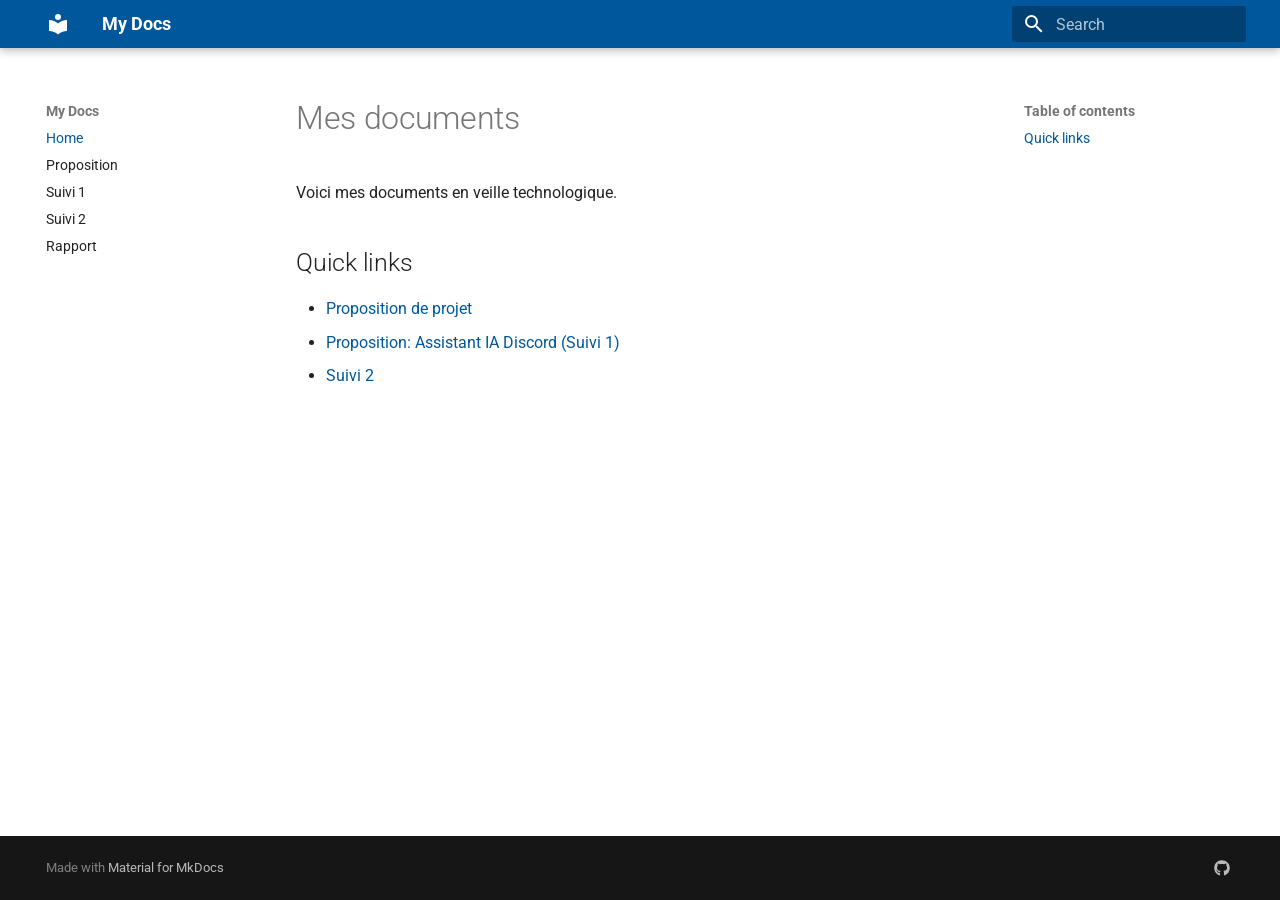
<file: index.html>
<!doctype html>
<html lang="en" class="no-js">
  <head>
    
      <meta charset="utf-8">
      <meta name="viewport" content="width=device-width,initial-scale=1">
      
      
      
      
      
        <link rel="next" href="proposition/">
      
      
        
      
      
      <link rel="icon" href="assets/images/favicon.png">
      <meta name="generator" content="mkdocs-1.6.1, mkdocs-material-9.7.6">
    
    
      
        <title>My Docs</title>
      
    
    
      <link rel="stylesheet" href="assets/stylesheets/main.484c7ddc.min.css">
      
      


    
    
      
    
    
      
        
        
        <link rel="preconnect" href="https://fonts.gstatic.com" crossorigin>
        <link rel="stylesheet" href="https://fonts.googleapis.com/css?family=Roboto:300,300i,400,400i,700,700i%7CRoboto+Mono:400,400i,700,700i&display=fallback">
        <style>:root{--md-text-font:"Roboto";--md-code-font:"Roboto Mono"}</style>
      
    
    
      <link rel="stylesheet" href="stylesheets/extra.css">
    
    <script>__md_scope=new URL(".",location),__md_hash=e=>[...e].reduce(((e,_)=>(e<<5)-e+_.charCodeAt(0)),0),__md_get=(e,_=localStorage,t=__md_scope)=>JSON.parse(_.getItem(t.pathname+"."+e)),__md_set=(e,_,t=localStorage,a=__md_scope)=>{try{t.setItem(a.pathname+"."+e,JSON.stringify(_))}catch(e){}}</script>
    
      

    
    
  </head>
  
  
    <body dir="ltr">
  
    
    <input class="md-toggle" data-md-toggle="drawer" type="checkbox" id="__drawer" autocomplete="off">
    <input class="md-toggle" data-md-toggle="search" type="checkbox" id="__search" autocomplete="off">
    <label class="md-overlay" for="__drawer"></label>
    <div data-md-component="skip">
      
        
        <a href="#mes-documents" class="md-skip">
          Skip to content
        </a>
      
    </div>
    <div data-md-component="announce">
      
    </div>
    
    
      

  

<header class="md-header md-header--shadow" data-md-component="header">
  <nav class="md-header__inner md-grid" aria-label="Header">
    <a href="." title="My Docs" class="md-header__button md-logo" aria-label="My Docs" data-md-component="logo">
      
  
  <svg xmlns="http://www.w3.org/2000/svg" viewBox="0 0 24 24"><path d="M12 8a3 3 0 0 0 3-3 3 3 0 0 0-3-3 3 3 0 0 0-3 3 3 3 0 0 0 3 3m0 3.54C9.64 9.35 6.5 8 3 8v11c3.5 0 6.64 1.35 9 3.54 2.36-2.19 5.5-3.54 9-3.54V8c-3.5 0-6.64 1.35-9 3.54"/></svg>

    </a>
    <label class="md-header__button md-icon" for="__drawer">
      
      <svg xmlns="http://www.w3.org/2000/svg" viewBox="0 0 24 24"><path d="M3 6h18v2H3zm0 5h18v2H3zm0 5h18v2H3z"/></svg>
    </label>
    <div class="md-header__title" data-md-component="header-title">
      <div class="md-header__ellipsis">
        <div class="md-header__topic">
          <span class="md-ellipsis">
            My Docs
          </span>
        </div>
        <div class="md-header__topic" data-md-component="header-topic">
          <span class="md-ellipsis">
            
              Home
            
          </span>
        </div>
      </div>
    </div>
    
    
      <script>var palette=__md_get("__palette");if(palette&&palette.color){if("(prefers-color-scheme)"===palette.color.media){var media=matchMedia("(prefers-color-scheme: light)"),input=document.querySelector(media.matches?"[data-md-color-media='(prefers-color-scheme: light)']":"[data-md-color-media='(prefers-color-scheme: dark)']");palette.color.media=input.getAttribute("data-md-color-media"),palette.color.scheme=input.getAttribute("data-md-color-scheme"),palette.color.primary=input.getAttribute("data-md-color-primary"),palette.color.accent=input.getAttribute("data-md-color-accent")}for(var[key,value]of Object.entries(palette.color))document.body.setAttribute("data-md-color-"+key,value)}</script>
    
    
    
      
      
        <label class="md-header__button md-icon" for="__search">
          
          <svg xmlns="http://www.w3.org/2000/svg" viewBox="0 0 24 24"><path d="M9.5 3A6.5 6.5 0 0 1 16 9.5c0 1.61-.59 3.09-1.56 4.23l.27.27h.79l5 5-1.5 1.5-5-5v-.79l-.27-.27A6.52 6.52 0 0 1 9.5 16 6.5 6.5 0 0 1 3 9.5 6.5 6.5 0 0 1 9.5 3m0 2C7 5 5 7 5 9.5S7 14 9.5 14 14 12 14 9.5 12 5 9.5 5"/></svg>
        </label>
        <div class="md-search" data-md-component="search" role="dialog">
  <label class="md-search__overlay" for="__search"></label>
  <div class="md-search__inner" role="search">
    <form class="md-search__form" name="search">
      <input type="text" class="md-search__input" name="query" aria-label="Search" placeholder="Search" autocapitalize="off" autocorrect="off" autocomplete="off" spellcheck="false" data-md-component="search-query" required>
      <label class="md-search__icon md-icon" for="__search">
        
        <svg xmlns="http://www.w3.org/2000/svg" viewBox="0 0 24 24"><path d="M9.5 3A6.5 6.5 0 0 1 16 9.5c0 1.61-.59 3.09-1.56 4.23l.27.27h.79l5 5-1.5 1.5-5-5v-.79l-.27-.27A6.52 6.52 0 0 1 9.5 16 6.5 6.5 0 0 1 3 9.5 6.5 6.5 0 0 1 9.5 3m0 2C7 5 5 7 5 9.5S7 14 9.5 14 14 12 14 9.5 12 5 9.5 5"/></svg>
        
        <svg xmlns="http://www.w3.org/2000/svg" viewBox="0 0 24 24"><path d="M20 11v2H8l5.5 5.5-1.42 1.42L4.16 12l7.92-7.92L13.5 5.5 8 11z"/></svg>
      </label>
      <nav class="md-search__options" aria-label="Search">
        
        <button type="reset" class="md-search__icon md-icon" title="Clear" aria-label="Clear" tabindex="-1">
          
          <svg xmlns="http://www.w3.org/2000/svg" viewBox="0 0 24 24"><path d="M19 6.41 17.59 5 12 10.59 6.41 5 5 6.41 10.59 12 5 17.59 6.41 19 12 13.41 17.59 19 19 17.59 13.41 12z"/></svg>
        </button>
      </nav>
      
    </form>
    <div class="md-search__output">
      <div class="md-search__scrollwrap" tabindex="0" data-md-scrollfix>
        <div class="md-search-result" data-md-component="search-result">
          <div class="md-search-result__meta">
            Initializing search
          </div>
          <ol class="md-search-result__list" role="presentation"></ol>
        </div>
      </div>
    </div>
  </div>
</div>
      
    
    
  </nav>
  
</header>
    
    <div class="md-container" data-md-component="container">
      
      
        
          
        
      
      <main class="md-main" data-md-component="main">
        <div class="md-main__inner md-grid">
          
            
              
              <div class="md-sidebar md-sidebar--primary" data-md-component="sidebar" data-md-type="navigation" >
                <div class="md-sidebar__scrollwrap">
                  <div class="md-sidebar__inner">
                    



<nav class="md-nav md-nav--primary" aria-label="Navigation" data-md-level="0">
  <label class="md-nav__title" for="__drawer">
    <a href="." title="My Docs" class="md-nav__button md-logo" aria-label="My Docs" data-md-component="logo">
      
  
  <svg xmlns="http://www.w3.org/2000/svg" viewBox="0 0 24 24"><path d="M12 8a3 3 0 0 0 3-3 3 3 0 0 0-3-3 3 3 0 0 0-3 3 3 3 0 0 0 3 3m0 3.54C9.64 9.35 6.5 8 3 8v11c3.5 0 6.64 1.35 9 3.54 2.36-2.19 5.5-3.54 9-3.54V8c-3.5 0-6.64 1.35-9 3.54"/></svg>

    </a>
    My Docs
  </label>
  
  <ul class="md-nav__list" data-md-scrollfix>
    
      
      
  
  
    
  
  
  
    <li class="md-nav__item md-nav__item--active">
      
      <input class="md-nav__toggle md-toggle" type="checkbox" id="__toc">
      
      
        
      
      
        <label class="md-nav__link md-nav__link--active" for="__toc">
          
  
  
  <span class="md-ellipsis">
    
  
    Home
  

    
  </span>
  
  

          <span class="md-nav__icon md-icon"></span>
        </label>
      
      <a href="." class="md-nav__link md-nav__link--active">
        
  
  
  <span class="md-ellipsis">
    
  
    Home
  

    
  </span>
  
  

      </a>
      
        

<nav class="md-nav md-nav--secondary" aria-label="Table of contents">
  
  
  
    
  
  
    <label class="md-nav__title" for="__toc">
      <span class="md-nav__icon md-icon"></span>
      Table of contents
    </label>
    <ul class="md-nav__list" data-md-component="toc" data-md-scrollfix>
      
        <li class="md-nav__item">
  <a href="#quick-links" class="md-nav__link">
    <span class="md-ellipsis">
      
        Quick links
      
    </span>
  </a>
  
</li>
      
    </ul>
  
</nav>
      
    </li>
  

    
      
      
  
  
  
  
    <li class="md-nav__item">
      <a href="proposition/" class="md-nav__link">
        
  
  
  <span class="md-ellipsis">
    
  
    Proposition
  

    
  </span>
  
  

      </a>
    </li>
  

    
      
      
  
  
  
  
    <li class="md-nav__item">
      <a href="suivi1/" class="md-nav__link">
        
  
  
  <span class="md-ellipsis">
    
  
    Suivi 1
  

    
  </span>
  
  

      </a>
    </li>
  

    
      
      
  
  
  
  
    <li class="md-nav__item">
      <a href="suivi2/" class="md-nav__link">
        
  
  
  <span class="md-ellipsis">
    
  
    Suivi 2
  

    
  </span>
  
  

      </a>
    </li>
  

    
      
      
  
  
  
  
    <li class="md-nav__item">
      <a href="rapport/" class="md-nav__link">
        
  
  
  <span class="md-ellipsis">
    
  
    Rapport
  

    
  </span>
  
  

      </a>
    </li>
  

    
  </ul>
</nav>
                  </div>
                </div>
              </div>
            
            
              
              <div class="md-sidebar md-sidebar--secondary" data-md-component="sidebar" data-md-type="toc" >
                <div class="md-sidebar__scrollwrap">
                  <div class="md-sidebar__inner">
                    

<nav class="md-nav md-nav--secondary" aria-label="Table of contents">
  
  
  
    
  
  
    <label class="md-nav__title" for="__toc">
      <span class="md-nav__icon md-icon"></span>
      Table of contents
    </label>
    <ul class="md-nav__list" data-md-component="toc" data-md-scrollfix>
      
        <li class="md-nav__item">
  <a href="#quick-links" class="md-nav__link">
    <span class="md-ellipsis">
      
        Quick links
      
    </span>
  </a>
  
</li>
      
    </ul>
  
</nav>
                  </div>
                </div>
              </div>
            
          
          
            <div class="md-content" data-md-component="content">
              
              <article class="md-content__inner md-typeset">
                
                  



<h1 id="mes-documents">Mes documents</h1>
<p>Voici mes documents en veille technologique.</p>
<h2 id="quick-links">Quick links</h2>
<ul>
<li><a href="proposition/">Proposition de projet</a></li>
<li><a href="suivi1/">Proposition: Assistant IA Discord (Suivi 1)</a></li>
<li><a href="suivi2/">Suivi 2</a></li>
</ul>












                
              </article>
            </div>
          
          
<script>var target=document.getElementById(location.hash.slice(1));target&&target.name&&(target.checked=target.name.startsWith("__tabbed_"))</script>
        </div>
        
      </main>
      
        <footer class="md-footer">
  
  <div class="md-footer-meta md-typeset">
    <div class="md-footer-meta__inner md-grid">
      <div class="md-copyright">
  
  
    Made with
    <a href="https://squidfunk.github.io/mkdocs-material/" target="_blank" rel="noopener">
      Material for MkDocs
    </a>
  
</div>
      
        
<div class="md-social">
  
    
    
    
    
    <a href="https://github.com/VEILLE-TECHNOLOGIQUE" target="_blank" rel="noopener" title="GitHub" class="md-social__link">
      <svg xmlns="http://www.w3.org/2000/svg" viewBox="0 0 512 512"><!--! Font Awesome Free 7.1.0 by @fontawesome - https://fontawesome.com License - https://fontawesome.com/license/free (Icons: CC BY 4.0, Fonts: SIL OFL 1.1, Code: MIT License) Copyright 2025 Fonticons, Inc.--><path d="M173.9 397.4c0 2-2.3 3.6-5.2 3.6-3.3.3-5.6-1.3-5.6-3.6 0-2 2.3-3.6 5.2-3.6 3-.3 5.6 1.3 5.6 3.6m-31.1-4.5c-.7 2 1.3 4.3 4.3 4.9 2.6 1 5.6 0 6.2-2s-1.3-4.3-4.3-5.2c-2.6-.7-5.5.3-6.2 2.3m44.2-1.7c-2.9.7-4.9 2.6-4.6 4.9.3 2 2.9 3.3 5.9 2.6 2.9-.7 4.9-2.6 4.6-4.6-.3-1.9-3-3.2-5.9-2.9M252.8 8C114.1 8 8 113.3 8 252c0 110.9 69.8 205.8 169.5 239.2 12.8 2.3 17.3-5.6 17.3-12.1 0-6.2-.3-40.4-.3-61.4 0 0-70 15-84.7-29.8 0 0-11.4-29.1-27.8-36.6 0 0-22.9-15.7 1.6-15.4 0 0 24.9 2 38.6 25.8 21.9 38.6 58.6 27.5 72.9 20.9 2.3-16 8.8-27.1 16-33.7-55.9-6.2-112.3-14.3-112.3-110.5 0-27.5 7.6-41.3 23.6-58.9-2.6-6.5-11.1-33.3 2.6-67.9 20.9-6.5 69 27 69 27 20-5.6 41.5-8.5 62.8-8.5s42.8 2.9 62.8 8.5c0 0 48.1-33.6 69-27 13.7 34.7 5.2 61.4 2.6 67.9 16 17.7 25.8 31.5 25.8 58.9 0 96.5-58.9 104.2-114.8 110.5 9.2 7.9 17 22.9 17 46.4 0 33.7-.3 75.4-.3 83.6 0 6.5 4.6 14.4 17.3 12.1C436.2 457.8 504 362.9 504 252 504 113.3 391.5 8 252.8 8M105.2 352.9c-1.3 1-1 3.3.7 5.2 1.6 1.6 3.9 2.3 5.2 1 1.3-1 1-3.3-.7-5.2-1.6-1.6-3.9-2.3-5.2-1m-10.8-8.1c-.7 1.3.3 2.9 2.3 3.9 1.6 1 3.6.7 4.3-.7.7-1.3-.3-2.9-2.3-3.9-2-.6-3.6-.3-4.3.7m32.4 35.6c-1.6 1.3-1 4.3 1.3 6.2 2.3 2.3 5.2 2.6 6.5 1 1.3-1.3.7-4.3-1.3-6.2-2.2-2.3-5.2-2.6-6.5-1m-11.4-14.7c-1.6 1-1.6 3.6 0 5.9s4.3 3.3 5.6 2.3c1.6-1.3 1.6-3.9 0-6.2-1.4-2.3-4-3.3-5.6-2"/></svg>
    </a>
  
</div>
      
    </div>
  </div>
</footer>
      
    </div>
    <div class="md-dialog" data-md-component="dialog">
      <div class="md-dialog__inner md-typeset"></div>
    </div>
    
    
    
      
      
      <script id="__config" type="application/json">{"annotate": null, "base": ".", "features": [], "search": "assets/javascripts/workers/search.2c215733.min.js", "tags": null, "translations": {"clipboard.copied": "Copied to clipboard", "clipboard.copy": "Copy to clipboard", "search.result.more.one": "1 more on this page", "search.result.more.other": "# more on this page", "search.result.none": "No matching documents", "search.result.one": "1 matching document", "search.result.other": "# matching documents", "search.result.placeholder": "Type to start searching", "search.result.term.missing": "Missing", "select.version": "Select version"}, "version": null}</script>
    
    
      <script src="assets/javascripts/bundle.79ae519e.min.js"></script>
      
    
  </body>
</html>
</file>
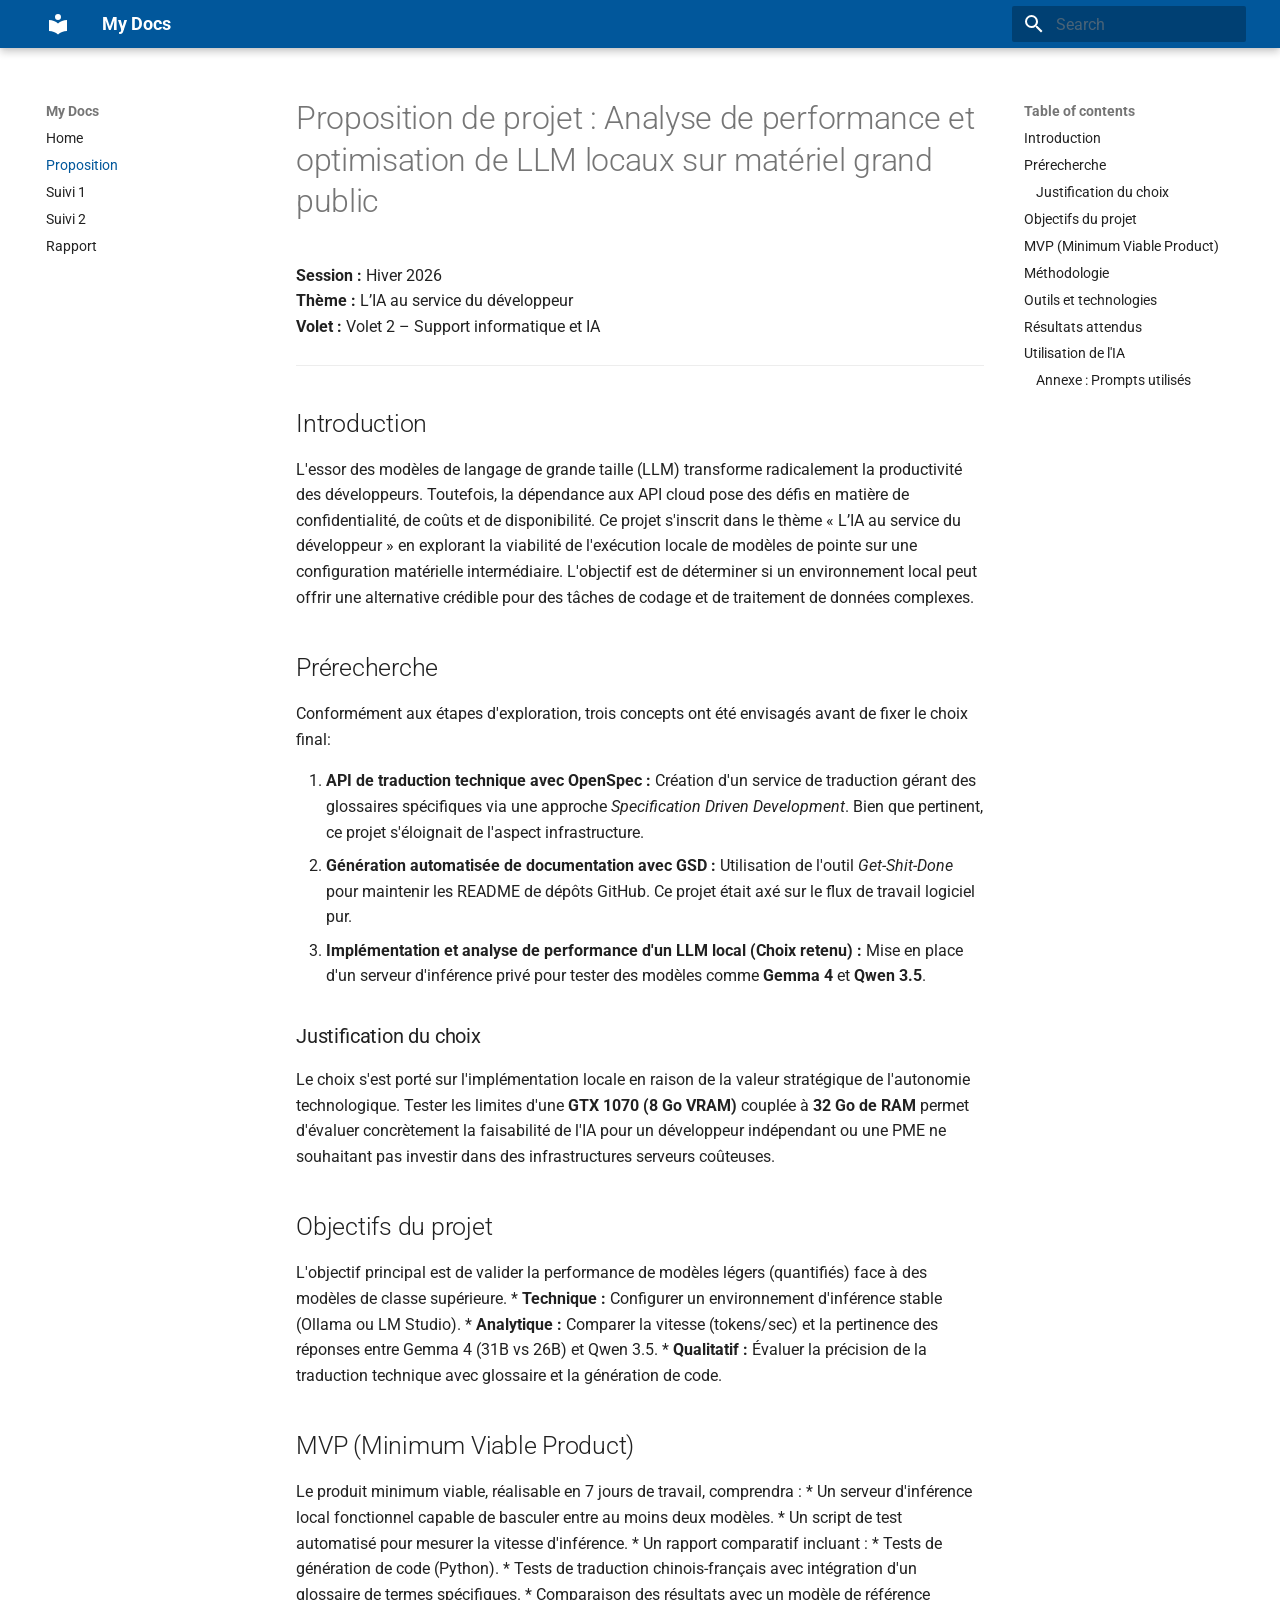
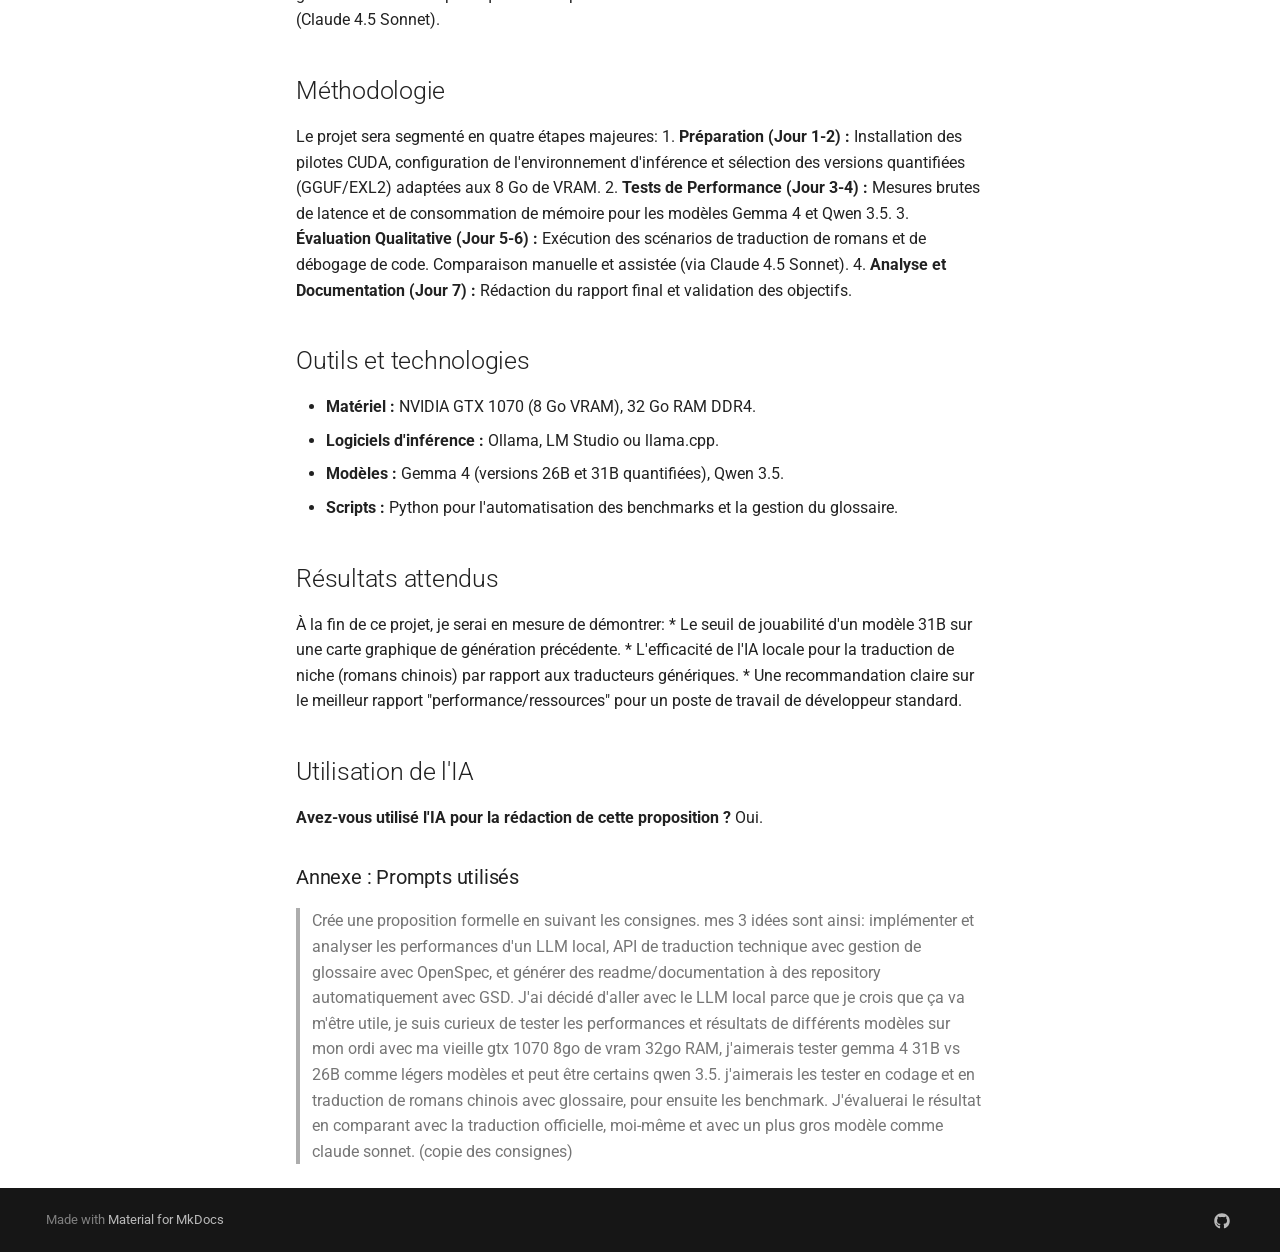
<file: proposition/index.html>
<!doctype html>
<html lang="en" class="no-js">
  <head>
    
      <meta charset="utf-8">
      <meta name="viewport" content="width=device-width,initial-scale=1">
      
      
      
      
        <link rel="prev" href="..">
      
      
        <link rel="next" href="../suivi1/">
      
      
        
      
      
      <link rel="icon" href="../assets/images/favicon.png">
      <meta name="generator" content="mkdocs-1.6.1, mkdocs-material-9.7.6">
    
    
      
        <title>Proposition - My Docs</title>
      
    
    
      <link rel="stylesheet" href="../assets/stylesheets/main.484c7ddc.min.css">
      
      


    
    
      
    
    
      
        
        
        <link rel="preconnect" href="https://fonts.gstatic.com" crossorigin>
        <link rel="stylesheet" href="https://fonts.googleapis.com/css?family=Roboto:300,300i,400,400i,700,700i%7CRoboto+Mono:400,400i,700,700i&display=fallback">
        <style>:root{--md-text-font:"Roboto";--md-code-font:"Roboto Mono"}</style>
      
    
    
      <link rel="stylesheet" href="../stylesheets/extra.css">
    
    <script>__md_scope=new URL("..",location),__md_hash=e=>[...e].reduce(((e,_)=>(e<<5)-e+_.charCodeAt(0)),0),__md_get=(e,_=localStorage,t=__md_scope)=>JSON.parse(_.getItem(t.pathname+"."+e)),__md_set=(e,_,t=localStorage,a=__md_scope)=>{try{t.setItem(a.pathname+"."+e,JSON.stringify(_))}catch(e){}}</script>
    
      

    
    
  </head>
  
  
    <body dir="ltr">
  
    
    <input class="md-toggle" data-md-toggle="drawer" type="checkbox" id="__drawer" autocomplete="off">
    <input class="md-toggle" data-md-toggle="search" type="checkbox" id="__search" autocomplete="off">
    <label class="md-overlay" for="__drawer"></label>
    <div data-md-component="skip">
      
        
        <a href="#proposition-de-projet-analyse-de-performance-et-optimisation-de-llm-locaux-sur-materiel-grand-public" class="md-skip">
          Skip to content
        </a>
      
    </div>
    <div data-md-component="announce">
      
    </div>
    
    
      

  

<header class="md-header md-header--shadow" data-md-component="header">
  <nav class="md-header__inner md-grid" aria-label="Header">
    <a href=".." title="My Docs" class="md-header__button md-logo" aria-label="My Docs" data-md-component="logo">
      
  
  <svg xmlns="http://www.w3.org/2000/svg" viewBox="0 0 24 24"><path d="M12 8a3 3 0 0 0 3-3 3 3 0 0 0-3-3 3 3 0 0 0-3 3 3 3 0 0 0 3 3m0 3.54C9.64 9.35 6.5 8 3 8v11c3.5 0 6.64 1.35 9 3.54 2.36-2.19 5.5-3.54 9-3.54V8c-3.5 0-6.64 1.35-9 3.54"/></svg>

    </a>
    <label class="md-header__button md-icon" for="__drawer">
      
      <svg xmlns="http://www.w3.org/2000/svg" viewBox="0 0 24 24"><path d="M3 6h18v2H3zm0 5h18v2H3zm0 5h18v2H3z"/></svg>
    </label>
    <div class="md-header__title" data-md-component="header-title">
      <div class="md-header__ellipsis">
        <div class="md-header__topic">
          <span class="md-ellipsis">
            My Docs
          </span>
        </div>
        <div class="md-header__topic" data-md-component="header-topic">
          <span class="md-ellipsis">
            
              Proposition
            
          </span>
        </div>
      </div>
    </div>
    
    
      <script>var palette=__md_get("__palette");if(palette&&palette.color){if("(prefers-color-scheme)"===palette.color.media){var media=matchMedia("(prefers-color-scheme: light)"),input=document.querySelector(media.matches?"[data-md-color-media='(prefers-color-scheme: light)']":"[data-md-color-media='(prefers-color-scheme: dark)']");palette.color.media=input.getAttribute("data-md-color-media"),palette.color.scheme=input.getAttribute("data-md-color-scheme"),palette.color.primary=input.getAttribute("data-md-color-primary"),palette.color.accent=input.getAttribute("data-md-color-accent")}for(var[key,value]of Object.entries(palette.color))document.body.setAttribute("data-md-color-"+key,value)}</script>
    
    
    
      
      
        <label class="md-header__button md-icon" for="__search">
          
          <svg xmlns="http://www.w3.org/2000/svg" viewBox="0 0 24 24"><path d="M9.5 3A6.5 6.5 0 0 1 16 9.5c0 1.61-.59 3.09-1.56 4.23l.27.27h.79l5 5-1.5 1.5-5-5v-.79l-.27-.27A6.52 6.52 0 0 1 9.5 16 6.5 6.5 0 0 1 3 9.5 6.5 6.5 0 0 1 9.5 3m0 2C7 5 5 7 5 9.5S7 14 9.5 14 14 12 14 9.5 12 5 9.5 5"/></svg>
        </label>
        <div class="md-search" data-md-component="search" role="dialog">
  <label class="md-search__overlay" for="__search"></label>
  <div class="md-search__inner" role="search">
    <form class="md-search__form" name="search">
      <input type="text" class="md-search__input" name="query" aria-label="Search" placeholder="Search" autocapitalize="off" autocorrect="off" autocomplete="off" spellcheck="false" data-md-component="search-query" required>
      <label class="md-search__icon md-icon" for="__search">
        
        <svg xmlns="http://www.w3.org/2000/svg" viewBox="0 0 24 24"><path d="M9.5 3A6.5 6.5 0 0 1 16 9.5c0 1.61-.59 3.09-1.56 4.23l.27.27h.79l5 5-1.5 1.5-5-5v-.79l-.27-.27A6.52 6.52 0 0 1 9.5 16 6.5 6.5 0 0 1 3 9.5 6.5 6.5 0 0 1 9.5 3m0 2C7 5 5 7 5 9.5S7 14 9.5 14 14 12 14 9.5 12 5 9.5 5"/></svg>
        
        <svg xmlns="http://www.w3.org/2000/svg" viewBox="0 0 24 24"><path d="M20 11v2H8l5.5 5.5-1.42 1.42L4.16 12l7.92-7.92L13.5 5.5 8 11z"/></svg>
      </label>
      <nav class="md-search__options" aria-label="Search">
        
        <button type="reset" class="md-search__icon md-icon" title="Clear" aria-label="Clear" tabindex="-1">
          
          <svg xmlns="http://www.w3.org/2000/svg" viewBox="0 0 24 24"><path d="M19 6.41 17.59 5 12 10.59 6.41 5 5 6.41 10.59 12 5 17.59 6.41 19 12 13.41 17.59 19 19 17.59 13.41 12z"/></svg>
        </button>
      </nav>
      
    </form>
    <div class="md-search__output">
      <div class="md-search__scrollwrap" tabindex="0" data-md-scrollfix>
        <div class="md-search-result" data-md-component="search-result">
          <div class="md-search-result__meta">
            Initializing search
          </div>
          <ol class="md-search-result__list" role="presentation"></ol>
        </div>
      </div>
    </div>
  </div>
</div>
      
    
    
  </nav>
  
</header>
    
    <div class="md-container" data-md-component="container">
      
      
        
          
        
      
      <main class="md-main" data-md-component="main">
        <div class="md-main__inner md-grid">
          
            
              
              <div class="md-sidebar md-sidebar--primary" data-md-component="sidebar" data-md-type="navigation" >
                <div class="md-sidebar__scrollwrap">
                  <div class="md-sidebar__inner">
                    



<nav class="md-nav md-nav--primary" aria-label="Navigation" data-md-level="0">
  <label class="md-nav__title" for="__drawer">
    <a href=".." title="My Docs" class="md-nav__button md-logo" aria-label="My Docs" data-md-component="logo">
      
  
  <svg xmlns="http://www.w3.org/2000/svg" viewBox="0 0 24 24"><path d="M12 8a3 3 0 0 0 3-3 3 3 0 0 0-3-3 3 3 0 0 0-3 3 3 3 0 0 0 3 3m0 3.54C9.64 9.35 6.5 8 3 8v11c3.5 0 6.64 1.35 9 3.54 2.36-2.19 5.5-3.54 9-3.54V8c-3.5 0-6.64 1.35-9 3.54"/></svg>

    </a>
    My Docs
  </label>
  
  <ul class="md-nav__list" data-md-scrollfix>
    
      
      
  
  
  
  
    <li class="md-nav__item">
      <a href=".." class="md-nav__link">
        
  
  
  <span class="md-ellipsis">
    
  
    Home
  

    
  </span>
  
  

      </a>
    </li>
  

    
      
      
  
  
    
  
  
  
    <li class="md-nav__item md-nav__item--active">
      
      <input class="md-nav__toggle md-toggle" type="checkbox" id="__toc">
      
      
        
      
      
        <label class="md-nav__link md-nav__link--active" for="__toc">
          
  
  
  <span class="md-ellipsis">
    
  
    Proposition
  

    
  </span>
  
  

          <span class="md-nav__icon md-icon"></span>
        </label>
      
      <a href="./" class="md-nav__link md-nav__link--active">
        
  
  
  <span class="md-ellipsis">
    
  
    Proposition
  

    
  </span>
  
  

      </a>
      
        

<nav class="md-nav md-nav--secondary" aria-label="Table of contents">
  
  
  
    
  
  
    <label class="md-nav__title" for="__toc">
      <span class="md-nav__icon md-icon"></span>
      Table of contents
    </label>
    <ul class="md-nav__list" data-md-component="toc" data-md-scrollfix>
      
        <li class="md-nav__item">
  <a href="#introduction" class="md-nav__link">
    <span class="md-ellipsis">
      
        Introduction
      
    </span>
  </a>
  
</li>
      
        <li class="md-nav__item">
  <a href="#prerecherche" class="md-nav__link">
    <span class="md-ellipsis">
      
        Prérecherche
      
    </span>
  </a>
  
    <nav class="md-nav" aria-label="Prérecherche">
      <ul class="md-nav__list">
        
          <li class="md-nav__item">
  <a href="#justification-du-choix" class="md-nav__link">
    <span class="md-ellipsis">
      
        Justification du choix
      
    </span>
  </a>
  
</li>
        
      </ul>
    </nav>
  
</li>
      
        <li class="md-nav__item">
  <a href="#objectifs-du-projet" class="md-nav__link">
    <span class="md-ellipsis">
      
        Objectifs du projet
      
    </span>
  </a>
  
</li>
      
        <li class="md-nav__item">
  <a href="#mvp-minimum-viable-product" class="md-nav__link">
    <span class="md-ellipsis">
      
        MVP (Minimum Viable Product)
      
    </span>
  </a>
  
</li>
      
        <li class="md-nav__item">
  <a href="#methodologie" class="md-nav__link">
    <span class="md-ellipsis">
      
        Méthodologie
      
    </span>
  </a>
  
</li>
      
        <li class="md-nav__item">
  <a href="#outils-et-technologies" class="md-nav__link">
    <span class="md-ellipsis">
      
        Outils et technologies
      
    </span>
  </a>
  
</li>
      
        <li class="md-nav__item">
  <a href="#resultats-attendus" class="md-nav__link">
    <span class="md-ellipsis">
      
        Résultats attendus
      
    </span>
  </a>
  
</li>
      
        <li class="md-nav__item">
  <a href="#utilisation-de-lia" class="md-nav__link">
    <span class="md-ellipsis">
      
        Utilisation de l'IA
      
    </span>
  </a>
  
    <nav class="md-nav" aria-label="Utilisation de l&#39;IA">
      <ul class="md-nav__list">
        
          <li class="md-nav__item">
  <a href="#annexe-prompts-utilises" class="md-nav__link">
    <span class="md-ellipsis">
      
        Annexe : Prompts utilisés
      
    </span>
  </a>
  
</li>
        
      </ul>
    </nav>
  
</li>
      
    </ul>
  
</nav>
      
    </li>
  

    
      
      
  
  
  
  
    <li class="md-nav__item">
      <a href="../suivi1/" class="md-nav__link">
        
  
  
  <span class="md-ellipsis">
    
  
    Suivi 1
  

    
  </span>
  
  

      </a>
    </li>
  

    
      
      
  
  
  
  
    <li class="md-nav__item">
      <a href="../suivi2/" class="md-nav__link">
        
  
  
  <span class="md-ellipsis">
    
  
    Suivi 2
  

    
  </span>
  
  

      </a>
    </li>
  

    
      
      
  
  
  
  
    <li class="md-nav__item">
      <a href="../rapport/" class="md-nav__link">
        
  
  
  <span class="md-ellipsis">
    
  
    Rapport
  

    
  </span>
  
  

      </a>
    </li>
  

    
  </ul>
</nav>
                  </div>
                </div>
              </div>
            
            
              
              <div class="md-sidebar md-sidebar--secondary" data-md-component="sidebar" data-md-type="toc" >
                <div class="md-sidebar__scrollwrap">
                  <div class="md-sidebar__inner">
                    

<nav class="md-nav md-nav--secondary" aria-label="Table of contents">
  
  
  
    
  
  
    <label class="md-nav__title" for="__toc">
      <span class="md-nav__icon md-icon"></span>
      Table of contents
    </label>
    <ul class="md-nav__list" data-md-component="toc" data-md-scrollfix>
      
        <li class="md-nav__item">
  <a href="#introduction" class="md-nav__link">
    <span class="md-ellipsis">
      
        Introduction
      
    </span>
  </a>
  
</li>
      
        <li class="md-nav__item">
  <a href="#prerecherche" class="md-nav__link">
    <span class="md-ellipsis">
      
        Prérecherche
      
    </span>
  </a>
  
    <nav class="md-nav" aria-label="Prérecherche">
      <ul class="md-nav__list">
        
          <li class="md-nav__item">
  <a href="#justification-du-choix" class="md-nav__link">
    <span class="md-ellipsis">
      
        Justification du choix
      
    </span>
  </a>
  
</li>
        
      </ul>
    </nav>
  
</li>
      
        <li class="md-nav__item">
  <a href="#objectifs-du-projet" class="md-nav__link">
    <span class="md-ellipsis">
      
        Objectifs du projet
      
    </span>
  </a>
  
</li>
      
        <li class="md-nav__item">
  <a href="#mvp-minimum-viable-product" class="md-nav__link">
    <span class="md-ellipsis">
      
        MVP (Minimum Viable Product)
      
    </span>
  </a>
  
</li>
      
        <li class="md-nav__item">
  <a href="#methodologie" class="md-nav__link">
    <span class="md-ellipsis">
      
        Méthodologie
      
    </span>
  </a>
  
</li>
      
        <li class="md-nav__item">
  <a href="#outils-et-technologies" class="md-nav__link">
    <span class="md-ellipsis">
      
        Outils et technologies
      
    </span>
  </a>
  
</li>
      
        <li class="md-nav__item">
  <a href="#resultats-attendus" class="md-nav__link">
    <span class="md-ellipsis">
      
        Résultats attendus
      
    </span>
  </a>
  
</li>
      
        <li class="md-nav__item">
  <a href="#utilisation-de-lia" class="md-nav__link">
    <span class="md-ellipsis">
      
        Utilisation de l'IA
      
    </span>
  </a>
  
    <nav class="md-nav" aria-label="Utilisation de l&#39;IA">
      <ul class="md-nav__list">
        
          <li class="md-nav__item">
  <a href="#annexe-prompts-utilises" class="md-nav__link">
    <span class="md-ellipsis">
      
        Annexe : Prompts utilisés
      
    </span>
  </a>
  
</li>
        
      </ul>
    </nav>
  
</li>
      
    </ul>
  
</nav>
                  </div>
                </div>
              </div>
            
          
          
            <div class="md-content" data-md-component="content">
              
              <article class="md-content__inner md-typeset">
                
                  



<h1 id="proposition-de-projet-analyse-de-performance-et-optimisation-de-llm-locaux-sur-materiel-grand-public">Proposition de projet : Analyse de performance et optimisation de LLM locaux sur matériel grand public</h1>
<p><strong>Session :</strong> Hiver 2026<br />
<strong>Thème :</strong> L’IA au service du développeur<br />
<strong>Volet :</strong> Volet 2 – Support informatique et IA</p>
<hr />
<h2 id="introduction">Introduction</h2>
<p>L'essor des modèles de langage de grande taille (LLM) transforme radicalement la productivité des développeurs. Toutefois, la dépendance aux API cloud pose des défis en matière de confidentialité, de coûts et de disponibilité. Ce projet s'inscrit dans le thème « L’IA au service du développeur » en explorant la viabilité de l'exécution locale de modèles de pointe sur une configuration matérielle intermédiaire. L'objectif est de déterminer si un environnement local peut offrir une alternative crédible pour des tâches de codage et de traitement de données complexes.</p>
<h2 id="prerecherche">Prérecherche</h2>
<p>Conformément aux étapes d'exploration, trois concepts ont été envisagés avant de fixer le choix final:</p>
<ol>
<li><strong>API de traduction technique avec OpenSpec :</strong> Création d'un service de traduction gérant des glossaires spécifiques via une approche <em>Specification Driven Development</em>. Bien que pertinent, ce projet s'éloignait de l'aspect infrastructure.</li>
<li><strong>Génération automatisée de documentation avec GSD :</strong> Utilisation de l'outil <em>Get-Shit-Done</em> pour maintenir les README de dépôts GitHub. Ce projet était axé sur le flux de travail logiciel pur.</li>
<li><strong>Implémentation et analyse de performance d'un LLM local (Choix retenu) :</strong> Mise en place d'un serveur d'inférence privé pour tester des modèles comme <strong>Gemma 4</strong> et <strong>Qwen 3.5</strong>.</li>
</ol>
<h3 id="justification-du-choix">Justification du choix</h3>
<p>Le choix s'est porté sur l'implémentation locale en raison de la valeur stratégique de l'autonomie technologique. Tester les limites d'une <strong>GTX 1070 (8 Go VRAM)</strong> couplée à <strong>32 Go de RAM</strong> permet d'évaluer concrètement la faisabilité de l'IA pour un développeur indépendant ou une PME ne souhaitant pas investir dans des infrastructures serveurs coûteuses.</p>
<h2 id="objectifs-du-projet">Objectifs du projet</h2>
<p>L'objectif principal est de valider la performance de modèles légers (quantifiés) face à des modèles de classe supérieure.
* <strong>Technique :</strong> Configurer un environnement d'inférence stable (Ollama ou LM Studio).
* <strong>Analytique :</strong> Comparer la vitesse (tokens/sec) et la pertinence des réponses entre Gemma 4 (31B vs 26B) et Qwen 3.5.
* <strong>Qualitatif :</strong> Évaluer la précision de la traduction technique avec glossaire et la génération de code.</p>
<h2 id="mvp-minimum-viable-product">MVP (Minimum Viable Product)</h2>
<p>Le produit minimum viable, réalisable en 7 jours de travail, comprendra :
* Un serveur d'inférence local fonctionnel capable de basculer entre au moins deux modèles.
* Un script de test automatisé pour mesurer la vitesse d'inférence.
* Un rapport comparatif incluant :
    * Tests de génération de code (Python).
    * Tests de traduction chinois-français avec intégration d'un glossaire de termes spécifiques.
    * Comparaison des résultats avec un modèle de référence (Claude 4.5 Sonnet).</p>
<h2 id="methodologie">Méthodologie</h2>
<p>Le projet sera segmenté en quatre étapes majeures:
1.  <strong>Préparation (Jour 1-2) :</strong> Installation des pilotes CUDA, configuration de l'environnement d'inférence et sélection des versions quantifiées (GGUF/EXL2) adaptées aux 8 Go de VRAM.
2.  <strong>Tests de Performance (Jour 3-4) :</strong> Mesures brutes de latence et de consommation de mémoire pour les modèles Gemma 4 et Qwen 3.5.
3.  <strong>Évaluation Qualitative (Jour 5-6) :</strong> Exécution des scénarios de traduction de romans et de débogage de code. Comparaison manuelle et assistée (via Claude 4.5 Sonnet).
4.  <strong>Analyse et Documentation (Jour 7) :</strong> Rédaction du rapport final et validation des objectifs.</p>
<h2 id="outils-et-technologies">Outils et technologies</h2>
<ul>
<li><strong>Matériel :</strong> NVIDIA GTX 1070 (8 Go VRAM), 32 Go RAM DDR4.</li>
<li><strong>Logiciels d'inférence :</strong> Ollama, LM Studio ou llama.cpp.</li>
<li><strong>Modèles :</strong> Gemma 4 (versions 26B et 31B quantifiées), Qwen 3.5.</li>
<li><strong>Scripts :</strong> Python pour l'automatisation des benchmarks et la gestion du glossaire.</li>
</ul>
<h2 id="resultats-attendus">Résultats attendus</h2>
<p>À la fin de ce projet, je serai en mesure de démontrer:
* Le seuil de jouabilité d'un modèle 31B sur une carte graphique de génération précédente.
* L'efficacité de l'IA locale pour la traduction de niche (romans chinois) par rapport aux traducteurs génériques.
* Une recommandation claire sur le meilleur rapport "performance/ressources" pour un poste de travail de développeur standard.</p>
<h2 id="utilisation-de-lia">Utilisation de l'IA</h2>
<p><strong>Avez-vous utilisé l'IA pour la rédaction de cette proposition ?</strong> Oui.</p>
<h3 id="annexe-prompts-utilises">Annexe : Prompts utilisés</h3>
<blockquote>
<p>Crée une proposition formelle en suivant les consignes. mes 3 idées sont ainsi: implémenter et analyser les performances d'un LLM local, API de traduction technique avec gestion de glossaire avec OpenSpec, et générer des readme/documentation à des repository automatiquement avec GSD. J'ai décidé d'aller avec le LLM local parce que je crois que ça va m'être utile, je suis curieux de tester les performances et résultats de différents modèles sur mon ordi avec ma vieille gtx 1070 8go de vram 32go RAM, j'aimerais tester gemma 4 31B vs 26B comme légers modèles et peut être certains qwen 3.5. j'aimerais les tester en codage et en traduction de romans chinois avec glossaire, pour ensuite les benchmark. J'évaluerai le résultat en comparant avec la traduction officielle, moi-même et avec un plus gros modèle comme claude sonnet. (copie des consignes)</p>
</blockquote>












                
              </article>
            </div>
          
          
<script>var target=document.getElementById(location.hash.slice(1));target&&target.name&&(target.checked=target.name.startsWith("__tabbed_"))</script>
        </div>
        
      </main>
      
        <footer class="md-footer">
  
  <div class="md-footer-meta md-typeset">
    <div class="md-footer-meta__inner md-grid">
      <div class="md-copyright">
  
  
    Made with
    <a href="https://squidfunk.github.io/mkdocs-material/" target="_blank" rel="noopener">
      Material for MkDocs
    </a>
  
</div>
      
        
<div class="md-social">
  
    
    
    
    
    <a href="https://github.com/VEILLE-TECHNOLOGIQUE" target="_blank" rel="noopener" title="GitHub" class="md-social__link">
      <svg xmlns="http://www.w3.org/2000/svg" viewBox="0 0 512 512"><!--! Font Awesome Free 7.1.0 by @fontawesome - https://fontawesome.com License - https://fontawesome.com/license/free (Icons: CC BY 4.0, Fonts: SIL OFL 1.1, Code: MIT License) Copyright 2025 Fonticons, Inc.--><path d="M173.9 397.4c0 2-2.3 3.6-5.2 3.6-3.3.3-5.6-1.3-5.6-3.6 0-2 2.3-3.6 5.2-3.6 3-.3 5.6 1.3 5.6 3.6m-31.1-4.5c-.7 2 1.3 4.3 4.3 4.9 2.6 1 5.6 0 6.2-2s-1.3-4.3-4.3-5.2c-2.6-.7-5.5.3-6.2 2.3m44.2-1.7c-2.9.7-4.9 2.6-4.6 4.9.3 2 2.9 3.3 5.9 2.6 2.9-.7 4.9-2.6 4.6-4.6-.3-1.9-3-3.2-5.9-2.9M252.8 8C114.1 8 8 113.3 8 252c0 110.9 69.8 205.8 169.5 239.2 12.8 2.3 17.3-5.6 17.3-12.1 0-6.2-.3-40.4-.3-61.4 0 0-70 15-84.7-29.8 0 0-11.4-29.1-27.8-36.6 0 0-22.9-15.7 1.6-15.4 0 0 24.9 2 38.6 25.8 21.9 38.6 58.6 27.5 72.9 20.9 2.3-16 8.8-27.1 16-33.7-55.9-6.2-112.3-14.3-112.3-110.5 0-27.5 7.6-41.3 23.6-58.9-2.6-6.5-11.1-33.3 2.6-67.9 20.9-6.5 69 27 69 27 20-5.6 41.5-8.5 62.8-8.5s42.8 2.9 62.8 8.5c0 0 48.1-33.6 69-27 13.7 34.7 5.2 61.4 2.6 67.9 16 17.7 25.8 31.5 25.8 58.9 0 96.5-58.9 104.2-114.8 110.5 9.2 7.9 17 22.9 17 46.4 0 33.7-.3 75.4-.3 83.6 0 6.5 4.6 14.4 17.3 12.1C436.2 457.8 504 362.9 504 252 504 113.3 391.5 8 252.8 8M105.2 352.9c-1.3 1-1 3.3.7 5.2 1.6 1.6 3.9 2.3 5.2 1 1.3-1 1-3.3-.7-5.2-1.6-1.6-3.9-2.3-5.2-1m-10.8-8.1c-.7 1.3.3 2.9 2.3 3.9 1.6 1 3.6.7 4.3-.7.7-1.3-.3-2.9-2.3-3.9-2-.6-3.6-.3-4.3.7m32.4 35.6c-1.6 1.3-1 4.3 1.3 6.2 2.3 2.3 5.2 2.6 6.5 1 1.3-1.3.7-4.3-1.3-6.2-2.2-2.3-5.2-2.6-6.5-1m-11.4-14.7c-1.6 1-1.6 3.6 0 5.9s4.3 3.3 5.6 2.3c1.6-1.3 1.6-3.9 0-6.2-1.4-2.3-4-3.3-5.6-2"/></svg>
    </a>
  
</div>
      
    </div>
  </div>
</footer>
      
    </div>
    <div class="md-dialog" data-md-component="dialog">
      <div class="md-dialog__inner md-typeset"></div>
    </div>
    
    
    
      
      
      <script id="__config" type="application/json">{"annotate": null, "base": "..", "features": [], "search": "../assets/javascripts/workers/search.2c215733.min.js", "tags": null, "translations": {"clipboard.copied": "Copied to clipboard", "clipboard.copy": "Copy to clipboard", "search.result.more.one": "1 more on this page", "search.result.more.other": "# more on this page", "search.result.none": "No matching documents", "search.result.one": "1 matching document", "search.result.other": "# matching documents", "search.result.placeholder": "Type to start searching", "search.result.term.missing": "Missing", "select.version": "Select version"}, "version": null}</script>
    
    
      <script src="../assets/javascripts/bundle.79ae519e.min.js"></script>
      
    
  </body>
</html>
</file>
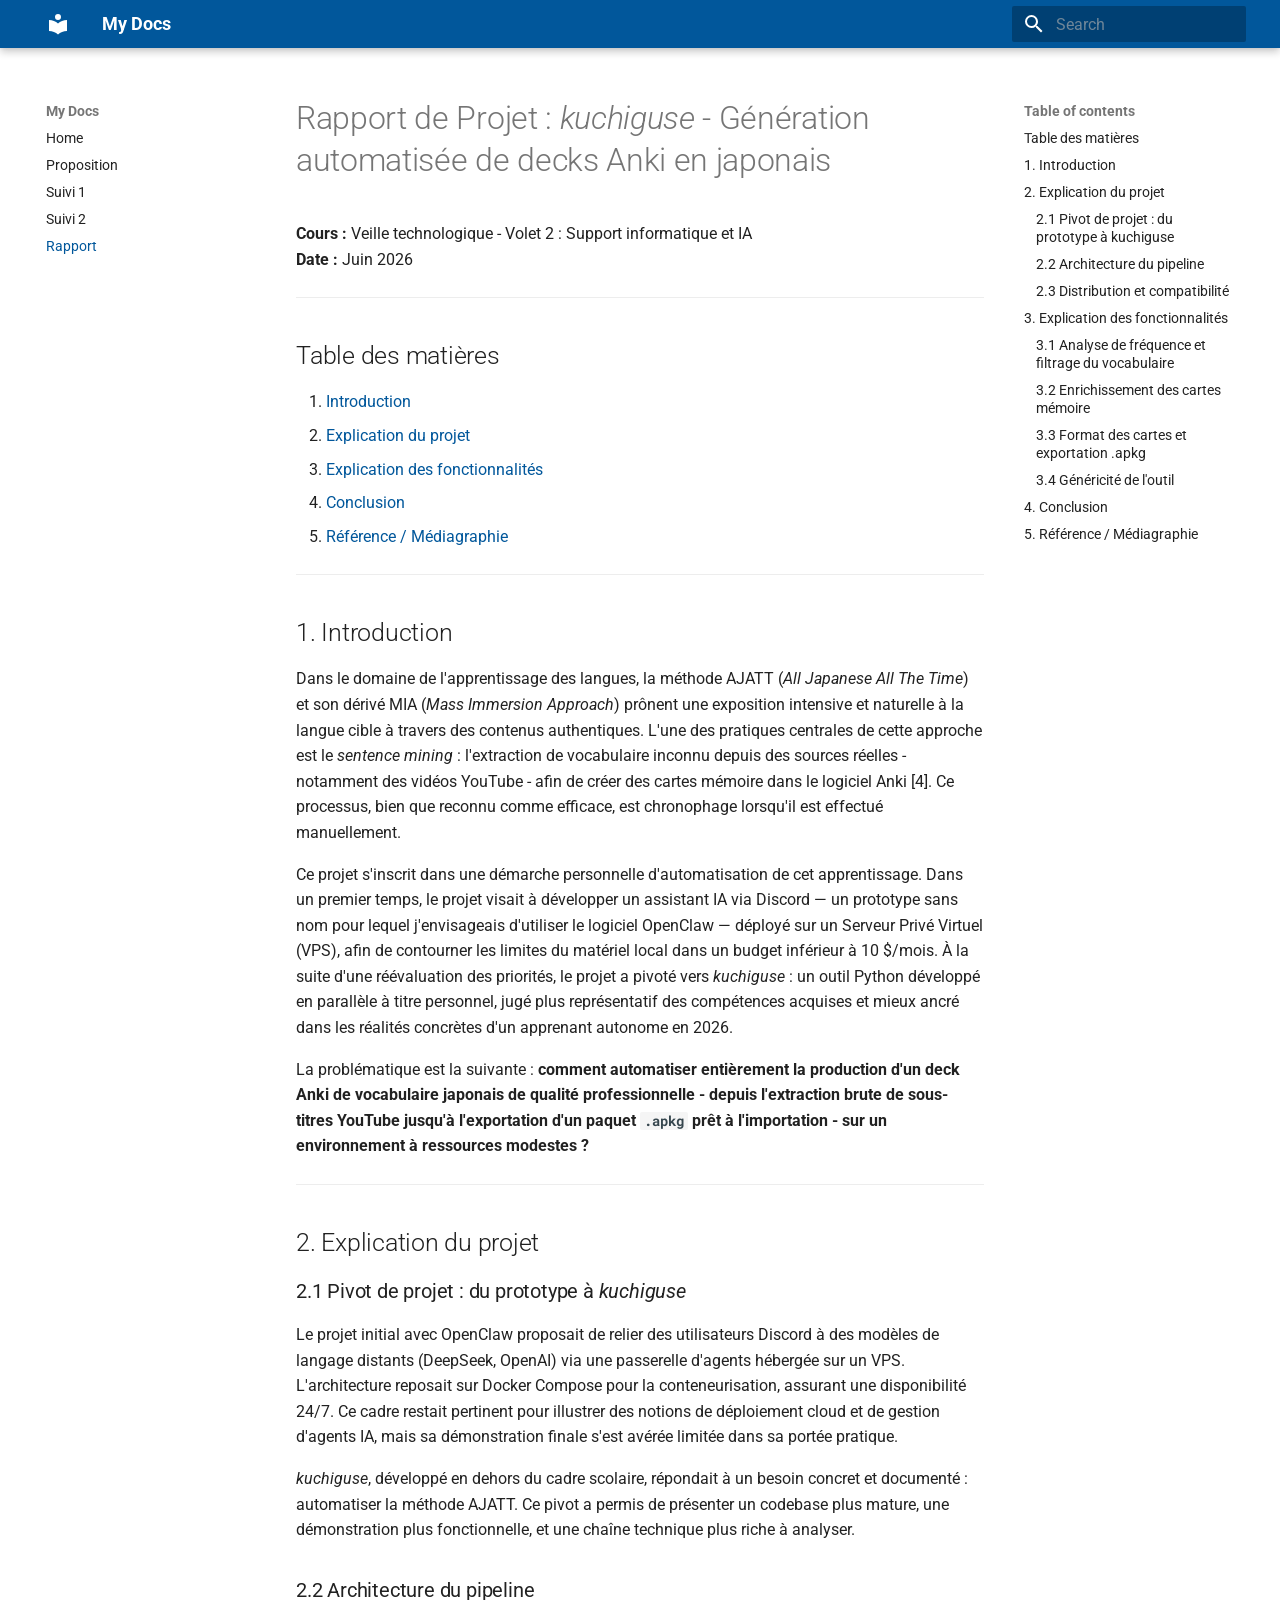
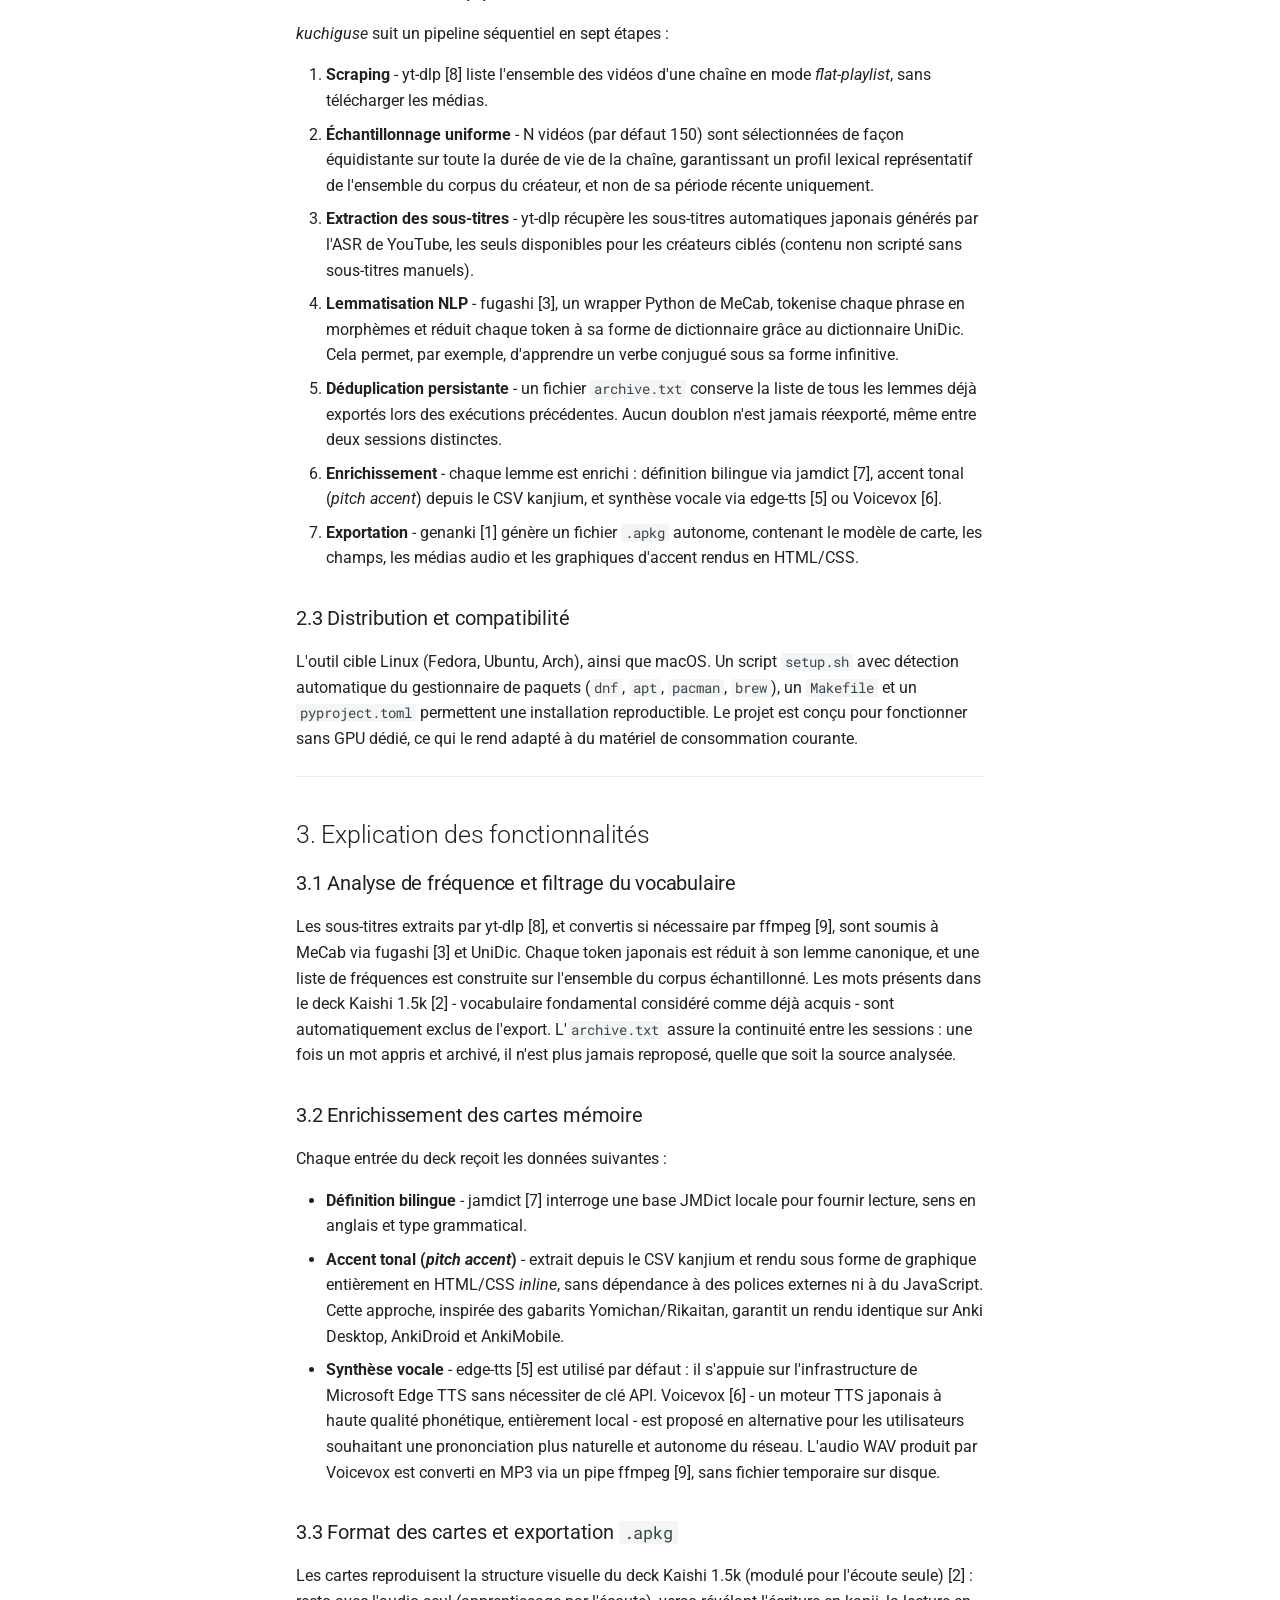
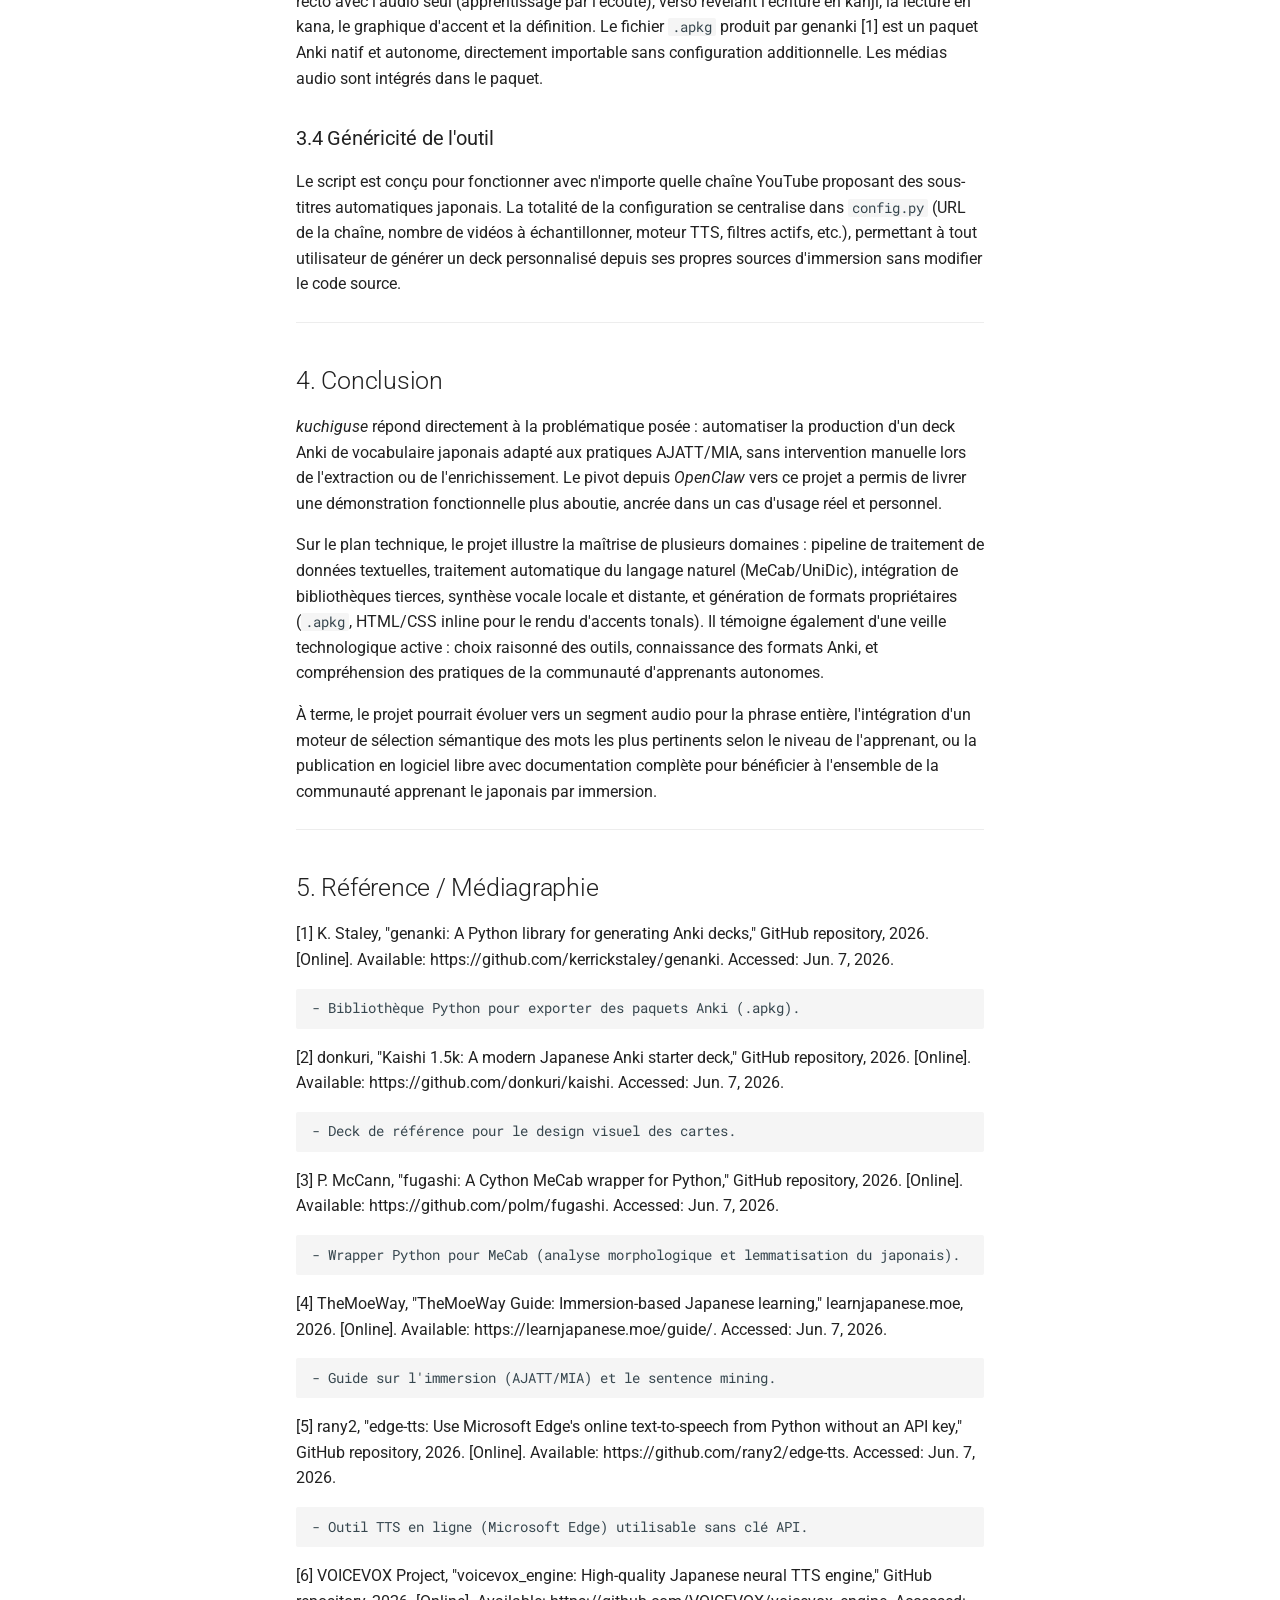
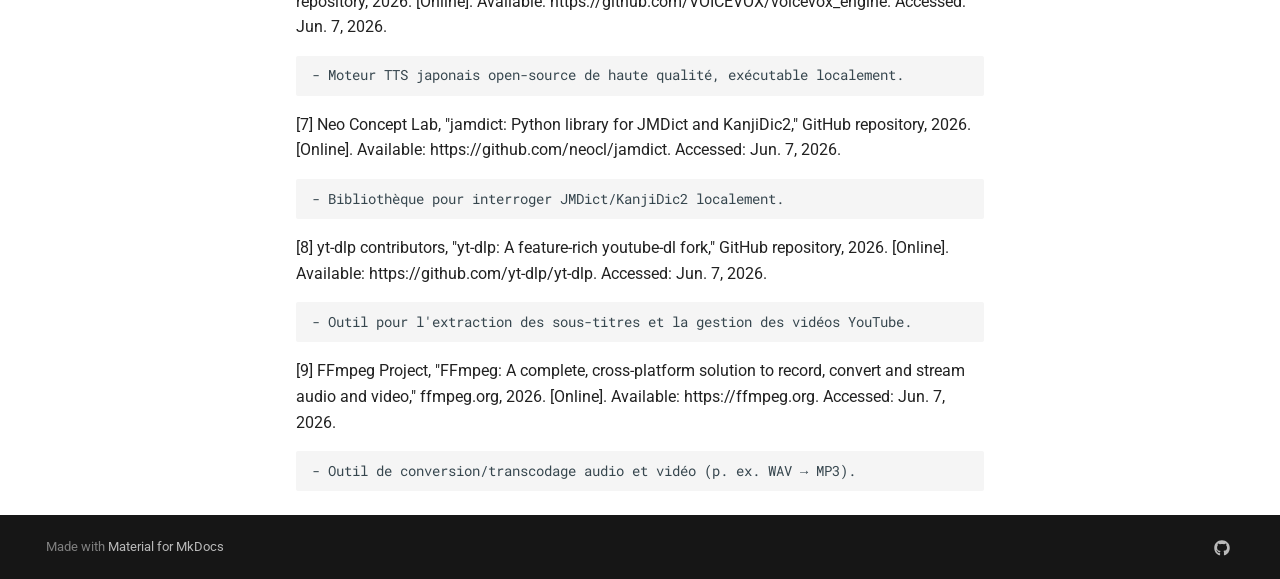
<file: rapport/index.html>
<!doctype html>
<html lang="en" class="no-js">
  <head>
    
      <meta charset="utf-8">
      <meta name="viewport" content="width=device-width,initial-scale=1">
      
      
      
      
        <link rel="prev" href="../suivi2/">
      
      
      
        
      
      
      <link rel="icon" href="../assets/images/favicon.png">
      <meta name="generator" content="mkdocs-1.6.1, mkdocs-material-9.7.6">
    
    
      
        <title>Rapport - My Docs</title>
      
    
    
      <link rel="stylesheet" href="../assets/stylesheets/main.484c7ddc.min.css">
      
      


    
    
      
    
    
      
        
        
        <link rel="preconnect" href="https://fonts.gstatic.com" crossorigin>
        <link rel="stylesheet" href="https://fonts.googleapis.com/css?family=Roboto:300,300i,400,400i,700,700i%7CRoboto+Mono:400,400i,700,700i&display=fallback">
        <style>:root{--md-text-font:"Roboto";--md-code-font:"Roboto Mono"}</style>
      
    
    
      <link rel="stylesheet" href="../stylesheets/extra.css">
    
    <script>__md_scope=new URL("..",location),__md_hash=e=>[...e].reduce(((e,_)=>(e<<5)-e+_.charCodeAt(0)),0),__md_get=(e,_=localStorage,t=__md_scope)=>JSON.parse(_.getItem(t.pathname+"."+e)),__md_set=(e,_,t=localStorage,a=__md_scope)=>{try{t.setItem(a.pathname+"."+e,JSON.stringify(_))}catch(e){}}</script>
    
      

    
    
  </head>
  
  
    <body dir="ltr">
  
    
    <input class="md-toggle" data-md-toggle="drawer" type="checkbox" id="__drawer" autocomplete="off">
    <input class="md-toggle" data-md-toggle="search" type="checkbox" id="__search" autocomplete="off">
    <label class="md-overlay" for="__drawer"></label>
    <div data-md-component="skip">
      
        
        <a href="#rapport-de-projet-kuchiguse-generation-automatisee-de-decks-anki-en-japonais" class="md-skip">
          Skip to content
        </a>
      
    </div>
    <div data-md-component="announce">
      
    </div>
    
    
      

  

<header class="md-header md-header--shadow" data-md-component="header">
  <nav class="md-header__inner md-grid" aria-label="Header">
    <a href=".." title="My Docs" class="md-header__button md-logo" aria-label="My Docs" data-md-component="logo">
      
  
  <svg xmlns="http://www.w3.org/2000/svg" viewBox="0 0 24 24"><path d="M12 8a3 3 0 0 0 3-3 3 3 0 0 0-3-3 3 3 0 0 0-3 3 3 3 0 0 0 3 3m0 3.54C9.64 9.35 6.5 8 3 8v11c3.5 0 6.64 1.35 9 3.54 2.36-2.19 5.5-3.54 9-3.54V8c-3.5 0-6.64 1.35-9 3.54"/></svg>

    </a>
    <label class="md-header__button md-icon" for="__drawer">
      
      <svg xmlns="http://www.w3.org/2000/svg" viewBox="0 0 24 24"><path d="M3 6h18v2H3zm0 5h18v2H3zm0 5h18v2H3z"/></svg>
    </label>
    <div class="md-header__title" data-md-component="header-title">
      <div class="md-header__ellipsis">
        <div class="md-header__topic">
          <span class="md-ellipsis">
            My Docs
          </span>
        </div>
        <div class="md-header__topic" data-md-component="header-topic">
          <span class="md-ellipsis">
            
              Rapport
            
          </span>
        </div>
      </div>
    </div>
    
    
      <script>var palette=__md_get("__palette");if(palette&&palette.color){if("(prefers-color-scheme)"===palette.color.media){var media=matchMedia("(prefers-color-scheme: light)"),input=document.querySelector(media.matches?"[data-md-color-media='(prefers-color-scheme: light)']":"[data-md-color-media='(prefers-color-scheme: dark)']");palette.color.media=input.getAttribute("data-md-color-media"),palette.color.scheme=input.getAttribute("data-md-color-scheme"),palette.color.primary=input.getAttribute("data-md-color-primary"),palette.color.accent=input.getAttribute("data-md-color-accent")}for(var[key,value]of Object.entries(palette.color))document.body.setAttribute("data-md-color-"+key,value)}</script>
    
    
    
      
      
        <label class="md-header__button md-icon" for="__search">
          
          <svg xmlns="http://www.w3.org/2000/svg" viewBox="0 0 24 24"><path d="M9.5 3A6.5 6.5 0 0 1 16 9.5c0 1.61-.59 3.09-1.56 4.23l.27.27h.79l5 5-1.5 1.5-5-5v-.79l-.27-.27A6.52 6.52 0 0 1 9.5 16 6.5 6.5 0 0 1 3 9.5 6.5 6.5 0 0 1 9.5 3m0 2C7 5 5 7 5 9.5S7 14 9.5 14 14 12 14 9.5 12 5 9.5 5"/></svg>
        </label>
        <div class="md-search" data-md-component="search" role="dialog">
  <label class="md-search__overlay" for="__search"></label>
  <div class="md-search__inner" role="search">
    <form class="md-search__form" name="search">
      <input type="text" class="md-search__input" name="query" aria-label="Search" placeholder="Search" autocapitalize="off" autocorrect="off" autocomplete="off" spellcheck="false" data-md-component="search-query" required>
      <label class="md-search__icon md-icon" for="__search">
        
        <svg xmlns="http://www.w3.org/2000/svg" viewBox="0 0 24 24"><path d="M9.5 3A6.5 6.5 0 0 1 16 9.5c0 1.61-.59 3.09-1.56 4.23l.27.27h.79l5 5-1.5 1.5-5-5v-.79l-.27-.27A6.52 6.52 0 0 1 9.5 16 6.5 6.5 0 0 1 3 9.5 6.5 6.5 0 0 1 9.5 3m0 2C7 5 5 7 5 9.5S7 14 9.5 14 14 12 14 9.5 12 5 9.5 5"/></svg>
        
        <svg xmlns="http://www.w3.org/2000/svg" viewBox="0 0 24 24"><path d="M20 11v2H8l5.5 5.5-1.42 1.42L4.16 12l7.92-7.92L13.5 5.5 8 11z"/></svg>
      </label>
      <nav class="md-search__options" aria-label="Search">
        
        <button type="reset" class="md-search__icon md-icon" title="Clear" aria-label="Clear" tabindex="-1">
          
          <svg xmlns="http://www.w3.org/2000/svg" viewBox="0 0 24 24"><path d="M19 6.41 17.59 5 12 10.59 6.41 5 5 6.41 10.59 12 5 17.59 6.41 19 12 13.41 17.59 19 19 17.59 13.41 12z"/></svg>
        </button>
      </nav>
      
    </form>
    <div class="md-search__output">
      <div class="md-search__scrollwrap" tabindex="0" data-md-scrollfix>
        <div class="md-search-result" data-md-component="search-result">
          <div class="md-search-result__meta">
            Initializing search
          </div>
          <ol class="md-search-result__list" role="presentation"></ol>
        </div>
      </div>
    </div>
  </div>
</div>
      
    
    
  </nav>
  
</header>
    
    <div class="md-container" data-md-component="container">
      
      
        
          
        
      
      <main class="md-main" data-md-component="main">
        <div class="md-main__inner md-grid">
          
            
              
              <div class="md-sidebar md-sidebar--primary" data-md-component="sidebar" data-md-type="navigation" >
                <div class="md-sidebar__scrollwrap">
                  <div class="md-sidebar__inner">
                    



<nav class="md-nav md-nav--primary" aria-label="Navigation" data-md-level="0">
  <label class="md-nav__title" for="__drawer">
    <a href=".." title="My Docs" class="md-nav__button md-logo" aria-label="My Docs" data-md-component="logo">
      
  
  <svg xmlns="http://www.w3.org/2000/svg" viewBox="0 0 24 24"><path d="M12 8a3 3 0 0 0 3-3 3 3 0 0 0-3-3 3 3 0 0 0-3 3 3 3 0 0 0 3 3m0 3.54C9.64 9.35 6.5 8 3 8v11c3.5 0 6.64 1.35 9 3.54 2.36-2.19 5.5-3.54 9-3.54V8c-3.5 0-6.64 1.35-9 3.54"/></svg>

    </a>
    My Docs
  </label>
  
  <ul class="md-nav__list" data-md-scrollfix>
    
      
      
  
  
  
  
    <li class="md-nav__item">
      <a href=".." class="md-nav__link">
        
  
  
  <span class="md-ellipsis">
    
  
    Home
  

    
  </span>
  
  

      </a>
    </li>
  

    
      
      
  
  
  
  
    <li class="md-nav__item">
      <a href="../proposition/" class="md-nav__link">
        
  
  
  <span class="md-ellipsis">
    
  
    Proposition
  

    
  </span>
  
  

      </a>
    </li>
  

    
      
      
  
  
  
  
    <li class="md-nav__item">
      <a href="../suivi1/" class="md-nav__link">
        
  
  
  <span class="md-ellipsis">
    
  
    Suivi 1
  

    
  </span>
  
  

      </a>
    </li>
  

    
      
      
  
  
  
  
    <li class="md-nav__item">
      <a href="../suivi2/" class="md-nav__link">
        
  
  
  <span class="md-ellipsis">
    
  
    Suivi 2
  

    
  </span>
  
  

      </a>
    </li>
  

    
      
      
  
  
    
  
  
  
    <li class="md-nav__item md-nav__item--active">
      
      <input class="md-nav__toggle md-toggle" type="checkbox" id="__toc">
      
      
        
      
      
        <label class="md-nav__link md-nav__link--active" for="__toc">
          
  
  
  <span class="md-ellipsis">
    
  
    Rapport
  

    
  </span>
  
  

          <span class="md-nav__icon md-icon"></span>
        </label>
      
      <a href="./" class="md-nav__link md-nav__link--active">
        
  
  
  <span class="md-ellipsis">
    
  
    Rapport
  

    
  </span>
  
  

      </a>
      
        

<nav class="md-nav md-nav--secondary" aria-label="Table of contents">
  
  
  
    
  
  
    <label class="md-nav__title" for="__toc">
      <span class="md-nav__icon md-icon"></span>
      Table of contents
    </label>
    <ul class="md-nav__list" data-md-component="toc" data-md-scrollfix>
      
        <li class="md-nav__item">
  <a href="#table-des-matieres" class="md-nav__link">
    <span class="md-ellipsis">
      
        Table des matières
      
    </span>
  </a>
  
</li>
      
        <li class="md-nav__item">
  <a href="#1-introduction" class="md-nav__link">
    <span class="md-ellipsis">
      
        1. Introduction
      
    </span>
  </a>
  
</li>
      
        <li class="md-nav__item">
  <a href="#2-explication-du-projet" class="md-nav__link">
    <span class="md-ellipsis">
      
        2. Explication du projet
      
    </span>
  </a>
  
    <nav class="md-nav" aria-label="2. Explication du projet">
      <ul class="md-nav__list">
        
          <li class="md-nav__item">
  <a href="#21-pivot-de-projet-du-prototype-a-kuchiguse" class="md-nav__link">
    <span class="md-ellipsis">
      
        2.1 Pivot de projet : du prototype à kuchiguse
      
    </span>
  </a>
  
</li>
        
          <li class="md-nav__item">
  <a href="#22-architecture-du-pipeline" class="md-nav__link">
    <span class="md-ellipsis">
      
        2.2 Architecture du pipeline
      
    </span>
  </a>
  
</li>
        
          <li class="md-nav__item">
  <a href="#23-distribution-et-compatibilite" class="md-nav__link">
    <span class="md-ellipsis">
      
        2.3 Distribution et compatibilité
      
    </span>
  </a>
  
</li>
        
      </ul>
    </nav>
  
</li>
      
        <li class="md-nav__item">
  <a href="#3-explication-des-fonctionnalites" class="md-nav__link">
    <span class="md-ellipsis">
      
        3. Explication des fonctionnalités
      
    </span>
  </a>
  
    <nav class="md-nav" aria-label="3. Explication des fonctionnalités">
      <ul class="md-nav__list">
        
          <li class="md-nav__item">
  <a href="#31-analyse-de-frequence-et-filtrage-du-vocabulaire" class="md-nav__link">
    <span class="md-ellipsis">
      
        3.1 Analyse de fréquence et filtrage du vocabulaire
      
    </span>
  </a>
  
</li>
        
          <li class="md-nav__item">
  <a href="#32-enrichissement-des-cartes-memoire" class="md-nav__link">
    <span class="md-ellipsis">
      
        3.2 Enrichissement des cartes mémoire
      
    </span>
  </a>
  
</li>
        
          <li class="md-nav__item">
  <a href="#33-format-des-cartes-et-exportation-apkg" class="md-nav__link">
    <span class="md-ellipsis">
      
        3.3 Format des cartes et exportation .apkg
      
    </span>
  </a>
  
</li>
        
          <li class="md-nav__item">
  <a href="#34-genericite-de-loutil" class="md-nav__link">
    <span class="md-ellipsis">
      
        3.4 Généricité de l'outil
      
    </span>
  </a>
  
</li>
        
      </ul>
    </nav>
  
</li>
      
        <li class="md-nav__item">
  <a href="#4-conclusion" class="md-nav__link">
    <span class="md-ellipsis">
      
        4. Conclusion
      
    </span>
  </a>
  
</li>
      
        <li class="md-nav__item">
  <a href="#5-reference-mediagraphie" class="md-nav__link">
    <span class="md-ellipsis">
      
        5. Référence / Médiagraphie
      
    </span>
  </a>
  
</li>
      
    </ul>
  
</nav>
      
    </li>
  

    
  </ul>
</nav>
                  </div>
                </div>
              </div>
            
            
              
              <div class="md-sidebar md-sidebar--secondary" data-md-component="sidebar" data-md-type="toc" >
                <div class="md-sidebar__scrollwrap">
                  <div class="md-sidebar__inner">
                    

<nav class="md-nav md-nav--secondary" aria-label="Table of contents">
  
  
  
    
  
  
    <label class="md-nav__title" for="__toc">
      <span class="md-nav__icon md-icon"></span>
      Table of contents
    </label>
    <ul class="md-nav__list" data-md-component="toc" data-md-scrollfix>
      
        <li class="md-nav__item">
  <a href="#table-des-matieres" class="md-nav__link">
    <span class="md-ellipsis">
      
        Table des matières
      
    </span>
  </a>
  
</li>
      
        <li class="md-nav__item">
  <a href="#1-introduction" class="md-nav__link">
    <span class="md-ellipsis">
      
        1. Introduction
      
    </span>
  </a>
  
</li>
      
        <li class="md-nav__item">
  <a href="#2-explication-du-projet" class="md-nav__link">
    <span class="md-ellipsis">
      
        2. Explication du projet
      
    </span>
  </a>
  
    <nav class="md-nav" aria-label="2. Explication du projet">
      <ul class="md-nav__list">
        
          <li class="md-nav__item">
  <a href="#21-pivot-de-projet-du-prototype-a-kuchiguse" class="md-nav__link">
    <span class="md-ellipsis">
      
        2.1 Pivot de projet : du prototype à kuchiguse
      
    </span>
  </a>
  
</li>
        
          <li class="md-nav__item">
  <a href="#22-architecture-du-pipeline" class="md-nav__link">
    <span class="md-ellipsis">
      
        2.2 Architecture du pipeline
      
    </span>
  </a>
  
</li>
        
          <li class="md-nav__item">
  <a href="#23-distribution-et-compatibilite" class="md-nav__link">
    <span class="md-ellipsis">
      
        2.3 Distribution et compatibilité
      
    </span>
  </a>
  
</li>
        
      </ul>
    </nav>
  
</li>
      
        <li class="md-nav__item">
  <a href="#3-explication-des-fonctionnalites" class="md-nav__link">
    <span class="md-ellipsis">
      
        3. Explication des fonctionnalités
      
    </span>
  </a>
  
    <nav class="md-nav" aria-label="3. Explication des fonctionnalités">
      <ul class="md-nav__list">
        
          <li class="md-nav__item">
  <a href="#31-analyse-de-frequence-et-filtrage-du-vocabulaire" class="md-nav__link">
    <span class="md-ellipsis">
      
        3.1 Analyse de fréquence et filtrage du vocabulaire
      
    </span>
  </a>
  
</li>
        
          <li class="md-nav__item">
  <a href="#32-enrichissement-des-cartes-memoire" class="md-nav__link">
    <span class="md-ellipsis">
      
        3.2 Enrichissement des cartes mémoire
      
    </span>
  </a>
  
</li>
        
          <li class="md-nav__item">
  <a href="#33-format-des-cartes-et-exportation-apkg" class="md-nav__link">
    <span class="md-ellipsis">
      
        3.3 Format des cartes et exportation .apkg
      
    </span>
  </a>
  
</li>
        
          <li class="md-nav__item">
  <a href="#34-genericite-de-loutil" class="md-nav__link">
    <span class="md-ellipsis">
      
        3.4 Généricité de l'outil
      
    </span>
  </a>
  
</li>
        
      </ul>
    </nav>
  
</li>
      
        <li class="md-nav__item">
  <a href="#4-conclusion" class="md-nav__link">
    <span class="md-ellipsis">
      
        4. Conclusion
      
    </span>
  </a>
  
</li>
      
        <li class="md-nav__item">
  <a href="#5-reference-mediagraphie" class="md-nav__link">
    <span class="md-ellipsis">
      
        5. Référence / Médiagraphie
      
    </span>
  </a>
  
</li>
      
    </ul>
  
</nav>
                  </div>
                </div>
              </div>
            
          
          
            <div class="md-content" data-md-component="content">
              
              <article class="md-content__inner md-typeset">
                
                  



<h1 id="rapport-de-projet-kuchiguse-generation-automatisee-de-decks-anki-en-japonais">Rapport de Projet : <em>kuchiguse</em> - Génération automatisée de decks Anki en japonais</h1>
<p><strong>Cours :</strong> Veille technologique - Volet 2 : Support informatique et IA<br />
<strong>Date :</strong> Juin 2026</p>
<hr />
<h2 id="table-des-matieres">Table des matières</h2>
<ol>
<li><a href="#1-introduction">Introduction</a></li>
<li><a href="#2-explication-du-projet">Explication du projet</a></li>
<li><a href="#3-explication-des-fonctionnalités">Explication des fonctionnalités</a></li>
<li><a href="#4-conclusion">Conclusion</a></li>
<li><a href="#5-référence--médiagraphie">Référence / Médiagraphie</a></li>
</ol>
<hr />
<h2 id="1-introduction">1. Introduction</h2>
<p>Dans le domaine de l'apprentissage des langues, la méthode AJATT (<em>All Japanese All The Time</em>) et son dérivé MIA (<em>Mass Immersion Approach</em>) prônent une exposition intensive et naturelle à la langue cible à travers des contenus authentiques. L'une des pratiques centrales de cette approche est le <em>sentence mining</em> : l'extraction de vocabulaire inconnu depuis des sources réelles - notamment des vidéos YouTube - afin de créer des cartes mémoire dans le logiciel Anki [4]. Ce processus, bien que reconnu comme efficace, est chronophage lorsqu'il est effectué manuellement.</p>
<p>Ce projet s'inscrit dans une démarche personnelle d'automatisation de cet apprentissage. Dans un premier temps, le projet visait à développer un assistant IA via Discord — un prototype sans nom pour lequel j'envisageais d'utiliser le logiciel OpenClaw — déployé sur un Serveur Privé Virtuel (VPS), afin de contourner les limites du matériel local dans un budget inférieur à 10 $/mois. À la suite d'une réévaluation des priorités, le projet a pivoté vers <em>kuchiguse</em> : un outil Python développé en parallèle à titre personnel, jugé plus représentatif des compétences acquises et mieux ancré dans les réalités concrètes d'un apprenant autonome en 2026.</p>
<p>La problématique est la suivante : <strong>comment automatiser entièrement la production d'un deck Anki de vocabulaire japonais de qualité professionnelle - depuis l'extraction brute de sous-titres YouTube jusqu'à l'exportation d'un paquet <code>.apkg</code> prêt à l'importation - sur un environnement à ressources modestes ?</strong></p>
<hr />
<h2 id="2-explication-du-projet">2. Explication du projet</h2>
<h3 id="21-pivot-de-projet-du-prototype-a-kuchiguse">2.1 Pivot de projet : du prototype à <em>kuchiguse</em></h3>
<p>Le projet initial avec OpenClaw proposait de relier des utilisateurs Discord à des modèles de langage distants (DeepSeek, OpenAI) via une passerelle d'agents hébergée sur un VPS. L'architecture reposait sur Docker Compose pour la conteneurisation, assurant une disponibilité 24/7. Ce cadre restait pertinent pour illustrer des notions de déploiement cloud et de gestion d'agents IA, mais sa démonstration finale s'est avérée limitée dans sa portée pratique.</p>
<p><em>kuchiguse</em>, développé en dehors du cadre scolaire, répondait à un besoin concret et documenté : automatiser la méthode AJATT. Ce pivot a permis de présenter un codebase plus mature, une démonstration plus fonctionnelle, et une chaîne technique plus riche à analyser.</p>
<h3 id="22-architecture-du-pipeline">2.2 Architecture du pipeline</h3>
<p><em>kuchiguse</em> suit un pipeline séquentiel en sept étapes :</p>
<ol>
<li><strong>Scraping</strong> - yt-dlp [8] liste l'ensemble des vidéos d'une chaîne en mode <em>flat-playlist</em>, sans télécharger les médias.</li>
<li><strong>Échantillonnage uniforme</strong> - N vidéos (par défaut 150) sont sélectionnées de façon équidistante sur toute la durée de vie de la chaîne, garantissant un profil lexical représentatif de l'ensemble du corpus du créateur, et non de sa période récente uniquement.</li>
<li><strong>Extraction des sous-titres</strong> - yt-dlp récupère les sous-titres automatiques japonais générés par l'ASR de YouTube, les seuls disponibles pour les créateurs ciblés (contenu non scripté sans sous-titres manuels).</li>
<li><strong>Lemmatisation NLP</strong> - fugashi [3], un wrapper Python de MeCab, tokenise chaque phrase en morphèmes et réduit chaque token à sa forme de dictionnaire grâce au dictionnaire UniDic. Cela permet, par exemple, d'apprendre un verbe conjugué sous sa forme infinitive.</li>
<li><strong>Déduplication persistante</strong> - un fichier <code>archive.txt</code> conserve la liste de tous les lemmes déjà exportés lors des exécutions précédentes. Aucun doublon n'est jamais réexporté, même entre deux sessions distinctes.</li>
<li><strong>Enrichissement</strong> - chaque lemme est enrichi : définition bilingue via jamdict [7], accent tonal (<em>pitch accent</em>) depuis le CSV kanjium, et synthèse vocale via edge-tts [5] ou Voicevox [6].</li>
<li><strong>Exportation</strong> - genanki [1] génère un fichier <code>.apkg</code> autonome, contenant le modèle de carte, les champs, les médias audio et les graphiques d'accent rendus en HTML/CSS.</li>
</ol>
<h3 id="23-distribution-et-compatibilite">2.3 Distribution et compatibilité</h3>
<p>L'outil cible Linux (Fedora, Ubuntu, Arch), ainsi que macOS. Un script <code>setup.sh</code> avec détection automatique du gestionnaire de paquets (<code>dnf</code>, <code>apt</code>, <code>pacman</code>, <code>brew</code>), un <code>Makefile</code> et un <code>pyproject.toml</code> permettent une installation reproductible. Le projet est conçu pour fonctionner sans GPU dédié, ce qui le rend adapté à du matériel de consommation courante.</p>
<hr />
<h2 id="3-explication-des-fonctionnalites">3. Explication des fonctionnalités</h2>
<h3 id="31-analyse-de-frequence-et-filtrage-du-vocabulaire">3.1 Analyse de fréquence et filtrage du vocabulaire</h3>
<p>Les sous-titres extraits par yt-dlp [8], et convertis si nécessaire par ffmpeg [9], sont soumis à MeCab via fugashi [3] et UniDic. Chaque token japonais est réduit à son lemme canonique, et une liste de fréquences est construite sur l'ensemble du corpus échantillonné. Les mots présents dans le deck Kaishi 1.5k [2] - vocabulaire fondamental considéré comme déjà acquis - sont automatiquement exclus de l'export. L'<code>archive.txt</code> assure la continuité entre les sessions : une fois un mot appris et archivé, il n'est plus jamais reproposé, quelle que soit la source analysée.</p>
<h3 id="32-enrichissement-des-cartes-memoire">3.2 Enrichissement des cartes mémoire</h3>
<p>Chaque entrée du deck reçoit les données suivantes :</p>
<ul>
<li><strong>Définition bilingue</strong> - jamdict [7] interroge une base JMDict locale pour fournir lecture, sens en anglais et type grammatical.</li>
<li><strong>Accent tonal (<em>pitch accent</em>)</strong> - extrait depuis le CSV kanjium et rendu sous forme de graphique entièrement en HTML/CSS <em>inline</em>, sans dépendance à des polices externes ni à du JavaScript. Cette approche, inspirée des gabarits Yomichan/Rikaitan, garantit un rendu identique sur Anki Desktop, AnkiDroid et AnkiMobile.</li>
<li><strong>Synthèse vocale</strong> - edge-tts [5] est utilisé par défaut : il s'appuie sur l'infrastructure de Microsoft Edge TTS sans nécessiter de clé API. Voicevox [6] - un moteur TTS japonais à haute qualité phonétique, entièrement local - est proposé en alternative pour les utilisateurs souhaitant une prononciation plus naturelle et autonome du réseau. L'audio WAV produit par Voicevox est converti en MP3 via un pipe ffmpeg [9], sans fichier temporaire sur disque.</li>
</ul>
<h3 id="33-format-des-cartes-et-exportation-apkg">3.3 Format des cartes et exportation <code>.apkg</code></h3>
<p>Les cartes reproduisent la structure visuelle du deck Kaishi 1.5k (modulé pour l'écoute seule) [2] : recto avec l'audio seul (apprentissage par l'écoute), verso révélant l'écriture en kanji, la lecture en kana, le graphique d'accent et la définition. Le fichier <code>.apkg</code> produit par genanki [1] est un paquet Anki natif et autonome, directement importable sans configuration additionnelle. Les médias audio sont intégrés dans le paquet.</p>
<h3 id="34-genericite-de-loutil">3.4 Généricité de l'outil</h3>
<p>Le script est conçu pour fonctionner avec n'importe quelle chaîne YouTube proposant des sous-titres automatiques japonais. La totalité de la configuration se centralise dans <code>config.py</code> (URL de la chaîne, nombre de vidéos à échantillonner, moteur TTS, filtres actifs, etc.), permettant à tout utilisateur de générer un deck personnalisé depuis ses propres sources d'immersion sans modifier le code source.</p>
<hr />
<h2 id="4-conclusion">4. Conclusion</h2>
<p><em>kuchiguse</em> répond directement à la problématique posée : automatiser la production d'un deck Anki de vocabulaire japonais adapté aux pratiques AJATT/MIA, sans intervention manuelle lors de l'extraction ou de l'enrichissement. Le pivot depuis <em>OpenClaw</em> vers ce projet a permis de livrer une démonstration fonctionnelle plus aboutie, ancrée dans un cas d'usage réel et personnel.</p>
<p>Sur le plan technique, le projet illustre la maîtrise de plusieurs domaines : pipeline de traitement de données textuelles, traitement automatique du langage naturel (MeCab/UniDic), intégration de bibliothèques tierces, synthèse vocale locale et distante, et génération de formats propriétaires (<code>.apkg</code>, HTML/CSS inline pour le rendu d'accents tonals). Il témoigne également d'une veille technologique active : choix raisonné des outils, connaissance des formats Anki, et compréhension des pratiques de la communauté d'apprenants autonomes.</p>
<p>À terme, le projet pourrait évoluer vers un segment audio pour la phrase entière, l'intégration d'un moteur de sélection sémantique des mots les plus pertinents selon le niveau de l'apprenant, ou la publication en logiciel libre avec documentation complète pour bénéficier à l'ensemble de la communauté apprenant le japonais par immersion.</p>
<hr />
<h2 id="5-reference-mediagraphie">5. Référence / Médiagraphie</h2>
<p>[1] K. Staley, "genanki: A Python library for generating Anki decks," GitHub repository, 2026. [Online]. Available: https://github.com/kerrickstaley/genanki. Accessed: Jun. 7, 2026.</p>
<pre><code>- Bibliothèque Python pour exporter des paquets Anki (.apkg).
</code></pre>
<p>[2] donkuri, "Kaishi 1.5k: A modern Japanese Anki starter deck," GitHub repository, 2026. [Online]. Available: https://github.com/donkuri/kaishi. Accessed: Jun. 7, 2026.</p>
<pre><code>- Deck de référence pour le design visuel des cartes.
</code></pre>
<p>[3] P. McCann, "fugashi: A Cython MeCab wrapper for Python," GitHub repository, 2026. [Online]. Available: https://github.com/polm/fugashi. Accessed: Jun. 7, 2026.</p>
<pre><code>- Wrapper Python pour MeCab (analyse morphologique et lemmatisation du japonais).
</code></pre>
<p>[4] TheMoeWay, "TheMoeWay Guide: Immersion-based Japanese learning," learnjapanese.moe, 2026. [Online]. Available: https://learnjapanese.moe/guide/. Accessed: Jun. 7, 2026.</p>
<pre><code>- Guide sur l'immersion (AJATT/MIA) et le sentence mining.
</code></pre>
<p>[5] rany2, "edge-tts: Use Microsoft Edge's online text-to-speech from Python without an API key," GitHub repository, 2026. [Online]. Available: https://github.com/rany2/edge-tts. Accessed: Jun. 7, 2026.</p>
<pre><code>- Outil TTS en ligne (Microsoft Edge) utilisable sans clé API.
</code></pre>
<p>[6] VOICEVOX Project, "voicevox_engine: High-quality Japanese neural TTS engine," GitHub repository, 2026. [Online]. Available: https://github.com/VOICEVOX/voicevox_engine. Accessed: Jun. 7, 2026.</p>
<pre><code>- Moteur TTS japonais open-source de haute qualité, exécutable localement.
</code></pre>
<p>[7] Neo Concept Lab, "jamdict: Python library for JMDict and KanjiDic2," GitHub repository, 2026. [Online]. Available: https://github.com/neocl/jamdict. Accessed: Jun. 7, 2026.</p>
<pre><code>- Bibliothèque pour interroger JMDict/KanjiDic2 localement.
</code></pre>
<p>[8] yt-dlp contributors, "yt-dlp: A feature-rich youtube-dl fork," GitHub repository, 2026. [Online]. Available: https://github.com/yt-dlp/yt-dlp. Accessed: Jun. 7, 2026.</p>
<pre><code>- Outil pour l'extraction des sous-titres et la gestion des vidéos YouTube.
</code></pre>
<p>[9] FFmpeg Project, "FFmpeg: A complete, cross-platform solution to record, convert and stream audio and video," ffmpeg.org, 2026. [Online]. Available: https://ffmpeg.org. Accessed: Jun. 7, 2026.</p>
<pre><code>- Outil de conversion/transcodage audio et vidéo (p. ex. WAV → MP3).
</code></pre>












                
              </article>
            </div>
          
          
<script>var target=document.getElementById(location.hash.slice(1));target&&target.name&&(target.checked=target.name.startsWith("__tabbed_"))</script>
        </div>
        
      </main>
      
        <footer class="md-footer">
  
  <div class="md-footer-meta md-typeset">
    <div class="md-footer-meta__inner md-grid">
      <div class="md-copyright">
  
  
    Made with
    <a href="https://squidfunk.github.io/mkdocs-material/" target="_blank" rel="noopener">
      Material for MkDocs
    </a>
  
</div>
      
        
<div class="md-social">
  
    
    
    
    
    <a href="https://github.com/VEILLE-TECHNOLOGIQUE" target="_blank" rel="noopener" title="GitHub" class="md-social__link">
      <svg xmlns="http://www.w3.org/2000/svg" viewBox="0 0 512 512"><!--! Font Awesome Free 7.1.0 by @fontawesome - https://fontawesome.com License - https://fontawesome.com/license/free (Icons: CC BY 4.0, Fonts: SIL OFL 1.1, Code: MIT License) Copyright 2025 Fonticons, Inc.--><path d="M173.9 397.4c0 2-2.3 3.6-5.2 3.6-3.3.3-5.6-1.3-5.6-3.6 0-2 2.3-3.6 5.2-3.6 3-.3 5.6 1.3 5.6 3.6m-31.1-4.5c-.7 2 1.3 4.3 4.3 4.9 2.6 1 5.6 0 6.2-2s-1.3-4.3-4.3-5.2c-2.6-.7-5.5.3-6.2 2.3m44.2-1.7c-2.9.7-4.9 2.6-4.6 4.9.3 2 2.9 3.3 5.9 2.6 2.9-.7 4.9-2.6 4.6-4.6-.3-1.9-3-3.2-5.9-2.9M252.8 8C114.1 8 8 113.3 8 252c0 110.9 69.8 205.8 169.5 239.2 12.8 2.3 17.3-5.6 17.3-12.1 0-6.2-.3-40.4-.3-61.4 0 0-70 15-84.7-29.8 0 0-11.4-29.1-27.8-36.6 0 0-22.9-15.7 1.6-15.4 0 0 24.9 2 38.6 25.8 21.9 38.6 58.6 27.5 72.9 20.9 2.3-16 8.8-27.1 16-33.7-55.9-6.2-112.3-14.3-112.3-110.5 0-27.5 7.6-41.3 23.6-58.9-2.6-6.5-11.1-33.3 2.6-67.9 20.9-6.5 69 27 69 27 20-5.6 41.5-8.5 62.8-8.5s42.8 2.9 62.8 8.5c0 0 48.1-33.6 69-27 13.7 34.7 5.2 61.4 2.6 67.9 16 17.7 25.8 31.5 25.8 58.9 0 96.5-58.9 104.2-114.8 110.5 9.2 7.9 17 22.9 17 46.4 0 33.7-.3 75.4-.3 83.6 0 6.5 4.6 14.4 17.3 12.1C436.2 457.8 504 362.9 504 252 504 113.3 391.5 8 252.8 8M105.2 352.9c-1.3 1-1 3.3.7 5.2 1.6 1.6 3.9 2.3 5.2 1 1.3-1 1-3.3-.7-5.2-1.6-1.6-3.9-2.3-5.2-1m-10.8-8.1c-.7 1.3.3 2.9 2.3 3.9 1.6 1 3.6.7 4.3-.7.7-1.3-.3-2.9-2.3-3.9-2-.6-3.6-.3-4.3.7m32.4 35.6c-1.6 1.3-1 4.3 1.3 6.2 2.3 2.3 5.2 2.6 6.5 1 1.3-1.3.7-4.3-1.3-6.2-2.2-2.3-5.2-2.6-6.5-1m-11.4-14.7c-1.6 1-1.6 3.6 0 5.9s4.3 3.3 5.6 2.3c1.6-1.3 1.6-3.9 0-6.2-1.4-2.3-4-3.3-5.6-2"/></svg>
    </a>
  
</div>
      
    </div>
  </div>
</footer>
      
    </div>
    <div class="md-dialog" data-md-component="dialog">
      <div class="md-dialog__inner md-typeset"></div>
    </div>
    
    
    
      
      
      <script id="__config" type="application/json">{"annotate": null, "base": "..", "features": [], "search": "../assets/javascripts/workers/search.2c215733.min.js", "tags": null, "translations": {"clipboard.copied": "Copied to clipboard", "clipboard.copy": "Copy to clipboard", "search.result.more.one": "1 more on this page", "search.result.more.other": "# more on this page", "search.result.none": "No matching documents", "search.result.one": "1 matching document", "search.result.other": "# matching documents", "search.result.placeholder": "Type to start searching", "search.result.term.missing": "Missing", "select.version": "Select version"}, "version": null}</script>
    
    
      <script src="../assets/javascripts/bundle.79ae519e.min.js"></script>
      
    
  </body>
</html>
</file>
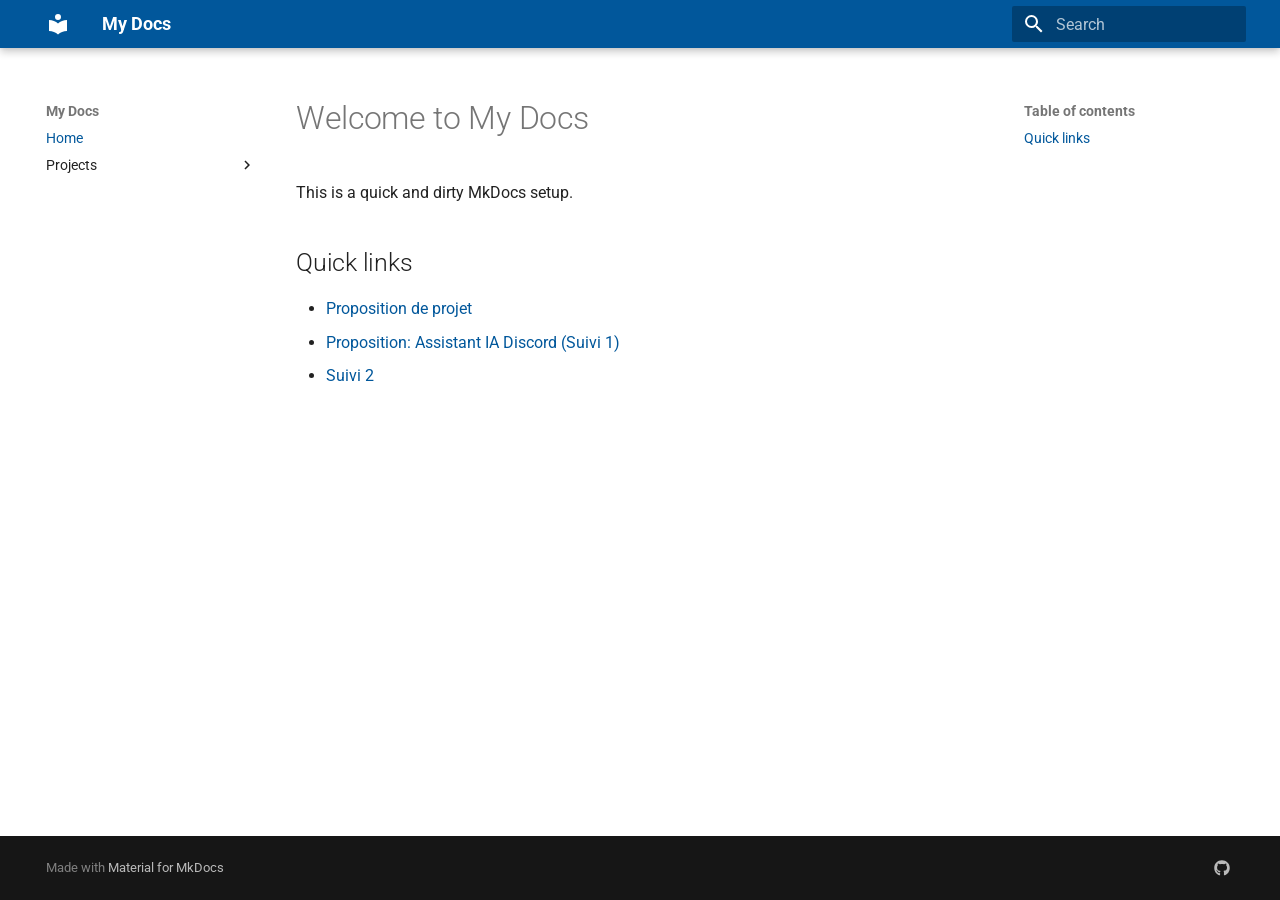
<file: site/index.html>
<!doctype html>
<html lang="en" class="no-js">
  <head>
    
      <meta charset="utf-8">
      <meta name="viewport" content="width=device-width,initial-scale=1">
      
      
      
      
      
        <link rel="next" href="proposition/">
      
      
        
      
      
      <link rel="icon" href="assets/images/favicon.png">
      <meta name="generator" content="mkdocs-1.6.1, mkdocs-material-9.7.6">
    
    
      
        <title>My Docs</title>
      
    
    
      <link rel="stylesheet" href="assets/stylesheets/main.484c7ddc.min.css">
      
      


    
    
      
    
    
      
        
        
        <link rel="preconnect" href="https://fonts.gstatic.com" crossorigin>
        <link rel="stylesheet" href="https://fonts.googleapis.com/css?family=Roboto:300,300i,400,400i,700,700i%7CRoboto+Mono:400,400i,700,700i&display=fallback">
        <style>:root{--md-text-font:"Roboto";--md-code-font:"Roboto Mono"}</style>
      
    
    
      <link rel="stylesheet" href="stylesheets/extra.css">
    
    <script>__md_scope=new URL(".",location),__md_hash=e=>[...e].reduce(((e,_)=>(e<<5)-e+_.charCodeAt(0)),0),__md_get=(e,_=localStorage,t=__md_scope)=>JSON.parse(_.getItem(t.pathname+"."+e)),__md_set=(e,_,t=localStorage,a=__md_scope)=>{try{t.setItem(a.pathname+"."+e,JSON.stringify(_))}catch(e){}}</script>
    
      

    
    
  </head>
  
  
    <body dir="ltr">
  
    
    <input class="md-toggle" data-md-toggle="drawer" type="checkbox" id="__drawer" autocomplete="off">
    <input class="md-toggle" data-md-toggle="search" type="checkbox" id="__search" autocomplete="off">
    <label class="md-overlay" for="__drawer"></label>
    <div data-md-component="skip">
      
        
        <a href="#welcome-to-my-docs" class="md-skip">
          Skip to content
        </a>
      
    </div>
    <div data-md-component="announce">
      
    </div>
    
    
      

  

<header class="md-header md-header--shadow" data-md-component="header">
  <nav class="md-header__inner md-grid" aria-label="Header">
    <a href="." title="My Docs" class="md-header__button md-logo" aria-label="My Docs" data-md-component="logo">
      
  
  <svg xmlns="http://www.w3.org/2000/svg" viewBox="0 0 24 24"><path d="M12 8a3 3 0 0 0 3-3 3 3 0 0 0-3-3 3 3 0 0 0-3 3 3 3 0 0 0 3 3m0 3.54C9.64 9.35 6.5 8 3 8v11c3.5 0 6.64 1.35 9 3.54 2.36-2.19 5.5-3.54 9-3.54V8c-3.5 0-6.64 1.35-9 3.54"/></svg>

    </a>
    <label class="md-header__button md-icon" for="__drawer">
      
      <svg xmlns="http://www.w3.org/2000/svg" viewBox="0 0 24 24"><path d="M3 6h18v2H3zm0 5h18v2H3zm0 5h18v2H3z"/></svg>
    </label>
    <div class="md-header__title" data-md-component="header-title">
      <div class="md-header__ellipsis">
        <div class="md-header__topic">
          <span class="md-ellipsis">
            My Docs
          </span>
        </div>
        <div class="md-header__topic" data-md-component="header-topic">
          <span class="md-ellipsis">
            
              Home
            
          </span>
        </div>
      </div>
    </div>
    
    
      <script>var palette=__md_get("__palette");if(palette&&palette.color){if("(prefers-color-scheme)"===palette.color.media){var media=matchMedia("(prefers-color-scheme: light)"),input=document.querySelector(media.matches?"[data-md-color-media='(prefers-color-scheme: light)']":"[data-md-color-media='(prefers-color-scheme: dark)']");palette.color.media=input.getAttribute("data-md-color-media"),palette.color.scheme=input.getAttribute("data-md-color-scheme"),palette.color.primary=input.getAttribute("data-md-color-primary"),palette.color.accent=input.getAttribute("data-md-color-accent")}for(var[key,value]of Object.entries(palette.color))document.body.setAttribute("data-md-color-"+key,value)}</script>
    
    
    
      
      
        <label class="md-header__button md-icon" for="__search">
          
          <svg xmlns="http://www.w3.org/2000/svg" viewBox="0 0 24 24"><path d="M9.5 3A6.5 6.5 0 0 1 16 9.5c0 1.61-.59 3.09-1.56 4.23l.27.27h.79l5 5-1.5 1.5-5-5v-.79l-.27-.27A6.52 6.52 0 0 1 9.5 16 6.5 6.5 0 0 1 3 9.5 6.5 6.5 0 0 1 9.5 3m0 2C7 5 5 7 5 9.5S7 14 9.5 14 14 12 14 9.5 12 5 9.5 5"/></svg>
        </label>
        <div class="md-search" data-md-component="search" role="dialog">
  <label class="md-search__overlay" for="__search"></label>
  <div class="md-search__inner" role="search">
    <form class="md-search__form" name="search">
      <input type="text" class="md-search__input" name="query" aria-label="Search" placeholder="Search" autocapitalize="off" autocorrect="off" autocomplete="off" spellcheck="false" data-md-component="search-query" required>
      <label class="md-search__icon md-icon" for="__search">
        
        <svg xmlns="http://www.w3.org/2000/svg" viewBox="0 0 24 24"><path d="M9.5 3A6.5 6.5 0 0 1 16 9.5c0 1.61-.59 3.09-1.56 4.23l.27.27h.79l5 5-1.5 1.5-5-5v-.79l-.27-.27A6.52 6.52 0 0 1 9.5 16 6.5 6.5 0 0 1 3 9.5 6.5 6.5 0 0 1 9.5 3m0 2C7 5 5 7 5 9.5S7 14 9.5 14 14 12 14 9.5 12 5 9.5 5"/></svg>
        
        <svg xmlns="http://www.w3.org/2000/svg" viewBox="0 0 24 24"><path d="M20 11v2H8l5.5 5.5-1.42 1.42L4.16 12l7.92-7.92L13.5 5.5 8 11z"/></svg>
      </label>
      <nav class="md-search__options" aria-label="Search">
        
        <button type="reset" class="md-search__icon md-icon" title="Clear" aria-label="Clear" tabindex="-1">
          
          <svg xmlns="http://www.w3.org/2000/svg" viewBox="0 0 24 24"><path d="M19 6.41 17.59 5 12 10.59 6.41 5 5 6.41 10.59 12 5 17.59 6.41 19 12 13.41 17.59 19 19 17.59 13.41 12z"/></svg>
        </button>
      </nav>
      
    </form>
    <div class="md-search__output">
      <div class="md-search__scrollwrap" tabindex="0" data-md-scrollfix>
        <div class="md-search-result" data-md-component="search-result">
          <div class="md-search-result__meta">
            Initializing search
          </div>
          <ol class="md-search-result__list" role="presentation"></ol>
        </div>
      </div>
    </div>
  </div>
</div>
      
    
    
  </nav>
  
</header>
    
    <div class="md-container" data-md-component="container">
      
      
        
          
        
      
      <main class="md-main" data-md-component="main">
        <div class="md-main__inner md-grid">
          
            
              
              <div class="md-sidebar md-sidebar--primary" data-md-component="sidebar" data-md-type="navigation" >
                <div class="md-sidebar__scrollwrap">
                  <div class="md-sidebar__inner">
                    



<nav class="md-nav md-nav--primary" aria-label="Navigation" data-md-level="0">
  <label class="md-nav__title" for="__drawer">
    <a href="." title="My Docs" class="md-nav__button md-logo" aria-label="My Docs" data-md-component="logo">
      
  
  <svg xmlns="http://www.w3.org/2000/svg" viewBox="0 0 24 24"><path d="M12 8a3 3 0 0 0 3-3 3 3 0 0 0-3-3 3 3 0 0 0-3 3 3 3 0 0 0 3 3m0 3.54C9.64 9.35 6.5 8 3 8v11c3.5 0 6.64 1.35 9 3.54 2.36-2.19 5.5-3.54 9-3.54V8c-3.5 0-6.64 1.35-9 3.54"/></svg>

    </a>
    My Docs
  </label>
  
  <ul class="md-nav__list" data-md-scrollfix>
    
      
      
  
  
    
  
  
  
    <li class="md-nav__item md-nav__item--active">
      
      <input class="md-nav__toggle md-toggle" type="checkbox" id="__toc">
      
      
        
      
      
        <label class="md-nav__link md-nav__link--active" for="__toc">
          
  
  
  <span class="md-ellipsis">
    
  
    Home
  

    
  </span>
  
  

          <span class="md-nav__icon md-icon"></span>
        </label>
      
      <a href="." class="md-nav__link md-nav__link--active">
        
  
  
  <span class="md-ellipsis">
    
  
    Home
  

    
  </span>
  
  

      </a>
      
        

<nav class="md-nav md-nav--secondary" aria-label="Table of contents">
  
  
  
    
  
  
    <label class="md-nav__title" for="__toc">
      <span class="md-nav__icon md-icon"></span>
      Table of contents
    </label>
    <ul class="md-nav__list" data-md-component="toc" data-md-scrollfix>
      
        <li class="md-nav__item">
  <a href="#quick-links" class="md-nav__link">
    <span class="md-ellipsis">
      
        Quick links
      
    </span>
  </a>
  
</li>
      
    </ul>
  
</nav>
      
    </li>
  

    
      
      
  
  
  
  
    
    
    
    
    
    <li class="md-nav__item md-nav__item--nested">
      
        
        
        <input class="md-nav__toggle md-toggle " type="checkbox" id="__nav_2" >
        
          
          <label class="md-nav__link" for="__nav_2" id="__nav_2_label" tabindex="0">
            
  
  
  <span class="md-ellipsis">
    
  
    Projects
  

    
  </span>
  
  

            <span class="md-nav__icon md-icon"></span>
          </label>
        
        <nav class="md-nav" data-md-level="1" aria-labelledby="__nav_2_label" aria-expanded="false">
          <label class="md-nav__title" for="__nav_2">
            <span class="md-nav__icon md-icon"></span>
            
  
    Projects
  

          </label>
          <ul class="md-nav__list" data-md-scrollfix>
            
              
                
  
  
  
  
    <li class="md-nav__item">
      <a href="proposition/" class="md-nav__link">
        
  
  
  <span class="md-ellipsis">
    
  
    Proposition
  

    
  </span>
  
  

      </a>
    </li>
  

              
            
              
                
  
  
  
  
    <li class="md-nav__item">
      <a href="suivi1/" class="md-nav__link">
        
  
  
  <span class="md-ellipsis">
    
  
    Suivi 1
  

    
  </span>
  
  

      </a>
    </li>
  

              
            
              
                
  
  
  
  
    <li class="md-nav__item">
      <a href="suivi2/" class="md-nav__link">
        
  
  
  <span class="md-ellipsis">
    
  
    Suivi 2
  

    
  </span>
  
  

      </a>
    </li>
  

              
            
          </ul>
        </nav>
      
    </li>
  

    
  </ul>
</nav>
                  </div>
                </div>
              </div>
            
            
              
              <div class="md-sidebar md-sidebar--secondary" data-md-component="sidebar" data-md-type="toc" >
                <div class="md-sidebar__scrollwrap">
                  <div class="md-sidebar__inner">
                    

<nav class="md-nav md-nav--secondary" aria-label="Table of contents">
  
  
  
    
  
  
    <label class="md-nav__title" for="__toc">
      <span class="md-nav__icon md-icon"></span>
      Table of contents
    </label>
    <ul class="md-nav__list" data-md-component="toc" data-md-scrollfix>
      
        <li class="md-nav__item">
  <a href="#quick-links" class="md-nav__link">
    <span class="md-ellipsis">
      
        Quick links
      
    </span>
  </a>
  
</li>
      
    </ul>
  
</nav>
                  </div>
                </div>
              </div>
            
          
          
            <div class="md-content" data-md-component="content">
              
              <article class="md-content__inner md-typeset">
                
                  



<h1 id="welcome-to-my-docs">Welcome to My Docs</h1>
<p>This is a quick and dirty MkDocs setup.</p>
<h2 id="quick-links">Quick links</h2>
<ul>
<li><a href="proposition/">Proposition de projet</a></li>
<li><a href="suivi1/">Proposition: Assistant IA Discord (Suivi 1)</a></li>
<li><a href="suivi2/">Suivi 2</a></li>
</ul>












                
              </article>
            </div>
          
          
<script>var target=document.getElementById(location.hash.slice(1));target&&target.name&&(target.checked=target.name.startsWith("__tabbed_"))</script>
        </div>
        
      </main>
      
        <footer class="md-footer">
  
  <div class="md-footer-meta md-typeset">
    <div class="md-footer-meta__inner md-grid">
      <div class="md-copyright">
  
  
    Made with
    <a href="https://squidfunk.github.io/mkdocs-material/" target="_blank" rel="noopener">
      Material for MkDocs
    </a>
  
</div>
      
        
<div class="md-social">
  
    
    
    
    
    <a href="https://github.com/VEILLE-TECHNOLOGIQUE" target="_blank" rel="noopener" title="GitHub" class="md-social__link">
      <svg xmlns="http://www.w3.org/2000/svg" viewBox="0 0 512 512"><!--! Font Awesome Free 7.1.0 by @fontawesome - https://fontawesome.com License - https://fontawesome.com/license/free (Icons: CC BY 4.0, Fonts: SIL OFL 1.1, Code: MIT License) Copyright 2025 Fonticons, Inc.--><path d="M173.9 397.4c0 2-2.3 3.6-5.2 3.6-3.3.3-5.6-1.3-5.6-3.6 0-2 2.3-3.6 5.2-3.6 3-.3 5.6 1.3 5.6 3.6m-31.1-4.5c-.7 2 1.3 4.3 4.3 4.9 2.6 1 5.6 0 6.2-2s-1.3-4.3-4.3-5.2c-2.6-.7-5.5.3-6.2 2.3m44.2-1.7c-2.9.7-4.9 2.6-4.6 4.9.3 2 2.9 3.3 5.9 2.6 2.9-.7 4.9-2.6 4.6-4.6-.3-1.9-3-3.2-5.9-2.9M252.8 8C114.1 8 8 113.3 8 252c0 110.9 69.8 205.8 169.5 239.2 12.8 2.3 17.3-5.6 17.3-12.1 0-6.2-.3-40.4-.3-61.4 0 0-70 15-84.7-29.8 0 0-11.4-29.1-27.8-36.6 0 0-22.9-15.7 1.6-15.4 0 0 24.9 2 38.6 25.8 21.9 38.6 58.6 27.5 72.9 20.9 2.3-16 8.8-27.1 16-33.7-55.9-6.2-112.3-14.3-112.3-110.5 0-27.5 7.6-41.3 23.6-58.9-2.6-6.5-11.1-33.3 2.6-67.9 20.9-6.5 69 27 69 27 20-5.6 41.5-8.5 62.8-8.5s42.8 2.9 62.8 8.5c0 0 48.1-33.6 69-27 13.7 34.7 5.2 61.4 2.6 67.9 16 17.7 25.8 31.5 25.8 58.9 0 96.5-58.9 104.2-114.8 110.5 9.2 7.9 17 22.9 17 46.4 0 33.7-.3 75.4-.3 83.6 0 6.5 4.6 14.4 17.3 12.1C436.2 457.8 504 362.9 504 252 504 113.3 391.5 8 252.8 8M105.2 352.9c-1.3 1-1 3.3.7 5.2 1.6 1.6 3.9 2.3 5.2 1 1.3-1 1-3.3-.7-5.2-1.6-1.6-3.9-2.3-5.2-1m-10.8-8.1c-.7 1.3.3 2.9 2.3 3.9 1.6 1 3.6.7 4.3-.7.7-1.3-.3-2.9-2.3-3.9-2-.6-3.6-.3-4.3.7m32.4 35.6c-1.6 1.3-1 4.3 1.3 6.2 2.3 2.3 5.2 2.6 6.5 1 1.3-1.3.7-4.3-1.3-6.2-2.2-2.3-5.2-2.6-6.5-1m-11.4-14.7c-1.6 1-1.6 3.6 0 5.9s4.3 3.3 5.6 2.3c1.6-1.3 1.6-3.9 0-6.2-1.4-2.3-4-3.3-5.6-2"/></svg>
    </a>
  
</div>
      
    </div>
  </div>
</footer>
      
    </div>
    <div class="md-dialog" data-md-component="dialog">
      <div class="md-dialog__inner md-typeset"></div>
    </div>
    
    
    
      
      
      <script id="__config" type="application/json">{"annotate": null, "base": ".", "features": [], "search": "assets/javascripts/workers/search.2c215733.min.js", "tags": null, "translations": {"clipboard.copied": "Copied to clipboard", "clipboard.copy": "Copy to clipboard", "search.result.more.one": "1 more on this page", "search.result.more.other": "# more on this page", "search.result.none": "No matching documents", "search.result.one": "1 matching document", "search.result.other": "# matching documents", "search.result.placeholder": "Type to start searching", "search.result.term.missing": "Missing", "select.version": "Select version"}, "version": null}</script>
    
    
      <script src="assets/javascripts/bundle.79ae519e.min.js"></script>
      
    
  </body>
</html>
</file>
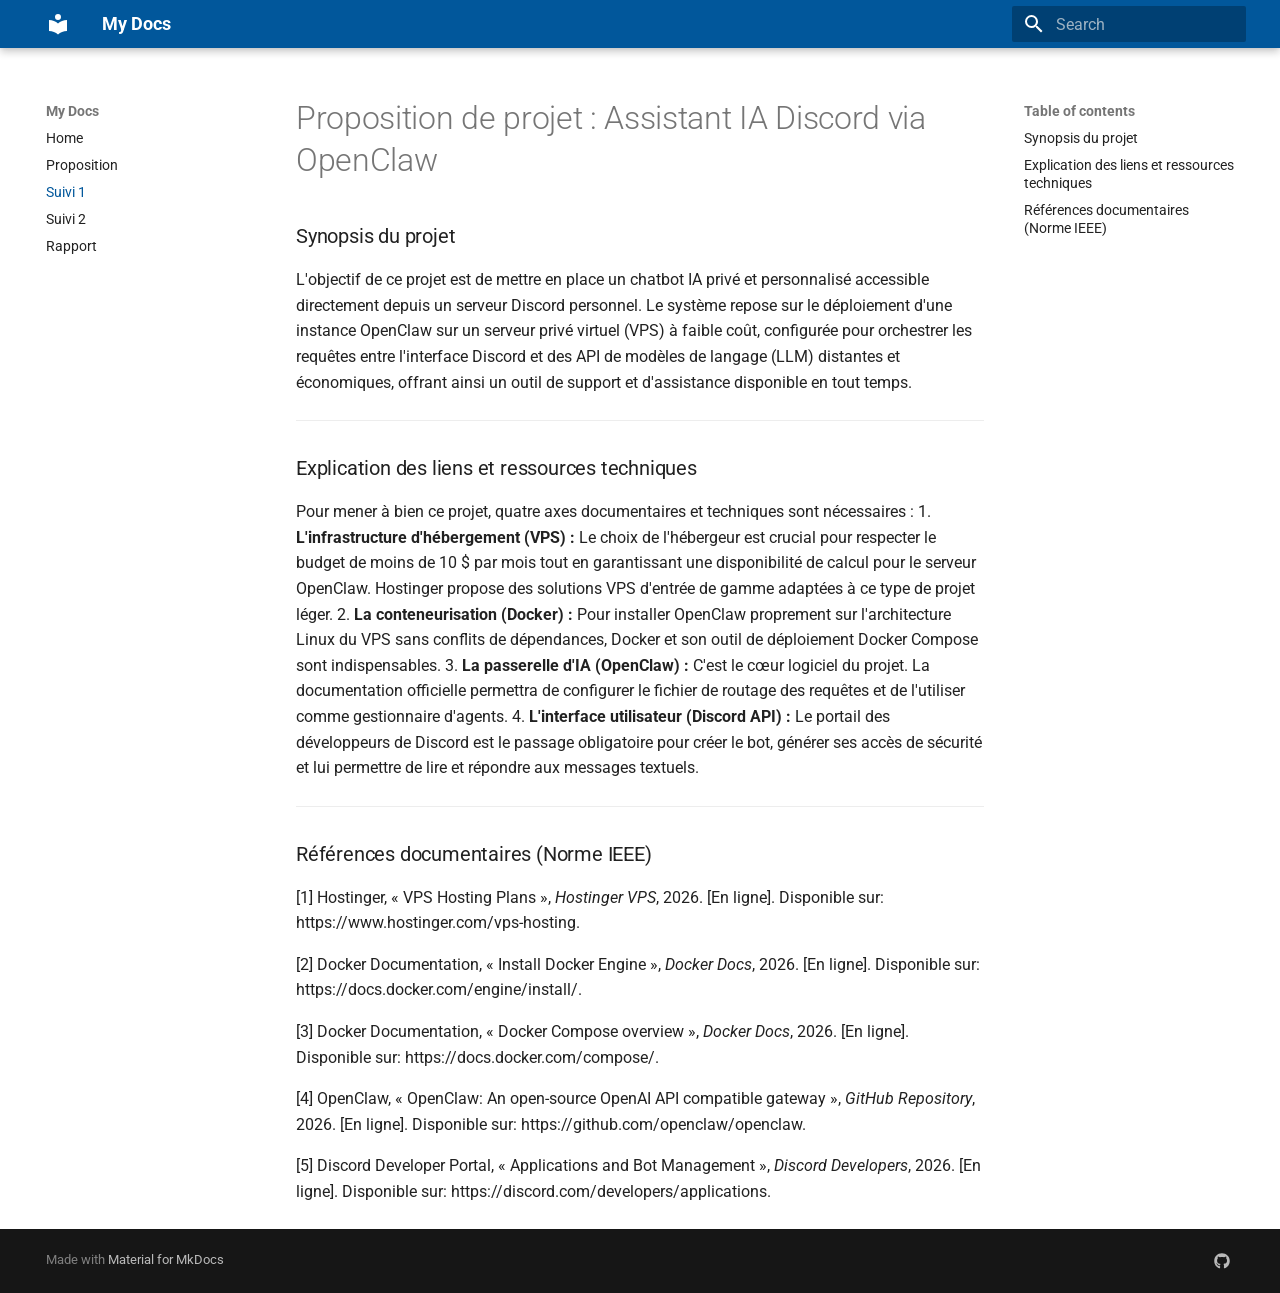
<file: suivi1/index.html>
<!doctype html>
<html lang="en" class="no-js">
  <head>
    
      <meta charset="utf-8">
      <meta name="viewport" content="width=device-width,initial-scale=1">
      
      
      
      
        <link rel="prev" href="../proposition/">
      
      
        <link rel="next" href="../suivi2/">
      
      
        
      
      
      <link rel="icon" href="../assets/images/favicon.png">
      <meta name="generator" content="mkdocs-1.6.1, mkdocs-material-9.7.6">
    
    
      
        <title>Suivi 1 - My Docs</title>
      
    
    
      <link rel="stylesheet" href="../assets/stylesheets/main.484c7ddc.min.css">
      
      


    
    
      
    
    
      
        
        
        <link rel="preconnect" href="https://fonts.gstatic.com" crossorigin>
        <link rel="stylesheet" href="https://fonts.googleapis.com/css?family=Roboto:300,300i,400,400i,700,700i%7CRoboto+Mono:400,400i,700,700i&display=fallback">
        <style>:root{--md-text-font:"Roboto";--md-code-font:"Roboto Mono"}</style>
      
    
    
      <link rel="stylesheet" href="../stylesheets/extra.css">
    
    <script>__md_scope=new URL("..",location),__md_hash=e=>[...e].reduce(((e,_)=>(e<<5)-e+_.charCodeAt(0)),0),__md_get=(e,_=localStorage,t=__md_scope)=>JSON.parse(_.getItem(t.pathname+"."+e)),__md_set=(e,_,t=localStorage,a=__md_scope)=>{try{t.setItem(a.pathname+"."+e,JSON.stringify(_))}catch(e){}}</script>
    
      

    
    
  </head>
  
  
    <body dir="ltr">
  
    
    <input class="md-toggle" data-md-toggle="drawer" type="checkbox" id="__drawer" autocomplete="off">
    <input class="md-toggle" data-md-toggle="search" type="checkbox" id="__search" autocomplete="off">
    <label class="md-overlay" for="__drawer"></label>
    <div data-md-component="skip">
      
        
        <a href="#proposition-de-projet-assistant-ia-discord-via-openclaw" class="md-skip">
          Skip to content
        </a>
      
    </div>
    <div data-md-component="announce">
      
    </div>
    
    
      

  

<header class="md-header md-header--shadow" data-md-component="header">
  <nav class="md-header__inner md-grid" aria-label="Header">
    <a href=".." title="My Docs" class="md-header__button md-logo" aria-label="My Docs" data-md-component="logo">
      
  
  <svg xmlns="http://www.w3.org/2000/svg" viewBox="0 0 24 24"><path d="M12 8a3 3 0 0 0 3-3 3 3 0 0 0-3-3 3 3 0 0 0-3 3 3 3 0 0 0 3 3m0 3.54C9.64 9.35 6.5 8 3 8v11c3.5 0 6.64 1.35 9 3.54 2.36-2.19 5.5-3.54 9-3.54V8c-3.5 0-6.64 1.35-9 3.54"/></svg>

    </a>
    <label class="md-header__button md-icon" for="__drawer">
      
      <svg xmlns="http://www.w3.org/2000/svg" viewBox="0 0 24 24"><path d="M3 6h18v2H3zm0 5h18v2H3zm0 5h18v2H3z"/></svg>
    </label>
    <div class="md-header__title" data-md-component="header-title">
      <div class="md-header__ellipsis">
        <div class="md-header__topic">
          <span class="md-ellipsis">
            My Docs
          </span>
        </div>
        <div class="md-header__topic" data-md-component="header-topic">
          <span class="md-ellipsis">
            
              Suivi 1
            
          </span>
        </div>
      </div>
    </div>
    
    
      <script>var palette=__md_get("__palette");if(palette&&palette.color){if("(prefers-color-scheme)"===palette.color.media){var media=matchMedia("(prefers-color-scheme: light)"),input=document.querySelector(media.matches?"[data-md-color-media='(prefers-color-scheme: light)']":"[data-md-color-media='(prefers-color-scheme: dark)']");palette.color.media=input.getAttribute("data-md-color-media"),palette.color.scheme=input.getAttribute("data-md-color-scheme"),palette.color.primary=input.getAttribute("data-md-color-primary"),palette.color.accent=input.getAttribute("data-md-color-accent")}for(var[key,value]of Object.entries(palette.color))document.body.setAttribute("data-md-color-"+key,value)}</script>
    
    
    
      
      
        <label class="md-header__button md-icon" for="__search">
          
          <svg xmlns="http://www.w3.org/2000/svg" viewBox="0 0 24 24"><path d="M9.5 3A6.5 6.5 0 0 1 16 9.5c0 1.61-.59 3.09-1.56 4.23l.27.27h.79l5 5-1.5 1.5-5-5v-.79l-.27-.27A6.52 6.52 0 0 1 9.5 16 6.5 6.5 0 0 1 3 9.5 6.5 6.5 0 0 1 9.5 3m0 2C7 5 5 7 5 9.5S7 14 9.5 14 14 12 14 9.5 12 5 9.5 5"/></svg>
        </label>
        <div class="md-search" data-md-component="search" role="dialog">
  <label class="md-search__overlay" for="__search"></label>
  <div class="md-search__inner" role="search">
    <form class="md-search__form" name="search">
      <input type="text" class="md-search__input" name="query" aria-label="Search" placeholder="Search" autocapitalize="off" autocorrect="off" autocomplete="off" spellcheck="false" data-md-component="search-query" required>
      <label class="md-search__icon md-icon" for="__search">
        
        <svg xmlns="http://www.w3.org/2000/svg" viewBox="0 0 24 24"><path d="M9.5 3A6.5 6.5 0 0 1 16 9.5c0 1.61-.59 3.09-1.56 4.23l.27.27h.79l5 5-1.5 1.5-5-5v-.79l-.27-.27A6.52 6.52 0 0 1 9.5 16 6.5 6.5 0 0 1 3 9.5 6.5 6.5 0 0 1 9.5 3m0 2C7 5 5 7 5 9.5S7 14 9.5 14 14 12 14 9.5 12 5 9.5 5"/></svg>
        
        <svg xmlns="http://www.w3.org/2000/svg" viewBox="0 0 24 24"><path d="M20 11v2H8l5.5 5.5-1.42 1.42L4.16 12l7.92-7.92L13.5 5.5 8 11z"/></svg>
      </label>
      <nav class="md-search__options" aria-label="Search">
        
        <button type="reset" class="md-search__icon md-icon" title="Clear" aria-label="Clear" tabindex="-1">
          
          <svg xmlns="http://www.w3.org/2000/svg" viewBox="0 0 24 24"><path d="M19 6.41 17.59 5 12 10.59 6.41 5 5 6.41 10.59 12 5 17.59 6.41 19 12 13.41 17.59 19 19 17.59 13.41 12z"/></svg>
        </button>
      </nav>
      
    </form>
    <div class="md-search__output">
      <div class="md-search__scrollwrap" tabindex="0" data-md-scrollfix>
        <div class="md-search-result" data-md-component="search-result">
          <div class="md-search-result__meta">
            Initializing search
          </div>
          <ol class="md-search-result__list" role="presentation"></ol>
        </div>
      </div>
    </div>
  </div>
</div>
      
    
    
  </nav>
  
</header>
    
    <div class="md-container" data-md-component="container">
      
      
        
          
        
      
      <main class="md-main" data-md-component="main">
        <div class="md-main__inner md-grid">
          
            
              
              <div class="md-sidebar md-sidebar--primary" data-md-component="sidebar" data-md-type="navigation" >
                <div class="md-sidebar__scrollwrap">
                  <div class="md-sidebar__inner">
                    



<nav class="md-nav md-nav--primary" aria-label="Navigation" data-md-level="0">
  <label class="md-nav__title" for="__drawer">
    <a href=".." title="My Docs" class="md-nav__button md-logo" aria-label="My Docs" data-md-component="logo">
      
  
  <svg xmlns="http://www.w3.org/2000/svg" viewBox="0 0 24 24"><path d="M12 8a3 3 0 0 0 3-3 3 3 0 0 0-3-3 3 3 0 0 0-3 3 3 3 0 0 0 3 3m0 3.54C9.64 9.35 6.5 8 3 8v11c3.5 0 6.64 1.35 9 3.54 2.36-2.19 5.5-3.54 9-3.54V8c-3.5 0-6.64 1.35-9 3.54"/></svg>

    </a>
    My Docs
  </label>
  
  <ul class="md-nav__list" data-md-scrollfix>
    
      
      
  
  
  
  
    <li class="md-nav__item">
      <a href=".." class="md-nav__link">
        
  
  
  <span class="md-ellipsis">
    
  
    Home
  

    
  </span>
  
  

      </a>
    </li>
  

    
      
      
  
  
  
  
    <li class="md-nav__item">
      <a href="../proposition/" class="md-nav__link">
        
  
  
  <span class="md-ellipsis">
    
  
    Proposition
  

    
  </span>
  
  

      </a>
    </li>
  

    
      
      
  
  
    
  
  
  
    <li class="md-nav__item md-nav__item--active">
      
      <input class="md-nav__toggle md-toggle" type="checkbox" id="__toc">
      
      
        
      
      
        <label class="md-nav__link md-nav__link--active" for="__toc">
          
  
  
  <span class="md-ellipsis">
    
  
    Suivi 1
  

    
  </span>
  
  

          <span class="md-nav__icon md-icon"></span>
        </label>
      
      <a href="./" class="md-nav__link md-nav__link--active">
        
  
  
  <span class="md-ellipsis">
    
  
    Suivi 1
  

    
  </span>
  
  

      </a>
      
        

<nav class="md-nav md-nav--secondary" aria-label="Table of contents">
  
  
  
    
  
  
    <label class="md-nav__title" for="__toc">
      <span class="md-nav__icon md-icon"></span>
      Table of contents
    </label>
    <ul class="md-nav__list" data-md-component="toc" data-md-scrollfix>
      
        <li class="md-nav__item">
  <a href="#synopsis-du-projet" class="md-nav__link">
    <span class="md-ellipsis">
      
        Synopsis du projet
      
    </span>
  </a>
  
</li>
      
        <li class="md-nav__item">
  <a href="#explication-des-liens-et-ressources-techniques" class="md-nav__link">
    <span class="md-ellipsis">
      
        Explication des liens et ressources techniques
      
    </span>
  </a>
  
</li>
      
        <li class="md-nav__item">
  <a href="#references-documentaires-norme-ieee" class="md-nav__link">
    <span class="md-ellipsis">
      
        Références documentaires (Norme IEEE)
      
    </span>
  </a>
  
</li>
      
    </ul>
  
</nav>
      
    </li>
  

    
      
      
  
  
  
  
    <li class="md-nav__item">
      <a href="../suivi2/" class="md-nav__link">
        
  
  
  <span class="md-ellipsis">
    
  
    Suivi 2
  

    
  </span>
  
  

      </a>
    </li>
  

    
      
      
  
  
  
  
    <li class="md-nav__item">
      <a href="../rapport/" class="md-nav__link">
        
  
  
  <span class="md-ellipsis">
    
  
    Rapport
  

    
  </span>
  
  

      </a>
    </li>
  

    
  </ul>
</nav>
                  </div>
                </div>
              </div>
            
            
              
              <div class="md-sidebar md-sidebar--secondary" data-md-component="sidebar" data-md-type="toc" >
                <div class="md-sidebar__scrollwrap">
                  <div class="md-sidebar__inner">
                    

<nav class="md-nav md-nav--secondary" aria-label="Table of contents">
  
  
  
    
  
  
    <label class="md-nav__title" for="__toc">
      <span class="md-nav__icon md-icon"></span>
      Table of contents
    </label>
    <ul class="md-nav__list" data-md-component="toc" data-md-scrollfix>
      
        <li class="md-nav__item">
  <a href="#synopsis-du-projet" class="md-nav__link">
    <span class="md-ellipsis">
      
        Synopsis du projet
      
    </span>
  </a>
  
</li>
      
        <li class="md-nav__item">
  <a href="#explication-des-liens-et-ressources-techniques" class="md-nav__link">
    <span class="md-ellipsis">
      
        Explication des liens et ressources techniques
      
    </span>
  </a>
  
</li>
      
        <li class="md-nav__item">
  <a href="#references-documentaires-norme-ieee" class="md-nav__link">
    <span class="md-ellipsis">
      
        Références documentaires (Norme IEEE)
      
    </span>
  </a>
  
</li>
      
    </ul>
  
</nav>
                  </div>
                </div>
              </div>
            
          
          
            <div class="md-content" data-md-component="content">
              
              <article class="md-content__inner md-typeset">
                
                  



<h1 id="proposition-de-projet-assistant-ia-discord-via-openclaw">Proposition de projet : Assistant IA Discord via OpenClaw</h1>
<h3 id="synopsis-du-projet">Synopsis du projet</h3>
<p>L'objectif de ce projet est de mettre en place un chatbot IA privé et personnalisé accessible directement depuis un serveur Discord personnel. Le système repose sur le déploiement d'une instance OpenClaw sur un serveur privé virtuel (VPS) à faible coût, configurée pour orchestrer les requêtes entre l'interface Discord et des API de modèles de langage (LLM) distantes et économiques, offrant ainsi un outil de support et d'assistance disponible en tout temps.</p>
<hr />
<h3 id="explication-des-liens-et-ressources-techniques">Explication des liens et ressources techniques</h3>
<p>Pour mener à bien ce projet, quatre axes documentaires et techniques sont nécessaires :
1. <strong>L'infrastructure d'hébergement (VPS) :</strong> Le choix de l'hébergeur est crucial pour respecter le budget de moins de 10 $ par mois tout en garantissant une disponibilité de calcul pour le serveur OpenClaw. Hostinger propose des solutions VPS d'entrée de gamme adaptées à ce type de projet léger.
2. <strong>La conteneurisation (Docker) :</strong> Pour installer OpenClaw proprement sur l'architecture Linux du VPS sans conflits de dépendances, Docker et son outil de déploiement Docker Compose sont indispensables.
3. <strong>La passerelle d'IA (OpenClaw) :</strong> C'est le cœur logiciel du projet. La documentation officielle permettra de configurer le fichier de routage des requêtes et de l'utiliser comme gestionnaire d'agents.
4. <strong>L'interface utilisateur (Discord API) :</strong> Le portail des développeurs de Discord est le passage obligatoire pour créer le bot, générer ses accès de sécurité et lui permettre de lire et répondre aux messages textuels.</p>
<hr />
<h3 id="references-documentaires-norme-ieee">Références documentaires (Norme IEEE)</h3>
<p>[1] Hostinger, « VPS Hosting Plans », <em>Hostinger VPS</em>, 2026. [En ligne]. Disponible sur: https://www.hostinger.com/vps-hosting.</p>
<p>[2] Docker Documentation, « Install Docker Engine », <em>Docker Docs</em>, 2026. [En ligne]. Disponible sur: https://docs.docker.com/engine/install/.</p>
<p>[3] Docker Documentation, « Docker Compose overview », <em>Docker Docs</em>, 2026. [En ligne]. Disponible sur: https://docs.docker.com/compose/.</p>
<p>[4] OpenClaw, « OpenClaw: An open-source OpenAI API compatible gateway », <em>GitHub Repository</em>, 2026. [En ligne]. Disponible sur: https://github.com/openclaw/openclaw.</p>
<p>[5] Discord Developer Portal, « Applications and Bot Management », <em>Discord Developers</em>, 2026. [En ligne]. Disponible sur: https://discord.com/developers/applications.</p>












                
              </article>
            </div>
          
          
<script>var target=document.getElementById(location.hash.slice(1));target&&target.name&&(target.checked=target.name.startsWith("__tabbed_"))</script>
        </div>
        
      </main>
      
        <footer class="md-footer">
  
  <div class="md-footer-meta md-typeset">
    <div class="md-footer-meta__inner md-grid">
      <div class="md-copyright">
  
  
    Made with
    <a href="https://squidfunk.github.io/mkdocs-material/" target="_blank" rel="noopener">
      Material for MkDocs
    </a>
  
</div>
      
        
<div class="md-social">
  
    
    
    
    
    <a href="https://github.com/VEILLE-TECHNOLOGIQUE" target="_blank" rel="noopener" title="GitHub" class="md-social__link">
      <svg xmlns="http://www.w3.org/2000/svg" viewBox="0 0 512 512"><!--! Font Awesome Free 7.1.0 by @fontawesome - https://fontawesome.com License - https://fontawesome.com/license/free (Icons: CC BY 4.0, Fonts: SIL OFL 1.1, Code: MIT License) Copyright 2025 Fonticons, Inc.--><path d="M173.9 397.4c0 2-2.3 3.6-5.2 3.6-3.3.3-5.6-1.3-5.6-3.6 0-2 2.3-3.6 5.2-3.6 3-.3 5.6 1.3 5.6 3.6m-31.1-4.5c-.7 2 1.3 4.3 4.3 4.9 2.6 1 5.6 0 6.2-2s-1.3-4.3-4.3-5.2c-2.6-.7-5.5.3-6.2 2.3m44.2-1.7c-2.9.7-4.9 2.6-4.6 4.9.3 2 2.9 3.3 5.9 2.6 2.9-.7 4.9-2.6 4.6-4.6-.3-1.9-3-3.2-5.9-2.9M252.8 8C114.1 8 8 113.3 8 252c0 110.9 69.8 205.8 169.5 239.2 12.8 2.3 17.3-5.6 17.3-12.1 0-6.2-.3-40.4-.3-61.4 0 0-70 15-84.7-29.8 0 0-11.4-29.1-27.8-36.6 0 0-22.9-15.7 1.6-15.4 0 0 24.9 2 38.6 25.8 21.9 38.6 58.6 27.5 72.9 20.9 2.3-16 8.8-27.1 16-33.7-55.9-6.2-112.3-14.3-112.3-110.5 0-27.5 7.6-41.3 23.6-58.9-2.6-6.5-11.1-33.3 2.6-67.9 20.9-6.5 69 27 69 27 20-5.6 41.5-8.5 62.8-8.5s42.8 2.9 62.8 8.5c0 0 48.1-33.6 69-27 13.7 34.7 5.2 61.4 2.6 67.9 16 17.7 25.8 31.5 25.8 58.9 0 96.5-58.9 104.2-114.8 110.5 9.2 7.9 17 22.9 17 46.4 0 33.7-.3 75.4-.3 83.6 0 6.5 4.6 14.4 17.3 12.1C436.2 457.8 504 362.9 504 252 504 113.3 391.5 8 252.8 8M105.2 352.9c-1.3 1-1 3.3.7 5.2 1.6 1.6 3.9 2.3 5.2 1 1.3-1 1-3.3-.7-5.2-1.6-1.6-3.9-2.3-5.2-1m-10.8-8.1c-.7 1.3.3 2.9 2.3 3.9 1.6 1 3.6.7 4.3-.7.7-1.3-.3-2.9-2.3-3.9-2-.6-3.6-.3-4.3.7m32.4 35.6c-1.6 1.3-1 4.3 1.3 6.2 2.3 2.3 5.2 2.6 6.5 1 1.3-1.3.7-4.3-1.3-6.2-2.2-2.3-5.2-2.6-6.5-1m-11.4-14.7c-1.6 1-1.6 3.6 0 5.9s4.3 3.3 5.6 2.3c1.6-1.3 1.6-3.9 0-6.2-1.4-2.3-4-3.3-5.6-2"/></svg>
    </a>
  
</div>
      
    </div>
  </div>
</footer>
      
    </div>
    <div class="md-dialog" data-md-component="dialog">
      <div class="md-dialog__inner md-typeset"></div>
    </div>
    
    
    
      
      
      <script id="__config" type="application/json">{"annotate": null, "base": "..", "features": [], "search": "../assets/javascripts/workers/search.2c215733.min.js", "tags": null, "translations": {"clipboard.copied": "Copied to clipboard", "clipboard.copy": "Copy to clipboard", "search.result.more.one": "1 more on this page", "search.result.more.other": "# more on this page", "search.result.none": "No matching documents", "search.result.one": "1 matching document", "search.result.other": "# matching documents", "search.result.placeholder": "Type to start searching", "search.result.term.missing": "Missing", "select.version": "Select version"}, "version": null}</script>
    
    
      <script src="../assets/javascripts/bundle.79ae519e.min.js"></script>
      
    
  </body>
</html>
</file>
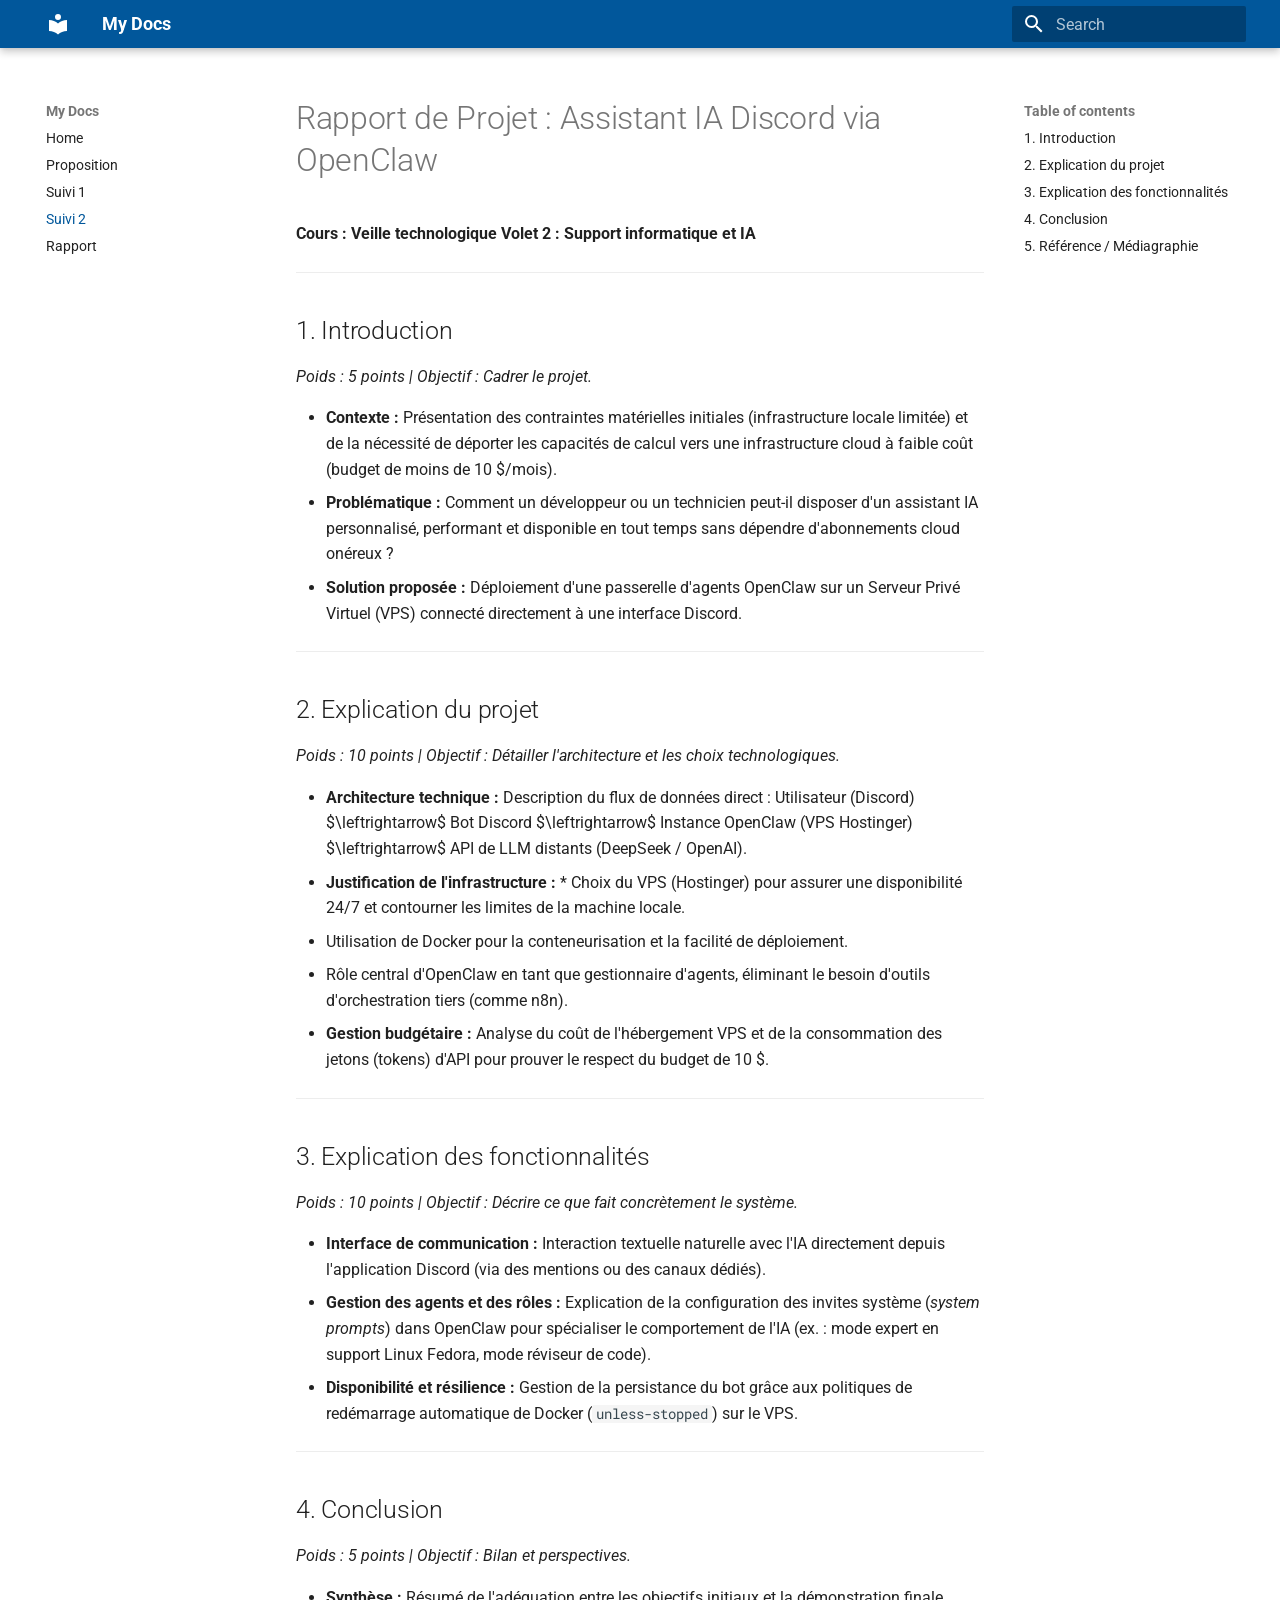
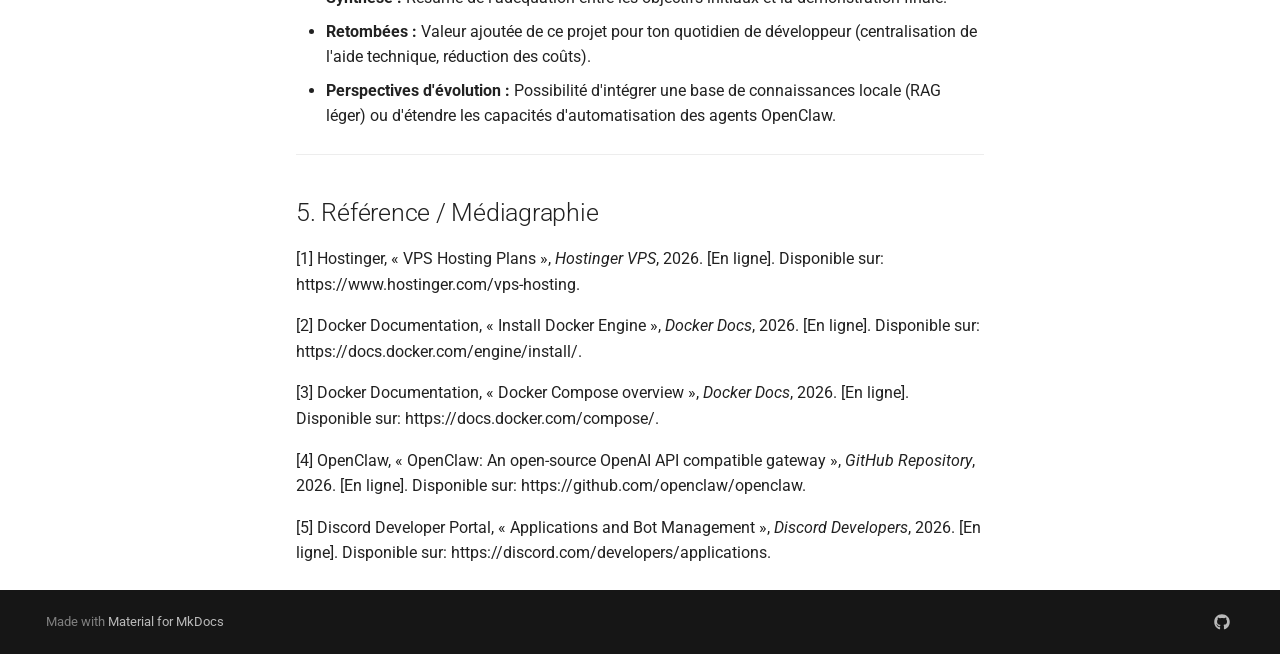
<file: suivi2/index.html>
<!doctype html>
<html lang="en" class="no-js">
  <head>
    
      <meta charset="utf-8">
      <meta name="viewport" content="width=device-width,initial-scale=1">
      
      
      
      
        <link rel="prev" href="../suivi1/">
      
      
        <link rel="next" href="../rapport/">
      
      
        
      
      
      <link rel="icon" href="../assets/images/favicon.png">
      <meta name="generator" content="mkdocs-1.6.1, mkdocs-material-9.7.6">
    
    
      
        <title>Suivi 2 - My Docs</title>
      
    
    
      <link rel="stylesheet" href="../assets/stylesheets/main.484c7ddc.min.css">
      
      


    
    
      
    
    
      
        
        
        <link rel="preconnect" href="https://fonts.gstatic.com" crossorigin>
        <link rel="stylesheet" href="https://fonts.googleapis.com/css?family=Roboto:300,300i,400,400i,700,700i%7CRoboto+Mono:400,400i,700,700i&display=fallback">
        <style>:root{--md-text-font:"Roboto";--md-code-font:"Roboto Mono"}</style>
      
    
    
      <link rel="stylesheet" href="../stylesheets/extra.css">
    
    <script>__md_scope=new URL("..",location),__md_hash=e=>[...e].reduce(((e,_)=>(e<<5)-e+_.charCodeAt(0)),0),__md_get=(e,_=localStorage,t=__md_scope)=>JSON.parse(_.getItem(t.pathname+"."+e)),__md_set=(e,_,t=localStorage,a=__md_scope)=>{try{t.setItem(a.pathname+"."+e,JSON.stringify(_))}catch(e){}}</script>
    
      

    
    
  </head>
  
  
    <body dir="ltr">
  
    
    <input class="md-toggle" data-md-toggle="drawer" type="checkbox" id="__drawer" autocomplete="off">
    <input class="md-toggle" data-md-toggle="search" type="checkbox" id="__search" autocomplete="off">
    <label class="md-overlay" for="__drawer"></label>
    <div data-md-component="skip">
      
        
        <a href="#rapport-de-projet-assistant-ia-discord-via-openclaw" class="md-skip">
          Skip to content
        </a>
      
    </div>
    <div data-md-component="announce">
      
    </div>
    
    
      

  

<header class="md-header md-header--shadow" data-md-component="header">
  <nav class="md-header__inner md-grid" aria-label="Header">
    <a href=".." title="My Docs" class="md-header__button md-logo" aria-label="My Docs" data-md-component="logo">
      
  
  <svg xmlns="http://www.w3.org/2000/svg" viewBox="0 0 24 24"><path d="M12 8a3 3 0 0 0 3-3 3 3 0 0 0-3-3 3 3 0 0 0-3 3 3 3 0 0 0 3 3m0 3.54C9.64 9.35 6.5 8 3 8v11c3.5 0 6.64 1.35 9 3.54 2.36-2.19 5.5-3.54 9-3.54V8c-3.5 0-6.64 1.35-9 3.54"/></svg>

    </a>
    <label class="md-header__button md-icon" for="__drawer">
      
      <svg xmlns="http://www.w3.org/2000/svg" viewBox="0 0 24 24"><path d="M3 6h18v2H3zm0 5h18v2H3zm0 5h18v2H3z"/></svg>
    </label>
    <div class="md-header__title" data-md-component="header-title">
      <div class="md-header__ellipsis">
        <div class="md-header__topic">
          <span class="md-ellipsis">
            My Docs
          </span>
        </div>
        <div class="md-header__topic" data-md-component="header-topic">
          <span class="md-ellipsis">
            
              Suivi 2
            
          </span>
        </div>
      </div>
    </div>
    
    
      <script>var palette=__md_get("__palette");if(palette&&palette.color){if("(prefers-color-scheme)"===palette.color.media){var media=matchMedia("(prefers-color-scheme: light)"),input=document.querySelector(media.matches?"[data-md-color-media='(prefers-color-scheme: light)']":"[data-md-color-media='(prefers-color-scheme: dark)']");palette.color.media=input.getAttribute("data-md-color-media"),palette.color.scheme=input.getAttribute("data-md-color-scheme"),palette.color.primary=input.getAttribute("data-md-color-primary"),palette.color.accent=input.getAttribute("data-md-color-accent")}for(var[key,value]of Object.entries(palette.color))document.body.setAttribute("data-md-color-"+key,value)}</script>
    
    
    
      
      
        <label class="md-header__button md-icon" for="__search">
          
          <svg xmlns="http://www.w3.org/2000/svg" viewBox="0 0 24 24"><path d="M9.5 3A6.5 6.5 0 0 1 16 9.5c0 1.61-.59 3.09-1.56 4.23l.27.27h.79l5 5-1.5 1.5-5-5v-.79l-.27-.27A6.52 6.52 0 0 1 9.5 16 6.5 6.5 0 0 1 3 9.5 6.5 6.5 0 0 1 9.5 3m0 2C7 5 5 7 5 9.5S7 14 9.5 14 14 12 14 9.5 12 5 9.5 5"/></svg>
        </label>
        <div class="md-search" data-md-component="search" role="dialog">
  <label class="md-search__overlay" for="__search"></label>
  <div class="md-search__inner" role="search">
    <form class="md-search__form" name="search">
      <input type="text" class="md-search__input" name="query" aria-label="Search" placeholder="Search" autocapitalize="off" autocorrect="off" autocomplete="off" spellcheck="false" data-md-component="search-query" required>
      <label class="md-search__icon md-icon" for="__search">
        
        <svg xmlns="http://www.w3.org/2000/svg" viewBox="0 0 24 24"><path d="M9.5 3A6.5 6.5 0 0 1 16 9.5c0 1.61-.59 3.09-1.56 4.23l.27.27h.79l5 5-1.5 1.5-5-5v-.79l-.27-.27A6.52 6.52 0 0 1 9.5 16 6.5 6.5 0 0 1 3 9.5 6.5 6.5 0 0 1 9.5 3m0 2C7 5 5 7 5 9.5S7 14 9.5 14 14 12 14 9.5 12 5 9.5 5"/></svg>
        
        <svg xmlns="http://www.w3.org/2000/svg" viewBox="0 0 24 24"><path d="M20 11v2H8l5.5 5.5-1.42 1.42L4.16 12l7.92-7.92L13.5 5.5 8 11z"/></svg>
      </label>
      <nav class="md-search__options" aria-label="Search">
        
        <button type="reset" class="md-search__icon md-icon" title="Clear" aria-label="Clear" tabindex="-1">
          
          <svg xmlns="http://www.w3.org/2000/svg" viewBox="0 0 24 24"><path d="M19 6.41 17.59 5 12 10.59 6.41 5 5 6.41 10.59 12 5 17.59 6.41 19 12 13.41 17.59 19 19 17.59 13.41 12z"/></svg>
        </button>
      </nav>
      
    </form>
    <div class="md-search__output">
      <div class="md-search__scrollwrap" tabindex="0" data-md-scrollfix>
        <div class="md-search-result" data-md-component="search-result">
          <div class="md-search-result__meta">
            Initializing search
          </div>
          <ol class="md-search-result__list" role="presentation"></ol>
        </div>
      </div>
    </div>
  </div>
</div>
      
    
    
  </nav>
  
</header>
    
    <div class="md-container" data-md-component="container">
      
      
        
          
        
      
      <main class="md-main" data-md-component="main">
        <div class="md-main__inner md-grid">
          
            
              
              <div class="md-sidebar md-sidebar--primary" data-md-component="sidebar" data-md-type="navigation" >
                <div class="md-sidebar__scrollwrap">
                  <div class="md-sidebar__inner">
                    



<nav class="md-nav md-nav--primary" aria-label="Navigation" data-md-level="0">
  <label class="md-nav__title" for="__drawer">
    <a href=".." title="My Docs" class="md-nav__button md-logo" aria-label="My Docs" data-md-component="logo">
      
  
  <svg xmlns="http://www.w3.org/2000/svg" viewBox="0 0 24 24"><path d="M12 8a3 3 0 0 0 3-3 3 3 0 0 0-3-3 3 3 0 0 0-3 3 3 3 0 0 0 3 3m0 3.54C9.64 9.35 6.5 8 3 8v11c3.5 0 6.64 1.35 9 3.54 2.36-2.19 5.5-3.54 9-3.54V8c-3.5 0-6.64 1.35-9 3.54"/></svg>

    </a>
    My Docs
  </label>
  
  <ul class="md-nav__list" data-md-scrollfix>
    
      
      
  
  
  
  
    <li class="md-nav__item">
      <a href=".." class="md-nav__link">
        
  
  
  <span class="md-ellipsis">
    
  
    Home
  

    
  </span>
  
  

      </a>
    </li>
  

    
      
      
  
  
  
  
    <li class="md-nav__item">
      <a href="../proposition/" class="md-nav__link">
        
  
  
  <span class="md-ellipsis">
    
  
    Proposition
  

    
  </span>
  
  

      </a>
    </li>
  

    
      
      
  
  
  
  
    <li class="md-nav__item">
      <a href="../suivi1/" class="md-nav__link">
        
  
  
  <span class="md-ellipsis">
    
  
    Suivi 1
  

    
  </span>
  
  

      </a>
    </li>
  

    
      
      
  
  
    
  
  
  
    <li class="md-nav__item md-nav__item--active">
      
      <input class="md-nav__toggle md-toggle" type="checkbox" id="__toc">
      
      
        
      
      
        <label class="md-nav__link md-nav__link--active" for="__toc">
          
  
  
  <span class="md-ellipsis">
    
  
    Suivi 2
  

    
  </span>
  
  

          <span class="md-nav__icon md-icon"></span>
        </label>
      
      <a href="./" class="md-nav__link md-nav__link--active">
        
  
  
  <span class="md-ellipsis">
    
  
    Suivi 2
  

    
  </span>
  
  

      </a>
      
        

<nav class="md-nav md-nav--secondary" aria-label="Table of contents">
  
  
  
    
  
  
    <label class="md-nav__title" for="__toc">
      <span class="md-nav__icon md-icon"></span>
      Table of contents
    </label>
    <ul class="md-nav__list" data-md-component="toc" data-md-scrollfix>
      
        <li class="md-nav__item">
  <a href="#1-introduction" class="md-nav__link">
    <span class="md-ellipsis">
      
        1. Introduction
      
    </span>
  </a>
  
</li>
      
        <li class="md-nav__item">
  <a href="#2-explication-du-projet" class="md-nav__link">
    <span class="md-ellipsis">
      
        2. Explication du projet
      
    </span>
  </a>
  
</li>
      
        <li class="md-nav__item">
  <a href="#3-explication-des-fonctionnalites" class="md-nav__link">
    <span class="md-ellipsis">
      
        3. Explication des fonctionnalités
      
    </span>
  </a>
  
</li>
      
        <li class="md-nav__item">
  <a href="#4-conclusion" class="md-nav__link">
    <span class="md-ellipsis">
      
        4. Conclusion
      
    </span>
  </a>
  
</li>
      
        <li class="md-nav__item">
  <a href="#5-reference-mediagraphie" class="md-nav__link">
    <span class="md-ellipsis">
      
        5. Référence / Médiagraphie
      
    </span>
  </a>
  
</li>
      
    </ul>
  
</nav>
      
    </li>
  

    
      
      
  
  
  
  
    <li class="md-nav__item">
      <a href="../rapport/" class="md-nav__link">
        
  
  
  <span class="md-ellipsis">
    
  
    Rapport
  

    
  </span>
  
  

      </a>
    </li>
  

    
  </ul>
</nav>
                  </div>
                </div>
              </div>
            
            
              
              <div class="md-sidebar md-sidebar--secondary" data-md-component="sidebar" data-md-type="toc" >
                <div class="md-sidebar__scrollwrap">
                  <div class="md-sidebar__inner">
                    

<nav class="md-nav md-nav--secondary" aria-label="Table of contents">
  
  
  
    
  
  
    <label class="md-nav__title" for="__toc">
      <span class="md-nav__icon md-icon"></span>
      Table of contents
    </label>
    <ul class="md-nav__list" data-md-component="toc" data-md-scrollfix>
      
        <li class="md-nav__item">
  <a href="#1-introduction" class="md-nav__link">
    <span class="md-ellipsis">
      
        1. Introduction
      
    </span>
  </a>
  
</li>
      
        <li class="md-nav__item">
  <a href="#2-explication-du-projet" class="md-nav__link">
    <span class="md-ellipsis">
      
        2. Explication du projet
      
    </span>
  </a>
  
</li>
      
        <li class="md-nav__item">
  <a href="#3-explication-des-fonctionnalites" class="md-nav__link">
    <span class="md-ellipsis">
      
        3. Explication des fonctionnalités
      
    </span>
  </a>
  
</li>
      
        <li class="md-nav__item">
  <a href="#4-conclusion" class="md-nav__link">
    <span class="md-ellipsis">
      
        4. Conclusion
      
    </span>
  </a>
  
</li>
      
        <li class="md-nav__item">
  <a href="#5-reference-mediagraphie" class="md-nav__link">
    <span class="md-ellipsis">
      
        5. Référence / Médiagraphie
      
    </span>
  </a>
  
</li>
      
    </ul>
  
</nav>
                  </div>
                </div>
              </div>
            
          
          
            <div class="md-content" data-md-component="content">
              
              <article class="md-content__inner md-typeset">
                
                  



<h1 id="rapport-de-projet-assistant-ia-discord-via-openclaw">Rapport de Projet : Assistant IA Discord via OpenClaw</h1>
<p><strong>Cours : Veille technologique</strong>
<strong>Volet 2 : Support informatique et IA</strong></p>
<hr />
<h2 id="1-introduction">1. Introduction</h2>
<p><em>Poids : 5 points | Objectif : Cadrer le projet.</em></p>
<ul>
<li><strong>Contexte :</strong> Présentation des contraintes matérielles initiales (infrastructure locale limitée) et de la nécessité de déporter les capacités de calcul vers une infrastructure cloud à faible coût (budget de moins de 10 $/mois).</li>
<li><strong>Problématique :</strong> Comment un développeur ou un technicien peut-il disposer d'un assistant IA personnalisé, performant et disponible en tout temps sans dépendre d'abonnements cloud onéreux ?</li>
<li><strong>Solution proposée :</strong> Déploiement d'une passerelle d'agents OpenClaw sur un Serveur Privé Virtuel (VPS) connecté directement à une interface Discord.</li>
</ul>
<hr />
<h2 id="2-explication-du-projet">2. Explication du projet</h2>
<p><em>Poids : 10 points | Objectif : Détailler l'architecture et les choix technologiques.</em></p>
<ul>
<li><strong>Architecture technique :</strong> Description du flux de données direct : Utilisateur (Discord) $\leftrightarrow$ Bot Discord $\leftrightarrow$ Instance OpenClaw (VPS Hostinger) $\leftrightarrow$ API de LLM distants (DeepSeek / OpenAI).</li>
<li><strong>Justification de l'infrastructure :</strong> * Choix du VPS (Hostinger) pour assurer une disponibilité 24/7 et contourner les limites de la machine locale.</li>
<li>Utilisation de Docker pour la conteneurisation et la facilité de déploiement.</li>
<li>Rôle central d'OpenClaw en tant que gestionnaire d'agents, éliminant le besoin d'outils d'orchestration tiers (comme n8n).</li>
<li><strong>Gestion budgétaire :</strong> Analyse du coût de l'hébergement VPS et de la consommation des jetons (tokens) d'API pour prouver le respect du budget de 10 $.</li>
</ul>
<hr />
<h2 id="3-explication-des-fonctionnalites">3. Explication des fonctionnalités</h2>
<p><em>Poids : 10 points | Objectif : Décrire ce que fait concrètement le système.</em></p>
<ul>
<li><strong>Interface de communication :</strong> Interaction textuelle naturelle avec l'IA directement depuis l'application Discord (via des mentions ou des canaux dédiés).</li>
<li><strong>Gestion des agents et des rôles :</strong> Explication de la configuration des invites système (<em>system prompts</em>) dans OpenClaw pour spécialiser le comportement de l'IA (ex. : mode expert en support Linux Fedora, mode réviseur de code).</li>
<li><strong>Disponibilité et résilience :</strong> Gestion de la persistance du bot grâce aux politiques de redémarrage automatique de Docker (<code>unless-stopped</code>) sur le VPS.</li>
</ul>
<hr />
<h2 id="4-conclusion">4. Conclusion</h2>
<p><em>Poids : 5 points | Objectif : Bilan et perspectives.</em></p>
<ul>
<li><strong>Synthèse :</strong> Résumé de l'adéquation entre les objectifs initiaux et la démonstration finale.</li>
<li><strong>Retombées :</strong> Valeur ajoutée de ce projet pour ton quotidien de développeur (centralisation de l'aide technique, réduction des coûts).</li>
<li><strong>Perspectives d'évolution :</strong> Possibilité d'intégrer une base de connaissances locale (RAG léger) ou d'étendre les capacités d'automatisation des agents OpenClaw.</li>
</ul>
<hr />
<h2 id="5-reference-mediagraphie">5. Référence / Médiagraphie</h2>
<p>[1] Hostinger, « VPS Hosting Plans », <em>Hostinger VPS</em>, 2026. [En ligne]. Disponible sur: https://www.hostinger.com/vps-hosting.</p>
<p>[2] Docker Documentation, « Install Docker Engine », <em>Docker Docs</em>, 2026. [En ligne]. Disponible sur: https://docs.docker.com/engine/install/.</p>
<p>[3] Docker Documentation, « Docker Compose overview », <em>Docker Docs</em>, 2026. [En ligne]. Disponible sur: https://docs.docker.com/compose/.</p>
<p>[4] OpenClaw, « OpenClaw: An open-source OpenAI API compatible gateway », <em>GitHub Repository</em>, 2026. [En ligne]. Disponible sur: https://github.com/openclaw/openclaw.</p>
<p>[5] Discord Developer Portal, « Applications and Bot Management », <em>Discord Developers</em>, 2026. [En ligne]. Disponible sur: https://discord.com/developers/applications.</p>












                
              </article>
            </div>
          
          
<script>var target=document.getElementById(location.hash.slice(1));target&&target.name&&(target.checked=target.name.startsWith("__tabbed_"))</script>
        </div>
        
      </main>
      
        <footer class="md-footer">
  
  <div class="md-footer-meta md-typeset">
    <div class="md-footer-meta__inner md-grid">
      <div class="md-copyright">
  
  
    Made with
    <a href="https://squidfunk.github.io/mkdocs-material/" target="_blank" rel="noopener">
      Material for MkDocs
    </a>
  
</div>
      
        
<div class="md-social">
  
    
    
    
    
    <a href="https://github.com/VEILLE-TECHNOLOGIQUE" target="_blank" rel="noopener" title="GitHub" class="md-social__link">
      <svg xmlns="http://www.w3.org/2000/svg" viewBox="0 0 512 512"><!--! Font Awesome Free 7.1.0 by @fontawesome - https://fontawesome.com License - https://fontawesome.com/license/free (Icons: CC BY 4.0, Fonts: SIL OFL 1.1, Code: MIT License) Copyright 2025 Fonticons, Inc.--><path d="M173.9 397.4c0 2-2.3 3.6-5.2 3.6-3.3.3-5.6-1.3-5.6-3.6 0-2 2.3-3.6 5.2-3.6 3-.3 5.6 1.3 5.6 3.6m-31.1-4.5c-.7 2 1.3 4.3 4.3 4.9 2.6 1 5.6 0 6.2-2s-1.3-4.3-4.3-5.2c-2.6-.7-5.5.3-6.2 2.3m44.2-1.7c-2.9.7-4.9 2.6-4.6 4.9.3 2 2.9 3.3 5.9 2.6 2.9-.7 4.9-2.6 4.6-4.6-.3-1.9-3-3.2-5.9-2.9M252.8 8C114.1 8 8 113.3 8 252c0 110.9 69.8 205.8 169.5 239.2 12.8 2.3 17.3-5.6 17.3-12.1 0-6.2-.3-40.4-.3-61.4 0 0-70 15-84.7-29.8 0 0-11.4-29.1-27.8-36.6 0 0-22.9-15.7 1.6-15.4 0 0 24.9 2 38.6 25.8 21.9 38.6 58.6 27.5 72.9 20.9 2.3-16 8.8-27.1 16-33.7-55.9-6.2-112.3-14.3-112.3-110.5 0-27.5 7.6-41.3 23.6-58.9-2.6-6.5-11.1-33.3 2.6-67.9 20.9-6.5 69 27 69 27 20-5.6 41.5-8.5 62.8-8.5s42.8 2.9 62.8 8.5c0 0 48.1-33.6 69-27 13.7 34.7 5.2 61.4 2.6 67.9 16 17.7 25.8 31.5 25.8 58.9 0 96.5-58.9 104.2-114.8 110.5 9.2 7.9 17 22.9 17 46.4 0 33.7-.3 75.4-.3 83.6 0 6.5 4.6 14.4 17.3 12.1C436.2 457.8 504 362.9 504 252 504 113.3 391.5 8 252.8 8M105.2 352.9c-1.3 1-1 3.3.7 5.2 1.6 1.6 3.9 2.3 5.2 1 1.3-1 1-3.3-.7-5.2-1.6-1.6-3.9-2.3-5.2-1m-10.8-8.1c-.7 1.3.3 2.9 2.3 3.9 1.6 1 3.6.7 4.3-.7.7-1.3-.3-2.9-2.3-3.9-2-.6-3.6-.3-4.3.7m32.4 35.6c-1.6 1.3-1 4.3 1.3 6.2 2.3 2.3 5.2 2.6 6.5 1 1.3-1.3.7-4.3-1.3-6.2-2.2-2.3-5.2-2.6-6.5-1m-11.4-14.7c-1.6 1-1.6 3.6 0 5.9s4.3 3.3 5.6 2.3c1.6-1.3 1.6-3.9 0-6.2-1.4-2.3-4-3.3-5.6-2"/></svg>
    </a>
  
</div>
      
    </div>
  </div>
</footer>
      
    </div>
    <div class="md-dialog" data-md-component="dialog">
      <div class="md-dialog__inner md-typeset"></div>
    </div>
    
    
    
      
      
      <script id="__config" type="application/json">{"annotate": null, "base": "..", "features": [], "search": "../assets/javascripts/workers/search.2c215733.min.js", "tags": null, "translations": {"clipboard.copied": "Copied to clipboard", "clipboard.copy": "Copy to clipboard", "search.result.more.one": "1 more on this page", "search.result.more.other": "# more on this page", "search.result.none": "No matching documents", "search.result.one": "1 matching document", "search.result.other": "# matching documents", "search.result.placeholder": "Type to start searching", "search.result.term.missing": "Missing", "select.version": "Select version"}, "version": null}</script>
    
    
      <script src="../assets/javascripts/bundle.79ae519e.min.js"></script>
      
    
  </body>
</html>
</file>
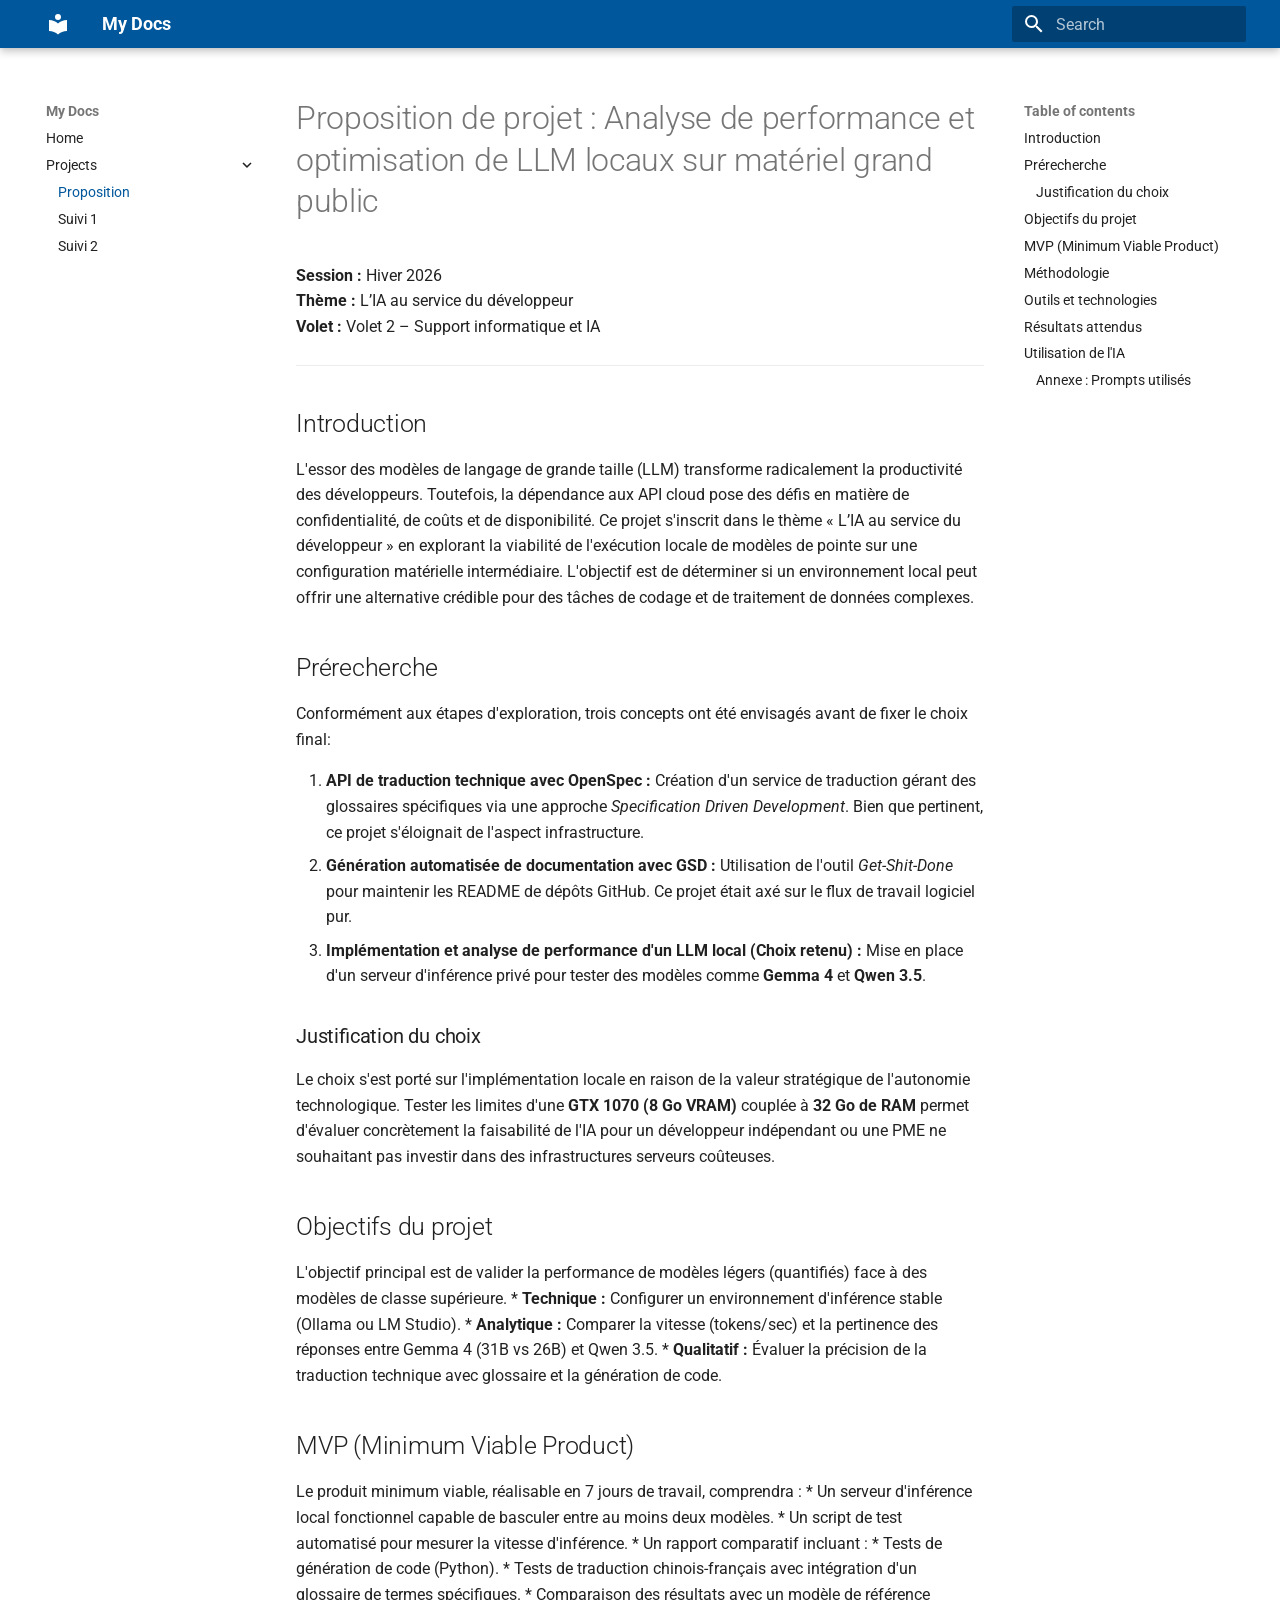
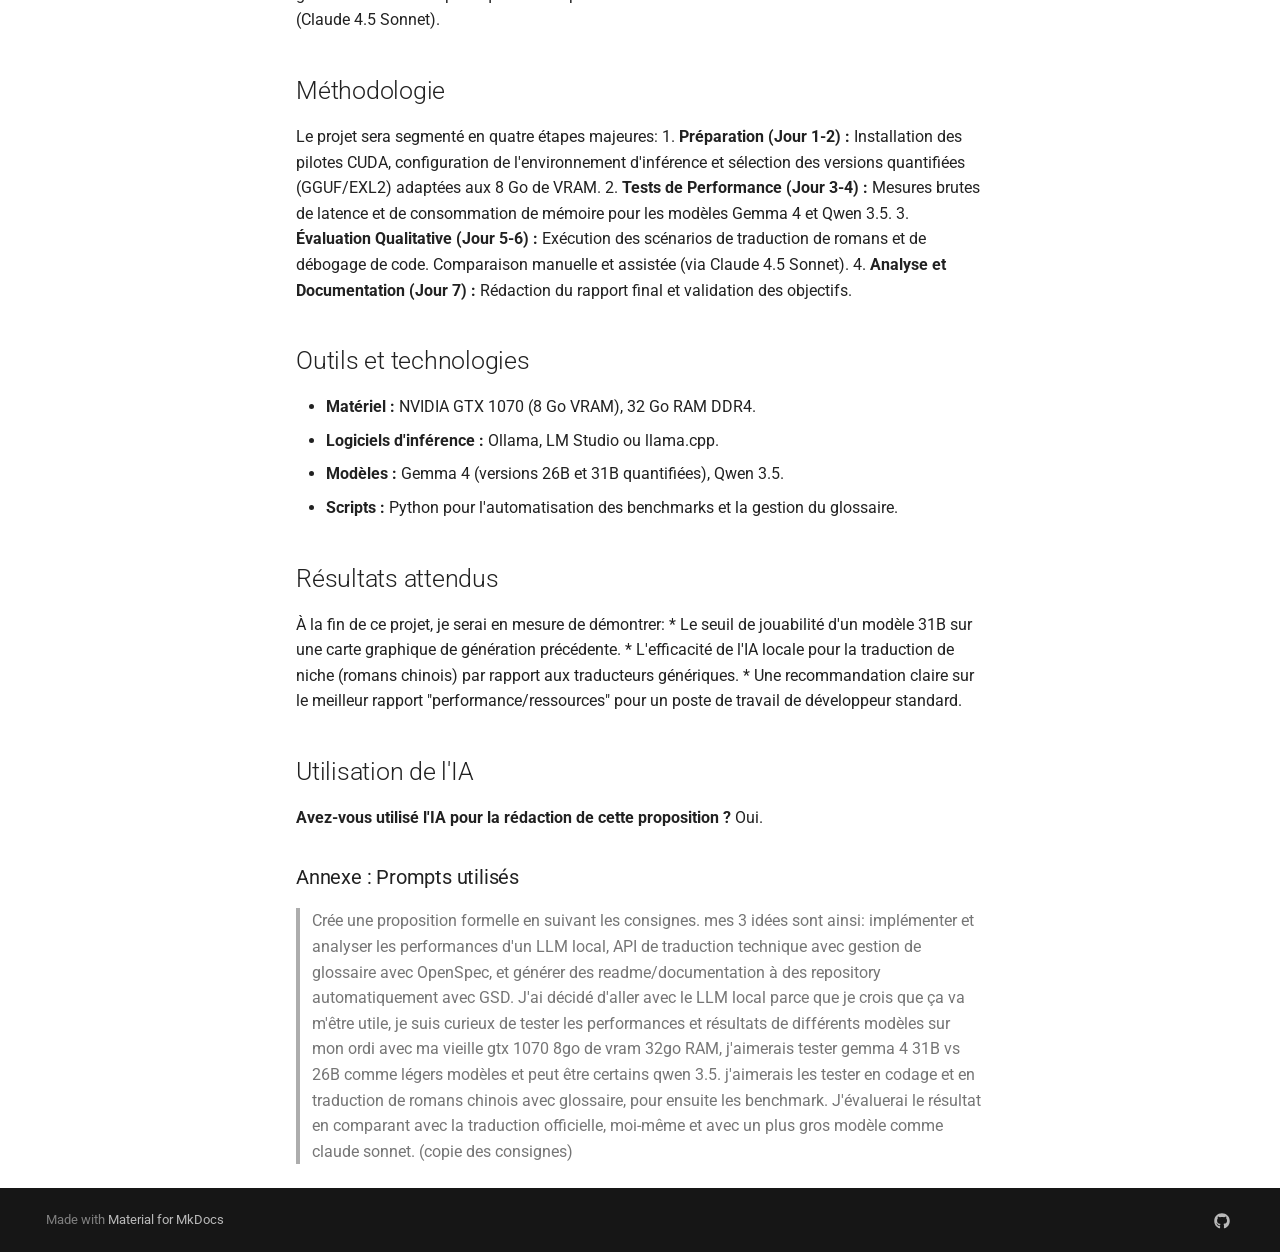
<file: site/proposition/index.html>
<!doctype html>
<html lang="en" class="no-js">
  <head>
    
      <meta charset="utf-8">
      <meta name="viewport" content="width=device-width,initial-scale=1">
      
      
      
      
        <link rel="prev" href="..">
      
      
        <link rel="next" href="../suivi1/">
      
      
        
      
      
      <link rel="icon" href="../assets/images/favicon.png">
      <meta name="generator" content="mkdocs-1.6.1, mkdocs-material-9.7.6">
    
    
      
        <title>Proposition - My Docs</title>
      
    
    
      <link rel="stylesheet" href="../assets/stylesheets/main.484c7ddc.min.css">
      
      


    
    
      
    
    
      
        
        
        <link rel="preconnect" href="https://fonts.gstatic.com" crossorigin>
        <link rel="stylesheet" href="https://fonts.googleapis.com/css?family=Roboto:300,300i,400,400i,700,700i%7CRoboto+Mono:400,400i,700,700i&display=fallback">
        <style>:root{--md-text-font:"Roboto";--md-code-font:"Roboto Mono"}</style>
      
    
    
      <link rel="stylesheet" href="../stylesheets/extra.css">
    
    <script>__md_scope=new URL("..",location),__md_hash=e=>[...e].reduce(((e,_)=>(e<<5)-e+_.charCodeAt(0)),0),__md_get=(e,_=localStorage,t=__md_scope)=>JSON.parse(_.getItem(t.pathname+"."+e)),__md_set=(e,_,t=localStorage,a=__md_scope)=>{try{t.setItem(a.pathname+"."+e,JSON.stringify(_))}catch(e){}}</script>
    
      

    
    
  </head>
  
  
    <body dir="ltr">
  
    
    <input class="md-toggle" data-md-toggle="drawer" type="checkbox" id="__drawer" autocomplete="off">
    <input class="md-toggle" data-md-toggle="search" type="checkbox" id="__search" autocomplete="off">
    <label class="md-overlay" for="__drawer"></label>
    <div data-md-component="skip">
      
        
        <a href="#proposition-de-projet-analyse-de-performance-et-optimisation-de-llm-locaux-sur-materiel-grand-public" class="md-skip">
          Skip to content
        </a>
      
    </div>
    <div data-md-component="announce">
      
    </div>
    
    
      

  

<header class="md-header md-header--shadow" data-md-component="header">
  <nav class="md-header__inner md-grid" aria-label="Header">
    <a href=".." title="My Docs" class="md-header__button md-logo" aria-label="My Docs" data-md-component="logo">
      
  
  <svg xmlns="http://www.w3.org/2000/svg" viewBox="0 0 24 24"><path d="M12 8a3 3 0 0 0 3-3 3 3 0 0 0-3-3 3 3 0 0 0-3 3 3 3 0 0 0 3 3m0 3.54C9.64 9.35 6.5 8 3 8v11c3.5 0 6.64 1.35 9 3.54 2.36-2.19 5.5-3.54 9-3.54V8c-3.5 0-6.64 1.35-9 3.54"/></svg>

    </a>
    <label class="md-header__button md-icon" for="__drawer">
      
      <svg xmlns="http://www.w3.org/2000/svg" viewBox="0 0 24 24"><path d="M3 6h18v2H3zm0 5h18v2H3zm0 5h18v2H3z"/></svg>
    </label>
    <div class="md-header__title" data-md-component="header-title">
      <div class="md-header__ellipsis">
        <div class="md-header__topic">
          <span class="md-ellipsis">
            My Docs
          </span>
        </div>
        <div class="md-header__topic" data-md-component="header-topic">
          <span class="md-ellipsis">
            
              Proposition
            
          </span>
        </div>
      </div>
    </div>
    
    
      <script>var palette=__md_get("__palette");if(palette&&palette.color){if("(prefers-color-scheme)"===palette.color.media){var media=matchMedia("(prefers-color-scheme: light)"),input=document.querySelector(media.matches?"[data-md-color-media='(prefers-color-scheme: light)']":"[data-md-color-media='(prefers-color-scheme: dark)']");palette.color.media=input.getAttribute("data-md-color-media"),palette.color.scheme=input.getAttribute("data-md-color-scheme"),palette.color.primary=input.getAttribute("data-md-color-primary"),palette.color.accent=input.getAttribute("data-md-color-accent")}for(var[key,value]of Object.entries(palette.color))document.body.setAttribute("data-md-color-"+key,value)}</script>
    
    
    
      
      
        <label class="md-header__button md-icon" for="__search">
          
          <svg xmlns="http://www.w3.org/2000/svg" viewBox="0 0 24 24"><path d="M9.5 3A6.5 6.5 0 0 1 16 9.5c0 1.61-.59 3.09-1.56 4.23l.27.27h.79l5 5-1.5 1.5-5-5v-.79l-.27-.27A6.52 6.52 0 0 1 9.5 16 6.5 6.5 0 0 1 3 9.5 6.5 6.5 0 0 1 9.5 3m0 2C7 5 5 7 5 9.5S7 14 9.5 14 14 12 14 9.5 12 5 9.5 5"/></svg>
        </label>
        <div class="md-search" data-md-component="search" role="dialog">
  <label class="md-search__overlay" for="__search"></label>
  <div class="md-search__inner" role="search">
    <form class="md-search__form" name="search">
      <input type="text" class="md-search__input" name="query" aria-label="Search" placeholder="Search" autocapitalize="off" autocorrect="off" autocomplete="off" spellcheck="false" data-md-component="search-query" required>
      <label class="md-search__icon md-icon" for="__search">
        
        <svg xmlns="http://www.w3.org/2000/svg" viewBox="0 0 24 24"><path d="M9.5 3A6.5 6.5 0 0 1 16 9.5c0 1.61-.59 3.09-1.56 4.23l.27.27h.79l5 5-1.5 1.5-5-5v-.79l-.27-.27A6.52 6.52 0 0 1 9.5 16 6.5 6.5 0 0 1 3 9.5 6.5 6.5 0 0 1 9.5 3m0 2C7 5 5 7 5 9.5S7 14 9.5 14 14 12 14 9.5 12 5 9.5 5"/></svg>
        
        <svg xmlns="http://www.w3.org/2000/svg" viewBox="0 0 24 24"><path d="M20 11v2H8l5.5 5.5-1.42 1.42L4.16 12l7.92-7.92L13.5 5.5 8 11z"/></svg>
      </label>
      <nav class="md-search__options" aria-label="Search">
        
        <button type="reset" class="md-search__icon md-icon" title="Clear" aria-label="Clear" tabindex="-1">
          
          <svg xmlns="http://www.w3.org/2000/svg" viewBox="0 0 24 24"><path d="M19 6.41 17.59 5 12 10.59 6.41 5 5 6.41 10.59 12 5 17.59 6.41 19 12 13.41 17.59 19 19 17.59 13.41 12z"/></svg>
        </button>
      </nav>
      
    </form>
    <div class="md-search__output">
      <div class="md-search__scrollwrap" tabindex="0" data-md-scrollfix>
        <div class="md-search-result" data-md-component="search-result">
          <div class="md-search-result__meta">
            Initializing search
          </div>
          <ol class="md-search-result__list" role="presentation"></ol>
        </div>
      </div>
    </div>
  </div>
</div>
      
    
    
  </nav>
  
</header>
    
    <div class="md-container" data-md-component="container">
      
      
        
          
        
      
      <main class="md-main" data-md-component="main">
        <div class="md-main__inner md-grid">
          
            
              
              <div class="md-sidebar md-sidebar--primary" data-md-component="sidebar" data-md-type="navigation" >
                <div class="md-sidebar__scrollwrap">
                  <div class="md-sidebar__inner">
                    



<nav class="md-nav md-nav--primary" aria-label="Navigation" data-md-level="0">
  <label class="md-nav__title" for="__drawer">
    <a href=".." title="My Docs" class="md-nav__button md-logo" aria-label="My Docs" data-md-component="logo">
      
  
  <svg xmlns="http://www.w3.org/2000/svg" viewBox="0 0 24 24"><path d="M12 8a3 3 0 0 0 3-3 3 3 0 0 0-3-3 3 3 0 0 0-3 3 3 3 0 0 0 3 3m0 3.54C9.64 9.35 6.5 8 3 8v11c3.5 0 6.64 1.35 9 3.54 2.36-2.19 5.5-3.54 9-3.54V8c-3.5 0-6.64 1.35-9 3.54"/></svg>

    </a>
    My Docs
  </label>
  
  <ul class="md-nav__list" data-md-scrollfix>
    
      
      
  
  
  
  
    <li class="md-nav__item">
      <a href=".." class="md-nav__link">
        
  
  
  <span class="md-ellipsis">
    
  
    Home
  

    
  </span>
  
  

      </a>
    </li>
  

    
      
      
  
  
    
  
  
  
    
    
    
    
    
    <li class="md-nav__item md-nav__item--active md-nav__item--nested">
      
        
        
        <input class="md-nav__toggle md-toggle " type="checkbox" id="__nav_2" checked>
        
          
          <label class="md-nav__link" for="__nav_2" id="__nav_2_label" tabindex="0">
            
  
  
  <span class="md-ellipsis">
    
  
    Projects
  

    
  </span>
  
  

            <span class="md-nav__icon md-icon"></span>
          </label>
        
        <nav class="md-nav" data-md-level="1" aria-labelledby="__nav_2_label" aria-expanded="true">
          <label class="md-nav__title" for="__nav_2">
            <span class="md-nav__icon md-icon"></span>
            
  
    Projects
  

          </label>
          <ul class="md-nav__list" data-md-scrollfix>
            
              
                
  
  
    
  
  
  
    <li class="md-nav__item md-nav__item--active">
      
      <input class="md-nav__toggle md-toggle" type="checkbox" id="__toc">
      
      
        
      
      
        <label class="md-nav__link md-nav__link--active" for="__toc">
          
  
  
  <span class="md-ellipsis">
    
  
    Proposition
  

    
  </span>
  
  

          <span class="md-nav__icon md-icon"></span>
        </label>
      
      <a href="./" class="md-nav__link md-nav__link--active">
        
  
  
  <span class="md-ellipsis">
    
  
    Proposition
  

    
  </span>
  
  

      </a>
      
        

<nav class="md-nav md-nav--secondary" aria-label="Table of contents">
  
  
  
    
  
  
    <label class="md-nav__title" for="__toc">
      <span class="md-nav__icon md-icon"></span>
      Table of contents
    </label>
    <ul class="md-nav__list" data-md-component="toc" data-md-scrollfix>
      
        <li class="md-nav__item">
  <a href="#introduction" class="md-nav__link">
    <span class="md-ellipsis">
      
        Introduction
      
    </span>
  </a>
  
</li>
      
        <li class="md-nav__item">
  <a href="#prerecherche" class="md-nav__link">
    <span class="md-ellipsis">
      
        Prérecherche
      
    </span>
  </a>
  
    <nav class="md-nav" aria-label="Prérecherche">
      <ul class="md-nav__list">
        
          <li class="md-nav__item">
  <a href="#justification-du-choix" class="md-nav__link">
    <span class="md-ellipsis">
      
        Justification du choix
      
    </span>
  </a>
  
</li>
        
      </ul>
    </nav>
  
</li>
      
        <li class="md-nav__item">
  <a href="#objectifs-du-projet" class="md-nav__link">
    <span class="md-ellipsis">
      
        Objectifs du projet
      
    </span>
  </a>
  
</li>
      
        <li class="md-nav__item">
  <a href="#mvp-minimum-viable-product" class="md-nav__link">
    <span class="md-ellipsis">
      
        MVP (Minimum Viable Product)
      
    </span>
  </a>
  
</li>
      
        <li class="md-nav__item">
  <a href="#methodologie" class="md-nav__link">
    <span class="md-ellipsis">
      
        Méthodologie
      
    </span>
  </a>
  
</li>
      
        <li class="md-nav__item">
  <a href="#outils-et-technologies" class="md-nav__link">
    <span class="md-ellipsis">
      
        Outils et technologies
      
    </span>
  </a>
  
</li>
      
        <li class="md-nav__item">
  <a href="#resultats-attendus" class="md-nav__link">
    <span class="md-ellipsis">
      
        Résultats attendus
      
    </span>
  </a>
  
</li>
      
        <li class="md-nav__item">
  <a href="#utilisation-de-lia" class="md-nav__link">
    <span class="md-ellipsis">
      
        Utilisation de l'IA
      
    </span>
  </a>
  
    <nav class="md-nav" aria-label="Utilisation de l&#39;IA">
      <ul class="md-nav__list">
        
          <li class="md-nav__item">
  <a href="#annexe-prompts-utilises" class="md-nav__link">
    <span class="md-ellipsis">
      
        Annexe : Prompts utilisés
      
    </span>
  </a>
  
</li>
        
      </ul>
    </nav>
  
</li>
      
    </ul>
  
</nav>
      
    </li>
  

              
            
              
                
  
  
  
  
    <li class="md-nav__item">
      <a href="../suivi1/" class="md-nav__link">
        
  
  
  <span class="md-ellipsis">
    
  
    Suivi 1
  

    
  </span>
  
  

      </a>
    </li>
  

              
            
              
                
  
  
  
  
    <li class="md-nav__item">
      <a href="../suivi2/" class="md-nav__link">
        
  
  
  <span class="md-ellipsis">
    
  
    Suivi 2
  

    
  </span>
  
  

      </a>
    </li>
  

              
            
          </ul>
        </nav>
      
    </li>
  

    
  </ul>
</nav>
                  </div>
                </div>
              </div>
            
            
              
              <div class="md-sidebar md-sidebar--secondary" data-md-component="sidebar" data-md-type="toc" >
                <div class="md-sidebar__scrollwrap">
                  <div class="md-sidebar__inner">
                    

<nav class="md-nav md-nav--secondary" aria-label="Table of contents">
  
  
  
    
  
  
    <label class="md-nav__title" for="__toc">
      <span class="md-nav__icon md-icon"></span>
      Table of contents
    </label>
    <ul class="md-nav__list" data-md-component="toc" data-md-scrollfix>
      
        <li class="md-nav__item">
  <a href="#introduction" class="md-nav__link">
    <span class="md-ellipsis">
      
        Introduction
      
    </span>
  </a>
  
</li>
      
        <li class="md-nav__item">
  <a href="#prerecherche" class="md-nav__link">
    <span class="md-ellipsis">
      
        Prérecherche
      
    </span>
  </a>
  
    <nav class="md-nav" aria-label="Prérecherche">
      <ul class="md-nav__list">
        
          <li class="md-nav__item">
  <a href="#justification-du-choix" class="md-nav__link">
    <span class="md-ellipsis">
      
        Justification du choix
      
    </span>
  </a>
  
</li>
        
      </ul>
    </nav>
  
</li>
      
        <li class="md-nav__item">
  <a href="#objectifs-du-projet" class="md-nav__link">
    <span class="md-ellipsis">
      
        Objectifs du projet
      
    </span>
  </a>
  
</li>
      
        <li class="md-nav__item">
  <a href="#mvp-minimum-viable-product" class="md-nav__link">
    <span class="md-ellipsis">
      
        MVP (Minimum Viable Product)
      
    </span>
  </a>
  
</li>
      
        <li class="md-nav__item">
  <a href="#methodologie" class="md-nav__link">
    <span class="md-ellipsis">
      
        Méthodologie
      
    </span>
  </a>
  
</li>
      
        <li class="md-nav__item">
  <a href="#outils-et-technologies" class="md-nav__link">
    <span class="md-ellipsis">
      
        Outils et technologies
      
    </span>
  </a>
  
</li>
      
        <li class="md-nav__item">
  <a href="#resultats-attendus" class="md-nav__link">
    <span class="md-ellipsis">
      
        Résultats attendus
      
    </span>
  </a>
  
</li>
      
        <li class="md-nav__item">
  <a href="#utilisation-de-lia" class="md-nav__link">
    <span class="md-ellipsis">
      
        Utilisation de l'IA
      
    </span>
  </a>
  
    <nav class="md-nav" aria-label="Utilisation de l&#39;IA">
      <ul class="md-nav__list">
        
          <li class="md-nav__item">
  <a href="#annexe-prompts-utilises" class="md-nav__link">
    <span class="md-ellipsis">
      
        Annexe : Prompts utilisés
      
    </span>
  </a>
  
</li>
        
      </ul>
    </nav>
  
</li>
      
    </ul>
  
</nav>
                  </div>
                </div>
              </div>
            
          
          
            <div class="md-content" data-md-component="content">
              
              <article class="md-content__inner md-typeset">
                
                  



<h1 id="proposition-de-projet-analyse-de-performance-et-optimisation-de-llm-locaux-sur-materiel-grand-public">Proposition de projet : Analyse de performance et optimisation de LLM locaux sur matériel grand public</h1>
<p><strong>Session :</strong> Hiver 2026<br />
<strong>Thème :</strong> L’IA au service du développeur<br />
<strong>Volet :</strong> Volet 2 – Support informatique et IA</p>
<hr />
<h2 id="introduction">Introduction</h2>
<p>L'essor des modèles de langage de grande taille (LLM) transforme radicalement la productivité des développeurs. Toutefois, la dépendance aux API cloud pose des défis en matière de confidentialité, de coûts et de disponibilité. Ce projet s'inscrit dans le thème « L’IA au service du développeur » en explorant la viabilité de l'exécution locale de modèles de pointe sur une configuration matérielle intermédiaire. L'objectif est de déterminer si un environnement local peut offrir une alternative crédible pour des tâches de codage et de traitement de données complexes.</p>
<h2 id="prerecherche">Prérecherche</h2>
<p>Conformément aux étapes d'exploration, trois concepts ont été envisagés avant de fixer le choix final:</p>
<ol>
<li><strong>API de traduction technique avec OpenSpec :</strong> Création d'un service de traduction gérant des glossaires spécifiques via une approche <em>Specification Driven Development</em>. Bien que pertinent, ce projet s'éloignait de l'aspect infrastructure.</li>
<li><strong>Génération automatisée de documentation avec GSD :</strong> Utilisation de l'outil <em>Get-Shit-Done</em> pour maintenir les README de dépôts GitHub. Ce projet était axé sur le flux de travail logiciel pur.</li>
<li><strong>Implémentation et analyse de performance d'un LLM local (Choix retenu) :</strong> Mise en place d'un serveur d'inférence privé pour tester des modèles comme <strong>Gemma 4</strong> et <strong>Qwen 3.5</strong>.</li>
</ol>
<h3 id="justification-du-choix">Justification du choix</h3>
<p>Le choix s'est porté sur l'implémentation locale en raison de la valeur stratégique de l'autonomie technologique. Tester les limites d'une <strong>GTX 1070 (8 Go VRAM)</strong> couplée à <strong>32 Go de RAM</strong> permet d'évaluer concrètement la faisabilité de l'IA pour un développeur indépendant ou une PME ne souhaitant pas investir dans des infrastructures serveurs coûteuses.</p>
<h2 id="objectifs-du-projet">Objectifs du projet</h2>
<p>L'objectif principal est de valider la performance de modèles légers (quantifiés) face à des modèles de classe supérieure.
* <strong>Technique :</strong> Configurer un environnement d'inférence stable (Ollama ou LM Studio).
* <strong>Analytique :</strong> Comparer la vitesse (tokens/sec) et la pertinence des réponses entre Gemma 4 (31B vs 26B) et Qwen 3.5.
* <strong>Qualitatif :</strong> Évaluer la précision de la traduction technique avec glossaire et la génération de code.</p>
<h2 id="mvp-minimum-viable-product">MVP (Minimum Viable Product)</h2>
<p>Le produit minimum viable, réalisable en 7 jours de travail, comprendra :
* Un serveur d'inférence local fonctionnel capable de basculer entre au moins deux modèles.
* Un script de test automatisé pour mesurer la vitesse d'inférence.
* Un rapport comparatif incluant :
    * Tests de génération de code (Python).
    * Tests de traduction chinois-français avec intégration d'un glossaire de termes spécifiques.
    * Comparaison des résultats avec un modèle de référence (Claude 4.5 Sonnet).</p>
<h2 id="methodologie">Méthodologie</h2>
<p>Le projet sera segmenté en quatre étapes majeures:
1.  <strong>Préparation (Jour 1-2) :</strong> Installation des pilotes CUDA, configuration de l'environnement d'inférence et sélection des versions quantifiées (GGUF/EXL2) adaptées aux 8 Go de VRAM.
2.  <strong>Tests de Performance (Jour 3-4) :</strong> Mesures brutes de latence et de consommation de mémoire pour les modèles Gemma 4 et Qwen 3.5.
3.  <strong>Évaluation Qualitative (Jour 5-6) :</strong> Exécution des scénarios de traduction de romans et de débogage de code. Comparaison manuelle et assistée (via Claude 4.5 Sonnet).
4.  <strong>Analyse et Documentation (Jour 7) :</strong> Rédaction du rapport final et validation des objectifs.</p>
<h2 id="outils-et-technologies">Outils et technologies</h2>
<ul>
<li><strong>Matériel :</strong> NVIDIA GTX 1070 (8 Go VRAM), 32 Go RAM DDR4.</li>
<li><strong>Logiciels d'inférence :</strong> Ollama, LM Studio ou llama.cpp.</li>
<li><strong>Modèles :</strong> Gemma 4 (versions 26B et 31B quantifiées), Qwen 3.5.</li>
<li><strong>Scripts :</strong> Python pour l'automatisation des benchmarks et la gestion du glossaire.</li>
</ul>
<h2 id="resultats-attendus">Résultats attendus</h2>
<p>À la fin de ce projet, je serai en mesure de démontrer:
* Le seuil de jouabilité d'un modèle 31B sur une carte graphique de génération précédente.
* L'efficacité de l'IA locale pour la traduction de niche (romans chinois) par rapport aux traducteurs génériques.
* Une recommandation claire sur le meilleur rapport "performance/ressources" pour un poste de travail de développeur standard.</p>
<h2 id="utilisation-de-lia">Utilisation de l'IA</h2>
<p><strong>Avez-vous utilisé l'IA pour la rédaction de cette proposition ?</strong> Oui.</p>
<h3 id="annexe-prompts-utilises">Annexe : Prompts utilisés</h3>
<blockquote>
<p>Crée une proposition formelle en suivant les consignes. mes 3 idées sont ainsi: implémenter et analyser les performances d'un LLM local, API de traduction technique avec gestion de glossaire avec OpenSpec, et générer des readme/documentation à des repository automatiquement avec GSD. J'ai décidé d'aller avec le LLM local parce que je crois que ça va m'être utile, je suis curieux de tester les performances et résultats de différents modèles sur mon ordi avec ma vieille gtx 1070 8go de vram 32go RAM, j'aimerais tester gemma 4 31B vs 26B comme légers modèles et peut être certains qwen 3.5. j'aimerais les tester en codage et en traduction de romans chinois avec glossaire, pour ensuite les benchmark. J'évaluerai le résultat en comparant avec la traduction officielle, moi-même et avec un plus gros modèle comme claude sonnet. (copie des consignes)</p>
</blockquote>












                
              </article>
            </div>
          
          
<script>var target=document.getElementById(location.hash.slice(1));target&&target.name&&(target.checked=target.name.startsWith("__tabbed_"))</script>
        </div>
        
      </main>
      
        <footer class="md-footer">
  
  <div class="md-footer-meta md-typeset">
    <div class="md-footer-meta__inner md-grid">
      <div class="md-copyright">
  
  
    Made with
    <a href="https://squidfunk.github.io/mkdocs-material/" target="_blank" rel="noopener">
      Material for MkDocs
    </a>
  
</div>
      
        
<div class="md-social">
  
    
    
    
    
    <a href="https://github.com/VEILLE-TECHNOLOGIQUE" target="_blank" rel="noopener" title="GitHub" class="md-social__link">
      <svg xmlns="http://www.w3.org/2000/svg" viewBox="0 0 512 512"><!--! Font Awesome Free 7.1.0 by @fontawesome - https://fontawesome.com License - https://fontawesome.com/license/free (Icons: CC BY 4.0, Fonts: SIL OFL 1.1, Code: MIT License) Copyright 2025 Fonticons, Inc.--><path d="M173.9 397.4c0 2-2.3 3.6-5.2 3.6-3.3.3-5.6-1.3-5.6-3.6 0-2 2.3-3.6 5.2-3.6 3-.3 5.6 1.3 5.6 3.6m-31.1-4.5c-.7 2 1.3 4.3 4.3 4.9 2.6 1 5.6 0 6.2-2s-1.3-4.3-4.3-5.2c-2.6-.7-5.5.3-6.2 2.3m44.2-1.7c-2.9.7-4.9 2.6-4.6 4.9.3 2 2.9 3.3 5.9 2.6 2.9-.7 4.9-2.6 4.6-4.6-.3-1.9-3-3.2-5.9-2.9M252.8 8C114.1 8 8 113.3 8 252c0 110.9 69.8 205.8 169.5 239.2 12.8 2.3 17.3-5.6 17.3-12.1 0-6.2-.3-40.4-.3-61.4 0 0-70 15-84.7-29.8 0 0-11.4-29.1-27.8-36.6 0 0-22.9-15.7 1.6-15.4 0 0 24.9 2 38.6 25.8 21.9 38.6 58.6 27.5 72.9 20.9 2.3-16 8.8-27.1 16-33.7-55.9-6.2-112.3-14.3-112.3-110.5 0-27.5 7.6-41.3 23.6-58.9-2.6-6.5-11.1-33.3 2.6-67.9 20.9-6.5 69 27 69 27 20-5.6 41.5-8.5 62.8-8.5s42.8 2.9 62.8 8.5c0 0 48.1-33.6 69-27 13.7 34.7 5.2 61.4 2.6 67.9 16 17.7 25.8 31.5 25.8 58.9 0 96.5-58.9 104.2-114.8 110.5 9.2 7.9 17 22.9 17 46.4 0 33.7-.3 75.4-.3 83.6 0 6.5 4.6 14.4 17.3 12.1C436.2 457.8 504 362.9 504 252 504 113.3 391.5 8 252.8 8M105.2 352.9c-1.3 1-1 3.3.7 5.2 1.6 1.6 3.9 2.3 5.2 1 1.3-1 1-3.3-.7-5.2-1.6-1.6-3.9-2.3-5.2-1m-10.8-8.1c-.7 1.3.3 2.9 2.3 3.9 1.6 1 3.6.7 4.3-.7.7-1.3-.3-2.9-2.3-3.9-2-.6-3.6-.3-4.3.7m32.4 35.6c-1.6 1.3-1 4.3 1.3 6.2 2.3 2.3 5.2 2.6 6.5 1 1.3-1.3.7-4.3-1.3-6.2-2.2-2.3-5.2-2.6-6.5-1m-11.4-14.7c-1.6 1-1.6 3.6 0 5.9s4.3 3.3 5.6 2.3c1.6-1.3 1.6-3.9 0-6.2-1.4-2.3-4-3.3-5.6-2"/></svg>
    </a>
  
</div>
      
    </div>
  </div>
</footer>
      
    </div>
    <div class="md-dialog" data-md-component="dialog">
      <div class="md-dialog__inner md-typeset"></div>
    </div>
    
    
    
      
      
      <script id="__config" type="application/json">{"annotate": null, "base": "..", "features": [], "search": "../assets/javascripts/workers/search.2c215733.min.js", "tags": null, "translations": {"clipboard.copied": "Copied to clipboard", "clipboard.copy": "Copy to clipboard", "search.result.more.one": "1 more on this page", "search.result.more.other": "# more on this page", "search.result.none": "No matching documents", "search.result.one": "1 matching document", "search.result.other": "# matching documents", "search.result.placeholder": "Type to start searching", "search.result.term.missing": "Missing", "select.version": "Select version"}, "version": null}</script>
    
    
      <script src="../assets/javascripts/bundle.79ae519e.min.js"></script>
      
    
  </body>
</html>
</file>
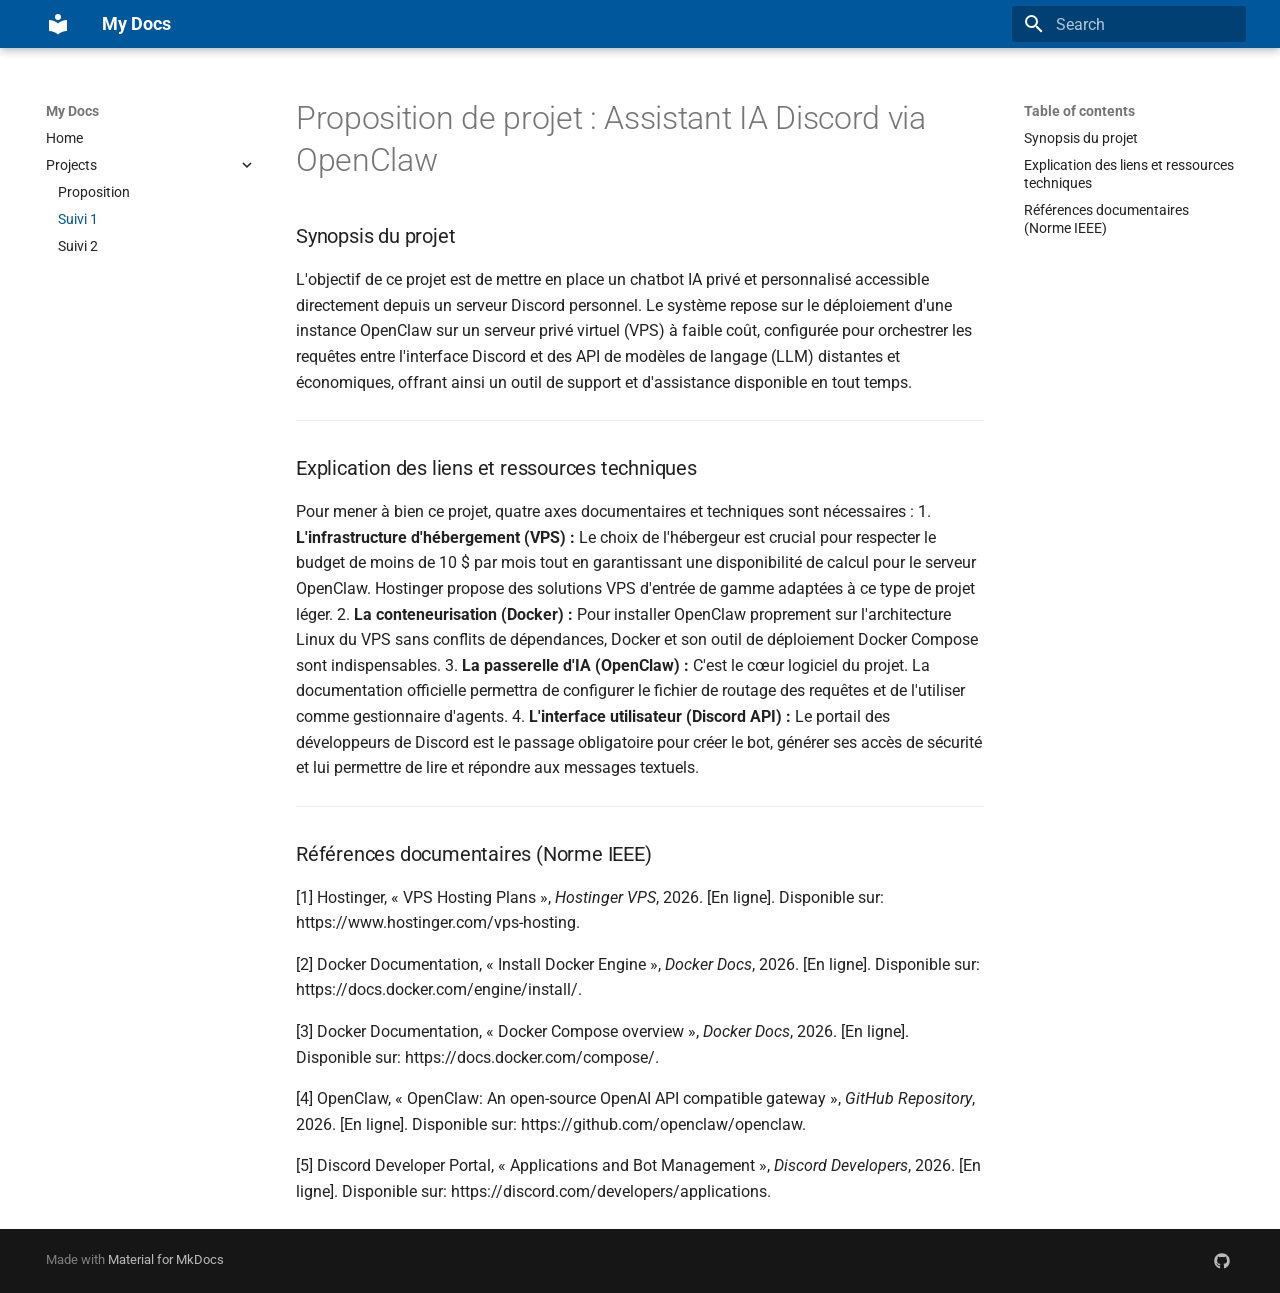
<file: site/suivi1/index.html>
<!doctype html>
<html lang="en" class="no-js">
  <head>
    
      <meta charset="utf-8">
      <meta name="viewport" content="width=device-width,initial-scale=1">
      
      
      
      
        <link rel="prev" href="../proposition/">
      
      
        <link rel="next" href="../suivi2/">
      
      
        
      
      
      <link rel="icon" href="../assets/images/favicon.png">
      <meta name="generator" content="mkdocs-1.6.1, mkdocs-material-9.7.6">
    
    
      
        <title>Suivi 1 - My Docs</title>
      
    
    
      <link rel="stylesheet" href="../assets/stylesheets/main.484c7ddc.min.css">
      
      


    
    
      
    
    
      
        
        
        <link rel="preconnect" href="https://fonts.gstatic.com" crossorigin>
        <link rel="stylesheet" href="https://fonts.googleapis.com/css?family=Roboto:300,300i,400,400i,700,700i%7CRoboto+Mono:400,400i,700,700i&display=fallback">
        <style>:root{--md-text-font:"Roboto";--md-code-font:"Roboto Mono"}</style>
      
    
    
      <link rel="stylesheet" href="../stylesheets/extra.css">
    
    <script>__md_scope=new URL("..",location),__md_hash=e=>[...e].reduce(((e,_)=>(e<<5)-e+_.charCodeAt(0)),0),__md_get=(e,_=localStorage,t=__md_scope)=>JSON.parse(_.getItem(t.pathname+"."+e)),__md_set=(e,_,t=localStorage,a=__md_scope)=>{try{t.setItem(a.pathname+"."+e,JSON.stringify(_))}catch(e){}}</script>
    
      

    
    
  </head>
  
  
    <body dir="ltr">
  
    
    <input class="md-toggle" data-md-toggle="drawer" type="checkbox" id="__drawer" autocomplete="off">
    <input class="md-toggle" data-md-toggle="search" type="checkbox" id="__search" autocomplete="off">
    <label class="md-overlay" for="__drawer"></label>
    <div data-md-component="skip">
      
        
        <a href="#proposition-de-projet-assistant-ia-discord-via-openclaw" class="md-skip">
          Skip to content
        </a>
      
    </div>
    <div data-md-component="announce">
      
    </div>
    
    
      

  

<header class="md-header md-header--shadow" data-md-component="header">
  <nav class="md-header__inner md-grid" aria-label="Header">
    <a href=".." title="My Docs" class="md-header__button md-logo" aria-label="My Docs" data-md-component="logo">
      
  
  <svg xmlns="http://www.w3.org/2000/svg" viewBox="0 0 24 24"><path d="M12 8a3 3 0 0 0 3-3 3 3 0 0 0-3-3 3 3 0 0 0-3 3 3 3 0 0 0 3 3m0 3.54C9.64 9.35 6.5 8 3 8v11c3.5 0 6.64 1.35 9 3.54 2.36-2.19 5.5-3.54 9-3.54V8c-3.5 0-6.64 1.35-9 3.54"/></svg>

    </a>
    <label class="md-header__button md-icon" for="__drawer">
      
      <svg xmlns="http://www.w3.org/2000/svg" viewBox="0 0 24 24"><path d="M3 6h18v2H3zm0 5h18v2H3zm0 5h18v2H3z"/></svg>
    </label>
    <div class="md-header__title" data-md-component="header-title">
      <div class="md-header__ellipsis">
        <div class="md-header__topic">
          <span class="md-ellipsis">
            My Docs
          </span>
        </div>
        <div class="md-header__topic" data-md-component="header-topic">
          <span class="md-ellipsis">
            
              Suivi 1
            
          </span>
        </div>
      </div>
    </div>
    
    
      <script>var palette=__md_get("__palette");if(palette&&palette.color){if("(prefers-color-scheme)"===palette.color.media){var media=matchMedia("(prefers-color-scheme: light)"),input=document.querySelector(media.matches?"[data-md-color-media='(prefers-color-scheme: light)']":"[data-md-color-media='(prefers-color-scheme: dark)']");palette.color.media=input.getAttribute("data-md-color-media"),palette.color.scheme=input.getAttribute("data-md-color-scheme"),palette.color.primary=input.getAttribute("data-md-color-primary"),palette.color.accent=input.getAttribute("data-md-color-accent")}for(var[key,value]of Object.entries(palette.color))document.body.setAttribute("data-md-color-"+key,value)}</script>
    
    
    
      
      
        <label class="md-header__button md-icon" for="__search">
          
          <svg xmlns="http://www.w3.org/2000/svg" viewBox="0 0 24 24"><path d="M9.5 3A6.5 6.5 0 0 1 16 9.5c0 1.61-.59 3.09-1.56 4.23l.27.27h.79l5 5-1.5 1.5-5-5v-.79l-.27-.27A6.52 6.52 0 0 1 9.5 16 6.5 6.5 0 0 1 3 9.5 6.5 6.5 0 0 1 9.5 3m0 2C7 5 5 7 5 9.5S7 14 9.5 14 14 12 14 9.5 12 5 9.5 5"/></svg>
        </label>
        <div class="md-search" data-md-component="search" role="dialog">
  <label class="md-search__overlay" for="__search"></label>
  <div class="md-search__inner" role="search">
    <form class="md-search__form" name="search">
      <input type="text" class="md-search__input" name="query" aria-label="Search" placeholder="Search" autocapitalize="off" autocorrect="off" autocomplete="off" spellcheck="false" data-md-component="search-query" required>
      <label class="md-search__icon md-icon" for="__search">
        
        <svg xmlns="http://www.w3.org/2000/svg" viewBox="0 0 24 24"><path d="M9.5 3A6.5 6.5 0 0 1 16 9.5c0 1.61-.59 3.09-1.56 4.23l.27.27h.79l5 5-1.5 1.5-5-5v-.79l-.27-.27A6.52 6.52 0 0 1 9.5 16 6.5 6.5 0 0 1 3 9.5 6.5 6.5 0 0 1 9.5 3m0 2C7 5 5 7 5 9.5S7 14 9.5 14 14 12 14 9.5 12 5 9.5 5"/></svg>
        
        <svg xmlns="http://www.w3.org/2000/svg" viewBox="0 0 24 24"><path d="M20 11v2H8l5.5 5.5-1.42 1.42L4.16 12l7.92-7.92L13.5 5.5 8 11z"/></svg>
      </label>
      <nav class="md-search__options" aria-label="Search">
        
        <button type="reset" class="md-search__icon md-icon" title="Clear" aria-label="Clear" tabindex="-1">
          
          <svg xmlns="http://www.w3.org/2000/svg" viewBox="0 0 24 24"><path d="M19 6.41 17.59 5 12 10.59 6.41 5 5 6.41 10.59 12 5 17.59 6.41 19 12 13.41 17.59 19 19 17.59 13.41 12z"/></svg>
        </button>
      </nav>
      
    </form>
    <div class="md-search__output">
      <div class="md-search__scrollwrap" tabindex="0" data-md-scrollfix>
        <div class="md-search-result" data-md-component="search-result">
          <div class="md-search-result__meta">
            Initializing search
          </div>
          <ol class="md-search-result__list" role="presentation"></ol>
        </div>
      </div>
    </div>
  </div>
</div>
      
    
    
  </nav>
  
</header>
    
    <div class="md-container" data-md-component="container">
      
      
        
          
        
      
      <main class="md-main" data-md-component="main">
        <div class="md-main__inner md-grid">
          
            
              
              <div class="md-sidebar md-sidebar--primary" data-md-component="sidebar" data-md-type="navigation" >
                <div class="md-sidebar__scrollwrap">
                  <div class="md-sidebar__inner">
                    



<nav class="md-nav md-nav--primary" aria-label="Navigation" data-md-level="0">
  <label class="md-nav__title" for="__drawer">
    <a href=".." title="My Docs" class="md-nav__button md-logo" aria-label="My Docs" data-md-component="logo">
      
  
  <svg xmlns="http://www.w3.org/2000/svg" viewBox="0 0 24 24"><path d="M12 8a3 3 0 0 0 3-3 3 3 0 0 0-3-3 3 3 0 0 0-3 3 3 3 0 0 0 3 3m0 3.54C9.64 9.35 6.5 8 3 8v11c3.5 0 6.64 1.35 9 3.54 2.36-2.19 5.5-3.54 9-3.54V8c-3.5 0-6.64 1.35-9 3.54"/></svg>

    </a>
    My Docs
  </label>
  
  <ul class="md-nav__list" data-md-scrollfix>
    
      
      
  
  
  
  
    <li class="md-nav__item">
      <a href=".." class="md-nav__link">
        
  
  
  <span class="md-ellipsis">
    
  
    Home
  

    
  </span>
  
  

      </a>
    </li>
  

    
      
      
  
  
    
  
  
  
    
    
    
    
    
    <li class="md-nav__item md-nav__item--active md-nav__item--nested">
      
        
        
        <input class="md-nav__toggle md-toggle " type="checkbox" id="__nav_2" checked>
        
          
          <label class="md-nav__link" for="__nav_2" id="__nav_2_label" tabindex="0">
            
  
  
  <span class="md-ellipsis">
    
  
    Projects
  

    
  </span>
  
  

            <span class="md-nav__icon md-icon"></span>
          </label>
        
        <nav class="md-nav" data-md-level="1" aria-labelledby="__nav_2_label" aria-expanded="true">
          <label class="md-nav__title" for="__nav_2">
            <span class="md-nav__icon md-icon"></span>
            
  
    Projects
  

          </label>
          <ul class="md-nav__list" data-md-scrollfix>
            
              
                
  
  
  
  
    <li class="md-nav__item">
      <a href="../proposition/" class="md-nav__link">
        
  
  
  <span class="md-ellipsis">
    
  
    Proposition
  

    
  </span>
  
  

      </a>
    </li>
  

              
            
              
                
  
  
    
  
  
  
    <li class="md-nav__item md-nav__item--active">
      
      <input class="md-nav__toggle md-toggle" type="checkbox" id="__toc">
      
      
        
      
      
        <label class="md-nav__link md-nav__link--active" for="__toc">
          
  
  
  <span class="md-ellipsis">
    
  
    Suivi 1
  

    
  </span>
  
  

          <span class="md-nav__icon md-icon"></span>
        </label>
      
      <a href="./" class="md-nav__link md-nav__link--active">
        
  
  
  <span class="md-ellipsis">
    
  
    Suivi 1
  

    
  </span>
  
  

      </a>
      
        

<nav class="md-nav md-nav--secondary" aria-label="Table of contents">
  
  
  
    
  
  
    <label class="md-nav__title" for="__toc">
      <span class="md-nav__icon md-icon"></span>
      Table of contents
    </label>
    <ul class="md-nav__list" data-md-component="toc" data-md-scrollfix>
      
        <li class="md-nav__item">
  <a href="#synopsis-du-projet" class="md-nav__link">
    <span class="md-ellipsis">
      
        Synopsis du projet
      
    </span>
  </a>
  
</li>
      
        <li class="md-nav__item">
  <a href="#explication-des-liens-et-ressources-techniques" class="md-nav__link">
    <span class="md-ellipsis">
      
        Explication des liens et ressources techniques
      
    </span>
  </a>
  
</li>
      
        <li class="md-nav__item">
  <a href="#references-documentaires-norme-ieee" class="md-nav__link">
    <span class="md-ellipsis">
      
        Références documentaires (Norme IEEE)
      
    </span>
  </a>
  
</li>
      
    </ul>
  
</nav>
      
    </li>
  

              
            
              
                
  
  
  
  
    <li class="md-nav__item">
      <a href="../suivi2/" class="md-nav__link">
        
  
  
  <span class="md-ellipsis">
    
  
    Suivi 2
  

    
  </span>
  
  

      </a>
    </li>
  

              
            
          </ul>
        </nav>
      
    </li>
  

    
  </ul>
</nav>
                  </div>
                </div>
              </div>
            
            
              
              <div class="md-sidebar md-sidebar--secondary" data-md-component="sidebar" data-md-type="toc" >
                <div class="md-sidebar__scrollwrap">
                  <div class="md-sidebar__inner">
                    

<nav class="md-nav md-nav--secondary" aria-label="Table of contents">
  
  
  
    
  
  
    <label class="md-nav__title" for="__toc">
      <span class="md-nav__icon md-icon"></span>
      Table of contents
    </label>
    <ul class="md-nav__list" data-md-component="toc" data-md-scrollfix>
      
        <li class="md-nav__item">
  <a href="#synopsis-du-projet" class="md-nav__link">
    <span class="md-ellipsis">
      
        Synopsis du projet
      
    </span>
  </a>
  
</li>
      
        <li class="md-nav__item">
  <a href="#explication-des-liens-et-ressources-techniques" class="md-nav__link">
    <span class="md-ellipsis">
      
        Explication des liens et ressources techniques
      
    </span>
  </a>
  
</li>
      
        <li class="md-nav__item">
  <a href="#references-documentaires-norme-ieee" class="md-nav__link">
    <span class="md-ellipsis">
      
        Références documentaires (Norme IEEE)
      
    </span>
  </a>
  
</li>
      
    </ul>
  
</nav>
                  </div>
                </div>
              </div>
            
          
          
            <div class="md-content" data-md-component="content">
              
              <article class="md-content__inner md-typeset">
                
                  



<h1 id="proposition-de-projet-assistant-ia-discord-via-openclaw">Proposition de projet : Assistant IA Discord via OpenClaw</h1>
<h3 id="synopsis-du-projet">Synopsis du projet</h3>
<p>L'objectif de ce projet est de mettre en place un chatbot IA privé et personnalisé accessible directement depuis un serveur Discord personnel. Le système repose sur le déploiement d'une instance OpenClaw sur un serveur privé virtuel (VPS) à faible coût, configurée pour orchestrer les requêtes entre l'interface Discord et des API de modèles de langage (LLM) distantes et économiques, offrant ainsi un outil de support et d'assistance disponible en tout temps.</p>
<hr />
<h3 id="explication-des-liens-et-ressources-techniques">Explication des liens et ressources techniques</h3>
<p>Pour mener à bien ce projet, quatre axes documentaires et techniques sont nécessaires :
1. <strong>L'infrastructure d'hébergement (VPS) :</strong> Le choix de l'hébergeur est crucial pour respecter le budget de moins de 10 $ par mois tout en garantissant une disponibilité de calcul pour le serveur OpenClaw. Hostinger propose des solutions VPS d'entrée de gamme adaptées à ce type de projet léger.
2. <strong>La conteneurisation (Docker) :</strong> Pour installer OpenClaw proprement sur l'architecture Linux du VPS sans conflits de dépendances, Docker et son outil de déploiement Docker Compose sont indispensables.
3. <strong>La passerelle d'IA (OpenClaw) :</strong> C'est le cœur logiciel du projet. La documentation officielle permettra de configurer le fichier de routage des requêtes et de l'utiliser comme gestionnaire d'agents.
4. <strong>L'interface utilisateur (Discord API) :</strong> Le portail des développeurs de Discord est le passage obligatoire pour créer le bot, générer ses accès de sécurité et lui permettre de lire et répondre aux messages textuels.</p>
<hr />
<h3 id="references-documentaires-norme-ieee">Références documentaires (Norme IEEE)</h3>
<p>[1] Hostinger, « VPS Hosting Plans », <em>Hostinger VPS</em>, 2026. [En ligne]. Disponible sur: https://www.hostinger.com/vps-hosting.</p>
<p>[2] Docker Documentation, « Install Docker Engine », <em>Docker Docs</em>, 2026. [En ligne]. Disponible sur: https://docs.docker.com/engine/install/.</p>
<p>[3] Docker Documentation, « Docker Compose overview », <em>Docker Docs</em>, 2026. [En ligne]. Disponible sur: https://docs.docker.com/compose/.</p>
<p>[4] OpenClaw, « OpenClaw: An open-source OpenAI API compatible gateway », <em>GitHub Repository</em>, 2026. [En ligne]. Disponible sur: https://github.com/openclaw/openclaw.</p>
<p>[5] Discord Developer Portal, « Applications and Bot Management », <em>Discord Developers</em>, 2026. [En ligne]. Disponible sur: https://discord.com/developers/applications.</p>












                
              </article>
            </div>
          
          
<script>var target=document.getElementById(location.hash.slice(1));target&&target.name&&(target.checked=target.name.startsWith("__tabbed_"))</script>
        </div>
        
      </main>
      
        <footer class="md-footer">
  
  <div class="md-footer-meta md-typeset">
    <div class="md-footer-meta__inner md-grid">
      <div class="md-copyright">
  
  
    Made with
    <a href="https://squidfunk.github.io/mkdocs-material/" target="_blank" rel="noopener">
      Material for MkDocs
    </a>
  
</div>
      
        
<div class="md-social">
  
    
    
    
    
    <a href="https://github.com/VEILLE-TECHNOLOGIQUE" target="_blank" rel="noopener" title="GitHub" class="md-social__link">
      <svg xmlns="http://www.w3.org/2000/svg" viewBox="0 0 512 512"><!--! Font Awesome Free 7.1.0 by @fontawesome - https://fontawesome.com License - https://fontawesome.com/license/free (Icons: CC BY 4.0, Fonts: SIL OFL 1.1, Code: MIT License) Copyright 2025 Fonticons, Inc.--><path d="M173.9 397.4c0 2-2.3 3.6-5.2 3.6-3.3.3-5.6-1.3-5.6-3.6 0-2 2.3-3.6 5.2-3.6 3-.3 5.6 1.3 5.6 3.6m-31.1-4.5c-.7 2 1.3 4.3 4.3 4.9 2.6 1 5.6 0 6.2-2s-1.3-4.3-4.3-5.2c-2.6-.7-5.5.3-6.2 2.3m44.2-1.7c-2.9.7-4.9 2.6-4.6 4.9.3 2 2.9 3.3 5.9 2.6 2.9-.7 4.9-2.6 4.6-4.6-.3-1.9-3-3.2-5.9-2.9M252.8 8C114.1 8 8 113.3 8 252c0 110.9 69.8 205.8 169.5 239.2 12.8 2.3 17.3-5.6 17.3-12.1 0-6.2-.3-40.4-.3-61.4 0 0-70 15-84.7-29.8 0 0-11.4-29.1-27.8-36.6 0 0-22.9-15.7 1.6-15.4 0 0 24.9 2 38.6 25.8 21.9 38.6 58.6 27.5 72.9 20.9 2.3-16 8.8-27.1 16-33.7-55.9-6.2-112.3-14.3-112.3-110.5 0-27.5 7.6-41.3 23.6-58.9-2.6-6.5-11.1-33.3 2.6-67.9 20.9-6.5 69 27 69 27 20-5.6 41.5-8.5 62.8-8.5s42.8 2.9 62.8 8.5c0 0 48.1-33.6 69-27 13.7 34.7 5.2 61.4 2.6 67.9 16 17.7 25.8 31.5 25.8 58.9 0 96.5-58.9 104.2-114.8 110.5 9.2 7.9 17 22.9 17 46.4 0 33.7-.3 75.4-.3 83.6 0 6.5 4.6 14.4 17.3 12.1C436.2 457.8 504 362.9 504 252 504 113.3 391.5 8 252.8 8M105.2 352.9c-1.3 1-1 3.3.7 5.2 1.6 1.6 3.9 2.3 5.2 1 1.3-1 1-3.3-.7-5.2-1.6-1.6-3.9-2.3-5.2-1m-10.8-8.1c-.7 1.3.3 2.9 2.3 3.9 1.6 1 3.6.7 4.3-.7.7-1.3-.3-2.9-2.3-3.9-2-.6-3.6-.3-4.3.7m32.4 35.6c-1.6 1.3-1 4.3 1.3 6.2 2.3 2.3 5.2 2.6 6.5 1 1.3-1.3.7-4.3-1.3-6.2-2.2-2.3-5.2-2.6-6.5-1m-11.4-14.7c-1.6 1-1.6 3.6 0 5.9s4.3 3.3 5.6 2.3c1.6-1.3 1.6-3.9 0-6.2-1.4-2.3-4-3.3-5.6-2"/></svg>
    </a>
  
</div>
      
    </div>
  </div>
</footer>
      
    </div>
    <div class="md-dialog" data-md-component="dialog">
      <div class="md-dialog__inner md-typeset"></div>
    </div>
    
    
    
      
      
      <script id="__config" type="application/json">{"annotate": null, "base": "..", "features": [], "search": "../assets/javascripts/workers/search.2c215733.min.js", "tags": null, "translations": {"clipboard.copied": "Copied to clipboard", "clipboard.copy": "Copy to clipboard", "search.result.more.one": "1 more on this page", "search.result.more.other": "# more on this page", "search.result.none": "No matching documents", "search.result.one": "1 matching document", "search.result.other": "# matching documents", "search.result.placeholder": "Type to start searching", "search.result.term.missing": "Missing", "select.version": "Select version"}, "version": null}</script>
    
    
      <script src="../assets/javascripts/bundle.79ae519e.min.js"></script>
      
    
  </body>
</html>
</file>
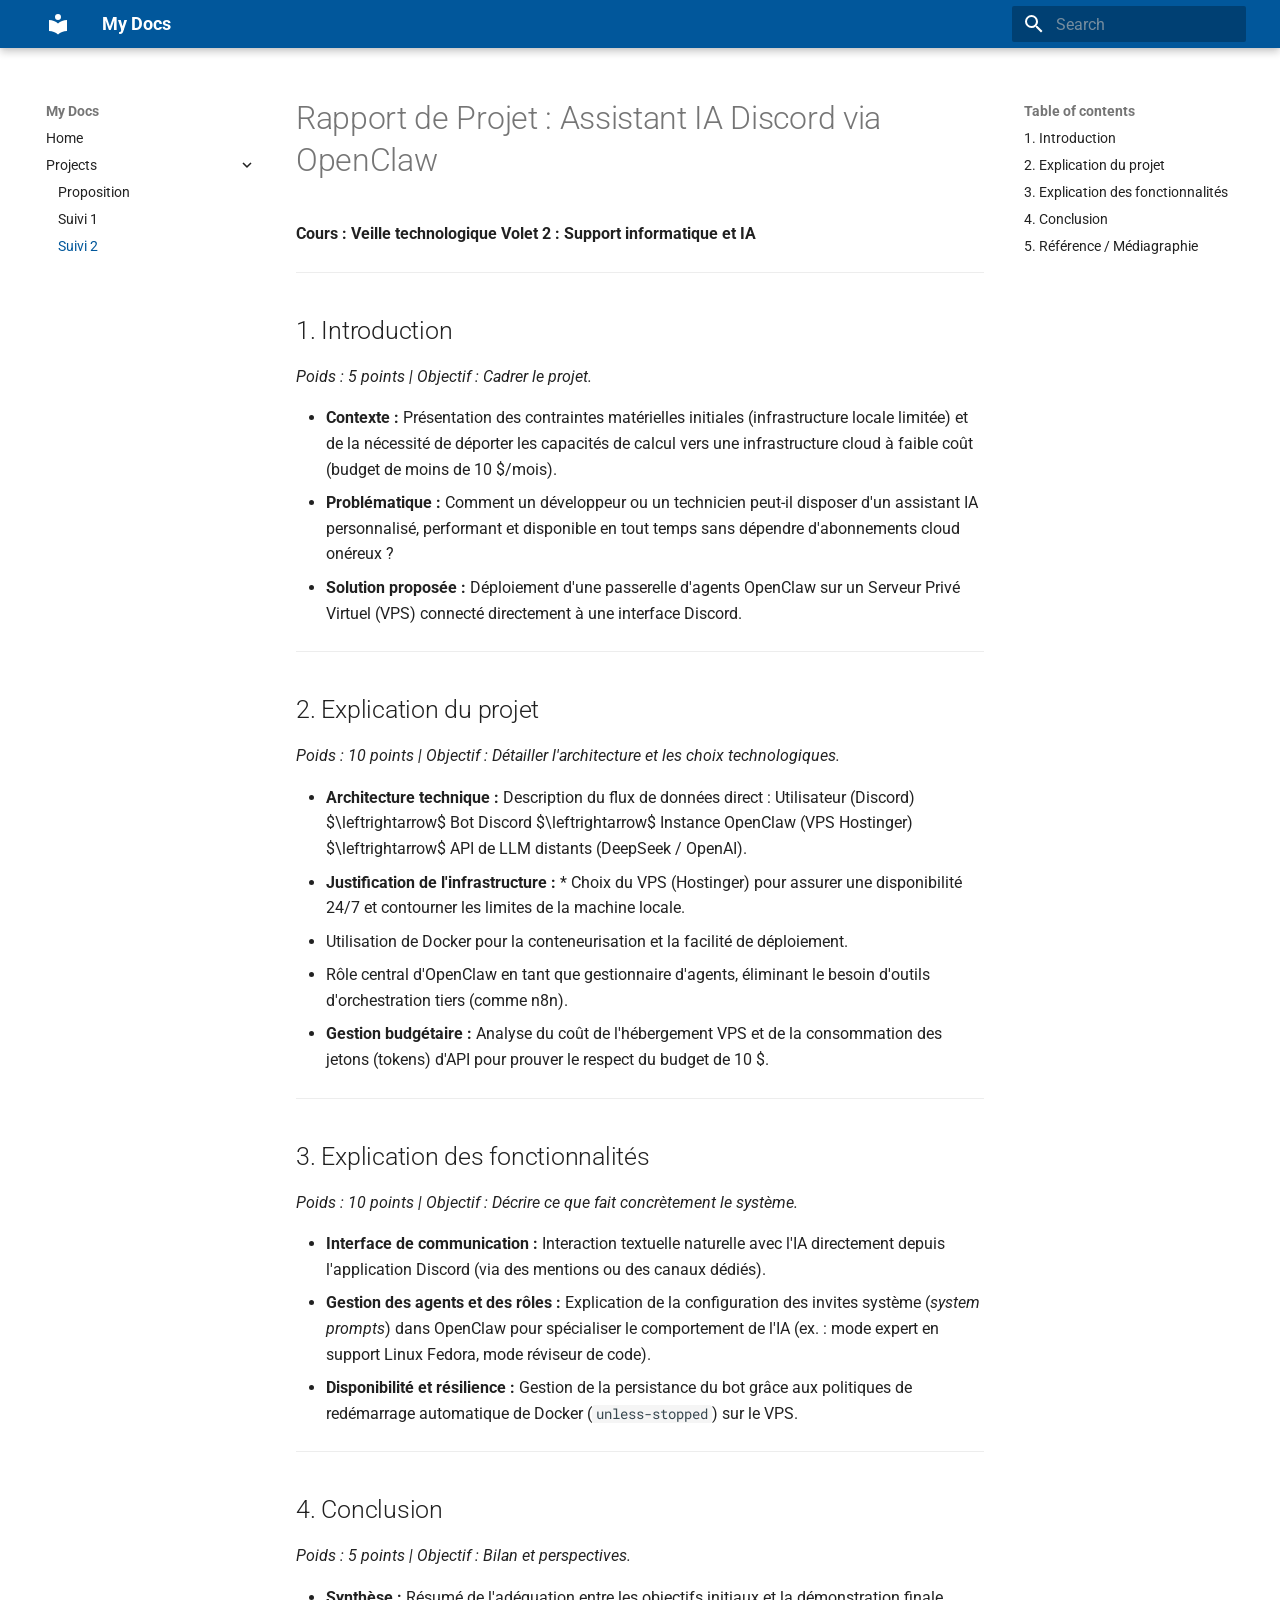
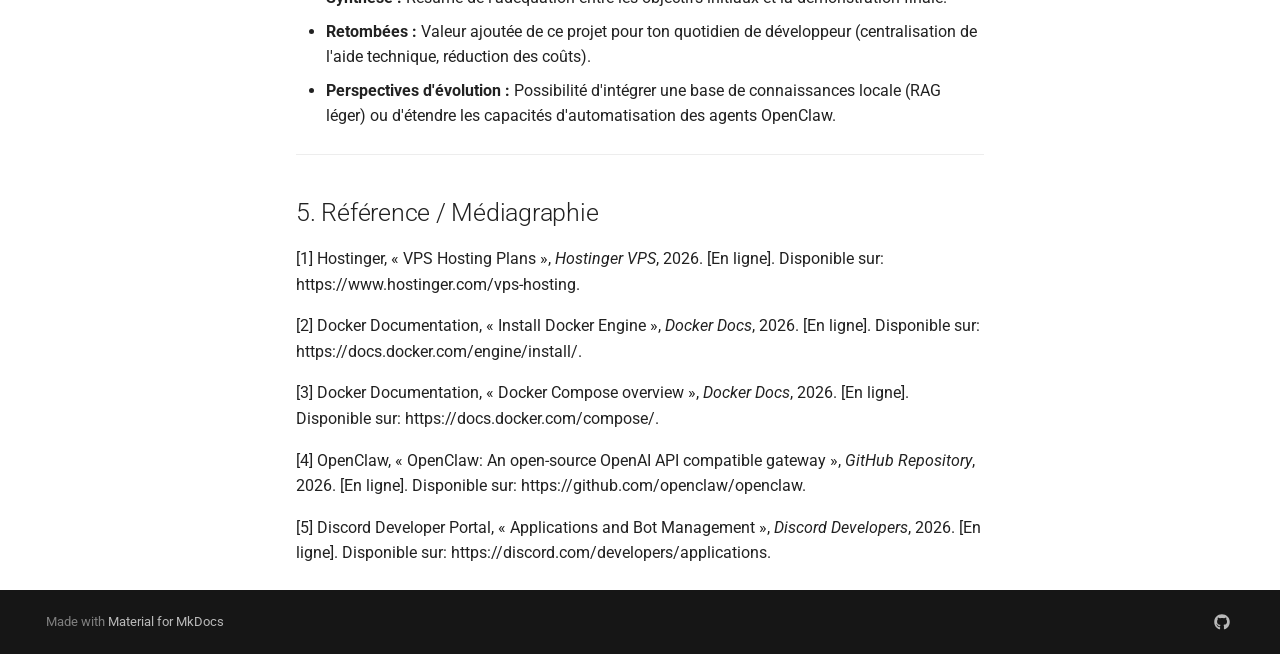
<file: site/suivi2/index.html>
<!doctype html>
<html lang="en" class="no-js">
  <head>
    
      <meta charset="utf-8">
      <meta name="viewport" content="width=device-width,initial-scale=1">
      
      
      
      
        <link rel="prev" href="../suivi1/">
      
      
      
        
      
      
      <link rel="icon" href="../assets/images/favicon.png">
      <meta name="generator" content="mkdocs-1.6.1, mkdocs-material-9.7.6">
    
    
      
        <title>Suivi 2 - My Docs</title>
      
    
    
      <link rel="stylesheet" href="../assets/stylesheets/main.484c7ddc.min.css">
      
      


    
    
      
    
    
      
        
        
        <link rel="preconnect" href="https://fonts.gstatic.com" crossorigin>
        <link rel="stylesheet" href="https://fonts.googleapis.com/css?family=Roboto:300,300i,400,400i,700,700i%7CRoboto+Mono:400,400i,700,700i&display=fallback">
        <style>:root{--md-text-font:"Roboto";--md-code-font:"Roboto Mono"}</style>
      
    
    
      <link rel="stylesheet" href="../stylesheets/extra.css">
    
    <script>__md_scope=new URL("..",location),__md_hash=e=>[...e].reduce(((e,_)=>(e<<5)-e+_.charCodeAt(0)),0),__md_get=(e,_=localStorage,t=__md_scope)=>JSON.parse(_.getItem(t.pathname+"."+e)),__md_set=(e,_,t=localStorage,a=__md_scope)=>{try{t.setItem(a.pathname+"."+e,JSON.stringify(_))}catch(e){}}</script>
    
      

    
    
  </head>
  
  
    <body dir="ltr">
  
    
    <input class="md-toggle" data-md-toggle="drawer" type="checkbox" id="__drawer" autocomplete="off">
    <input class="md-toggle" data-md-toggle="search" type="checkbox" id="__search" autocomplete="off">
    <label class="md-overlay" for="__drawer"></label>
    <div data-md-component="skip">
      
        
        <a href="#rapport-de-projet-assistant-ia-discord-via-openclaw" class="md-skip">
          Skip to content
        </a>
      
    </div>
    <div data-md-component="announce">
      
    </div>
    
    
      

  

<header class="md-header md-header--shadow" data-md-component="header">
  <nav class="md-header__inner md-grid" aria-label="Header">
    <a href=".." title="My Docs" class="md-header__button md-logo" aria-label="My Docs" data-md-component="logo">
      
  
  <svg xmlns="http://www.w3.org/2000/svg" viewBox="0 0 24 24"><path d="M12 8a3 3 0 0 0 3-3 3 3 0 0 0-3-3 3 3 0 0 0-3 3 3 3 0 0 0 3 3m0 3.54C9.64 9.35 6.5 8 3 8v11c3.5 0 6.64 1.35 9 3.54 2.36-2.19 5.5-3.54 9-3.54V8c-3.5 0-6.64 1.35-9 3.54"/></svg>

    </a>
    <label class="md-header__button md-icon" for="__drawer">
      
      <svg xmlns="http://www.w3.org/2000/svg" viewBox="0 0 24 24"><path d="M3 6h18v2H3zm0 5h18v2H3zm0 5h18v2H3z"/></svg>
    </label>
    <div class="md-header__title" data-md-component="header-title">
      <div class="md-header__ellipsis">
        <div class="md-header__topic">
          <span class="md-ellipsis">
            My Docs
          </span>
        </div>
        <div class="md-header__topic" data-md-component="header-topic">
          <span class="md-ellipsis">
            
              Suivi 2
            
          </span>
        </div>
      </div>
    </div>
    
    
      <script>var palette=__md_get("__palette");if(palette&&palette.color){if("(prefers-color-scheme)"===palette.color.media){var media=matchMedia("(prefers-color-scheme: light)"),input=document.querySelector(media.matches?"[data-md-color-media='(prefers-color-scheme: light)']":"[data-md-color-media='(prefers-color-scheme: dark)']");palette.color.media=input.getAttribute("data-md-color-media"),palette.color.scheme=input.getAttribute("data-md-color-scheme"),palette.color.primary=input.getAttribute("data-md-color-primary"),palette.color.accent=input.getAttribute("data-md-color-accent")}for(var[key,value]of Object.entries(palette.color))document.body.setAttribute("data-md-color-"+key,value)}</script>
    
    
    
      
      
        <label class="md-header__button md-icon" for="__search">
          
          <svg xmlns="http://www.w3.org/2000/svg" viewBox="0 0 24 24"><path d="M9.5 3A6.5 6.5 0 0 1 16 9.5c0 1.61-.59 3.09-1.56 4.23l.27.27h.79l5 5-1.5 1.5-5-5v-.79l-.27-.27A6.52 6.52 0 0 1 9.5 16 6.5 6.5 0 0 1 3 9.5 6.5 6.5 0 0 1 9.5 3m0 2C7 5 5 7 5 9.5S7 14 9.5 14 14 12 14 9.5 12 5 9.5 5"/></svg>
        </label>
        <div class="md-search" data-md-component="search" role="dialog">
  <label class="md-search__overlay" for="__search"></label>
  <div class="md-search__inner" role="search">
    <form class="md-search__form" name="search">
      <input type="text" class="md-search__input" name="query" aria-label="Search" placeholder="Search" autocapitalize="off" autocorrect="off" autocomplete="off" spellcheck="false" data-md-component="search-query" required>
      <label class="md-search__icon md-icon" for="__search">
        
        <svg xmlns="http://www.w3.org/2000/svg" viewBox="0 0 24 24"><path d="M9.5 3A6.5 6.5 0 0 1 16 9.5c0 1.61-.59 3.09-1.56 4.23l.27.27h.79l5 5-1.5 1.5-5-5v-.79l-.27-.27A6.52 6.52 0 0 1 9.5 16 6.5 6.5 0 0 1 3 9.5 6.5 6.5 0 0 1 9.5 3m0 2C7 5 5 7 5 9.5S7 14 9.5 14 14 12 14 9.5 12 5 9.5 5"/></svg>
        
        <svg xmlns="http://www.w3.org/2000/svg" viewBox="0 0 24 24"><path d="M20 11v2H8l5.5 5.5-1.42 1.42L4.16 12l7.92-7.92L13.5 5.5 8 11z"/></svg>
      </label>
      <nav class="md-search__options" aria-label="Search">
        
        <button type="reset" class="md-search__icon md-icon" title="Clear" aria-label="Clear" tabindex="-1">
          
          <svg xmlns="http://www.w3.org/2000/svg" viewBox="0 0 24 24"><path d="M19 6.41 17.59 5 12 10.59 6.41 5 5 6.41 10.59 12 5 17.59 6.41 19 12 13.41 17.59 19 19 17.59 13.41 12z"/></svg>
        </button>
      </nav>
      
    </form>
    <div class="md-search__output">
      <div class="md-search__scrollwrap" tabindex="0" data-md-scrollfix>
        <div class="md-search-result" data-md-component="search-result">
          <div class="md-search-result__meta">
            Initializing search
          </div>
          <ol class="md-search-result__list" role="presentation"></ol>
        </div>
      </div>
    </div>
  </div>
</div>
      
    
    
  </nav>
  
</header>
    
    <div class="md-container" data-md-component="container">
      
      
        
          
        
      
      <main class="md-main" data-md-component="main">
        <div class="md-main__inner md-grid">
          
            
              
              <div class="md-sidebar md-sidebar--primary" data-md-component="sidebar" data-md-type="navigation" >
                <div class="md-sidebar__scrollwrap">
                  <div class="md-sidebar__inner">
                    



<nav class="md-nav md-nav--primary" aria-label="Navigation" data-md-level="0">
  <label class="md-nav__title" for="__drawer">
    <a href=".." title="My Docs" class="md-nav__button md-logo" aria-label="My Docs" data-md-component="logo">
      
  
  <svg xmlns="http://www.w3.org/2000/svg" viewBox="0 0 24 24"><path d="M12 8a3 3 0 0 0 3-3 3 3 0 0 0-3-3 3 3 0 0 0-3 3 3 3 0 0 0 3 3m0 3.54C9.64 9.35 6.5 8 3 8v11c3.5 0 6.64 1.35 9 3.54 2.36-2.19 5.5-3.54 9-3.54V8c-3.5 0-6.64 1.35-9 3.54"/></svg>

    </a>
    My Docs
  </label>
  
  <ul class="md-nav__list" data-md-scrollfix>
    
      
      
  
  
  
  
    <li class="md-nav__item">
      <a href=".." class="md-nav__link">
        
  
  
  <span class="md-ellipsis">
    
  
    Home
  

    
  </span>
  
  

      </a>
    </li>
  

    
      
      
  
  
    
  
  
  
    
    
    
    
    
    <li class="md-nav__item md-nav__item--active md-nav__item--nested">
      
        
        
        <input class="md-nav__toggle md-toggle " type="checkbox" id="__nav_2" checked>
        
          
          <label class="md-nav__link" for="__nav_2" id="__nav_2_label" tabindex="0">
            
  
  
  <span class="md-ellipsis">
    
  
    Projects
  

    
  </span>
  
  

            <span class="md-nav__icon md-icon"></span>
          </label>
        
        <nav class="md-nav" data-md-level="1" aria-labelledby="__nav_2_label" aria-expanded="true">
          <label class="md-nav__title" for="__nav_2">
            <span class="md-nav__icon md-icon"></span>
            
  
    Projects
  

          </label>
          <ul class="md-nav__list" data-md-scrollfix>
            
              
                
  
  
  
  
    <li class="md-nav__item">
      <a href="../proposition/" class="md-nav__link">
        
  
  
  <span class="md-ellipsis">
    
  
    Proposition
  

    
  </span>
  
  

      </a>
    </li>
  

              
            
              
                
  
  
  
  
    <li class="md-nav__item">
      <a href="../suivi1/" class="md-nav__link">
        
  
  
  <span class="md-ellipsis">
    
  
    Suivi 1
  

    
  </span>
  
  

      </a>
    </li>
  

              
            
              
                
  
  
    
  
  
  
    <li class="md-nav__item md-nav__item--active">
      
      <input class="md-nav__toggle md-toggle" type="checkbox" id="__toc">
      
      
        
      
      
        <label class="md-nav__link md-nav__link--active" for="__toc">
          
  
  
  <span class="md-ellipsis">
    
  
    Suivi 2
  

    
  </span>
  
  

          <span class="md-nav__icon md-icon"></span>
        </label>
      
      <a href="./" class="md-nav__link md-nav__link--active">
        
  
  
  <span class="md-ellipsis">
    
  
    Suivi 2
  

    
  </span>
  
  

      </a>
      
        

<nav class="md-nav md-nav--secondary" aria-label="Table of contents">
  
  
  
    
  
  
    <label class="md-nav__title" for="__toc">
      <span class="md-nav__icon md-icon"></span>
      Table of contents
    </label>
    <ul class="md-nav__list" data-md-component="toc" data-md-scrollfix>
      
        <li class="md-nav__item">
  <a href="#1-introduction" class="md-nav__link">
    <span class="md-ellipsis">
      
        1. Introduction
      
    </span>
  </a>
  
</li>
      
        <li class="md-nav__item">
  <a href="#2-explication-du-projet" class="md-nav__link">
    <span class="md-ellipsis">
      
        2. Explication du projet
      
    </span>
  </a>
  
</li>
      
        <li class="md-nav__item">
  <a href="#3-explication-des-fonctionnalites" class="md-nav__link">
    <span class="md-ellipsis">
      
        3. Explication des fonctionnalités
      
    </span>
  </a>
  
</li>
      
        <li class="md-nav__item">
  <a href="#4-conclusion" class="md-nav__link">
    <span class="md-ellipsis">
      
        4. Conclusion
      
    </span>
  </a>
  
</li>
      
        <li class="md-nav__item">
  <a href="#5-reference-mediagraphie" class="md-nav__link">
    <span class="md-ellipsis">
      
        5. Référence / Médiagraphie
      
    </span>
  </a>
  
</li>
      
    </ul>
  
</nav>
      
    </li>
  

              
            
          </ul>
        </nav>
      
    </li>
  

    
  </ul>
</nav>
                  </div>
                </div>
              </div>
            
            
              
              <div class="md-sidebar md-sidebar--secondary" data-md-component="sidebar" data-md-type="toc" >
                <div class="md-sidebar__scrollwrap">
                  <div class="md-sidebar__inner">
                    

<nav class="md-nav md-nav--secondary" aria-label="Table of contents">
  
  
  
    
  
  
    <label class="md-nav__title" for="__toc">
      <span class="md-nav__icon md-icon"></span>
      Table of contents
    </label>
    <ul class="md-nav__list" data-md-component="toc" data-md-scrollfix>
      
        <li class="md-nav__item">
  <a href="#1-introduction" class="md-nav__link">
    <span class="md-ellipsis">
      
        1. Introduction
      
    </span>
  </a>
  
</li>
      
        <li class="md-nav__item">
  <a href="#2-explication-du-projet" class="md-nav__link">
    <span class="md-ellipsis">
      
        2. Explication du projet
      
    </span>
  </a>
  
</li>
      
        <li class="md-nav__item">
  <a href="#3-explication-des-fonctionnalites" class="md-nav__link">
    <span class="md-ellipsis">
      
        3. Explication des fonctionnalités
      
    </span>
  </a>
  
</li>
      
        <li class="md-nav__item">
  <a href="#4-conclusion" class="md-nav__link">
    <span class="md-ellipsis">
      
        4. Conclusion
      
    </span>
  </a>
  
</li>
      
        <li class="md-nav__item">
  <a href="#5-reference-mediagraphie" class="md-nav__link">
    <span class="md-ellipsis">
      
        5. Référence / Médiagraphie
      
    </span>
  </a>
  
</li>
      
    </ul>
  
</nav>
                  </div>
                </div>
              </div>
            
          
          
            <div class="md-content" data-md-component="content">
              
              <article class="md-content__inner md-typeset">
                
                  



<h1 id="rapport-de-projet-assistant-ia-discord-via-openclaw">Rapport de Projet : Assistant IA Discord via OpenClaw</h1>
<p><strong>Cours : Veille technologique</strong>
<strong>Volet 2 : Support informatique et IA</strong></p>
<hr />
<h2 id="1-introduction">1. Introduction</h2>
<p><em>Poids : 5 points | Objectif : Cadrer le projet.</em></p>
<ul>
<li><strong>Contexte :</strong> Présentation des contraintes matérielles initiales (infrastructure locale limitée) et de la nécessité de déporter les capacités de calcul vers une infrastructure cloud à faible coût (budget de moins de 10 $/mois).</li>
<li><strong>Problématique :</strong> Comment un développeur ou un technicien peut-il disposer d'un assistant IA personnalisé, performant et disponible en tout temps sans dépendre d'abonnements cloud onéreux ?</li>
<li><strong>Solution proposée :</strong> Déploiement d'une passerelle d'agents OpenClaw sur un Serveur Privé Virtuel (VPS) connecté directement à une interface Discord.</li>
</ul>
<hr />
<h2 id="2-explication-du-projet">2. Explication du projet</h2>
<p><em>Poids : 10 points | Objectif : Détailler l'architecture et les choix technologiques.</em></p>
<ul>
<li><strong>Architecture technique :</strong> Description du flux de données direct : Utilisateur (Discord) $\leftrightarrow$ Bot Discord $\leftrightarrow$ Instance OpenClaw (VPS Hostinger) $\leftrightarrow$ API de LLM distants (DeepSeek / OpenAI).</li>
<li><strong>Justification de l'infrastructure :</strong> * Choix du VPS (Hostinger) pour assurer une disponibilité 24/7 et contourner les limites de la machine locale.</li>
<li>Utilisation de Docker pour la conteneurisation et la facilité de déploiement.</li>
<li>Rôle central d'OpenClaw en tant que gestionnaire d'agents, éliminant le besoin d'outils d'orchestration tiers (comme n8n).</li>
<li><strong>Gestion budgétaire :</strong> Analyse du coût de l'hébergement VPS et de la consommation des jetons (tokens) d'API pour prouver le respect du budget de 10 $.</li>
</ul>
<hr />
<h2 id="3-explication-des-fonctionnalites">3. Explication des fonctionnalités</h2>
<p><em>Poids : 10 points | Objectif : Décrire ce que fait concrètement le système.</em></p>
<ul>
<li><strong>Interface de communication :</strong> Interaction textuelle naturelle avec l'IA directement depuis l'application Discord (via des mentions ou des canaux dédiés).</li>
<li><strong>Gestion des agents et des rôles :</strong> Explication de la configuration des invites système (<em>system prompts</em>) dans OpenClaw pour spécialiser le comportement de l'IA (ex. : mode expert en support Linux Fedora, mode réviseur de code).</li>
<li><strong>Disponibilité et résilience :</strong> Gestion de la persistance du bot grâce aux politiques de redémarrage automatique de Docker (<code>unless-stopped</code>) sur le VPS.</li>
</ul>
<hr />
<h2 id="4-conclusion">4. Conclusion</h2>
<p><em>Poids : 5 points | Objectif : Bilan et perspectives.</em></p>
<ul>
<li><strong>Synthèse :</strong> Résumé de l'adéquation entre les objectifs initiaux et la démonstration finale.</li>
<li><strong>Retombées :</strong> Valeur ajoutée de ce projet pour ton quotidien de développeur (centralisation de l'aide technique, réduction des coûts).</li>
<li><strong>Perspectives d'évolution :</strong> Possibilité d'intégrer une base de connaissances locale (RAG léger) ou d'étendre les capacités d'automatisation des agents OpenClaw.</li>
</ul>
<hr />
<h2 id="5-reference-mediagraphie">5. Référence / Médiagraphie</h2>
<p>[1] Hostinger, « VPS Hosting Plans », <em>Hostinger VPS</em>, 2026. [En ligne]. Disponible sur: https://www.hostinger.com/vps-hosting.</p>
<p>[2] Docker Documentation, « Install Docker Engine », <em>Docker Docs</em>, 2026. [En ligne]. Disponible sur: https://docs.docker.com/engine/install/.</p>
<p>[3] Docker Documentation, « Docker Compose overview », <em>Docker Docs</em>, 2026. [En ligne]. Disponible sur: https://docs.docker.com/compose/.</p>
<p>[4] OpenClaw, « OpenClaw: An open-source OpenAI API compatible gateway », <em>GitHub Repository</em>, 2026. [En ligne]. Disponible sur: https://github.com/openclaw/openclaw.</p>
<p>[5] Discord Developer Portal, « Applications and Bot Management », <em>Discord Developers</em>, 2026. [En ligne]. Disponible sur: https://discord.com/developers/applications.</p>












                
              </article>
            </div>
          
          
<script>var target=document.getElementById(location.hash.slice(1));target&&target.name&&(target.checked=target.name.startsWith("__tabbed_"))</script>
        </div>
        
      </main>
      
        <footer class="md-footer">
  
  <div class="md-footer-meta md-typeset">
    <div class="md-footer-meta__inner md-grid">
      <div class="md-copyright">
  
  
    Made with
    <a href="https://squidfunk.github.io/mkdocs-material/" target="_blank" rel="noopener">
      Material for MkDocs
    </a>
  
</div>
      
        
<div class="md-social">
  
    
    
    
    
    <a href="https://github.com/VEILLE-TECHNOLOGIQUE" target="_blank" rel="noopener" title="GitHub" class="md-social__link">
      <svg xmlns="http://www.w3.org/2000/svg" viewBox="0 0 512 512"><!--! Font Awesome Free 7.1.0 by @fontawesome - https://fontawesome.com License - https://fontawesome.com/license/free (Icons: CC BY 4.0, Fonts: SIL OFL 1.1, Code: MIT License) Copyright 2025 Fonticons, Inc.--><path d="M173.9 397.4c0 2-2.3 3.6-5.2 3.6-3.3.3-5.6-1.3-5.6-3.6 0-2 2.3-3.6 5.2-3.6 3-.3 5.6 1.3 5.6 3.6m-31.1-4.5c-.7 2 1.3 4.3 4.3 4.9 2.6 1 5.6 0 6.2-2s-1.3-4.3-4.3-5.2c-2.6-.7-5.5.3-6.2 2.3m44.2-1.7c-2.9.7-4.9 2.6-4.6 4.9.3 2 2.9 3.3 5.9 2.6 2.9-.7 4.9-2.6 4.6-4.6-.3-1.9-3-3.2-5.9-2.9M252.8 8C114.1 8 8 113.3 8 252c0 110.9 69.8 205.8 169.5 239.2 12.8 2.3 17.3-5.6 17.3-12.1 0-6.2-.3-40.4-.3-61.4 0 0-70 15-84.7-29.8 0 0-11.4-29.1-27.8-36.6 0 0-22.9-15.7 1.6-15.4 0 0 24.9 2 38.6 25.8 21.9 38.6 58.6 27.5 72.9 20.9 2.3-16 8.8-27.1 16-33.7-55.9-6.2-112.3-14.3-112.3-110.5 0-27.5 7.6-41.3 23.6-58.9-2.6-6.5-11.1-33.3 2.6-67.9 20.9-6.5 69 27 69 27 20-5.6 41.5-8.5 62.8-8.5s42.8 2.9 62.8 8.5c0 0 48.1-33.6 69-27 13.7 34.7 5.2 61.4 2.6 67.9 16 17.7 25.8 31.5 25.8 58.9 0 96.5-58.9 104.2-114.8 110.5 9.2 7.9 17 22.9 17 46.4 0 33.7-.3 75.4-.3 83.6 0 6.5 4.6 14.4 17.3 12.1C436.2 457.8 504 362.9 504 252 504 113.3 391.5 8 252.8 8M105.2 352.9c-1.3 1-1 3.3.7 5.2 1.6 1.6 3.9 2.3 5.2 1 1.3-1 1-3.3-.7-5.2-1.6-1.6-3.9-2.3-5.2-1m-10.8-8.1c-.7 1.3.3 2.9 2.3 3.9 1.6 1 3.6.7 4.3-.7.7-1.3-.3-2.9-2.3-3.9-2-.6-3.6-.3-4.3.7m32.4 35.6c-1.6 1.3-1 4.3 1.3 6.2 2.3 2.3 5.2 2.6 6.5 1 1.3-1.3.7-4.3-1.3-6.2-2.2-2.3-5.2-2.6-6.5-1m-11.4-14.7c-1.6 1-1.6 3.6 0 5.9s4.3 3.3 5.6 2.3c1.6-1.3 1.6-3.9 0-6.2-1.4-2.3-4-3.3-5.6-2"/></svg>
    </a>
  
</div>
      
    </div>
  </div>
</footer>
      
    </div>
    <div class="md-dialog" data-md-component="dialog">
      <div class="md-dialog__inner md-typeset"></div>
    </div>
    
    
    
      
      
      <script id="__config" type="application/json">{"annotate": null, "base": "..", "features": [], "search": "../assets/javascripts/workers/search.2c215733.min.js", "tags": null, "translations": {"clipboard.copied": "Copied to clipboard", "clipboard.copy": "Copy to clipboard", "search.result.more.one": "1 more on this page", "search.result.more.other": "# more on this page", "search.result.none": "No matching documents", "search.result.one": "1 matching document", "search.result.other": "# matching documents", "search.result.placeholder": "Type to start searching", "search.result.term.missing": "Missing", "select.version": "Select version"}, "version": null}</script>
    
    
      <script src="../assets/javascripts/bundle.79ae519e.min.js"></script>
      
    
  </body>
</html>
</file>
<file: stylesheets/extra.css>
:root {
  --md-primary-fg-color: #01579b;
  --md-primary-fg-color--light: #4f83cc;
  --md-primary-fg-color--dark: #002f6c;
}
</file>
<file: site/stylesheets/extra.css>
:root {
  --md-primary-fg-color: #01579b;
  --md-primary-fg-color--light: #4f83cc;
  --md-primary-fg-color--dark: #002f6c;
}
</file>
<file: assets/stylesheets/main.484c7ddc.min.css>
@charset "UTF-8";html{-webkit-text-size-adjust:none;-moz-text-size-adjust:none;text-size-adjust:none;box-sizing:border-box}*,:after,:before{box-sizing:inherit}@media (prefers-reduced-motion){*,:after,:before{transition:none!important}}body{margin:0}a,button,input,label{-webkit-tap-highlight-color:transparent}a{color:inherit;text-decoration:none}hr{border:0;box-sizing:initial;display:block;height:.05rem;overflow:visible;padding:0}small{font-size:80%}sub,sup{line-height:1em}img{border-style:none}table{border-collapse:initial;border-spacing:0}td,th{font-weight:400;vertical-align:top}button{background:#0000;border:0;font-family:inherit;font-size:inherit;margin:0;padding:0}input{border:0;outline:none}:root{--md-primary-fg-color:#4051b5;--md-primary-fg-color--light:#5d6cc0;--md-primary-fg-color--dark:#303fa1;--md-primary-bg-color:#fff;--md-primary-bg-color--light:#ffffffb3;--md-accent-fg-color:#526cfe;--md-accent-fg-color--transparent:#526cfe1a;--md-accent-bg-color:#fff;--md-accent-bg-color--light:#ffffffb3}[data-md-color-scheme=default]{color-scheme:light}[data-md-color-scheme=default] img[src$="#gh-dark-mode-only"],[data-md-color-scheme=default] img[src$="#only-dark"]{display:none}:root,[data-md-color-scheme=default]{--md-hue:225deg;--md-default-fg-color:#000000de;--md-default-fg-color--light:#0000008a;--md-default-fg-color--lighter:#00000052;--md-default-fg-color--lightest:#00000012;--md-default-bg-color:#fff;--md-default-bg-color--light:#ffffffb3;--md-default-bg-color--lighter:#ffffff4d;--md-default-bg-color--lightest:#ffffff1f;--md-code-fg-color:#36464e;--md-code-bg-color:#f5f5f5;--md-code-bg-color--light:#f5f5f5b3;--md-code-bg-color--lighter:#f5f5f54d;--md-code-hl-color:#4287ff;--md-code-hl-color--light:#4287ff1a;--md-code-hl-number-color:#d52a2a;--md-code-hl-special-color:#db1457;--md-code-hl-function-color:#a846b9;--md-code-hl-constant-color:#6e59d9;--md-code-hl-keyword-color:#3f6ec6;--md-code-hl-string-color:#1c7d4d;--md-code-hl-name-color:var(--md-code-fg-color);--md-code-hl-operator-color:var(--md-default-fg-color--light);--md-code-hl-punctuation-color:var(--md-default-fg-color--light);--md-code-hl-comment-color:var(--md-default-fg-color--light);--md-code-hl-generic-color:var(--md-default-fg-color--light);--md-code-hl-variable-color:var(--md-default-fg-color--light);--md-typeset-color:var(--md-default-fg-color);--md-typeset-a-color:var(--md-primary-fg-color);--md-typeset-del-color:#f5503d26;--md-typeset-ins-color:#0bd57026;--md-typeset-kbd-color:#fafafa;--md-typeset-kbd-accent-color:#fff;--md-typeset-kbd-border-color:#b8b8b8;--md-typeset-mark-color:#ffff0080;--md-typeset-table-color:#0000001f;--md-typeset-table-color--light:rgba(0,0,0,.035);--md-admonition-fg-color:var(--md-default-fg-color);--md-admonition-bg-color:var(--md-default-bg-color);--md-warning-fg-color:#000000de;--md-warning-bg-color:#ff9;--md-footer-fg-color:#fff;--md-footer-fg-color--light:#ffffffb3;--md-footer-fg-color--lighter:#ffffff73;--md-footer-bg-color:#000000de;--md-footer-bg-color--dark:#00000052;--md-shadow-z1:0 0.2rem 0.5rem #0000000d,0 0 0.05rem #0000001a;--md-shadow-z2:0 0.2rem 0.5rem #0000001a,0 0 0.05rem #00000040;--md-shadow-z3:0 0.2rem 0.5rem #0003,0 0 0.05rem #00000059}.md-icon svg{fill:currentcolor;display:block;height:1.2rem;width:1.2rem}body{-webkit-font-smoothing:antialiased;-moz-osx-font-smoothing:grayscale;--md-text-font-family:var(--md-text-font,_),-apple-system,BlinkMacSystemFont,Helvetica,Arial,sans-serif;--md-code-font-family:var(--md-code-font,_),SFMono-Regular,Consolas,Menlo,monospace}aside,body,input{font-feature-settings:"kern","liga";color:var(--md-typeset-color);font-family:var(--md-text-font-family)}code,kbd,pre{font-feature-settings:"kern";font-family:var(--md-code-font-family)}:root{--md-typeset-table-sort-icon:url('data:image/svg+xml;charset=utf-8,<svg xmlns="http://www.w3.org/2000/svg" viewBox="0 0 24 24"><path d="m18 21-4-4h3V7h-3l4-4 4 4h-3v10h3M2 19v-2h10v2M2 13v-2h7v2M2 7V5h4v2z"/></svg>');--md-typeset-table-sort-icon--asc:url('data:image/svg+xml;charset=utf-8,<svg xmlns="http://www.w3.org/2000/svg" viewBox="0 0 24 24"><path d="M19 17h3l-4 4-4-4h3V3h2M2 17h10v2H2M6 5v2H2V5m0 6h7v2H2z"/></svg>');--md-typeset-table-sort-icon--desc:url('data:image/svg+xml;charset=utf-8,<svg xmlns="http://www.w3.org/2000/svg" viewBox="0 0 24 24"><path d="M19 7h3l-4-4-4 4h3v14h2M2 17h10v2H2M6 5v2H2V5m0 6h7v2H2z"/></svg>')}.md-typeset{-webkit-print-color-adjust:exact;color-adjust:exact;font-size:.8rem;line-height:1.6;overflow-wrap:break-word}@media print{.md-typeset{font-size:.68rem}}.md-typeset blockquote,.md-typeset dl,.md-typeset figure,.md-typeset ol,.md-typeset pre,.md-typeset ul{margin-bottom:1em;margin-top:1em}.md-typeset h1{color:var(--md-default-fg-color--light);font-size:2em;line-height:1.3;margin:0 0 1.25em}.md-typeset h1,.md-typeset h2{font-weight:300;letter-spacing:-.01em}.md-typeset h2{font-size:1.5625em;line-height:1.4;margin:1.6em 0 .64em}.md-typeset h3{font-size:1.25em;font-weight:400;letter-spacing:-.01em;line-height:1.5;margin:1.6em 0 .8em}.md-typeset h2+h3{margin-top:.8em}.md-typeset h4{font-weight:700;letter-spacing:-.01em;margin:1em 0}.md-typeset h5,.md-typeset h6{color:var(--md-default-fg-color--light);font-size:.8em;font-weight:700;letter-spacing:-.01em;margin:1.25em 0}.md-typeset h5{text-transform:uppercase}.md-typeset h5 code{text-transform:none}.md-typeset hr{border-bottom:.05rem solid var(--md-default-fg-color--lightest);display:flow-root;margin:1.5em 0}.md-typeset a{color:var(--md-typeset-a-color);word-break:break-word}.md-typeset a,.md-typeset a:before{transition:color 125ms}.md-typeset a:focus,.md-typeset a:hover{color:var(--md-accent-fg-color)}.md-typeset a:focus code,.md-typeset a:hover code{background-color:var(--md-accent-fg-color--transparent);color:var(--md-accent-fg-color)}.md-typeset a code{color:var(--md-typeset-a-color)}.md-typeset a.focus-visible{outline-color:var(--md-accent-fg-color);outline-offset:.2rem}.md-typeset code,.md-typeset kbd,.md-typeset pre{color:var(--md-code-fg-color);direction:ltr;font-variant-ligatures:none;transition:background-color 125ms}@media print{.md-typeset code,.md-typeset kbd,.md-typeset pre{white-space:pre-wrap}}.md-typeset code{background-color:var(--md-code-bg-color);border-radius:.1rem;-webkit-box-decoration-break:clone;box-decoration-break:clone;font-size:.85em;padding:0 .2941176471em;transition:color 125ms,background-color 125ms;word-break:break-word}.md-typeset code:not(.focus-visible){-webkit-tap-highlight-color:transparent;outline:none}.md-typeset pre{display:flow-root;line-height:1.4;position:relative}.md-typeset pre>code{-webkit-box-decoration-break:slice;box-decoration-break:slice;box-shadow:none;display:block;margin:0;outline-color:var(--md-accent-fg-color);overflow:auto;padding:.7720588235em 1.1764705882em;scrollbar-color:var(--md-default-fg-color--lighter) #0000;scrollbar-width:thin;touch-action:auto;word-break:normal}.md-typeset pre>code:hover{scrollbar-color:var(--md-accent-fg-color) #0000}.md-typeset pre>code::-webkit-scrollbar{height:.2rem;width:.2rem}.md-typeset pre>code::-webkit-scrollbar-thumb{background-color:var(--md-default-fg-color--lighter)}.md-typeset pre>code::-webkit-scrollbar-thumb:hover{background-color:var(--md-accent-fg-color)}.md-typeset kbd{background-color:var(--md-typeset-kbd-color);border-radius:.1rem;box-shadow:0 .1rem 0 .05rem var(--md-typeset-kbd-border-color),0 .1rem 0 var(--md-typeset-kbd-border-color),0 -.1rem .2rem var(--md-typeset-kbd-accent-color) inset;color:var(--md-default-fg-color);display:inline-block;font-size:.75em;padding:0 .6666666667em;vertical-align:text-top;word-break:break-word}.md-typeset mark{background-color:var(--md-typeset-mark-color);-webkit-box-decoration-break:clone;box-decoration-break:clone;color:inherit;word-break:break-word}.md-typeset abbr{cursor:help;text-decoration:none}.md-typeset [data-preview],.md-typeset abbr{border-bottom:.05rem dotted var(--md-default-fg-color--light)}.md-typeset small{opacity:.75}[dir=ltr] .md-typeset sub,[dir=ltr] .md-typeset sup{margin-left:.078125em}[dir=rtl] .md-typeset sub,[dir=rtl] .md-typeset sup{margin-right:.078125em}[dir=ltr] .md-typeset blockquote{padding-left:.6rem}[dir=rtl] .md-typeset blockquote{padding-right:.6rem}[dir=ltr] .md-typeset blockquote{border-left:.2rem solid var(--md-default-fg-color--lighter)}[dir=rtl] .md-typeset blockquote{border-right:.2rem solid var(--md-default-fg-color--lighter)}.md-typeset blockquote{color:var(--md-default-fg-color--light);margin-left:0;margin-right:0}.md-typeset ul{list-style-type:disc}.md-typeset ul[type]{list-style-type:revert-layer}[dir=ltr] .md-typeset ol,[dir=ltr] .md-typeset ul{margin-left:.625em}[dir=rtl] .md-typeset ol,[dir=rtl] .md-typeset ul{margin-right:.625em}.md-typeset ol,.md-typeset ul{padding:0}.md-typeset ol:not([hidden]),.md-typeset ul:not([hidden]){display:flow-root}.md-typeset ol ol,.md-typeset ul ol{list-style-type:lower-alpha}.md-typeset ol ol ol,.md-typeset ul ol ol{list-style-type:lower-roman}.md-typeset ol ol ol ol,.md-typeset ul ol ol ol{list-style-type:upper-alpha}.md-typeset ol ol ol ol ol,.md-typeset ul ol ol ol ol{list-style-type:upper-roman}.md-typeset ol[type],.md-typeset ul[type]{list-style-type:revert-layer}[dir=ltr] .md-typeset ol li,[dir=ltr] .md-typeset ul li{margin-left:1.25em}[dir=rtl] .md-typeset ol li,[dir=rtl] .md-typeset ul li{margin-right:1.25em}.md-typeset ol li,.md-typeset ul li{margin-bottom:.5em}.md-typeset ol li blockquote,.md-typeset ol li p,.md-typeset ul li blockquote,.md-typeset ul li p{margin:.5em 0}.md-typeset ol li:last-child,.md-typeset ul li:last-child{margin-bottom:0}[dir=ltr] .md-typeset ol li ol,[dir=ltr] .md-typeset ol li ul,[dir=ltr] .md-typeset ul li ol,[dir=ltr] .md-typeset ul li ul{margin-left:.625em}[dir=rtl] .md-typeset ol li ol,[dir=rtl] .md-typeset ol li ul,[dir=rtl] .md-typeset ul li ol,[dir=rtl] .md-typeset ul li ul{margin-right:.625em}.md-typeset ol li ol,.md-typeset ol li ul,.md-typeset ul li ol,.md-typeset ul li ul{margin-bottom:.5em;margin-top:.5em}[dir=ltr] .md-typeset dd{margin-left:1.875em}[dir=rtl] .md-typeset dd{margin-right:1.875em}.md-typeset dd{margin-bottom:1.5em;margin-top:1em}.md-typeset img,.md-typeset svg,.md-typeset video{height:auto;max-width:100%}.md-typeset img[align=left]{margin:1em 1em 1em 0}.md-typeset img[align=right]{margin:1em 0 1em 1em}.md-typeset img[align]:only-child{margin-top:0}.md-typeset figure{display:flow-root;margin:1em auto;max-width:100%;text-align:center;width:fit-content}.md-typeset figure img{display:block;margin:0 auto}.md-typeset figcaption{font-style:italic;margin:1em auto;max-width:24rem}.md-typeset iframe{max-width:100%}.md-typeset table:not([class]){background-color:var(--md-default-bg-color);border:.05rem solid var(--md-typeset-table-color);border-radius:.1rem;display:inline-block;font-size:.64rem;max-width:100%;overflow:auto;touch-action:auto}@media print{.md-typeset table:not([class]){display:table}}.md-typeset table:not([class])+*{margin-top:1.5em}.md-typeset table:not([class]) td>:first-child,.md-typeset table:not([class]) th>:first-child{margin-top:0}.md-typeset table:not([class]) td>:last-child,.md-typeset table:not([class]) th>:last-child{margin-bottom:0}.md-typeset table:not([class]) td:not([align]),.md-typeset table:not([class]) th:not([align]){text-align:left}[dir=rtl] .md-typeset table:not([class]) td:not([align]),[dir=rtl] .md-typeset table:not([class]) th:not([align]){text-align:right}.md-typeset table:not([class]) th{font-weight:700;min-width:5rem;padding:.9375em 1.25em;vertical-align:top}.md-typeset table:not([class]) td{border-top:.05rem solid var(--md-typeset-table-color);padding:.9375em 1.25em;vertical-align:top}.md-typeset table:not([class]) tbody tr{transition:background-color 125ms}.md-typeset table:not([class]) tbody tr:hover{background-color:var(--md-typeset-table-color--light);box-shadow:0 .05rem 0 var(--md-default-bg-color) inset}.md-typeset table:not([class]) a{word-break:normal}.md-typeset table th[role=columnheader]{cursor:pointer}[dir=ltr] .md-typeset table th[role=columnheader]:after{margin-left:.5em}[dir=rtl] .md-typeset table th[role=columnheader]:after{margin-right:.5em}.md-typeset table th[role=columnheader]:after{content:"";display:inline-block;height:1.2em;-webkit-mask-image:var(--md-typeset-table-sort-icon);mask-image:var(--md-typeset-table-sort-icon);-webkit-mask-repeat:no-repeat;mask-repeat:no-repeat;-webkit-mask-size:contain;mask-size:contain;transition:background-color 125ms;vertical-align:text-bottom;width:1.2em}.md-typeset table th[role=columnheader]:hover:after{background-color:var(--md-default-fg-color--lighter)}.md-typeset table th[role=columnheader][aria-sort=ascending]:after{background-color:var(--md-default-fg-color--light);-webkit-mask-image:var(--md-typeset-table-sort-icon--asc);mask-image:var(--md-typeset-table-sort-icon--asc)}.md-typeset table th[role=columnheader][aria-sort=descending]:after{background-color:var(--md-default-fg-color--light);-webkit-mask-image:var(--md-typeset-table-sort-icon--desc);mask-image:var(--md-typeset-table-sort-icon--desc)}.md-typeset__scrollwrap{margin:1em -.8rem;overflow-x:auto;touch-action:auto}.md-typeset__table{display:inline-block;margin-bottom:.5em;padding:0 .8rem}@media print{.md-typeset__table{display:block}}html .md-typeset__table table{display:table;margin:0;overflow:hidden;width:100%}@media screen and (max-width:44.984375em){.md-content__inner>pre{margin:1em -.8rem}.md-content__inner>pre code{border-radius:0}}.md-typeset .md-author{border-radius:100%;display:block;flex-shrink:0;height:1.6rem;overflow:hidden;position:relative;transition:color 125ms,transform 125ms;width:1.6rem}.md-typeset .md-author img{display:block}.md-typeset .md-author--more{background:var(--md-default-fg-color--lightest);color:var(--md-default-fg-color--lighter);font-size:.6rem;font-weight:700;line-height:1.6rem;text-align:center}.md-typeset .md-author--long{height:2.4rem;width:2.4rem}.md-typeset a.md-author{transform:scale(1)}.md-typeset a.md-author img{border-radius:100%;filter:grayscale(100%) opacity(75%);transition:filter 125ms}.md-typeset a.md-author:focus,.md-typeset a.md-author:hover{transform:scale(1.1);z-index:1}.md-typeset a.md-author:focus img,.md-typeset a.md-author:hover img{filter:grayscale(0)}.md-banner{background-color:var(--md-footer-bg-color);color:var(--md-footer-fg-color);overflow:auto}@media print{.md-banner{display:none}}.md-banner--warning{background-color:var(--md-warning-bg-color);color:var(--md-warning-fg-color)}.md-banner__inner{font-size:.7rem;margin:.6rem auto;padding:0 .8rem}[dir=ltr] .md-banner__button{float:right}[dir=rtl] .md-banner__button{float:left}.md-banner__button{color:inherit;cursor:pointer;transition:opacity .25s}.no-js .md-banner__button{display:none}.md-banner__button:hover{opacity:.7}html{font-size:125%;height:100%;overflow-x:hidden}@media screen and (min-width:100em){html{font-size:137.5%}}@media screen and (min-width:125em){html{font-size:150%}}body{background-color:var(--md-default-bg-color);display:flex;flex-direction:column;font-size:.5rem;min-height:100%;position:relative;width:100%}@media print{body{display:block}}@media screen and (max-width:59.984375em){body[data-md-scrolllock]{position:fixed}}.md-grid{margin-left:auto;margin-right:auto;max-width:61rem}.md-container{display:flex;flex-direction:column;flex-grow:1}@media print{.md-container{display:block}}.md-main{flex-grow:1}.md-main__inner{display:flex;height:100%;margin-top:1.5rem}.md-ellipsis{overflow:hidden;text-overflow:ellipsis}.md-toggle{display:none}.md-option{height:0;opacity:0;position:absolute;width:0}.md-option:checked+label:not([hidden]){display:block}.md-option.focus-visible+label{outline-color:var(--md-accent-fg-color);outline-style:auto}.md-skip{background-color:var(--md-default-fg-color);border-radius:.1rem;color:var(--md-default-bg-color);font-size:.64rem;margin:.5rem;opacity:0;outline-color:var(--md-accent-fg-color);padding:.3rem .5rem;position:fixed;transform:translateY(.4rem);z-index:-1}.md-skip:focus{opacity:1;transform:translateY(0);transition:transform .25s cubic-bezier(.4,0,.2,1),opacity 175ms 75ms;z-index:10}@page{margin:25mm}:root{--md-clipboard-icon:url('data:image/svg+xml;charset=utf-8,<svg xmlns="http://www.w3.org/2000/svg" viewBox="0 0 24 24"><path d="M19 21H8V7h11m0-2H8a2 2 0 0 0-2 2v14a2 2 0 0 0 2 2h11a2 2 0 0 0 2-2V7a2 2 0 0 0-2-2m-3-4H4a2 2 0 0 0-2 2v14h2V3h12z"/></svg>')}.md-clipboard{border-radius:.1rem;color:var(--md-default-fg-color--lightest);cursor:pointer;height:1.5em;outline-color:var(--md-accent-fg-color);outline-offset:.1rem;transition:color .25s;width:1.5em;z-index:1}@media print{.md-clipboard{display:none}}.md-clipboard:not(.focus-visible){-webkit-tap-highlight-color:transparent;outline:none}:hover>.md-clipboard{color:var(--md-default-fg-color--light)}.md-clipboard:focus,.md-clipboard:hover{color:var(--md-accent-fg-color)}.md-clipboard:after{background-color:currentcolor;content:"";display:block;height:1.125em;margin:0 auto;-webkit-mask-image:var(--md-clipboard-icon);mask-image:var(--md-clipboard-icon);-webkit-mask-position:center;mask-position:center;-webkit-mask-repeat:no-repeat;mask-repeat:no-repeat;-webkit-mask-size:contain;mask-size:contain;width:1.125em}.md-clipboard--inline{cursor:pointer}.md-clipboard--inline code{transition:color .25s,background-color .25s}.md-clipboard--inline:focus code,.md-clipboard--inline:hover code{background-color:var(--md-accent-fg-color--transparent);color:var(--md-accent-fg-color)}:root{--md-code-select-icon:url('data:image/svg+xml;charset=utf-8,<svg xmlns="http://www.w3.org/2000/svg" viewBox="0 0 24 24"><path d="M19 19h-4v2h4c1.1 0 2-.9 2-2v-4h-2m0-12h-4v2h4v4h2V5c0-1.1-.9-2-2-2M5 5h4V3H5c-1.1 0-2 .9-2 2v4h2m0 6H3v4c0 1.1.9 2 2 2h4v-2H5zm2-4h2v2H7zm4 0h2v2h-2zm4 0h2v2h-2zM7 7h2v2H7zm4 0h2v2h-2zm4 0h2v2h-2zm-8 8h2v2H7zm4 0h2v2h-2zm4 0h2v2h-2z"/></svg>');--md-code-copy-icon:url('data:image/svg+xml;charset=utf-8,<svg xmlns="http://www.w3.org/2000/svg" viewBox="0 0 24 24"><path d="M19 21H8V7h11m0-2H8a2 2 0 0 0-2 2v14a2 2 0 0 0 2 2h11a2 2 0 0 0 2-2V7a2 2 0 0 0-2-2m-3-4H4a2 2 0 0 0-2 2v14h2V3h12z"/></svg>')}.md-typeset .md-code__content{display:grid}.md-code__nav{background-color:var(--md-code-bg-color--lighter);border-radius:.1rem;display:flex;gap:.2rem;padding:.2rem;position:absolute;right:.25em;top:.25em;transition:background-color .25s;z-index:1}:hover>.md-code__nav{background-color:var(--md-code-bg-color--light)}.md-code__button{color:var(--md-default-fg-color--lightest);cursor:pointer;display:block;height:1.5em;outline-color:var(--md-accent-fg-color);outline-offset:.1rem;transition:color .25s;width:1.5em}:hover>*>.md-code__button{color:var(--md-default-fg-color--light)}.md-code__button.focus-visible,.md-code__button:hover{color:var(--md-accent-fg-color)}.md-code__button--active{color:var(--md-default-fg-color)!important}.md-code__button:after{background-color:currentcolor;content:"";display:block;height:1.125em;margin:0 auto;-webkit-mask-position:center;mask-position:center;-webkit-mask-repeat:no-repeat;mask-repeat:no-repeat;-webkit-mask-size:contain;mask-size:contain;width:1.125em}.md-code__button[data-md-type=select]:after{-webkit-mask-image:var(--md-code-select-icon);mask-image:var(--md-code-select-icon)}.md-code__button[data-md-type=copy]:after{-webkit-mask-image:var(--md-code-copy-icon);mask-image:var(--md-code-copy-icon)}@keyframes consent{0%{opacity:0;transform:translateY(100%)}to{opacity:1;transform:translateY(0)}}@keyframes overlay{0%{opacity:0}to{opacity:1}}.md-consent__overlay{animation:overlay .25s both;-webkit-backdrop-filter:blur(.1rem);backdrop-filter:blur(.1rem);background-color:#0000008a;height:100%;opacity:1;position:fixed;top:0;width:100%;z-index:5}.md-consent__inner{animation:consent .5s cubic-bezier(.1,.7,.1,1) both;background-color:var(--md-default-bg-color);border:0;border-radius:.1rem;bottom:0;box-shadow:0 0 .2rem #0000001a,0 .2rem .4rem #0003;max-height:100%;overflow:auto;padding:0;position:fixed;width:100%;z-index:5}.md-consent__form{padding:.8rem}.md-consent__settings{display:none;margin:1em 0}input:checked+.md-consent__settings{display:block}.md-consent__controls{margin-bottom:.8rem}.md-typeset .md-consent__controls .md-button{display:inline}@media screen and (max-width:44.984375em){.md-typeset .md-consent__controls .md-button{display:block;margin-top:.4rem;text-align:center;width:100%}}.md-consent label{cursor:pointer}.md-content{flex-grow:1;min-width:0}.md-content__inner{margin:0 .8rem 1.2rem;padding-top:.6rem}@media screen and (min-width:76.25em){[dir=ltr] .md-sidebar--primary:not([hidden])~.md-content>.md-content__inner{margin-left:1.2rem}[dir=ltr] .md-sidebar--secondary:not([hidden])~.md-content>.md-content__inner,[dir=rtl] .md-sidebar--primary:not([hidden])~.md-content>.md-content__inner{margin-right:1.2rem}[dir=rtl] .md-sidebar--secondary:not([hidden])~.md-content>.md-content__inner{margin-left:1.2rem}}.md-content__inner:before{content:"";display:block;height:.4rem}.md-content__inner>:last-child{margin-bottom:0}[dir=ltr] .md-content__button{float:right}[dir=rtl] .md-content__button{float:left}[dir=ltr] .md-content__button{margin-left:.4rem}[dir=rtl] .md-content__button{margin-right:.4rem}.md-content__button{margin:.4rem 0;padding:0}@media print{.md-content__button{display:none}}.md-typeset .md-content__button{color:var(--md-default-fg-color--lighter)}.md-content__button svg{display:inline;vertical-align:top}[dir=rtl] .md-content__button svg{transform:scaleX(-1)}[dir=ltr] .md-dialog{right:.8rem}[dir=rtl] .md-dialog{left:.8rem}.md-dialog{background-color:var(--md-default-fg-color);border-radius:.1rem;bottom:.8rem;box-shadow:var(--md-shadow-z3);min-width:11.1rem;opacity:0;padding:.4rem .6rem;pointer-events:none;position:fixed;transform:translateY(100%);transition:transform 0ms .4s,opacity .4s;z-index:4}@media print{.md-dialog{display:none}}.md-dialog--active{opacity:1;pointer-events:auto;transform:translateY(0);transition:transform .4s cubic-bezier(.075,.85,.175,1),opacity .4s}.md-dialog__inner{color:var(--md-default-bg-color);font-size:.7rem}.md-feedback{margin:2em 0 1em;text-align:center}.md-feedback fieldset{border:none;margin:0;padding:0}.md-feedback__title{font-weight:700;margin:1em auto}.md-feedback__inner{position:relative}.md-feedback__list{display:flex;flex-wrap:wrap;place-content:baseline center;position:relative}.md-feedback__list:hover .md-icon:not(:disabled){color:var(--md-default-fg-color--lighter)}:disabled .md-feedback__list{min-height:1.8rem}.md-feedback__icon{color:var(--md-default-fg-color--light);cursor:pointer;flex-shrink:0;margin:0 .1rem;transition:color 125ms}.md-feedback__icon:not(:disabled).md-icon:hover{color:var(--md-accent-fg-color)}.md-feedback__icon:disabled{color:var(--md-default-fg-color--lightest);pointer-events:none}.md-feedback__note{opacity:0;position:relative;transform:translateY(.4rem);transition:transform .4s cubic-bezier(.1,.7,.1,1),opacity .15s}.md-feedback__note>*{margin:0 auto;max-width:16rem}:disabled .md-feedback__note{opacity:1;transform:translateY(0)}@media print{.md-feedback{display:none}}.md-footer{background-color:var(--md-footer-bg-color);color:var(--md-footer-fg-color)}@media print{.md-footer{display:none}}.md-footer__inner{justify-content:space-between;overflow:auto;padding:.2rem}.md-footer__inner:not([hidden]){display:flex}.md-footer__link{align-items:end;display:flex;flex-grow:0.01;margin-bottom:.4rem;margin-top:1rem;max-width:100%;outline-color:var(--md-accent-fg-color);overflow:hidden;transition:opacity .25s}.md-footer__link:focus,.md-footer__link:hover{opacity:.7}[dir=rtl] .md-footer__link svg{transform:scaleX(-1)}@media screen and (max-width:44.984375em){.md-footer__link--prev{flex-shrink:0}.md-footer__link--prev .md-footer__title{display:none}}[dir=ltr] .md-footer__link--next{margin-left:auto}[dir=rtl] .md-footer__link--next{margin-right:auto}.md-footer__link--next{text-align:right}[dir=rtl] .md-footer__link--next{text-align:left}.md-footer__title{flex-grow:1;font-size:.9rem;margin-bottom:.7rem;max-width:calc(100% - 2.4rem);padding:0 1rem;white-space:nowrap}.md-footer__button{margin:.2rem;padding:.4rem}.md-footer__direction{font-size:.64rem;opacity:.7}.md-footer-meta{background-color:var(--md-footer-bg-color--dark)}.md-footer-meta__inner{display:flex;flex-wrap:wrap;justify-content:space-between;padding:.2rem}html .md-footer-meta.md-typeset a{color:var(--md-footer-fg-color--light)}html .md-footer-meta.md-typeset a:focus,html .md-footer-meta.md-typeset a:hover{color:var(--md-footer-fg-color)}.md-copyright{color:var(--md-footer-fg-color--lighter);font-size:.64rem;margin:auto .6rem;padding:.4rem 0;width:100%}@media screen and (min-width:45em){.md-copyright{width:auto}}.md-copyright__highlight{color:var(--md-footer-fg-color--light)}.md-social{display:inline-flex;gap:.2rem;margin:0 .4rem;padding:.2rem 0 .6rem}@media screen and (min-width:45em){.md-social{padding:.6rem 0}}.md-social__link{display:inline-block;height:1.6rem;text-align:center;width:1.6rem}.md-social__link:before{line-height:1.9}.md-social__link svg{fill:currentcolor;max-height:.8rem;vertical-align:-25%}.md-typeset .md-button{border:.1rem solid;border-radius:.1rem;color:var(--md-primary-fg-color);cursor:pointer;display:inline-block;font-weight:700;padding:.625em 2em;transition:color 125ms,background-color 125ms,border-color 125ms}.md-typeset .md-button--primary{background-color:var(--md-primary-fg-color);border-color:var(--md-primary-fg-color);color:var(--md-primary-bg-color)}.md-typeset .md-button:focus,.md-typeset .md-button:hover{background-color:var(--md-accent-fg-color);border-color:var(--md-accent-fg-color);color:var(--md-accent-bg-color)}[dir=ltr] .md-typeset .md-input{border-top-left-radius:.1rem}[dir=ltr] .md-typeset .md-input,[dir=rtl] .md-typeset .md-input{border-top-right-radius:.1rem}[dir=rtl] .md-typeset .md-input{border-top-left-radius:.1rem}.md-typeset .md-input{border-bottom:.1rem solid var(--md-default-fg-color--lighter);box-shadow:var(--md-shadow-z1);font-size:.8rem;height:1.8rem;padding:0 .6rem;transition:border .25s,box-shadow .25s}.md-typeset .md-input:focus,.md-typeset .md-input:hover{border-bottom-color:var(--md-accent-fg-color);box-shadow:var(--md-shadow-z2)}.md-typeset .md-input--stretch{width:100%}.md-header{background-color:var(--md-primary-fg-color);box-shadow:0 0 .2rem #0000,0 .2rem .4rem #0000;color:var(--md-primary-bg-color);display:block;left:0;position:sticky;right:0;top:0;z-index:4}@media print{.md-header{display:none}}.md-header[hidden]{transform:translateY(-100%);transition:transform .25s cubic-bezier(.8,0,.6,1),box-shadow .25s}.md-header--shadow{box-shadow:0 0 .2rem #0000001a,0 .2rem .4rem #0003;transition:transform .25s cubic-bezier(.1,.7,.1,1),box-shadow .25s}.md-header__inner{align-items:center;display:flex;padding:0 .2rem}.md-header__button{color:currentcolor;cursor:pointer;margin:.2rem;outline-color:var(--md-accent-fg-color);padding:.4rem;position:relative;transition:opacity .25s;vertical-align:middle;z-index:1}.md-header__button:hover{opacity:.7}.md-header__button:not([hidden]){display:inline-block}.md-header__button:not(.focus-visible){-webkit-tap-highlight-color:transparent;outline:none}.md-header__button.md-logo{margin:.2rem;padding:.4rem}@media screen and (max-width:76.234375em){.md-header__button.md-logo{display:none}}.md-header__button.md-logo img,.md-header__button.md-logo svg{fill:currentcolor;display:block;height:1.2rem;width:auto}@media screen and (min-width:60em){.md-header__button[for=__search]{display:none}}.no-js .md-header__button[for=__search]{display:none}[dir=rtl] .md-header__button[for=__search] svg{transform:scaleX(-1)}@media screen and (min-width:76.25em){.md-header__button[for=__drawer]{display:none}}.md-header__topic{display:flex;max-width:100%;position:absolute;transition:transform .4s cubic-bezier(.1,.7,.1,1),opacity .15s;white-space:nowrap}.md-header__topic+.md-header__topic{opacity:0;pointer-events:none;transform:translateX(1.25rem);transition:transform .4s cubic-bezier(1,.7,.1,.1),opacity .15s;z-index:-1}[dir=rtl] .md-header__topic+.md-header__topic{transform:translateX(-1.25rem)}.md-header__topic:first-child{font-weight:700}[dir=ltr] .md-header__title{margin-left:1rem;margin-right:.4rem}[dir=rtl] .md-header__title{margin-left:.4rem;margin-right:1rem}.md-header__title{flex-grow:1;font-size:.9rem;height:2.4rem;line-height:2.4rem}.md-header__title--active .md-header__topic{opacity:0;pointer-events:none;transform:translateX(-1.25rem);transition:transform .4s cubic-bezier(1,.7,.1,.1),opacity .15s;z-index:-1}[dir=rtl] .md-header__title--active .md-header__topic{transform:translateX(1.25rem)}.md-header__title--active .md-header__topic+.md-header__topic{opacity:1;pointer-events:auto;transform:translateX(0);transition:transform .4s cubic-bezier(.1,.7,.1,1),opacity .15s;z-index:0}.md-header__title>.md-header__ellipsis{height:100%;position:relative;width:100%}.md-header__option{display:flex;flex-shrink:0;max-width:100%;transition:max-width 0ms .25s,opacity .25s .25s;white-space:nowrap}[data-md-toggle=search]:checked~.md-header .md-header__option{max-width:0;opacity:0;transition:max-width 0ms,opacity 0ms}.md-header__option>input{bottom:0}.md-header__source{display:none}@media screen and (min-width:60em){[dir=ltr] .md-header__source{margin-left:1rem}[dir=rtl] .md-header__source{margin-right:1rem}.md-header__source{display:block;max-width:11.7rem;width:11.7rem}}@media screen and (min-width:76.25em){[dir=ltr] .md-header__source{margin-left:1.4rem}[dir=rtl] .md-header__source{margin-right:1.4rem}}.md-meta{color:var(--md-default-fg-color--light);font-size:.7rem;line-height:1.3}.md-meta__list{display:inline-flex;flex-wrap:wrap;list-style:none;margin:0;padding:0}.md-meta__item:not(:last-child):after{content:"·";margin-left:.2rem;margin-right:.2rem}.md-meta__link{color:var(--md-typeset-a-color)}.md-meta__link:focus,.md-meta__link:hover{color:var(--md-accent-fg-color)}.md-draft{background-color:#ff1744;border-radius:.125em;color:#fff;display:inline-block;font-weight:700;padding-left:.5714285714em;padding-right:.5714285714em}:root{--md-nav-icon--prev:url('data:image/svg+xml;charset=utf-8,<svg xmlns="http://www.w3.org/2000/svg" viewBox="0 0 24 24"><path d="M20 11v2H8l5.5 5.5-1.42 1.42L4.16 12l7.92-7.92L13.5 5.5 8 11z"/></svg>');--md-nav-icon--next:url('data:image/svg+xml;charset=utf-8,<svg xmlns="http://www.w3.org/2000/svg" viewBox="0 0 24 24"><path d="M8.59 16.58 13.17 12 8.59 7.41 10 6l6 6-6 6z"/></svg>');--md-toc-icon:url('data:image/svg+xml;charset=utf-8,<svg xmlns="http://www.w3.org/2000/svg" viewBox="0 0 24 24"><path d="M3 9h14V7H3zm0 4h14v-2H3zm0 4h14v-2H3zm16 0h2v-2h-2zm0-10v2h2V7zm0 6h2v-2h-2z"/></svg>')}.md-nav{font-size:.7rem;line-height:1.3}.md-nav__title{color:var(--md-default-fg-color--light);display:block;font-weight:700;overflow:hidden;padding:0 .6rem;text-overflow:ellipsis}.md-nav__title .md-nav__button{display:none}.md-nav__title .md-nav__button img{height:100%;width:auto}.md-nav__title .md-nav__button.md-logo img,.md-nav__title .md-nav__button.md-logo svg{fill:currentcolor;display:block;height:2.4rem;max-width:100%;object-fit:contain;width:auto}.md-nav__list{list-style:none;margin:0;padding:0}.md-nav__link{align-items:flex-start;display:flex;gap:.4rem;margin-top:.625em;scroll-snap-align:start;transition:color 125ms}.md-nav__link--passed,.md-nav__link--passed code{color:var(--md-default-fg-color--light)}.md-nav__item .md-nav__link--active,.md-nav__item .md-nav__link--active code{color:var(--md-typeset-a-color)}.md-nav__link .md-ellipsis{position:relative}.md-nav__link .md-ellipsis code{word-break:normal}[dir=ltr] .md-nav__link .md-icon:last-child{margin-left:auto}[dir=rtl] .md-nav__link .md-icon:last-child{margin-right:auto}.md-nav__link .md-typeset{font-size:.7rem;line-height:1.3}.md-nav__link svg{fill:currentcolor;flex-shrink:0;height:1.3em;position:relative}.md-nav__link[for]:focus,.md-nav__link[for]:hover,.md-nav__link[href]:focus,.md-nav__link[href]:hover{color:var(--md-accent-fg-color);cursor:pointer}.md-nav__link[for]:focus code,.md-nav__link[for]:hover code,.md-nav__link[href]:focus code,.md-nav__link[href]:hover code{background-color:var(--md-accent-fg-color--transparent);color:var(--md-accent-fg-color)}.md-nav__link.focus-visible{outline-color:var(--md-accent-fg-color);outline-offset:.2rem}.md-nav--primary .md-nav__link[for=__toc]{display:none}.md-nav--primary .md-nav__link[for=__toc] .md-icon:after{background-color:currentcolor;display:block;height:100%;-webkit-mask-image:var(--md-toc-icon);mask-image:var(--md-toc-icon);width:100%}.md-nav--primary .md-nav__link[for=__toc]~.md-nav{display:none}.md-nav__container>.md-nav__link{margin-top:0}.md-nav__container>.md-nav__link:first-child{flex-grow:1;min-width:0}.md-nav__icon{flex-shrink:0}.md-nav__source{display:none}@media screen and (max-width:76.234375em){.md-nav--primary,.md-nav--primary .md-nav{background-color:var(--md-default-bg-color);display:flex;flex-direction:column;height:100%;left:0;position:absolute;right:0;top:0;z-index:1}.md-nav--primary .md-nav__item,.md-nav--primary .md-nav__title{font-size:.8rem;line-height:1.5}.md-nav--primary .md-nav__title{background-color:var(--md-default-fg-color--lightest);color:var(--md-default-fg-color--light);cursor:pointer;height:5.6rem;line-height:2.4rem;padding:3rem .8rem .2rem;position:relative;white-space:nowrap}[dir=ltr] .md-nav--primary .md-nav__title .md-nav__icon{left:.4rem}[dir=rtl] .md-nav--primary .md-nav__title .md-nav__icon{right:.4rem}.md-nav--primary .md-nav__title .md-nav__icon{display:block;height:1.2rem;margin:.2rem;position:absolute;top:.4rem;width:1.2rem}.md-nav--primary .md-nav__title .md-nav__icon:after{background-color:currentcolor;content:"";display:block;height:100%;-webkit-mask-image:var(--md-nav-icon--prev);mask-image:var(--md-nav-icon--prev);-webkit-mask-position:center;mask-position:center;-webkit-mask-repeat:no-repeat;mask-repeat:no-repeat;-webkit-mask-size:contain;mask-size:contain;width:100%}.md-nav--primary .md-nav__title~.md-nav__list{background-color:var(--md-default-bg-color);box-shadow:0 .05rem 0 var(--md-default-fg-color--lightest) inset;overflow-y:auto;scroll-snap-type:y mandatory;touch-action:pan-y}.md-nav--primary .md-nav__title~.md-nav__list>:first-child{border-top:0}.md-nav--primary .md-nav__title[for=__drawer]{background-color:var(--md-primary-fg-color);color:var(--md-primary-bg-color);font-weight:700}.md-nav--primary .md-nav__title .md-logo{display:block;left:.2rem;margin:.2rem;padding:.4rem;position:absolute;right:.2rem;top:.2rem}.md-nav--primary .md-nav__list{flex:1}.md-nav--primary .md-nav__item{border-top:.05rem solid var(--md-default-fg-color--lightest)}.md-nav--primary .md-nav__item--active>.md-nav__link{color:var(--md-typeset-a-color)}.md-nav--primary .md-nav__item--active>.md-nav__link:focus,.md-nav--primary .md-nav__item--active>.md-nav__link:hover{color:var(--md-accent-fg-color)}.md-nav--primary .md-nav__link{margin-top:0;padding:.6rem .8rem}.md-nav--primary .md-nav__link svg{margin-top:.1em}.md-nav--primary .md-nav__link>.md-nav__link{padding:0}[dir=ltr] .md-nav--primary .md-nav__link .md-nav__icon{margin-right:-.2rem}[dir=rtl] .md-nav--primary .md-nav__link .md-nav__icon{margin-left:-.2rem}.md-nav--primary .md-nav__link .md-nav__icon{font-size:1.2rem;height:1.2rem;width:1.2rem}.md-nav--primary .md-nav__link .md-nav__icon:after{background-color:currentcolor;content:"";display:block;height:100%;-webkit-mask-image:var(--md-nav-icon--next);mask-image:var(--md-nav-icon--next);-webkit-mask-position:center;mask-position:center;-webkit-mask-repeat:no-repeat;mask-repeat:no-repeat;-webkit-mask-size:contain;mask-size:contain;width:100%}[dir=rtl] .md-nav--primary .md-nav__icon:after{transform:scale(-1)}.md-nav--primary .md-nav--secondary .md-nav{background-color:initial;position:static}[dir=ltr] .md-nav--primary .md-nav--secondary .md-nav .md-nav__link{padding-left:1.4rem}[dir=rtl] .md-nav--primary .md-nav--secondary .md-nav .md-nav__link{padding-right:1.4rem}[dir=ltr] .md-nav--primary .md-nav--secondary .md-nav .md-nav .md-nav__link{padding-left:2rem}[dir=rtl] .md-nav--primary .md-nav--secondary .md-nav .md-nav .md-nav__link{padding-right:2rem}[dir=ltr] .md-nav--primary .md-nav--secondary .md-nav .md-nav .md-nav .md-nav__link{padding-left:2.6rem}[dir=rtl] .md-nav--primary .md-nav--secondary .md-nav .md-nav .md-nav .md-nav__link{padding-right:2.6rem}[dir=ltr] .md-nav--primary .md-nav--secondary .md-nav .md-nav .md-nav .md-nav .md-nav__link{padding-left:3.2rem}[dir=rtl] .md-nav--primary .md-nav--secondary .md-nav .md-nav .md-nav .md-nav .md-nav__link{padding-right:3.2rem}.md-nav--secondary{background-color:initial}.md-nav__toggle~.md-nav{display:flex;opacity:0;transform:translateX(100%);transition:transform .25s cubic-bezier(.8,0,.6,1),opacity 125ms 50ms}[dir=rtl] .md-nav__toggle~.md-nav{transform:translateX(-100%)}.md-nav__toggle:checked~.md-nav{opacity:1;transform:translateX(0);transition:transform .25s cubic-bezier(.4,0,.2,1),opacity 125ms 125ms}.md-nav__toggle:checked~.md-nav>.md-nav__list{backface-visibility:hidden}}@media screen and (max-width:59.984375em){.md-nav--primary .md-nav__link[for=__toc]{display:flex}.md-nav--primary .md-nav__link[for=__toc] .md-icon:after{content:""}.md-nav--primary .md-nav__link[for=__toc]+.md-nav__link{display:none}.md-nav--primary .md-nav__link[for=__toc]~.md-nav{display:flex}.md-nav__source{background-color:var(--md-primary-fg-color--dark);color:var(--md-primary-bg-color);display:block;padding:0 .2rem}}@media screen and (min-width:60em) and (max-width:76.234375em){.md-nav--integrated .md-nav__link[for=__toc]{display:flex}.md-nav--integrated .md-nav__link[for=__toc] .md-icon:after{content:""}.md-nav--integrated .md-nav__link[for=__toc]+.md-nav__link{display:none}.md-nav--integrated .md-nav__link[for=__toc]~.md-nav{display:flex}}@media screen and (min-width:60em){.md-nav{margin-bottom:-.4rem}.md-nav--secondary .md-nav__title{background:var(--md-default-bg-color);box-shadow:0 0 .4rem .4rem var(--md-default-bg-color);position:sticky;top:0;z-index:1}.md-nav--secondary .md-nav__title[for=__toc]{scroll-snap-align:start}.md-nav--secondary .md-nav__title .md-nav__icon{display:none}[dir=ltr] .md-nav--secondary .md-nav__list{padding-left:.6rem}[dir=rtl] .md-nav--secondary .md-nav__list{padding-right:.6rem}.md-nav--secondary .md-nav__list{padding-bottom:.4rem}[dir=ltr] .md-nav--secondary .md-nav__item>.md-nav__link{margin-right:.4rem}[dir=rtl] .md-nav--secondary .md-nav__item>.md-nav__link{margin-left:.4rem}}@media screen and (min-width:76.25em){.md-nav{margin-bottom:-.4rem;transition:max-height .25s cubic-bezier(.86,0,.07,1)}.md-nav--primary .md-nav__title{background:var(--md-default-bg-color);box-shadow:0 0 .4rem .4rem var(--md-default-bg-color);position:sticky;top:0;z-index:1}.md-nav--primary .md-nav__title[for=__drawer]{scroll-snap-align:start}.md-nav--primary .md-nav__title .md-nav__icon{display:none}[dir=ltr] .md-nav--primary .md-nav__list{padding-left:.6rem}[dir=rtl] .md-nav--primary .md-nav__list{padding-right:.6rem}.md-nav--primary .md-nav__list{padding-bottom:.4rem}[dir=ltr] .md-nav--primary .md-nav__item>.md-nav__link{margin-right:.4rem}[dir=rtl] .md-nav--primary .md-nav__item>.md-nav__link{margin-left:.4rem}.md-nav__toggle~.md-nav{display:grid;grid-template-rows:minmax(.4rem,0fr);opacity:0;transition:grid-template-rows .25s cubic-bezier(.86,0,.07,1),opacity .25s,visibility 0ms .25s;visibility:collapse}.md-nav__toggle~.md-nav>.md-nav__list{overflow:hidden}.md-nav__toggle.md-toggle--indeterminate~.md-nav,.md-nav__toggle:checked~.md-nav{grid-template-rows:minmax(.4rem,1fr);opacity:1;transition:grid-template-rows .25s cubic-bezier(.86,0,.07,1),opacity .15s .1s,visibility 0ms;visibility:visible}.md-nav__toggle.md-toggle--indeterminate~.md-nav{transition:none}.md-nav__item--nested>.md-nav>.md-nav__title{display:none}.md-nav__item--section{display:block;margin:1.25em 0}.md-nav__item--section:last-child{margin-bottom:0}.md-nav__item--section>.md-nav__link{font-weight:700}.md-nav__item--section>.md-nav__link[for]{color:var(--md-default-fg-color--light)}.md-nav__item--section>.md-nav__link:not(.md-nav__container){pointer-events:none}.md-nav__item--section>.md-nav__link .md-icon,.md-nav__item--section>.md-nav__link>[for]{display:none}[dir=ltr] .md-nav__item--section>.md-nav{margin-left:-.6rem}[dir=rtl] .md-nav__item--section>.md-nav{margin-right:-.6rem}.md-nav__item--section>.md-nav{display:block;opacity:1;visibility:visible}.md-nav__item--section>.md-nav>.md-nav__list>.md-nav__item{padding:0}.md-nav__icon{border-radius:100%;height:.9rem;transition:background-color .25s;width:.9rem}.md-nav__icon:hover{background-color:var(--md-accent-fg-color--transparent)}.md-nav__icon:after{background-color:currentcolor;border-radius:100%;content:"";display:inline-block;height:100%;-webkit-mask-image:var(--md-nav-icon--next);mask-image:var(--md-nav-icon--next);-webkit-mask-position:center;mask-position:center;-webkit-mask-repeat:no-repeat;mask-repeat:no-repeat;-webkit-mask-size:contain;mask-size:contain;transition:transform .25s;vertical-align:-.1rem;width:100%}[dir=rtl] .md-nav__icon:after{transform:rotate(180deg)}.md-nav__item--nested .md-nav__toggle:checked~.md-nav__link .md-nav__icon:after,.md-nav__item--nested .md-toggle--indeterminate~.md-nav__link .md-nav__icon:after{transform:rotate(90deg)}.md-nav--lifted>.md-nav__list>.md-nav__item,.md-nav--lifted>.md-nav__title{display:none}.md-nav--lifted>.md-nav__list>.md-nav__item--active{display:block}.md-nav--lifted>.md-nav__list>.md-nav__item--active>.md-nav__link{background:var(--md-default-bg-color);box-shadow:0 0 .4rem .4rem var(--md-default-bg-color);margin-top:0;position:sticky;top:0;z-index:1}.md-nav--lifted>.md-nav__list>.md-nav__item--active>.md-nav__link:not(.md-nav__container){pointer-events:none}.md-nav--lifted>.md-nav__list>.md-nav__item--active.md-nav__item--section{margin:0}[dir=ltr] .md-nav--lifted>.md-nav__list>.md-nav__item>.md-nav:not(.md-nav--secondary){margin-left:-.6rem}[dir=rtl] .md-nav--lifted>.md-nav__list>.md-nav__item>.md-nav:not(.md-nav--secondary){margin-right:-.6rem}.md-nav--lifted>.md-nav__list>.md-nav__item>[for]{color:var(--md-default-fg-color--light)}.md-nav--lifted .md-nav[data-md-level="1"]{grid-template-rows:minmax(.4rem,1fr);opacity:1;visibility:visible}[dir=ltr] .md-nav--integrated>.md-nav__list>.md-nav__item--active .md-nav--secondary{border-left:.05rem solid var(--md-primary-fg-color)}[dir=rtl] .md-nav--integrated>.md-nav__list>.md-nav__item--active .md-nav--secondary{border-right:.05rem solid var(--md-primary-fg-color)}.md-nav--integrated>.md-nav__list>.md-nav__item--active .md-nav--secondary{display:block;margin-bottom:1.25em;opacity:1;visibility:visible}.md-nav--integrated>.md-nav__list>.md-nav__item--active .md-nav--secondary>.md-nav__list{overflow:visible;padding-bottom:0}.md-nav--integrated>.md-nav__list>.md-nav__item--active .md-nav--secondary>.md-nav__title{display:none}}.md-pagination{font-size:.8rem;font-weight:700;gap:.4rem}.md-pagination,.md-pagination>*{align-items:center;display:flex;justify-content:center}.md-pagination>*{border-radius:.2rem;height:1.8rem;min-width:1.8rem;text-align:center}.md-pagination__current{background-color:var(--md-default-fg-color--lightest);color:var(--md-default-fg-color--light)}.md-pagination__link{transition:color 125ms,background-color 125ms}.md-pagination__link:focus,.md-pagination__link:hover{background-color:var(--md-accent-fg-color--transparent);color:var(--md-accent-fg-color)}.md-pagination__link:focus svg,.md-pagination__link:hover svg{color:var(--md-accent-fg-color)}.md-pagination__link.focus-visible{outline-color:var(--md-accent-fg-color);outline-offset:.2rem}.md-pagination__link svg{fill:currentcolor;color:var(--md-default-fg-color--lighter);display:block;max-height:100%;width:1.2rem}:root{--md-path-icon:url('data:image/svg+xml;charset=utf-8,<svg xmlns="http://www.w3.org/2000/svg" viewBox="0 0 24 24"><path d="M8.59 16.58 13.17 12 8.59 7.41 10 6l6 6-6 6z"/></svg>')}.md-path{font-size:.7rem;margin:0 .8rem;overflow:auto;padding-top:1.2rem}.md-path:not([hidden]){display:block}@media screen and (min-width:76.25em){.md-path{margin:0 1.2rem}}.md-path__list{align-items:center;display:flex;gap:.2rem;list-style:none;margin:0;padding:0}.md-path__item:not(:first-child){display:inline-flex;gap:.2rem;white-space:nowrap}.md-path__item:not(:first-child):before{background-color:var(--md-default-fg-color--lighter);content:"";display:inline;height:.8rem;-webkit-mask-image:var(--md-path-icon);mask-image:var(--md-path-icon);width:.8rem}.md-path__link{align-items:center;color:var(--md-default-fg-color--light);display:flex}.md-path__link:focus,.md-path__link:hover{color:var(--md-accent-fg-color)}:root{--md-post-pin-icon:url('data:image/svg+xml;charset=utf-8,<svg xmlns="http://www.w3.org/2000/svg" viewBox="0 0 24 24"><path d="M16 12V4h1V2H7v2h1v8l-2 2v2h5.2v6h1.6v-6H18v-2z"/></svg>')}.md-post__back{border-bottom:.05rem solid var(--md-default-fg-color--lightest);margin-bottom:1.2rem;padding-bottom:1.2rem}@media screen and (max-width:76.234375em){.md-post__back{display:none}}[dir=rtl] .md-post__back svg{transform:scaleX(-1)}.md-post__authors{display:flex;flex-direction:column;gap:.6rem;margin:0 .6rem 1.2rem}.md-post .md-post__meta a{transition:color 125ms}.md-post .md-post__meta a:focus,.md-post .md-post__meta a:hover{color:var(--md-accent-fg-color)}.md-post__title{color:var(--md-default-fg-color--light);font-weight:700}.md-post--excerpt{margin-bottom:3.2rem}.md-post--excerpt .md-post__header{align-items:center;display:flex;gap:.6rem;min-height:1.6rem}.md-post--excerpt .md-post__authors{align-items:center;display:inline-flex;flex-direction:row;gap:.2rem;margin:0;min-height:2.4rem}[dir=ltr] .md-post--excerpt .md-post__meta .md-meta__list{margin-right:.4rem}[dir=rtl] .md-post--excerpt .md-post__meta .md-meta__list{margin-left:.4rem}.md-post--excerpt .md-post__content>:first-child{--md-scroll-margin:6rem;margin-top:0}.md-post>.md-nav--secondary{margin:1em 0}.md-pin{background:var(--md-default-fg-color--lightest);border-radius:1rem;margin-top:-.05rem;padding:.2rem}.md-pin:after{background-color:currentcolor;content:"";display:block;height:.6rem;margin:0 auto;-webkit-mask-image:var(--md-post-pin-icon);mask-image:var(--md-post-pin-icon);-webkit-mask-position:center;mask-position:center;-webkit-mask-repeat:no-repeat;mask-repeat:no-repeat;-webkit-mask-size:contain;mask-size:contain;width:.6rem}.md-profile{align-items:center;display:flex;font-size:.7rem;gap:.6rem;line-height:1.4;width:100%}.md-profile__description{flex-grow:1}.md-content--post{display:flex}@media screen and (max-width:76.234375em){.md-content--post{flex-flow:column-reverse}}.md-content--post>.md-content__inner{flex-grow:1;min-width:0}@media screen and (min-width:76.25em){[dir=ltr] .md-content--post>.md-content__inner{margin-left:1.2rem}[dir=rtl] .md-content--post>.md-content__inner{margin-right:1.2rem}}@media screen and (max-width:76.234375em){.md-sidebar.md-sidebar--post{padding:0;position:static;width:100%}.md-sidebar.md-sidebar--post .md-sidebar__scrollwrap{overflow:visible}.md-sidebar.md-sidebar--post .md-sidebar__inner{padding:0}.md-sidebar.md-sidebar--post .md-post__meta{margin-left:.6rem;margin-right:.6rem}.md-sidebar.md-sidebar--post .md-nav__item{border:none;display:inline}.md-sidebar.md-sidebar--post .md-nav__list{display:inline-flex;flex-wrap:wrap;gap:.6rem;padding-bottom:.6rem;padding-top:.6rem}.md-sidebar.md-sidebar--post .md-nav__link{padding:0}.md-sidebar.md-sidebar--post .md-nav{height:auto;margin-bottom:0;position:static}}:root{--md-progress-value:0;--md-progress-delay:400ms}.md-progress{background:var(--md-primary-bg-color);height:.075rem;opacity:min(clamp(0,var(--md-progress-value),1),clamp(0,100 - var(--md-progress-value),1));position:fixed;top:0;transform:scaleX(calc(var(--md-progress-value)*1%));transform-origin:left;transition:transform .5s cubic-bezier(.19,1,.22,1),opacity .25s var(--md-progress-delay);width:100%;z-index:4}:root{--md-search-result-icon:url('data:image/svg+xml;charset=utf-8,<svg xmlns="http://www.w3.org/2000/svg" viewBox="0 0 24 24"><path d="M14 2H6a2 2 0 0 0-2 2v16a2 2 0 0 0 2 2h7c-.41-.25-.8-.56-1.14-.9-.33-.33-.61-.7-.86-1.1H6V4h7v5h5v1.18c.71.16 1.39.43 2 .82V8zm6.31 16.9c1.33-2.11.69-4.9-1.4-6.22-2.11-1.33-4.91-.68-6.22 1.4-1.34 2.11-.69 4.89 1.4 6.22 1.46.93 3.32.93 4.79.02L22 23.39 23.39 22zm-3.81.1a2.5 2.5 0 0 1-2.5-2.5 2.5 2.5 0 0 1 2.5-2.5 2.5 2.5 0 0 1 2.5 2.5 2.5 2.5 0 0 1-2.5 2.5"/></svg>')}.md-search{position:relative}@media screen and (min-width:60em){.md-search{padding:.2rem 0}}.no-js .md-search{display:none}.md-search__overlay{opacity:0;z-index:1}@media screen and (max-width:59.984375em){[dir=ltr] .md-search__overlay{left:-2.2rem}[dir=rtl] .md-search__overlay{right:-2.2rem}.md-search__overlay{background-color:var(--md-default-bg-color);border-radius:1rem;height:2rem;overflow:hidden;pointer-events:none;position:absolute;top:-1rem;transform-origin:center;transition:transform .3s .1s,opacity .2s .2s;width:2rem}[data-md-toggle=search]:checked~.md-header .md-search__overlay{opacity:1;transition:transform .4s,opacity .1s}}@media screen and (min-width:60em){[dir=ltr] .md-search__overlay{left:0}[dir=rtl] .md-search__overlay{right:0}.md-search__overlay{background-color:#0000008a;cursor:pointer;height:0;position:fixed;top:0;transition:width 0ms .25s,height 0ms .25s,opacity .25s;width:0}[data-md-toggle=search]:checked~.md-header .md-search__overlay{height:200vh;opacity:1;transition:width 0ms,height 0ms,opacity .25s;width:100%}}@media screen and (max-width:29.984375em){[data-md-toggle=search]:checked~.md-header .md-search__overlay{transform:scale(45)}}@media screen and (min-width:30em) and (max-width:44.984375em){[data-md-toggle=search]:checked~.md-header .md-search__overlay{transform:scale(60)}}@media screen and (min-width:45em) and (max-width:59.984375em){[data-md-toggle=search]:checked~.md-header .md-search__overlay{transform:scale(75)}}.md-search__inner{backface-visibility:hidden}@media screen and (max-width:59.984375em){[dir=ltr] .md-search__inner{left:0}[dir=rtl] .md-search__inner{right:0}.md-search__inner{height:0;opacity:0;overflow:hidden;position:fixed;top:0;transform:translateX(5%);transition:width 0ms .3s,height 0ms .3s,transform .15s cubic-bezier(.4,0,.2,1) .15s,opacity .15s .15s;width:0;z-index:2}[dir=rtl] .md-search__inner{transform:translateX(-5%)}[data-md-toggle=search]:checked~.md-header .md-search__inner{height:100%;opacity:1;transform:translateX(0);transition:width 0ms 0ms,height 0ms 0ms,transform .15s cubic-bezier(.1,.7,.1,1) .15s,opacity .15s .15s;width:100%}}@media screen and (min-width:60em){[dir=ltr] .md-search__inner{float:right}[dir=rtl] .md-search__inner{float:left}.md-search__inner{padding:.1rem 0;position:relative;transition:width .25s cubic-bezier(.1,.7,.1,1);width:11.7rem}}@media screen and (min-width:60em) and (max-width:76.234375em){[data-md-toggle=search]:checked~.md-header .md-search__inner{width:23.4rem}}@media screen and (min-width:76.25em){[data-md-toggle=search]:checked~.md-header .md-search__inner{width:34.4rem}}.md-search__form{background-color:var(--md-default-bg-color);box-shadow:0 0 .6rem #0000;height:2.4rem;position:relative;transition:color .25s,background-color .25s;z-index:2}@media screen and (min-width:60em){.md-search__form{background-color:#00000042;border-radius:.1rem;height:1.8rem}.md-search__form:hover{background-color:#ffffff1f}}[data-md-toggle=search]:checked~.md-header .md-search__form{background-color:var(--md-default-bg-color);border-radius:.1rem .1rem 0 0;box-shadow:0 0 .6rem #00000012;color:var(--md-default-fg-color)}[dir=ltr] .md-search__input{padding-left:3.6rem;padding-right:2.2rem}[dir=rtl] .md-search__input{padding-left:2.2rem;padding-right:3.6rem}.md-search__input{background:#0000;font-size:.9rem;height:100%;position:relative;text-overflow:ellipsis;width:100%;z-index:2}.md-search__input::placeholder{transition:color .25s}.md-search__input::placeholder,.md-search__input~.md-search__icon{color:var(--md-default-fg-color--light)}.md-search__input::-ms-clear{display:none}@media screen and (max-width:59.984375em){.md-search__input{font-size:.9rem;height:2.4rem;width:100%}}@media screen and (min-width:60em){[dir=ltr] .md-search__input{padding-left:2.2rem}[dir=rtl] .md-search__input{padding-right:2.2rem}.md-search__input{color:inherit;font-size:.8rem}.md-search__input::placeholder{color:var(--md-primary-bg-color--light)}.md-search__input+.md-search__icon{color:var(--md-primary-bg-color)}[data-md-toggle=search]:checked~.md-header .md-search__input{text-overflow:clip}[data-md-toggle=search]:checked~.md-header .md-search__input+.md-search__icon{color:var(--md-default-fg-color--light)}[data-md-toggle=search]:checked~.md-header .md-search__input::placeholder{color:#0000}}.md-search__icon{cursor:pointer;display:inline-block;height:1.2rem;transition:color .25s,opacity .25s;width:1.2rem}.md-search__icon:hover{opacity:.7}[dir=ltr] .md-search__icon[for=__search]{left:.5rem}[dir=rtl] .md-search__icon[for=__search]{right:.5rem}.md-search__icon[for=__search]{position:absolute;top:.3rem;z-index:2}[dir=rtl] .md-search__icon[for=__search] svg{transform:scaleX(-1)}@media screen and (max-width:59.984375em){[dir=ltr] .md-search__icon[for=__search]{left:.8rem}[dir=rtl] .md-search__icon[for=__search]{right:.8rem}.md-search__icon[for=__search]{top:.6rem}.md-search__icon[for=__search] svg:first-child{display:none}}@media screen and (min-width:60em){.md-search__icon[for=__search]{pointer-events:none}.md-search__icon[for=__search] svg:last-child{display:none}}[dir=ltr] .md-search__options{right:.5rem}[dir=rtl] .md-search__options{left:.5rem}.md-search__options{pointer-events:none;position:absolute;top:.3rem;z-index:2}@media screen and (max-width:59.984375em){[dir=ltr] .md-search__options{right:.8rem}[dir=rtl] .md-search__options{left:.8rem}.md-search__options{top:.6rem}}[dir=ltr] .md-search__options>.md-icon{margin-left:.2rem}[dir=rtl] .md-search__options>.md-icon{margin-right:.2rem}.md-search__options>.md-icon{color:var(--md-default-fg-color--light);opacity:0;transform:scale(.75);transition:transform .15s cubic-bezier(.1,.7,.1,1),opacity .15s}.md-search__options>.md-icon:not(.focus-visible){-webkit-tap-highlight-color:transparent;outline:none}[data-md-toggle=search]:checked~.md-header .md-search__input:valid~.md-search__options>.md-icon{opacity:1;pointer-events:auto;transform:scale(1)}[data-md-toggle=search]:checked~.md-header .md-search__input:valid~.md-search__options>.md-icon:hover{opacity:.7}[dir=ltr] .md-search__suggest{padding-left:3.6rem;padding-right:2.2rem}[dir=rtl] .md-search__suggest{padding-left:2.2rem;padding-right:3.6rem}.md-search__suggest{align-items:center;color:var(--md-default-fg-color--lighter);display:flex;font-size:.9rem;height:100%;opacity:0;position:absolute;top:0;transition:opacity 50ms;white-space:nowrap;width:100%}@media screen and (min-width:60em){[dir=ltr] .md-search__suggest{padding-left:2.2rem}[dir=rtl] .md-search__suggest{padding-right:2.2rem}.md-search__suggest{font-size:.8rem}}[data-md-toggle=search]:checked~.md-header .md-search__suggest{opacity:1;transition:opacity .3s .1s}[dir=ltr] .md-search__output{border-bottom-left-radius:.1rem}[dir=ltr] .md-search__output,[dir=rtl] .md-search__output{border-bottom-right-radius:.1rem}[dir=rtl] .md-search__output{border-bottom-left-radius:.1rem}.md-search__output{overflow:hidden;position:absolute;width:100%;z-index:1}@media screen and (max-width:59.984375em){.md-search__output{bottom:0;top:2.4rem}}@media screen and (min-width:60em){.md-search__output{opacity:0;top:1.9rem;transition:opacity .4s}[data-md-toggle=search]:checked~.md-header .md-search__output{box-shadow:var(--md-shadow-z3);opacity:1}}.md-search__scrollwrap{backface-visibility:hidden;background-color:var(--md-default-bg-color);height:100%;overflow-y:auto;touch-action:pan-y}@media (-webkit-max-device-pixel-ratio:1),(max-resolution:1dppx){.md-search__scrollwrap{transform:translateZ(0)}}@media screen and (min-width:60em) and (max-width:76.234375em){.md-search__scrollwrap{width:23.4rem}}@media screen and (min-width:76.25em){.md-search__scrollwrap{width:34.4rem}}@media screen and (min-width:60em){.md-search__scrollwrap{max-height:0;scrollbar-color:var(--md-default-fg-color--lighter) #0000;scrollbar-width:thin}[data-md-toggle=search]:checked~.md-header .md-search__scrollwrap{max-height:75vh}.md-search__scrollwrap:hover{scrollbar-color:var(--md-accent-fg-color) #0000}.md-search__scrollwrap::-webkit-scrollbar{height:.2rem;width:.2rem}.md-search__scrollwrap::-webkit-scrollbar-thumb{background-color:var(--md-default-fg-color--lighter)}.md-search__scrollwrap::-webkit-scrollbar-thumb:hover{background-color:var(--md-accent-fg-color)}}.md-search-result{color:var(--md-default-fg-color);word-break:break-word}.md-search-result__meta{background-color:var(--md-default-fg-color--lightest);color:var(--md-default-fg-color--light);font-size:.64rem;line-height:1.8rem;padding:0 .8rem;scroll-snap-align:start}@media screen and (min-width:60em){[dir=ltr] .md-search-result__meta{padding-left:2.2rem}[dir=rtl] .md-search-result__meta{padding-right:2.2rem}}.md-search-result__list{list-style:none;margin:0;padding:0;-webkit-user-select:none;user-select:none}.md-search-result__item{box-shadow:0 -.05rem var(--md-default-fg-color--lightest)}.md-search-result__item:first-child{box-shadow:none}.md-search-result__link{display:block;outline:none;scroll-snap-align:start;transition:background-color .25s}.md-search-result__link:focus,.md-search-result__link:hover{background-color:var(--md-accent-fg-color--transparent)}.md-search-result__link:last-child p:last-child{margin-bottom:.6rem}.md-search-result__more>summary{cursor:pointer;display:block;outline:none;position:sticky;scroll-snap-align:start;top:0;z-index:1}.md-search-result__more>summary::marker{display:none}.md-search-result__more>summary::-webkit-details-marker{display:none}.md-search-result__more>summary>div{color:var(--md-typeset-a-color);font-size:.64rem;padding:.75em .8rem;transition:color .25s,background-color .25s}@media screen and (min-width:60em){[dir=ltr] .md-search-result__more>summary>div{padding-left:2.2rem}[dir=rtl] .md-search-result__more>summary>div{padding-right:2.2rem}}.md-search-result__more>summary:focus>div,.md-search-result__more>summary:hover>div{background-color:var(--md-accent-fg-color--transparent);color:var(--md-accent-fg-color)}.md-search-result__more[open]>summary{background-color:var(--md-default-bg-color)}.md-search-result__article{overflow:hidden;padding:0 .8rem;position:relative}@media screen and (min-width:60em){[dir=ltr] .md-search-result__article{padding-left:2.2rem}[dir=rtl] .md-search-result__article{padding-right:2.2rem}}[dir=ltr] .md-search-result__icon{left:0}[dir=rtl] .md-search-result__icon{right:0}.md-search-result__icon{color:var(--md-default-fg-color--light);height:1.2rem;margin:.5rem;position:absolute;width:1.2rem}@media screen and (max-width:59.984375em){.md-search-result__icon{display:none}}.md-search-result__icon:after{background-color:currentcolor;content:"";display:inline-block;height:100%;-webkit-mask-image:var(--md-search-result-icon);mask-image:var(--md-search-result-icon);-webkit-mask-position:center;mask-position:center;-webkit-mask-repeat:no-repeat;mask-repeat:no-repeat;-webkit-mask-size:contain;mask-size:contain;width:100%}[dir=rtl] .md-search-result__icon:after{transform:scaleX(-1)}.md-search-result .md-typeset{color:var(--md-default-fg-color--light);font-size:.64rem;line-height:1.6}.md-search-result .md-typeset h1{color:var(--md-default-fg-color);font-size:.8rem;font-weight:400;line-height:1.4;margin:.55rem 0}.md-search-result .md-typeset h1 mark{text-decoration:none}.md-search-result .md-typeset h2{color:var(--md-default-fg-color);font-size:.64rem;font-weight:700;line-height:1.6;margin:.5em 0}.md-search-result .md-typeset h2 mark{text-decoration:none}.md-search-result__terms{color:var(--md-default-fg-color);display:block;font-size:.64rem;font-style:italic;margin:.5em 0}.md-search-result mark{background-color:initial;color:var(--md-accent-fg-color);text-decoration:underline}.md-select{position:relative;z-index:1}.md-select__inner{background-color:var(--md-default-bg-color);border-radius:.1rem;box-shadow:var(--md-shadow-z2);color:var(--md-default-fg-color);left:50%;margin-top:.2rem;max-height:0;opacity:0;position:absolute;top:calc(100% - .2rem);transform:translate3d(-50%,.3rem,0);transition:transform .25s 375ms,opacity .25s .25s,max-height 0ms .5s}.md-select:focus-within .md-select__inner,.md-select:hover .md-select__inner{max-height:10rem;opacity:1;transform:translate3d(-50%,0,0);transition:transform .25s cubic-bezier(.1,.7,.1,1),opacity .25s,max-height 0ms}.md-select__inner:after{border-bottom:.2rem solid #0000;border-bottom-color:var(--md-default-bg-color);border-left:.2rem solid #0000;border-right:.2rem solid #0000;border-top:0;content:"";height:0;left:50%;margin-left:-.2rem;margin-top:-.2rem;position:absolute;top:0;width:0}.md-select__list{border-radius:.1rem;font-size:.8rem;list-style-type:none;margin:0;max-height:inherit;overflow:auto;padding:0}.md-select__item{line-height:1.8rem}[dir=ltr] .md-select__link{padding-left:.6rem;padding-right:1.2rem}[dir=rtl] .md-select__link{padding-left:1.2rem;padding-right:.6rem}.md-select__link{cursor:pointer;display:block;outline:none;scroll-snap-align:start;transition:background-color .25s,color .25s;width:100%}.md-select__link:focus,.md-select__link:hover{color:var(--md-accent-fg-color)}.md-select__link:focus{background-color:var(--md-default-fg-color--lightest)}.md-sidebar{align-self:flex-start;flex-shrink:0;padding:1.2rem 0;position:sticky;top:2.4rem;width:12.1rem}@media print{.md-sidebar{display:none}}@media screen and (max-width:76.234375em){[dir=ltr] .md-sidebar--primary{left:-12.1rem}[dir=rtl] .md-sidebar--primary{right:-12.1rem}.md-sidebar--primary{background-color:var(--md-default-bg-color);display:block;height:100%;position:fixed;top:0;transform:translateX(0);transition:transform .25s cubic-bezier(.4,0,.2,1),box-shadow .25s;width:12.1rem;z-index:5}[data-md-toggle=drawer]:checked~.md-container .md-sidebar--primary{box-shadow:var(--md-shadow-z3);transform:translateX(12.1rem)}[dir=rtl] [data-md-toggle=drawer]:checked~.md-container .md-sidebar--primary{transform:translateX(-12.1rem)}.md-sidebar--primary .md-sidebar__scrollwrap{bottom:0;left:0;margin:0;overflow:hidden;position:absolute;right:0;scroll-snap-type:none;top:0}}@media screen and (min-width:76.25em){.md-sidebar{height:0}.no-js .md-sidebar{height:auto}.md-header--lifted~.md-container .md-sidebar{top:4.8rem}}.md-sidebar--secondary{display:none;order:2}@media screen and (min-width:60em){.md-sidebar--secondary{height:0}.no-js .md-sidebar--secondary{height:auto}.md-sidebar--secondary:not([hidden]){display:block}.md-sidebar--secondary .md-sidebar__scrollwrap{touch-action:pan-y}}.md-sidebar__scrollwrap{backface-visibility:hidden;margin:0 .2rem;overflow-y:auto;scrollbar-color:var(--md-default-fg-color--lighter) #0000}@media screen and (min-width:60em){.md-sidebar__scrollwrap{scrollbar-gutter:stable;scrollbar-width:thin}}.md-sidebar__scrollwrap::-webkit-scrollbar{height:.2rem;width:.2rem}.md-sidebar__scrollwrap:focus-within,.md-sidebar__scrollwrap:hover{scrollbar-color:var(--md-accent-fg-color) #0000}.md-sidebar__scrollwrap:focus-within::-webkit-scrollbar-thumb,.md-sidebar__scrollwrap:hover::-webkit-scrollbar-thumb{background-color:var(--md-default-fg-color--lighter)}.md-sidebar__scrollwrap:focus-within::-webkit-scrollbar-thumb:hover,.md-sidebar__scrollwrap:hover::-webkit-scrollbar-thumb:hover{background-color:var(--md-accent-fg-color)}@supports selector(::-webkit-scrollbar){.md-sidebar__scrollwrap{scrollbar-gutter:auto}[dir=ltr] .md-sidebar__inner{padding-right:calc(100% - 11.5rem)}[dir=rtl] .md-sidebar__inner{padding-left:calc(100% - 11.5rem)}}@media screen and (max-width:76.234375em){.md-overlay{background-color:#0000008a;height:0;opacity:0;position:fixed;top:0;transition:width 0ms .25s,height 0ms .25s,opacity .25s;width:0;z-index:5}[data-md-toggle=drawer]:checked~.md-overlay{height:100%;opacity:1;transition:width 0ms,height 0ms,opacity .25s;width:100%}}@keyframes facts{0%{height:0}to{height:.65rem}}@keyframes fact{0%{opacity:0;transform:translateY(100%)}50%{opacity:0}to{opacity:1;transform:translateY(0)}}:root{--md-source-forks-icon:url('data:image/svg+xml;charset=utf-8,<svg xmlns="http://www.w3.org/2000/svg" viewBox="0 0 16 16"><path d="M5 5.372v.878c0 .414.336.75.75.75h4.5a.75.75 0 0 0 .75-.75v-.878a2.25 2.25 0 1 1 1.5 0v.878a2.25 2.25 0 0 1-2.25 2.25h-1.5v2.128a2.251 2.251 0 1 1-1.5 0V8.5h-1.5A2.25 2.25 0 0 1 3.5 6.25v-.878a2.25 2.25 0 1 1 1.5 0M5 3.25a.75.75 0 1 0-1.5 0 .75.75 0 0 0 1.5 0m6.75.75a.75.75 0 1 0 0-1.5.75.75 0 0 0 0 1.5m-3 8.75a.75.75 0 1 0-1.5 0 .75.75 0 0 0 1.5 0"/></svg>');--md-source-repositories-icon:url('data:image/svg+xml;charset=utf-8,<svg xmlns="http://www.w3.org/2000/svg" viewBox="0 0 16 16"><path d="M2 2.5A2.5 2.5 0 0 1 4.5 0h8.75a.75.75 0 0 1 .75.75v12.5a.75.75 0 0 1-.75.75h-2.5a.75.75 0 0 1 0-1.5h1.75v-2h-8a1 1 0 0 0-.714 1.7.75.75 0 1 1-1.072 1.05A2.5 2.5 0 0 1 2 11.5Zm10.5-1h-8a1 1 0 0 0-1 1v6.708A2.5 2.5 0 0 1 4.5 9h8ZM5 12.25a.25.25 0 0 1 .25-.25h3.5a.25.25 0 0 1 .25.25v3.25a.25.25 0 0 1-.4.2l-1.45-1.087a.25.25 0 0 0-.3 0L5.4 15.7a.25.25 0 0 1-.4-.2Z"/></svg>');--md-source-stars-icon:url('data:image/svg+xml;charset=utf-8,<svg xmlns="http://www.w3.org/2000/svg" viewBox="0 0 16 16"><path d="M8 .25a.75.75 0 0 1 .673.418l1.882 3.815 4.21.612a.75.75 0 0 1 .416 1.279l-3.046 2.97.719 4.192a.751.751 0 0 1-1.088.791L8 12.347l-3.766 1.98a.75.75 0 0 1-1.088-.79l.72-4.194L.818 6.374a.75.75 0 0 1 .416-1.28l4.21-.611L7.327.668A.75.75 0 0 1 8 .25m0 2.445L6.615 5.5a.75.75 0 0 1-.564.41l-3.097.45 2.24 2.184a.75.75 0 0 1 .216.664l-.528 3.084 2.769-1.456a.75.75 0 0 1 .698 0l2.77 1.456-.53-3.084a.75.75 0 0 1 .216-.664l2.24-2.183-3.096-.45a.75.75 0 0 1-.564-.41z"/></svg>');--md-source-version-icon:url('data:image/svg+xml;charset=utf-8,<svg xmlns="http://www.w3.org/2000/svg" viewBox="0 0 16 16"><path d="M1 7.775V2.75C1 1.784 1.784 1 2.75 1h5.025c.464 0 .91.184 1.238.513l6.25 6.25a1.75 1.75 0 0 1 0 2.474l-5.026 5.026a1.75 1.75 0 0 1-2.474 0l-6.25-6.25A1.75 1.75 0 0 1 1 7.775m1.5 0c0 .066.026.13.073.177l6.25 6.25a.25.25 0 0 0 .354 0l5.025-5.025a.25.25 0 0 0 0-.354l-6.25-6.25a.25.25 0 0 0-.177-.073H2.75a.25.25 0 0 0-.25.25ZM6 5a1 1 0 1 1 0 2 1 1 0 0 1 0-2"/></svg>')}.md-source{backface-visibility:hidden;display:block;font-size:.65rem;line-height:1.2;outline-color:var(--md-accent-fg-color);transition:opacity .25s;white-space:nowrap}.md-source:hover{opacity:.7}.md-source__icon{display:inline-block;height:2.4rem;vertical-align:middle;width:2rem}[dir=ltr] .md-source__icon svg{margin-left:.6rem}[dir=rtl] .md-source__icon svg{margin-right:.6rem}.md-source__icon svg{margin-top:.6rem}[dir=ltr] .md-source__icon+.md-source__repository{padding-left:2rem}[dir=rtl] .md-source__icon+.md-source__repository{padding-right:2rem}[dir=ltr] .md-source__icon+.md-source__repository{margin-left:-2rem}[dir=rtl] .md-source__icon+.md-source__repository{margin-right:-2rem}[dir=ltr] .md-source__repository{margin-left:.6rem}[dir=rtl] .md-source__repository{margin-right:.6rem}.md-source__repository{display:inline-block;max-width:calc(100% - 1.2rem);overflow:hidden;text-overflow:ellipsis;vertical-align:middle}.md-source__facts{display:flex;font-size:.55rem;gap:.4rem;list-style-type:none;margin:.1rem 0 0;opacity:.75;overflow:hidden;padding:0;width:100%}.md-source__repository--active .md-source__facts{animation:facts .25s ease-in}.md-source__fact{overflow:hidden;text-overflow:ellipsis}.md-source__repository--active .md-source__fact{animation:fact .4s ease-out}[dir=ltr] .md-source__fact:before{margin-right:.1rem}[dir=rtl] .md-source__fact:before{margin-left:.1rem}.md-source__fact:before{background-color:currentcolor;content:"";display:inline-block;height:.6rem;-webkit-mask-position:center;mask-position:center;-webkit-mask-repeat:no-repeat;mask-repeat:no-repeat;-webkit-mask-size:contain;mask-size:contain;vertical-align:text-top;width:.6rem}.md-source__fact:nth-child(1n+2){flex-shrink:0}.md-source__fact--version:before{-webkit-mask-image:var(--md-source-version-icon);mask-image:var(--md-source-version-icon)}.md-source__fact--stars:before{-webkit-mask-image:var(--md-source-stars-icon);mask-image:var(--md-source-stars-icon)}.md-source__fact--forks:before{-webkit-mask-image:var(--md-source-forks-icon);mask-image:var(--md-source-forks-icon)}.md-source__fact--repositories:before{-webkit-mask-image:var(--md-source-repositories-icon);mask-image:var(--md-source-repositories-icon)}.md-source-file{margin:1em 0}[dir=ltr] .md-source-file__fact{margin-right:.6rem}[dir=rtl] .md-source-file__fact{margin-left:.6rem}.md-source-file__fact{align-items:center;color:var(--md-default-fg-color--light);display:inline-flex;font-size:.68rem;gap:.3rem}.md-source-file__fact .md-icon{flex-shrink:0;margin-bottom:.05rem}[dir=ltr] .md-source-file__fact .md-author{float:left}[dir=rtl] .md-source-file__fact .md-author{float:right}.md-source-file__fact .md-author{margin-right:.2rem}.md-source-file__fact svg{width:.9rem}:root{--md-status:url('data:image/svg+xml;charset=utf-8,<svg xmlns="http://www.w3.org/2000/svg" viewBox="0 0 24 24"><path d="M11 9h2V7h-2m1 13c-4.41 0-8-3.59-8-8s3.59-8 8-8 8 3.59 8 8-3.59 8-8 8m0-18A10 10 0 0 0 2 12a10 10 0 0 0 10 10 10 10 0 0 0 10-10A10 10 0 0 0 12 2m-1 15h2v-6h-2z"/></svg>');--md-status--new:url('data:image/svg+xml;charset=utf-8,<svg xmlns="http://www.w3.org/2000/svg" viewBox="0 0 24 24"><path d="m23 12-2.44-2.78.34-3.68-3.61-.82-1.89-3.18L12 3 8.6 1.54 6.71 4.72l-3.61.81.34 3.68L1 12l2.44 2.78-.34 3.69 3.61.82 1.89 3.18L12 21l3.4 1.46 1.89-3.18 3.61-.82-.34-3.68zm-10 5h-2v-2h2zm0-4h-2V7h2z"/></svg>');--md-status--deprecated:url('data:image/svg+xml;charset=utf-8,<svg xmlns="http://www.w3.org/2000/svg" viewBox="0 0 24 24"><path d="M9 3v1H4v2h1v13a2 2 0 0 0 2 2h10a2 2 0 0 0 2-2V6h1V4h-5V3zm0 5h2v9H9zm4 0h2v9h-2z"/></svg>');--md-status--encrypted:url('data:image/svg+xml;charset=utf-8,<svg xmlns="http://www.w3.org/2000/svg" viewBox="0 0 24 24"><path d="M12 1 3 5v6c0 5.55 3.84 10.74 9 12 5.16-1.26 9-6.45 9-12V5zm0 6c1.4 0 2.8 1.1 2.8 2.5V11c.6 0 1.2.6 1.2 1.3v3.5c0 .6-.6 1.2-1.3 1.2H9.2c-.6 0-1.2-.6-1.2-1.3v-3.5c0-.6.6-1.2 1.2-1.2V9.5C9.2 8.1 10.6 7 12 7m0 1.2c-.8 0-1.5.5-1.5 1.3V11h3V9.5c0-.8-.7-1.3-1.5-1.3"/></svg>')}.md-status:after{background-color:var(--md-default-fg-color--light);content:"";display:inline-block;height:1.125em;-webkit-mask-image:var(--md-status);mask-image:var(--md-status);-webkit-mask-position:center;mask-position:center;-webkit-mask-repeat:no-repeat;mask-repeat:no-repeat;-webkit-mask-size:contain;mask-size:contain;vertical-align:text-bottom;width:1.125em}.md-status:hover:after{background-color:currentcolor}.md-status--new:after{-webkit-mask-image:var(--md-status--new);mask-image:var(--md-status--new)}.md-status--deprecated:after{-webkit-mask-image:var(--md-status--deprecated);mask-image:var(--md-status--deprecated)}.md-status--encrypted:after{-webkit-mask-image:var(--md-status--encrypted);mask-image:var(--md-status--encrypted)}.md-tabs{background-color:var(--md-primary-fg-color);color:var(--md-primary-bg-color);display:block;line-height:1.3;overflow:auto;width:100%;z-index:3}@media print{.md-tabs{display:none}}@media screen and (max-width:76.234375em){.md-tabs{display:none}}.md-tabs[hidden]{pointer-events:none}[dir=ltr] .md-tabs__list{margin-left:.2rem}[dir=rtl] .md-tabs__list{margin-right:.2rem}.md-tabs__list{contain:content;display:flex;list-style:none;margin:0;overflow:auto;padding:0;scrollbar-width:none;white-space:nowrap}.md-tabs__list::-webkit-scrollbar{display:none}.md-tabs__item{height:2.4rem;padding-left:.6rem;padding-right:.6rem}.md-tabs__item--active .md-tabs__link{color:inherit;opacity:1}.md-tabs__link{backface-visibility:hidden;display:flex;font-size:.7rem;margin-top:.8rem;opacity:.7;outline-color:var(--md-accent-fg-color);outline-offset:.2rem;transition:transform .4s cubic-bezier(.1,.7,.1,1),opacity .25s}.md-tabs__link:focus,.md-tabs__link:hover{color:inherit;opacity:1}[dir=ltr] .md-tabs__link svg{margin-right:.4rem}[dir=rtl] .md-tabs__link svg{margin-left:.4rem}.md-tabs__link svg{fill:currentcolor;height:1.3em}.md-tabs__item:nth-child(2) .md-tabs__link{transition-delay:20ms}.md-tabs__item:nth-child(3) .md-tabs__link{transition-delay:40ms}.md-tabs__item:nth-child(4) .md-tabs__link{transition-delay:60ms}.md-tabs__item:nth-child(5) .md-tabs__link{transition-delay:80ms}.md-tabs__item:nth-child(6) .md-tabs__link{transition-delay:.1s}.md-tabs__item:nth-child(7) .md-tabs__link{transition-delay:.12s}.md-tabs__item:nth-child(8) .md-tabs__link{transition-delay:.14s}.md-tabs__item:nth-child(9) .md-tabs__link{transition-delay:.16s}.md-tabs__item:nth-child(10) .md-tabs__link{transition-delay:.18s}.md-tabs__item:nth-child(11) .md-tabs__link{transition-delay:.2s}.md-tabs__item:nth-child(12) .md-tabs__link{transition-delay:.22s}.md-tabs__item:nth-child(13) .md-tabs__link{transition-delay:.24s}.md-tabs__item:nth-child(14) .md-tabs__link{transition-delay:.26s}.md-tabs__item:nth-child(15) .md-tabs__link{transition-delay:.28s}.md-tabs__item:nth-child(16) .md-tabs__link{transition-delay:.3s}.md-tabs[hidden] .md-tabs__link{opacity:0;transform:translateY(50%);transition:transform 0ms .1s,opacity .1s}:root{--md-tag-icon:url('data:image/svg+xml;charset=utf-8,<svg xmlns="http://www.w3.org/2000/svg" viewBox="0 0 24 24"><path d="m5.41 21 .71-4h-4l.35-2h4l1.06-6h-4l.35-2h4l.71-4h2l-.71 4h6l.71-4h2l-.71 4h4l-.35 2h-4l-1.06 6h4l-.35 2h-4l-.71 4h-2l.71-4h-6l-.71 4zM9.53 9l-1.06 6h6l1.06-6z"/></svg>')}.md-typeset .md-tags:not([hidden]){display:inline-flex;flex-wrap:wrap;gap:.5em;margin-bottom:.75em;margin-top:-.125em}.md-typeset .md-tag{align-items:center;background:var(--md-default-fg-color--lightest);border-radius:2.4rem;display:inline-flex;font-size:.64rem;font-size:min(.8em,.64rem);font-weight:700;gap:.5em;letter-spacing:normal;line-height:1.6;padding:.3125em .78125em}.md-typeset .md-tag[href]{-webkit-tap-highlight-color:transparent;color:inherit;outline:none;transition:color 125ms,background-color 125ms}.md-typeset .md-tag[href]:focus,.md-typeset .md-tag[href]:hover{background-color:var(--md-accent-fg-color);color:var(--md-accent-bg-color)}[id]>.md-typeset .md-tag{vertical-align:text-top}.md-typeset .md-tag-shadow{opacity:.5}.md-typeset .md-tag-icon:before{background-color:var(--md-default-fg-color--lighter);content:"";display:inline-block;height:1.2em;-webkit-mask-image:var(--md-tag-icon);mask-image:var(--md-tag-icon);-webkit-mask-position:center;mask-position:center;-webkit-mask-repeat:no-repeat;mask-repeat:no-repeat;-webkit-mask-size:contain;mask-size:contain;transition:background-color 125ms;vertical-align:text-bottom;width:1.2em}.md-typeset .md-tag-icon[href]:focus:before,.md-typeset .md-tag-icon[href]:hover:before{background-color:var(--md-accent-bg-color)}@keyframes pulse{0%{transform:scale(.95)}75%{transform:scale(1)}to{transform:scale(.95)}}:root{--md-annotation-bg-icon:url('data:image/svg+xml;charset=utf-8,<svg xmlns="http://www.w3.org/2000/svg" viewBox="0 0 24 24"><path d="M12 2A10 10 0 0 0 2 12a10 10 0 0 0 10 10 10 10 0 0 0 10-10A10 10 0 0 0 12 2"/></svg>');--md-annotation-icon:url('data:image/svg+xml;charset=utf-8,<svg xmlns="http://www.w3.org/2000/svg" viewBox="0 0 24 24"><path d="M17 13h-4v4h-2v-4H7v-2h4V7h2v4h4m-5-9A10 10 0 0 0 2 12a10 10 0 0 0 10 10 10 10 0 0 0 10-10A10 10 0 0 0 12 2"/></svg>')}.md-tooltip{backface-visibility:hidden;background-color:var(--md-default-bg-color);border-radius:.1rem;box-shadow:var(--md-shadow-z2);color:var(--md-default-fg-color);font-family:var(--md-text-font-family);left:clamp(var(--md-tooltip-0,0rem) + .8rem,var(--md-tooltip-x),100vw + var(--md-tooltip-0,0rem) + .8rem - var(--md-tooltip-width) - 2 * .8rem);max-width:calc(100vw - 1.6rem);opacity:0;position:absolute;top:var(--md-tooltip-y);transform:translateY(-.4rem);transition:transform 0ms .25s,opacity .25s,z-index .25s;width:var(--md-tooltip-width);z-index:0}.md-tooltip--active{opacity:1;transform:translateY(0);transition:transform .25s cubic-bezier(.1,.7,.1,1),opacity .25s,z-index 0ms;z-index:2}.md-tooltip--inline{font-weight:700;-webkit-user-select:none;user-select:none;width:auto}.md-tooltip--inline:not(.md-tooltip--active){transform:translateY(.2rem) scale(.9)}.md-tooltip--inline .md-tooltip__inner{font-size:.5rem;padding:.2rem .4rem}[hidden]+.md-tooltip--inline{display:none}.focus-visible>.md-tooltip,.md-tooltip:target{outline:var(--md-accent-fg-color) auto}.md-tooltip__inner{font-size:.64rem;padding:.8rem}.md-tooltip__inner.md-typeset>:first-child{margin-top:0}.md-tooltip__inner.md-typeset>:last-child{margin-bottom:0}.md-annotation{font-style:normal;font-weight:400;outline:none;text-align:initial;vertical-align:text-bottom;white-space:normal}[dir=rtl] .md-annotation{direction:rtl}code .md-annotation{font-family:var(--md-code-font-family);font-size:inherit}.md-annotation:not([hidden]){display:inline-block;line-height:1.25}.md-annotation__index{border-radius:.01px;cursor:pointer;display:inline-block;margin-left:.4ch;margin-right:.4ch;outline:none;overflow:hidden;position:relative;-webkit-user-select:none;user-select:none;vertical-align:text-top;z-index:0}.md-annotation .md-annotation__index{transition:z-index .25s}@media screen{.md-annotation__index{width:2.2ch}[data-md-visible]>.md-annotation__index{animation:pulse 2s infinite}.md-annotation__index:before{background:var(--md-default-bg-color);-webkit-mask-image:var(--md-annotation-bg-icon);mask-image:var(--md-annotation-bg-icon)}.md-annotation__index:after,.md-annotation__index:before{content:"";height:2.2ch;-webkit-mask-position:center;mask-position:center;-webkit-mask-repeat:no-repeat;mask-repeat:no-repeat;-webkit-mask-size:contain;mask-size:contain;position:absolute;top:-.1ch;width:2.2ch;z-index:-1}.md-annotation__index:after{background-color:var(--md-default-fg-color--lighter);-webkit-mask-image:var(--md-annotation-icon);mask-image:var(--md-annotation-icon);transform:scale(1.0001);transition:background-color .25s,transform .25s}.md-tooltip--active+.md-annotation__index:after{transform:rotate(45deg)}.md-tooltip--active+.md-annotation__index:after,:hover>.md-annotation__index:after{background-color:var(--md-accent-fg-color)}}.md-tooltip--active+.md-annotation__index{animation-play-state:paused;transition-duration:0ms;z-index:2}.md-annotation__index [data-md-annotation-id]{display:inline-block}@media print{.md-annotation__index [data-md-annotation-id]{background:var(--md-default-fg-color--lighter);border-radius:2ch;color:var(--md-default-bg-color);font-weight:700;padding:0 .6ch;white-space:nowrap}.md-annotation__index [data-md-annotation-id]:after{content:attr(data-md-annotation-id)}}.md-typeset .md-annotation-list{counter-reset:annotation;list-style:none!important}.md-typeset .md-annotation-list li{position:relative}[dir=ltr] .md-typeset .md-annotation-list li:before{left:-2.125em}[dir=rtl] .md-typeset .md-annotation-list li:before{right:-2.125em}.md-typeset .md-annotation-list li:before{background:var(--md-default-fg-color--lighter);border-radius:2ch;color:var(--md-default-bg-color);content:counter(annotation);counter-increment:annotation;font-size:.8875em;font-weight:700;height:2ch;line-height:1.25;min-width:2ch;padding:0 .6ch;position:absolute;text-align:center;top:.25em}:root{--md-tooltip-width:20rem;--md-tooltip-tail:0.3rem}.md-tooltip2{backface-visibility:hidden;color:var(--md-default-fg-color);font-family:var(--md-text-font-family);opacity:0;pointer-events:none;position:absolute;top:calc(var(--md-tooltip-host-y) + var(--md-tooltip-y));transform:translateY(-.4rem);transform-origin:calc(var(--md-tooltip-host-x) + var(--md-tooltip-x)) 0;transition:transform 0ms .25s,opacity .25s,z-index .25s;width:100%;z-index:0}.md-tooltip2:before{border-left:var(--md-tooltip-tail) solid #0000;border-right:var(--md-tooltip-tail) solid #0000;content:"";display:block;left:clamp(1.5 * .8rem,var(--md-tooltip-host-x) + var(--md-tooltip-x) - var(--md-tooltip-tail),100vw - 2 * var(--md-tooltip-tail) - 1.5 * .8rem);position:absolute;z-index:1}.md-tooltip2--top:before{border-top:var(--md-tooltip-tail) solid var(--md-default-bg-color);bottom:calc(var(--md-tooltip-tail)*-1 + .025rem);filter:drop-shadow(0 1px 0 hsla(0,0%,0%,.05))}.md-tooltip2--bottom:before{border-bottom:var(--md-tooltip-tail) solid var(--md-default-bg-color);filter:drop-shadow(0 -1px 0 hsla(0,0%,0%,.05));top:calc(var(--md-tooltip-tail)*-1 + .025rem)}.md-tooltip2--active{opacity:1;transform:translateY(0);transition:transform .4s cubic-bezier(0,1,.5,1),opacity .25s,z-index 0ms;z-index:2}.md-tooltip2__inner{scrollbar-gutter:stable;background-color:var(--md-default-bg-color);border-radius:.1rem;box-shadow:var(--md-shadow-z2);left:clamp(.8rem,var(--md-tooltip-host-x) - .8rem,100vw - var(--md-tooltip-width) - .8rem);max-height:40vh;max-width:calc(100vw - 1.6rem);position:relative;scrollbar-width:thin}.md-tooltip2__inner::-webkit-scrollbar{height:.2rem;width:.2rem}.md-tooltip2__inner::-webkit-scrollbar-thumb{background-color:var(--md-default-fg-color--lighter)}.md-tooltip2__inner::-webkit-scrollbar-thumb:hover{background-color:var(--md-accent-fg-color)}[role=dialog]>.md-tooltip2__inner{font-size:.64rem;overflow:auto;padding:0 .8rem;pointer-events:auto;width:var(--md-tooltip-width)}[role=dialog]>.md-tooltip2__inner:after,[role=dialog]>.md-tooltip2__inner:before{content:"";display:block;height:.8rem;position:sticky;width:100%;z-index:10}[role=dialog]>.md-tooltip2__inner:before{background:linear-gradient(var(--md-default-bg-color),#0000 75%);top:0}[role=dialog]>.md-tooltip2__inner:after{background:linear-gradient(#0000,var(--md-default-bg-color) 75%);bottom:0}[role=tooltip]>.md-tooltip2__inner{font-size:.5rem;font-weight:700;left:clamp(.8rem,var(--md-tooltip-host-x) + var(--md-tooltip-x) - var(--md-tooltip-width)/2,100vw - var(--md-tooltip-width) - .8rem);max-width:min(100vw - 2 * .8rem,400px);padding:.2rem .4rem;-webkit-user-select:none;user-select:none;width:fit-content}.md-tooltip2__inner.md-typeset>:first-child{margin-top:0}.md-tooltip2__inner.md-typeset>:last-child{margin-bottom:0}[dir=ltr] .md-top{margin-left:50%}[dir=rtl] .md-top{margin-right:50%}.md-top{background-color:var(--md-default-bg-color);border-radius:1.6rem;box-shadow:var(--md-shadow-z2);color:var(--md-default-fg-color--light);cursor:pointer;display:block;font-size:.7rem;outline:none;padding:.4rem .8rem;position:fixed;top:3.2rem;transform:translate(-50%);transition:color 125ms,background-color 125ms,transform 125ms cubic-bezier(.4,0,.2,1),opacity 125ms;z-index:2}@media print{.md-top{display:none}}[dir=rtl] .md-top{transform:translate(50%)}.md-top[hidden]{opacity:0;pointer-events:none;transform:translate(-50%,.2rem);transition-duration:0ms}[dir=rtl] .md-top[hidden]{transform:translate(50%,.2rem)}.md-top:focus,.md-top:hover{background-color:var(--md-accent-fg-color);color:var(--md-accent-bg-color)}.md-top svg{display:inline-block;vertical-align:-.5em}@keyframes hoverfix{0%{pointer-events:none}}:root{--md-version-icon:url('data:image/svg+xml;charset=utf-8,<svg xmlns="http://www.w3.org/2000/svg" viewBox="0 0 320 512"><!--! Font Awesome Free 7.1.0 by @fontawesome - https://fontawesome.com License - https://fontawesome.com/license/free (Icons: CC BY 4.0, Fonts: SIL OFL 1.1, Code: MIT License) Copyright 2025 Fonticons, Inc.--><path d="M140.3 376.8c12.6 10.2 31.1 9.5 42.8-2.2l128-128c9.2-9.2 11.9-22.9 6.9-34.9S301.4 192 288.5 192h-256c-12.9 0-24.6 7.8-29.6 19.8s-2.2 25.7 7 34.8l128 128z"/></svg>')}.md-version{flex-shrink:0;font-size:.8rem;height:2.4rem}[dir=ltr] .md-version__current{margin-left:1.4rem;margin-right:.4rem}[dir=rtl] .md-version__current{margin-left:.4rem;margin-right:1.4rem}.md-version__current{color:inherit;cursor:pointer;outline:none;position:relative;top:.05rem}[dir=ltr] .md-version__current:after{margin-left:.4rem}[dir=rtl] .md-version__current:after{margin-right:.4rem}.md-version__current:after{background-color:currentcolor;content:"";display:inline-block;height:.6rem;-webkit-mask-image:var(--md-version-icon);mask-image:var(--md-version-icon);-webkit-mask-position:center;mask-position:center;-webkit-mask-repeat:no-repeat;mask-repeat:no-repeat;-webkit-mask-size:contain;mask-size:contain;width:.4rem}.md-version__alias{margin-left:.3rem;opacity:.7}.md-version__list{background-color:var(--md-default-bg-color);border-radius:.1rem;box-shadow:var(--md-shadow-z2);color:var(--md-default-fg-color);list-style-type:none;margin:.2rem .8rem;max-height:0;opacity:0;overflow:auto;padding:0;position:absolute;scroll-snap-type:y mandatory;top:.15rem;transition:max-height 0ms .5s,opacity .25s .25s;z-index:3}.md-version:focus-within .md-version__list,.md-version:hover .md-version__list{max-height:10rem;opacity:1;transition:max-height 0ms,opacity .25s}@media (hover:none),(pointer:coarse){.md-version:hover .md-version__list{animation:hoverfix .25s forwards}.md-version:focus-within .md-version__list{animation:none}}.md-version__item{line-height:1.8rem}[dir=ltr] .md-version__link{padding-left:.6rem;padding-right:1.2rem}[dir=rtl] .md-version__link{padding-left:1.2rem;padding-right:.6rem}.md-version__link{cursor:pointer;display:block;outline:none;scroll-snap-align:start;transition:color .25s,background-color .25s;white-space:nowrap;width:100%}.md-version__link:focus,.md-version__link:hover{color:var(--md-accent-fg-color)}.md-version__link:focus{background-color:var(--md-default-fg-color--lightest)}:root{--md-admonition-icon--note:url('data:image/svg+xml;charset=utf-8,<svg xmlns="http://www.w3.org/2000/svg" viewBox="0 0 24 24"><path d="M12 2C6.47 2 2 6.47 2 12s4.47 10 10 10 10-4.47 10-10S17.53 2 12 2m3.1 5.07c.14 0 .28.05.4.16l1.27 1.27c.23.22.23.57 0 .78l-1 1-2.05-2.05 1-1c.1-.11.24-.16.38-.16m-1.97 1.74 2.06 2.06-6.06 6.06H7.07v-2.06z"/></svg>');--md-admonition-icon--abstract:url('data:image/svg+xml;charset=utf-8,<svg xmlns="http://www.w3.org/2000/svg" viewBox="0 0 24 24"><path d="M17 9H7V7h10m0 6H7v-2h10m-3 6H7v-2h7M12 3a1 1 0 0 1 1 1 1 1 0 0 1-1 1 1 1 0 0 1-1-1 1 1 0 0 1 1-1m7 0h-4.18C14.4 1.84 13.3 1 12 1s-2.4.84-2.82 2H5a2 2 0 0 0-2 2v14a2 2 0 0 0 2 2h14a2 2 0 0 0 2-2V5a2 2 0 0 0-2-2"/></svg>');--md-admonition-icon--info:url('data:image/svg+xml;charset=utf-8,<svg xmlns="http://www.w3.org/2000/svg" viewBox="0 0 24 24"><path d="M13 9h-2V7h2m0 10h-2v-6h2m-1-9A10 10 0 0 0 2 12a10 10 0 0 0 10 10 10 10 0 0 0 10-10A10 10 0 0 0 12 2"/></svg>');--md-admonition-icon--tip:url('data:image/svg+xml;charset=utf-8,<svg xmlns="http://www.w3.org/2000/svg" viewBox="0 0 24 24"><path d="M17.66 11.2c-.23-.3-.51-.56-.77-.82-.67-.6-1.43-1.03-2.07-1.66C13.33 7.26 13 4.85 13.95 3c-.95.23-1.78.75-2.49 1.32-2.59 2.08-3.61 5.75-2.39 8.9.04.1.08.2.08.33 0 .22-.15.42-.35.5-.23.1-.47.04-.66-.12a.6.6 0 0 1-.14-.17c-1.13-1.43-1.31-3.48-.55-5.12C5.78 10 4.87 12.3 5 14.47c.06.5.12 1 .29 1.5.14.6.41 1.2.71 1.73 1.08 1.73 2.95 2.97 4.96 3.22 2.14.27 4.43-.12 6.07-1.6 1.83-1.66 2.47-4.32 1.53-6.6l-.13-.26c-.21-.46-.77-1.26-.77-1.26m-3.16 6.3c-.28.24-.74.5-1.1.6-1.12.4-2.24-.16-2.9-.82 1.19-.28 1.9-1.16 2.11-2.05.17-.8-.15-1.46-.28-2.23-.12-.74-.1-1.37.17-2.06.19.38.39.76.63 1.06.77 1 1.98 1.44 2.24 2.8.04.14.06.28.06.43.03.82-.33 1.72-.93 2.27"/></svg>');--md-admonition-icon--success:url('data:image/svg+xml;charset=utf-8,<svg xmlns="http://www.w3.org/2000/svg" viewBox="0 0 24 24"><path d="M21 7 9 19l-5.5-5.5 1.41-1.41L9 16.17 19.59 5.59z"/></svg>');--md-admonition-icon--question:url('data:image/svg+xml;charset=utf-8,<svg xmlns="http://www.w3.org/2000/svg" viewBox="0 0 24 24"><path d="m15.07 11.25-.9.92C13.45 12.89 13 13.5 13 15h-2v-.5c0-1.11.45-2.11 1.17-2.83l1.24-1.26c.37-.36.59-.86.59-1.41a2 2 0 0 0-2-2 2 2 0 0 0-2 2H8a4 4 0 0 1 4-4 4 4 0 0 1 4 4 3.2 3.2 0 0 1-.93 2.25M13 19h-2v-2h2M12 2A10 10 0 0 0 2 12a10 10 0 0 0 10 10 10 10 0 0 0 10-10c0-5.53-4.5-10-10-10"/></svg>');--md-admonition-icon--warning:url('data:image/svg+xml;charset=utf-8,<svg xmlns="http://www.w3.org/2000/svg" viewBox="0 0 24 24"><path d="M13 14h-2V9h2m0 9h-2v-2h2M1 21h22L12 2z"/></svg>');--md-admonition-icon--failure:url('data:image/svg+xml;charset=utf-8,<svg xmlns="http://www.w3.org/2000/svg" viewBox="0 0 24 24"><path d="M19 6.41 17.59 5 12 10.59 6.41 5 5 6.41 10.59 12 5 17.59 6.41 19 12 13.41 17.59 19 19 17.59 13.41 12z"/></svg>');--md-admonition-icon--danger:url('data:image/svg+xml;charset=utf-8,<svg xmlns="http://www.w3.org/2000/svg" viewBox="0 0 24 24"><path d="m11.5 20 4.86-9.73H13V4l-5 9.73h3.5zM12 2c2.75 0 5.1 1 7.05 2.95S22 9.25 22 12s-1 5.1-2.95 7.05S14.75 22 12 22s-5.1-1-7.05-2.95S2 14.75 2 12s1-5.1 2.95-7.05S9.25 2 12 2"/></svg>');--md-admonition-icon--bug:url('data:image/svg+xml;charset=utf-8,<svg xmlns="http://www.w3.org/2000/svg" viewBox="0 0 24 24"><path d="M11 13h2v1h-2zm10-8v6c0 5.5-3.8 10.7-9 12-5.2-1.3-9-6.5-9-12V5l9-4zm-4 5h-2.2c-.2-.6-.6-1.1-1.1-1.5l1.2-1.2-.7-.7L12.8 8H12c-.2 0-.5 0-.7.1L9.9 6.6l-.8.8 1.2 1.2c-.5.3-.9.8-1.1 1.4H7v1h2v1H7v1h2v1H7v1h2.2c.4 1.2 1.5 2 2.8 2s2.4-.8 2.8-2H17v-1h-2v-1h2v-1h-2v-1h2zm-6 2h2v-1h-2z"/></svg>');--md-admonition-icon--example:url('data:image/svg+xml;charset=utf-8,<svg xmlns="http://www.w3.org/2000/svg" viewBox="0 0 24 24"><path d="M7 2v2h1v14a4 4 0 0 0 4 4 4 4 0 0 0 4-4V4h1V2zm4 14c-.6 0-1-.4-1-1s.4-1 1-1 1 .4 1 1-.4 1-1 1m2-4c-.6 0-1-.4-1-1s.4-1 1-1 1 .4 1 1-.4 1-1 1m1-5h-4V4h4z"/></svg>');--md-admonition-icon--quote:url('data:image/svg+xml;charset=utf-8,<svg xmlns="http://www.w3.org/2000/svg" viewBox="0 0 24 24"><path d="M14 17h3l2-4V7h-6v6h3M6 17h3l2-4V7H5v6h3z"/></svg>')}.md-typeset .admonition,.md-typeset details{background-color:var(--md-admonition-bg-color);border:.075rem solid #448aff;border-radius:.2rem;box-shadow:var(--md-shadow-z1);color:var(--md-admonition-fg-color);display:flow-root;font-size:.64rem;margin:1.5625em 0;padding:0 .6rem;page-break-inside:avoid;transition:box-shadow 125ms}@media print{.md-typeset .admonition,.md-typeset details{box-shadow:none}}.md-typeset .admonition:focus-within,.md-typeset details:focus-within{box-shadow:0 0 0 .2rem #448aff1a}.md-typeset .admonition>*,.md-typeset details>*{box-sizing:border-box}.md-typeset .admonition .admonition,.md-typeset .admonition details,.md-typeset details .admonition,.md-typeset details details{margin-bottom:1em;margin-top:1em}.md-typeset .admonition .md-typeset__scrollwrap,.md-typeset details .md-typeset__scrollwrap{margin:1em -.6rem}.md-typeset .admonition .md-typeset__table,.md-typeset details .md-typeset__table{padding:0 .6rem}.md-typeset .admonition>.tabbed-set:only-child,.md-typeset details>.tabbed-set:only-child{margin-top:0}html .md-typeset .admonition>:last-child,html .md-typeset details>:last-child{margin-bottom:.6rem}[dir=ltr] .md-typeset .admonition-title,[dir=ltr] .md-typeset summary{padding-left:2rem;padding-right:.6rem}[dir=rtl] .md-typeset .admonition-title,[dir=rtl] .md-typeset summary{padding-left:.6rem;padding-right:2rem}[dir=ltr] .md-typeset .admonition-title,[dir=ltr] .md-typeset summary{border-left-width:.2rem}[dir=rtl] .md-typeset .admonition-title,[dir=rtl] .md-typeset summary{border-right-width:.2rem}[dir=ltr] .md-typeset .admonition-title,[dir=ltr] .md-typeset summary{border-top-left-radius:.1rem}[dir=ltr] .md-typeset .admonition-title,[dir=ltr] .md-typeset summary,[dir=rtl] .md-typeset .admonition-title,[dir=rtl] .md-typeset summary{border-top-right-radius:.1rem}[dir=rtl] .md-typeset .admonition-title,[dir=rtl] .md-typeset summary{border-top-left-radius:.1rem}.md-typeset .admonition-title,.md-typeset summary{background-color:#448aff1a;border:none;font-weight:700;margin:0 -.6rem;padding-bottom:.4rem;padding-top:.4rem;position:relative}html .md-typeset .admonition-title:last-child,html .md-typeset summary:last-child{margin-bottom:0}[dir=ltr] .md-typeset .admonition-title:before,[dir=ltr] .md-typeset summary:before{left:.6rem}[dir=rtl] .md-typeset .admonition-title:before,[dir=rtl] .md-typeset summary:before{right:.6rem}.md-typeset .admonition-title:before,.md-typeset summary:before{background-color:#448aff;content:"";height:1rem;-webkit-mask-image:var(--md-admonition-icon--note);mask-image:var(--md-admonition-icon--note);-webkit-mask-position:center;mask-position:center;-webkit-mask-repeat:no-repeat;mask-repeat:no-repeat;-webkit-mask-size:contain;mask-size:contain;position:absolute;top:.625em;width:1rem}.md-typeset .admonition-title code,.md-typeset summary code{box-shadow:0 0 0 .05rem var(--md-default-fg-color--lightest)}.md-typeset .admonition.note,.md-typeset details.note{border-color:#448aff}.md-typeset .admonition.note:focus-within,.md-typeset details.note:focus-within{box-shadow:0 0 0 .2rem #448aff1a}.md-typeset .note>.admonition-title,.md-typeset .note>summary{background-color:#448aff1a}.md-typeset .note>.admonition-title:before,.md-typeset .note>summary:before{background-color:#448aff;-webkit-mask-image:var(--md-admonition-icon--note);mask-image:var(--md-admonition-icon--note)}.md-typeset .note>.admonition-title:after,.md-typeset .note>summary:after{color:#448aff}.md-typeset .admonition.abstract,.md-typeset details.abstract{border-color:#00b0ff}.md-typeset .admonition.abstract:focus-within,.md-typeset details.abstract:focus-within{box-shadow:0 0 0 .2rem #00b0ff1a}.md-typeset .abstract>.admonition-title,.md-typeset .abstract>summary{background-color:#00b0ff1a}.md-typeset .abstract>.admonition-title:before,.md-typeset .abstract>summary:before{background-color:#00b0ff;-webkit-mask-image:var(--md-admonition-icon--abstract);mask-image:var(--md-admonition-icon--abstract)}.md-typeset .abstract>.admonition-title:after,.md-typeset .abstract>summary:after{color:#00b0ff}.md-typeset .admonition.info,.md-typeset details.info{border-color:#00b8d4}.md-typeset .admonition.info:focus-within,.md-typeset details.info:focus-within{box-shadow:0 0 0 .2rem #00b8d41a}.md-typeset .info>.admonition-title,.md-typeset .info>summary{background-color:#00b8d41a}.md-typeset .info>.admonition-title:before,.md-typeset .info>summary:before{background-color:#00b8d4;-webkit-mask-image:var(--md-admonition-icon--info);mask-image:var(--md-admonition-icon--info)}.md-typeset .info>.admonition-title:after,.md-typeset .info>summary:after{color:#00b8d4}.md-typeset .admonition.tip,.md-typeset details.tip{border-color:#00bfa5}.md-typeset .admonition.tip:focus-within,.md-typeset details.tip:focus-within{box-shadow:0 0 0 .2rem #00bfa51a}.md-typeset .tip>.admonition-title,.md-typeset .tip>summary{background-color:#00bfa51a}.md-typeset .tip>.admonition-title:before,.md-typeset .tip>summary:before{background-color:#00bfa5;-webkit-mask-image:var(--md-admonition-icon--tip);mask-image:var(--md-admonition-icon--tip)}.md-typeset .tip>.admonition-title:after,.md-typeset .tip>summary:after{color:#00bfa5}.md-typeset .admonition.success,.md-typeset details.success{border-color:#00c853}.md-typeset .admonition.success:focus-within,.md-typeset details.success:focus-within{box-shadow:0 0 0 .2rem #00c8531a}.md-typeset .success>.admonition-title,.md-typeset .success>summary{background-color:#00c8531a}.md-typeset .success>.admonition-title:before,.md-typeset .success>summary:before{background-color:#00c853;-webkit-mask-image:var(--md-admonition-icon--success);mask-image:var(--md-admonition-icon--success)}.md-typeset .success>.admonition-title:after,.md-typeset .success>summary:after{color:#00c853}.md-typeset .admonition.question,.md-typeset details.question{border-color:#64dd17}.md-typeset .admonition.question:focus-within,.md-typeset details.question:focus-within{box-shadow:0 0 0 .2rem #64dd171a}.md-typeset .question>.admonition-title,.md-typeset .question>summary{background-color:#64dd171a}.md-typeset .question>.admonition-title:before,.md-typeset .question>summary:before{background-color:#64dd17;-webkit-mask-image:var(--md-admonition-icon--question);mask-image:var(--md-admonition-icon--question)}.md-typeset .question>.admonition-title:after,.md-typeset .question>summary:after{color:#64dd17}.md-typeset .admonition.warning,.md-typeset details.warning{border-color:#ff9100}.md-typeset .admonition.warning:focus-within,.md-typeset details.warning:focus-within{box-shadow:0 0 0 .2rem #ff91001a}.md-typeset .warning>.admonition-title,.md-typeset .warning>summary{background-color:#ff91001a}.md-typeset .warning>.admonition-title:before,.md-typeset .warning>summary:before{background-color:#ff9100;-webkit-mask-image:var(--md-admonition-icon--warning);mask-image:var(--md-admonition-icon--warning)}.md-typeset .warning>.admonition-title:after,.md-typeset .warning>summary:after{color:#ff9100}.md-typeset .admonition.failure,.md-typeset details.failure{border-color:#ff5252}.md-typeset .admonition.failure:focus-within,.md-typeset details.failure:focus-within{box-shadow:0 0 0 .2rem #ff52521a}.md-typeset .failure>.admonition-title,.md-typeset .failure>summary{background-color:#ff52521a}.md-typeset .failure>.admonition-title:before,.md-typeset .failure>summary:before{background-color:#ff5252;-webkit-mask-image:var(--md-admonition-icon--failure);mask-image:var(--md-admonition-icon--failure)}.md-typeset .failure>.admonition-title:after,.md-typeset .failure>summary:after{color:#ff5252}.md-typeset .admonition.danger,.md-typeset details.danger{border-color:#ff1744}.md-typeset .admonition.danger:focus-within,.md-typeset details.danger:focus-within{box-shadow:0 0 0 .2rem #ff17441a}.md-typeset .danger>.admonition-title,.md-typeset .danger>summary{background-color:#ff17441a}.md-typeset .danger>.admonition-title:before,.md-typeset .danger>summary:before{background-color:#ff1744;-webkit-mask-image:var(--md-admonition-icon--danger);mask-image:var(--md-admonition-icon--danger)}.md-typeset .danger>.admonition-title:after,.md-typeset .danger>summary:after{color:#ff1744}.md-typeset .admonition.bug,.md-typeset details.bug{border-color:#f50057}.md-typeset .admonition.bug:focus-within,.md-typeset details.bug:focus-within{box-shadow:0 0 0 .2rem #f500571a}.md-typeset .bug>.admonition-title,.md-typeset .bug>summary{background-color:#f500571a}.md-typeset .bug>.admonition-title:before,.md-typeset .bug>summary:before{background-color:#f50057;-webkit-mask-image:var(--md-admonition-icon--bug);mask-image:var(--md-admonition-icon--bug)}.md-typeset .bug>.admonition-title:after,.md-typeset .bug>summary:after{color:#f50057}.md-typeset .admonition.example,.md-typeset details.example{border-color:#7c4dff}.md-typeset .admonition.example:focus-within,.md-typeset details.example:focus-within{box-shadow:0 0 0 .2rem #7c4dff1a}.md-typeset .example>.admonition-title,.md-typeset .example>summary{background-color:#7c4dff1a}.md-typeset .example>.admonition-title:before,.md-typeset .example>summary:before{background-color:#7c4dff;-webkit-mask-image:var(--md-admonition-icon--example);mask-image:var(--md-admonition-icon--example)}.md-typeset .example>.admonition-title:after,.md-typeset .example>summary:after{color:#7c4dff}.md-typeset .admonition.quote,.md-typeset details.quote{border-color:#9e9e9e}.md-typeset .admonition.quote:focus-within,.md-typeset details.quote:focus-within{box-shadow:0 0 0 .2rem #9e9e9e1a}.md-typeset .quote>.admonition-title,.md-typeset .quote>summary{background-color:#9e9e9e1a}.md-typeset .quote>.admonition-title:before,.md-typeset .quote>summary:before{background-color:#9e9e9e;-webkit-mask-image:var(--md-admonition-icon--quote);mask-image:var(--md-admonition-icon--quote)}.md-typeset .quote>.admonition-title:after,.md-typeset .quote>summary:after{color:#9e9e9e}:root{--md-footnotes-icon:url('data:image/svg+xml;charset=utf-8,<svg xmlns="http://www.w3.org/2000/svg" viewBox="0 0 24 24"><path d="M19 7v4H5.83l3.58-3.59L8 6l-6 6 6 6 1.41-1.42L5.83 13H21V7z"/></svg>')}.md-typeset .footnote{color:var(--md-default-fg-color--light);font-size:.64rem}[dir=ltr] .md-typeset .footnote>ol{margin-left:0}[dir=rtl] .md-typeset .footnote>ol{margin-right:0}.md-typeset .footnote>ol>li{transition:color 125ms}.md-typeset .footnote>ol>li:target{color:var(--md-default-fg-color)}.md-typeset .footnote>ol>li:focus-within .footnote-backref{opacity:1;transform:translateX(0);transition:none}.md-typeset .footnote>ol>li:hover .footnote-backref,.md-typeset .footnote>ol>li:target .footnote-backref{opacity:1;transform:translateX(0)}.md-typeset .footnote>ol>li>:first-child{margin-top:0}.md-typeset .footnote-ref{font-size:.75em;font-weight:700}html .md-typeset .footnote-ref{outline-offset:.1rem}.md-typeset [id^="fnref:"]:target>.footnote-ref{outline:auto}.md-typeset .footnote-backref{color:var(--md-typeset-a-color);display:inline-block;font-size:0;opacity:0;transform:translateX(.25rem);transition:color .25s,transform .25s .25s,opacity 125ms .25s;vertical-align:text-bottom}@media print{.md-typeset .footnote-backref{color:var(--md-typeset-a-color);opacity:1;transform:translateX(0)}}[dir=rtl] .md-typeset .footnote-backref{transform:translateX(-.25rem)}.md-typeset .footnote-backref:hover{color:var(--md-accent-fg-color)}.md-typeset .footnote-backref:before{background-color:currentcolor;content:"";display:inline-block;height:.8rem;-webkit-mask-image:var(--md-footnotes-icon);mask-image:var(--md-footnotes-icon);-webkit-mask-position:center;mask-position:center;-webkit-mask-repeat:no-repeat;mask-repeat:no-repeat;-webkit-mask-size:contain;mask-size:contain;width:.8rem}[dir=rtl] .md-typeset .footnote-backref:before{transform:scaleX(-1)}[dir=ltr] .md-typeset .headerlink{margin-left:.5rem}[dir=rtl] .md-typeset .headerlink{margin-right:.5rem}.md-typeset .headerlink{color:var(--md-default-fg-color--lighter);display:inline-block;opacity:0;transition:color .25s,opacity 125ms}@media print{.md-typeset .headerlink{display:none}}.md-typeset .headerlink:focus,.md-typeset :hover>.headerlink,.md-typeset :target>.headerlink{opacity:1;transition:color .25s,opacity 125ms}.md-typeset .headerlink:focus,.md-typeset .headerlink:hover,.md-typeset :target>.headerlink{color:var(--md-accent-fg-color)}.md-typeset :target{--md-scroll-margin:3.6rem;--md-scroll-offset:0rem;scroll-margin-top:calc(var(--md-scroll-margin) - var(--md-scroll-offset))}@media screen and (min-width:76.25em){.md-header--lifted~.md-container .md-typeset :target{--md-scroll-margin:6rem}}.md-typeset h1:target,.md-typeset h2:target,.md-typeset h3:target{--md-scroll-offset:0.2rem}.md-typeset h4:target{--md-scroll-offset:0.15rem}.md-typeset div.arithmatex{overflow:auto}@media screen and (max-width:44.984375em){.md-typeset div.arithmatex{margin:0 -.8rem}.md-typeset div.arithmatex>*{width:min-content}}.md-typeset div.arithmatex>*{margin-left:auto!important;margin-right:auto!important;padding:0 .8rem;touch-action:auto}.md-typeset div.arithmatex>* mjx-container{margin:0!important}.md-typeset div.arithmatex mjx-assistive-mml{height:0}.md-typeset .katex-html svg{max-width:revert}.md-typeset del.critic{background-color:var(--md-typeset-del-color)}.md-typeset del.critic,.md-typeset ins.critic{-webkit-box-decoration-break:clone;box-decoration-break:clone}.md-typeset ins.critic{background-color:var(--md-typeset-ins-color)}.md-typeset .critic.comment{-webkit-box-decoration-break:clone;box-decoration-break:clone;color:var(--md-code-hl-comment-color)}.md-typeset .critic.comment:before{content:"/* "}.md-typeset .critic.comment:after{content:" */"}.md-typeset .critic.block{box-shadow:none;display:block;margin:1em 0;overflow:auto;padding-left:.8rem;padding-right:.8rem}.md-typeset .critic.block>:first-child{margin-top:.5em}.md-typeset .critic.block>:last-child{margin-bottom:.5em}:root{--md-details-icon:url('data:image/svg+xml;charset=utf-8,<svg xmlns="http://www.w3.org/2000/svg" viewBox="0 0 24 24"><path d="M8.59 16.58 13.17 12 8.59 7.41 10 6l6 6-6 6z"/></svg>')}.md-typeset details{display:flow-root;overflow:visible;padding-top:0}.md-typeset details[open]>summary:after{transform:rotate(90deg)}.md-typeset details:not([open]){box-shadow:none;padding-bottom:0}.md-typeset details:not([open])>summary{border-radius:.1rem}[dir=ltr] .md-typeset summary{padding-right:1.8rem}[dir=rtl] .md-typeset summary{padding-left:1.8rem}[dir=ltr] .md-typeset summary{border-top-left-radius:.1rem}[dir=ltr] .md-typeset summary,[dir=rtl] .md-typeset summary{border-top-right-radius:.1rem}[dir=rtl] .md-typeset summary{border-top-left-radius:.1rem}.md-typeset summary{cursor:pointer;display:block;min-height:1rem;overflow:hidden}.md-typeset summary.focus-visible{outline-color:var(--md-accent-fg-color);outline-offset:.2rem}.md-typeset summary:not(.focus-visible){-webkit-tap-highlight-color:transparent;outline:none}[dir=ltr] .md-typeset summary:after{right:.4rem}[dir=rtl] .md-typeset summary:after{left:.4rem}.md-typeset summary:after{background-color:currentcolor;content:"";height:1rem;-webkit-mask-image:var(--md-details-icon);mask-image:var(--md-details-icon);-webkit-mask-position:center;mask-position:center;-webkit-mask-repeat:no-repeat;mask-repeat:no-repeat;-webkit-mask-size:contain;mask-size:contain;position:absolute;top:.625em;transform:rotate(0deg);transition:transform .25s;width:1rem}[dir=rtl] .md-typeset summary:after{transform:rotate(180deg)}.md-typeset summary::marker{display:none}.md-typeset summary::-webkit-details-marker{display:none}.md-typeset .emojione,.md-typeset .gemoji,.md-typeset .twemoji{--md-icon-size:1.125em;display:inline-flex;height:var(--md-icon-size);vertical-align:text-top}.md-typeset .emojione svg,.md-typeset .gemoji svg,.md-typeset .twemoji svg{fill:currentcolor;max-height:100%;width:var(--md-icon-size)}.md-typeset .lg,.md-typeset .xl,.md-typeset .xxl,.md-typeset .xxxl{vertical-align:text-bottom}.md-typeset .middle{vertical-align:middle}.md-typeset .lg{--md-icon-size:1.5em}.md-typeset .xl{--md-icon-size:2.25em}.md-typeset .xxl{--md-icon-size:3em}.md-typeset .xxxl{--md-icon-size:4em}.highlight .o,.highlight .ow{color:var(--md-code-hl-operator-color)}.highlight .p{color:var(--md-code-hl-punctuation-color)}.highlight .cpf,.highlight .l,.highlight .s,.highlight .s1,.highlight .s2,.highlight .sb,.highlight .sc,.highlight .si,.highlight .ss{color:var(--md-code-hl-string-color)}.highlight .cp,.highlight .se,.highlight .sh,.highlight .sr,.highlight .sx{color:var(--md-code-hl-special-color)}.highlight .il,.highlight .m,.highlight .mb,.highlight .mf,.highlight .mh,.highlight .mi,.highlight .mo{color:var(--md-code-hl-number-color)}.highlight .k,.highlight .kd,.highlight .kn,.highlight .kp,.highlight .kr,.highlight .kt{color:var(--md-code-hl-keyword-color)}.highlight .kc,.highlight .n{color:var(--md-code-hl-name-color)}.highlight .bp,.highlight .nb,.highlight .no{color:var(--md-code-hl-constant-color)}.highlight .nc,.highlight .ne,.highlight .nf,.highlight .nn{color:var(--md-code-hl-function-color)}.highlight .nd,.highlight .ni,.highlight .nl,.highlight .nt{color:var(--md-code-hl-keyword-color)}.highlight .c,.highlight .c1,.highlight .ch,.highlight .cm,.highlight .cs,.highlight .sd{color:var(--md-code-hl-comment-color)}.highlight .na,.highlight .nv,.highlight .vc,.highlight .vg,.highlight .vi{color:var(--md-code-hl-variable-color)}.highlight .ge,.highlight .gh,.highlight .go,.highlight .gp,.highlight .gr,.highlight .gs,.highlight .gt,.highlight .gu{color:var(--md-code-hl-generic-color)}.highlight .gd,.highlight .gi{border-radius:.1rem;margin:0 -.125em;padding:0 .125em}.highlight .gd{background-color:var(--md-typeset-del-color)}.highlight .gi{background-color:var(--md-typeset-ins-color)}.highlight .hll{background-color:var(--md-code-hl-color--light);box-shadow:2px 0 0 0 var(--md-code-hl-color) inset;display:block;margin:0 -1.1764705882em;padding:0 1.1764705882em}.highlight span.filename{background-color:var(--md-code-bg-color);border-bottom:.05rem solid var(--md-default-fg-color--lightest);border-top-left-radius:.1rem;border-top-right-radius:.1rem;display:flow-root;font-size:.85em;font-weight:700;margin-top:1em;padding:.6617647059em 1.1764705882em;position:relative}.highlight span.filename+pre{margin-top:0}.highlight span.filename+pre>code{border-top-left-radius:0;border-top-right-radius:0}.highlight [data-linenos]:before{background-color:var(--md-code-bg-color);box-shadow:-.05rem 0 var(--md-default-fg-color--lightest) inset;color:var(--md-default-fg-color--light);content:attr(data-linenos);float:left;left:-1.1764705882em;margin-left:-1.1764705882em;margin-right:1.1764705882em;padding-left:1.1764705882em;position:sticky;-webkit-user-select:none;user-select:none;z-index:3}.highlight code a[id]{position:absolute;visibility:hidden}.highlight code[data-md-copying]{display:initial}.highlight code[data-md-copying] .hll{display:contents}.highlight code[data-md-copying] .md-annotation{display:none}.highlighttable{display:flow-root}.highlighttable tbody,.highlighttable td{display:block;padding:0}.highlighttable tr{display:flex}.highlighttable pre{margin:0}.highlighttable th.filename{flex-grow:1;padding:0;text-align:left}.highlighttable th.filename span.filename{margin-top:0}.highlighttable .linenos{background-color:var(--md-code-bg-color);border-bottom-left-radius:.1rem;border-top-left-radius:.1rem;font-size:.85em;padding:.7720588235em 0 .7720588235em 1.1764705882em;-webkit-user-select:none;user-select:none}.highlighttable .linenodiv{box-shadow:-.05rem 0 var(--md-default-fg-color--lightest) inset}.highlighttable .linenodiv pre{color:var(--md-default-fg-color--light);text-align:right}.highlighttable .linenodiv span[class]{padding-right:.5882352941em}.highlighttable .code{flex:1;min-width:0}.linenodiv a{color:inherit}.md-typeset .highlighttable{direction:ltr;margin:1em 0}.md-typeset .highlighttable>tbody>tr>.code>div>pre>code{border-bottom-left-radius:0;border-top-left-radius:0}.md-typeset .highlight+.result{border:.05rem solid var(--md-code-bg-color);border-bottom-left-radius:.1rem;border-bottom-right-radius:.1rem;border-top-width:.1rem;margin-top:-1.125em;overflow:visible;padding:0 1em}.md-typeset .highlight+.result:after{clear:both;content:"";display:block}@media screen and (max-width:44.984375em){.md-content__inner>.highlight{margin:1em -.8rem}.md-content__inner>.highlight>.filename,.md-content__inner>.highlight>.highlighttable>tbody>tr>.code>div>pre>code,.md-content__inner>.highlight>.highlighttable>tbody>tr>.filename span.filename,.md-content__inner>.highlight>.highlighttable>tbody>tr>.linenos,.md-content__inner>.highlight>pre>code{border-radius:0}.md-content__inner>.highlight+.result{border-left-width:0;border-radius:0;border-right-width:0;margin-left:-.8rem;margin-right:-.8rem}}.md-typeset .keys kbd:after,.md-typeset .keys kbd:before{-moz-osx-font-smoothing:initial;-webkit-font-smoothing:initial;color:inherit;margin:0;position:relative}.md-typeset .keys span{color:var(--md-default-fg-color--light);padding:0 .2em}.md-typeset .keys .key-alt:before,.md-typeset .keys .key-left-alt:before,.md-typeset .keys .key-right-alt:before{content:"⎇";padding-right:.4em}.md-typeset .keys .key-command:before,.md-typeset .keys .key-left-command:before,.md-typeset .keys .key-right-command:before{content:"⌘";padding-right:.4em}.md-typeset .keys .key-control:before,.md-typeset .keys .key-left-control:before,.md-typeset .keys .key-right-control:before{content:"⌃";padding-right:.4em}.md-typeset .keys .key-left-meta:before,.md-typeset .keys .key-meta:before,.md-typeset .keys .key-right-meta:before{content:"◆";padding-right:.4em}.md-typeset .keys .key-left-option:before,.md-typeset .keys .key-option:before,.md-typeset .keys .key-right-option:before{content:"⌥";padding-right:.4em}.md-typeset .keys .key-left-shift:before,.md-typeset .keys .key-right-shift:before,.md-typeset .keys .key-shift:before{content:"⇧";padding-right:.4em}.md-typeset .keys .key-left-super:before,.md-typeset .keys .key-right-super:before,.md-typeset .keys .key-super:before{content:"❖";padding-right:.4em}.md-typeset .keys .key-left-windows:before,.md-typeset .keys .key-right-windows:before,.md-typeset .keys .key-windows:before{content:"⊞";padding-right:.4em}.md-typeset .keys .key-arrow-down:before{content:"↓";padding-right:.4em}.md-typeset .keys .key-arrow-left:before{content:"←";padding-right:.4em}.md-typeset .keys .key-arrow-right:before{content:"→";padding-right:.4em}.md-typeset .keys .key-arrow-up:before{content:"↑";padding-right:.4em}.md-typeset .keys .key-backspace:before{content:"⌫";padding-right:.4em}.md-typeset .keys .key-backtab:before{content:"⇤";padding-right:.4em}.md-typeset .keys .key-caps-lock:before{content:"⇪";padding-right:.4em}.md-typeset .keys .key-clear:before{content:"⌧";padding-right:.4em}.md-typeset .keys .key-context-menu:before{content:"☰";padding-right:.4em}.md-typeset .keys .key-delete:before{content:"⌦";padding-right:.4em}.md-typeset .keys .key-eject:before{content:"⏏";padding-right:.4em}.md-typeset .keys .key-end:before{content:"⤓";padding-right:.4em}.md-typeset .keys .key-escape:before{content:"⎋";padding-right:.4em}.md-typeset .keys .key-home:before{content:"⤒";padding-right:.4em}.md-typeset .keys .key-insert:before{content:"⎀";padding-right:.4em}.md-typeset .keys .key-page-down:before{content:"⇟";padding-right:.4em}.md-typeset .keys .key-page-up:before{content:"⇞";padding-right:.4em}.md-typeset .keys .key-print-screen:before{content:"⎙";padding-right:.4em}.md-typeset .keys .key-tab:after{content:"⇥";padding-left:.4em}.md-typeset .keys .key-num-enter:after{content:"⌤";padding-left:.4em}.md-typeset .keys .key-enter:after{content:"⏎";padding-left:.4em}:root{--md-tabbed-icon--prev:url('data:image/svg+xml;charset=utf-8,<svg xmlns="http://www.w3.org/2000/svg" viewBox="0 0 24 24"><path d="M15.41 16.58 10.83 12l4.58-4.59L14 6l-6 6 6 6z"/></svg>');--md-tabbed-icon--next:url('data:image/svg+xml;charset=utf-8,<svg xmlns="http://www.w3.org/2000/svg" viewBox="0 0 24 24"><path d="M8.59 16.58 13.17 12 8.59 7.41 10 6l6 6-6 6z"/></svg>')}.md-typeset .tabbed-set{border-radius:.1rem;display:flex;flex-flow:column wrap;margin:1em 0;position:relative}.md-typeset .tabbed-set>input{height:0;opacity:0;position:absolute;width:0}.md-typeset .tabbed-set>input:target{--md-scroll-offset:0.625em}.md-typeset .tabbed-set>input.focus-visible~.tabbed-labels:before{background-color:var(--md-accent-fg-color)}.md-typeset .tabbed-labels{-ms-overflow-style:none;box-shadow:0 -.05rem var(--md-default-fg-color--lightest) inset;display:flex;max-width:100%;overflow:auto;scrollbar-width:none}@media print{.md-typeset .tabbed-labels{display:contents}}@media screen{.js .md-typeset .tabbed-labels{position:relative}.js .md-typeset .tabbed-labels:before{background:var(--md-default-fg-color);bottom:0;content:"";display:block;height:2px;left:0;position:absolute;transform:translateX(var(--md-indicator-x));transition:width 225ms,background-color .25s,transform .25s;transition-timing-function:cubic-bezier(.4,0,.2,1);width:var(--md-indicator-width)}}.md-typeset .tabbed-labels::-webkit-scrollbar{display:none}.md-typeset .tabbed-labels>label{border-bottom:.1rem solid #0000;border-radius:.1rem .1rem 0 0;color:var(--md-default-fg-color--light);cursor:pointer;flex-shrink:0;font-size:.64rem;font-weight:700;padding:.78125em 1.25em .625em;scroll-margin-inline-start:1rem;transition:background-color .25s,color .25s;white-space:nowrap;width:auto}@media print{.md-typeset .tabbed-labels>label:first-child{order:1}.md-typeset .tabbed-labels>label:nth-child(2){order:2}.md-typeset .tabbed-labels>label:nth-child(3){order:3}.md-typeset .tabbed-labels>label:nth-child(4){order:4}.md-typeset .tabbed-labels>label:nth-child(5){order:5}.md-typeset .tabbed-labels>label:nth-child(6){order:6}.md-typeset .tabbed-labels>label:nth-child(7){order:7}.md-typeset .tabbed-labels>label:nth-child(8){order:8}.md-typeset .tabbed-labels>label:nth-child(9){order:9}.md-typeset .tabbed-labels>label:nth-child(10){order:10}.md-typeset .tabbed-labels>label:nth-child(11){order:11}.md-typeset .tabbed-labels>label:nth-child(12){order:12}.md-typeset .tabbed-labels>label:nth-child(13){order:13}.md-typeset .tabbed-labels>label:nth-child(14){order:14}.md-typeset .tabbed-labels>label:nth-child(15){order:15}.md-typeset .tabbed-labels>label:nth-child(16){order:16}.md-typeset .tabbed-labels>label:nth-child(17){order:17}.md-typeset .tabbed-labels>label:nth-child(18){order:18}.md-typeset .tabbed-labels>label:nth-child(19){order:19}.md-typeset .tabbed-labels>label:nth-child(20){order:20}}.md-typeset .tabbed-labels>label:hover{color:var(--md-default-fg-color)}.md-typeset .tabbed-labels>label>[href]:first-child{color:inherit}.md-typeset .tabbed-labels--linked>label{padding:0}.md-typeset .tabbed-labels--linked>label>a{display:block;padding:.78125em 1.25em .625em}.md-typeset .tabbed-content{width:100%}@media print{.md-typeset .tabbed-content{display:contents}}.md-typeset .tabbed-block{display:none}@media print{.md-typeset .tabbed-block{display:block}.md-typeset .tabbed-block:first-child{order:1}.md-typeset .tabbed-block:nth-child(2){order:2}.md-typeset .tabbed-block:nth-child(3){order:3}.md-typeset .tabbed-block:nth-child(4){order:4}.md-typeset .tabbed-block:nth-child(5){order:5}.md-typeset .tabbed-block:nth-child(6){order:6}.md-typeset .tabbed-block:nth-child(7){order:7}.md-typeset .tabbed-block:nth-child(8){order:8}.md-typeset .tabbed-block:nth-child(9){order:9}.md-typeset .tabbed-block:nth-child(10){order:10}.md-typeset .tabbed-block:nth-child(11){order:11}.md-typeset .tabbed-block:nth-child(12){order:12}.md-typeset .tabbed-block:nth-child(13){order:13}.md-typeset .tabbed-block:nth-child(14){order:14}.md-typeset .tabbed-block:nth-child(15){order:15}.md-typeset .tabbed-block:nth-child(16){order:16}.md-typeset .tabbed-block:nth-child(17){order:17}.md-typeset .tabbed-block:nth-child(18){order:18}.md-typeset .tabbed-block:nth-child(19){order:19}.md-typeset .tabbed-block:nth-child(20){order:20}}.md-typeset .tabbed-block>.highlight:first-child>pre,.md-typeset .tabbed-block>pre:first-child{margin:0}.md-typeset .tabbed-block>.highlight:first-child>pre>code,.md-typeset .tabbed-block>pre:first-child>code{border-top-left-radius:0;border-top-right-radius:0}.md-typeset .tabbed-block>.highlight:first-child>.filename{border-top-left-radius:0;border-top-right-radius:0;margin:0}.md-typeset .tabbed-block>.highlight:first-child>.highlighttable{margin:0}.md-typeset .tabbed-block>.highlight:first-child>.highlighttable>tbody>tr>.filename span.filename,.md-typeset .tabbed-block>.highlight:first-child>.highlighttable>tbody>tr>.linenos{border-top-left-radius:0;border-top-right-radius:0;margin:0}.md-typeset .tabbed-block>.highlight:first-child>.highlighttable>tbody>tr>.code>div>pre>code{border-top-left-radius:0;border-top-right-radius:0}.md-typeset .tabbed-block>.highlight:first-child+.result{margin-top:-.125em}.md-typeset .tabbed-block>.tabbed-set{margin:0}.md-typeset .tabbed-button{align-self:center;border-radius:100%;color:var(--md-default-fg-color--light);cursor:pointer;display:block;height:.9rem;margin-top:.1rem;pointer-events:auto;transition:background-color .25s;width:.9rem}.md-typeset .tabbed-button:hover{background-color:var(--md-accent-fg-color--transparent);color:var(--md-accent-fg-color)}.md-typeset .tabbed-button:after{background-color:currentcolor;content:"";display:block;height:100%;-webkit-mask-image:var(--md-tabbed-icon--prev);mask-image:var(--md-tabbed-icon--prev);-webkit-mask-position:center;mask-position:center;-webkit-mask-repeat:no-repeat;mask-repeat:no-repeat;-webkit-mask-size:contain;mask-size:contain;transition:background-color .25s,transform .25s;width:100%}.md-typeset .tabbed-control{background:linear-gradient(to right,var(--md-default-bg-color) 60%,#0000);display:flex;height:1.9rem;justify-content:start;pointer-events:none;position:absolute;transition:opacity 125ms;width:1.2rem}[dir=rtl] .md-typeset .tabbed-control{transform:rotate(180deg)}.md-typeset .tabbed-control[hidden]{opacity:0}.md-typeset .tabbed-control--next{background:linear-gradient(to left,var(--md-default-bg-color) 60%,#0000);justify-content:end;right:0}.md-typeset .tabbed-control--next .tabbed-button:after{-webkit-mask-image:var(--md-tabbed-icon--next);mask-image:var(--md-tabbed-icon--next)}@media screen and (max-width:44.984375em){[dir=ltr] .md-content__inner>.tabbed-set .tabbed-labels{padding-left:.8rem}[dir=rtl] .md-content__inner>.tabbed-set .tabbed-labels{padding-right:.8rem}.md-content__inner>.tabbed-set .tabbed-labels{margin:0 -.8rem;max-width:100vw;scroll-padding-inline-start:.8rem}[dir=ltr] .md-content__inner>.tabbed-set .tabbed-labels:after{padding-right:.8rem}[dir=rtl] .md-content__inner>.tabbed-set .tabbed-labels:after{padding-left:.8rem}.md-content__inner>.tabbed-set .tabbed-labels:after{content:""}[dir=ltr] .md-content__inner>.tabbed-set .tabbed-labels~.tabbed-control--prev{padding-left:.8rem}[dir=rtl] .md-content__inner>.tabbed-set .tabbed-labels~.tabbed-control--prev{padding-right:.8rem}[dir=ltr] .md-content__inner>.tabbed-set .tabbed-labels~.tabbed-control--prev{margin-left:-.8rem}[dir=rtl] .md-content__inner>.tabbed-set .tabbed-labels~.tabbed-control--prev{margin-right:-.8rem}.md-content__inner>.tabbed-set .tabbed-labels~.tabbed-control--prev{width:2rem}[dir=ltr] .md-content__inner>.tabbed-set .tabbed-labels~.tabbed-control--next{padding-right:.8rem}[dir=rtl] .md-content__inner>.tabbed-set .tabbed-labels~.tabbed-control--next{padding-left:.8rem}[dir=ltr] .md-content__inner>.tabbed-set .tabbed-labels~.tabbed-control--next{margin-right:-.8rem}[dir=rtl] .md-content__inner>.tabbed-set .tabbed-labels~.tabbed-control--next{margin-left:-.8rem}.md-content__inner>.tabbed-set .tabbed-labels~.tabbed-control--next{width:2rem}}@media screen{.md-typeset .tabbed-set>input:first-child:checked~.tabbed-labels>:first-child,.md-typeset .tabbed-set>input:nth-child(10):checked~.tabbed-labels>:nth-child(10),.md-typeset .tabbed-set>input:nth-child(11):checked~.tabbed-labels>:nth-child(11),.md-typeset .tabbed-set>input:nth-child(12):checked~.tabbed-labels>:nth-child(12),.md-typeset .tabbed-set>input:nth-child(13):checked~.tabbed-labels>:nth-child(13),.md-typeset .tabbed-set>input:nth-child(14):checked~.tabbed-labels>:nth-child(14),.md-typeset .tabbed-set>input:nth-child(15):checked~.tabbed-labels>:nth-child(15),.md-typeset .tabbed-set>input:nth-child(16):checked~.tabbed-labels>:nth-child(16),.md-typeset .tabbed-set>input:nth-child(17):checked~.tabbed-labels>:nth-child(17),.md-typeset .tabbed-set>input:nth-child(18):checked~.tabbed-labels>:nth-child(18),.md-typeset .tabbed-set>input:nth-child(19):checked~.tabbed-labels>:nth-child(19),.md-typeset .tabbed-set>input:nth-child(2):checked~.tabbed-labels>:nth-child(2),.md-typeset .tabbed-set>input:nth-child(20):checked~.tabbed-labels>:nth-child(20),.md-typeset .tabbed-set>input:nth-child(3):checked~.tabbed-labels>:nth-child(3),.md-typeset .tabbed-set>input:nth-child(4):checked~.tabbed-labels>:nth-child(4),.md-typeset .tabbed-set>input:nth-child(5):checked~.tabbed-labels>:nth-child(5),.md-typeset .tabbed-set>input:nth-child(6):checked~.tabbed-labels>:nth-child(6),.md-typeset .tabbed-set>input:nth-child(7):checked~.tabbed-labels>:nth-child(7),.md-typeset .tabbed-set>input:nth-child(8):checked~.tabbed-labels>:nth-child(8),.md-typeset .tabbed-set>input:nth-child(9):checked~.tabbed-labels>:nth-child(9){color:var(--md-default-fg-color)}.md-typeset .no-js .tabbed-set>input:first-child:checked~.tabbed-labels>:first-child,.md-typeset .no-js .tabbed-set>input:nth-child(10):checked~.tabbed-labels>:nth-child(10),.md-typeset .no-js .tabbed-set>input:nth-child(11):checked~.tabbed-labels>:nth-child(11),.md-typeset .no-js .tabbed-set>input:nth-child(12):checked~.tabbed-labels>:nth-child(12),.md-typeset .no-js .tabbed-set>input:nth-child(13):checked~.tabbed-labels>:nth-child(13),.md-typeset .no-js .tabbed-set>input:nth-child(14):checked~.tabbed-labels>:nth-child(14),.md-typeset .no-js .tabbed-set>input:nth-child(15):checked~.tabbed-labels>:nth-child(15),.md-typeset .no-js .tabbed-set>input:nth-child(16):checked~.tabbed-labels>:nth-child(16),.md-typeset .no-js .tabbed-set>input:nth-child(17):checked~.tabbed-labels>:nth-child(17),.md-typeset .no-js .tabbed-set>input:nth-child(18):checked~.tabbed-labels>:nth-child(18),.md-typeset .no-js .tabbed-set>input:nth-child(19):checked~.tabbed-labels>:nth-child(19),.md-typeset .no-js .tabbed-set>input:nth-child(2):checked~.tabbed-labels>:nth-child(2),.md-typeset .no-js .tabbed-set>input:nth-child(20):checked~.tabbed-labels>:nth-child(20),.md-typeset .no-js .tabbed-set>input:nth-child(3):checked~.tabbed-labels>:nth-child(3),.md-typeset .no-js .tabbed-set>input:nth-child(4):checked~.tabbed-labels>:nth-child(4),.md-typeset .no-js .tabbed-set>input:nth-child(5):checked~.tabbed-labels>:nth-child(5),.md-typeset .no-js .tabbed-set>input:nth-child(6):checked~.tabbed-labels>:nth-child(6),.md-typeset .no-js .tabbed-set>input:nth-child(7):checked~.tabbed-labels>:nth-child(7),.md-typeset .no-js .tabbed-set>input:nth-child(8):checked~.tabbed-labels>:nth-child(8),.md-typeset .no-js .tabbed-set>input:nth-child(9):checked~.tabbed-labels>:nth-child(9),.md-typeset [role=dialog] .tabbed-set>input:first-child:checked~.tabbed-labels>:first-child,.md-typeset [role=dialog] .tabbed-set>input:nth-child(10):checked~.tabbed-labels>:nth-child(10),.md-typeset [role=dialog] .tabbed-set>input:nth-child(11):checked~.tabbed-labels>:nth-child(11),.md-typeset [role=dialog] .tabbed-set>input:nth-child(12):checked~.tabbed-labels>:nth-child(12),.md-typeset [role=dialog] .tabbed-set>input:nth-child(13):checked~.tabbed-labels>:nth-child(13),.md-typeset [role=dialog] .tabbed-set>input:nth-child(14):checked~.tabbed-labels>:nth-child(14),.md-typeset [role=dialog] .tabbed-set>input:nth-child(15):checked~.tabbed-labels>:nth-child(15),.md-typeset [role=dialog] .tabbed-set>input:nth-child(16):checked~.tabbed-labels>:nth-child(16),.md-typeset [role=dialog] .tabbed-set>input:nth-child(17):checked~.tabbed-labels>:nth-child(17),.md-typeset [role=dialog] .tabbed-set>input:nth-child(18):checked~.tabbed-labels>:nth-child(18),.md-typeset [role=dialog] .tabbed-set>input:nth-child(19):checked~.tabbed-labels>:nth-child(19),.md-typeset [role=dialog] .tabbed-set>input:nth-child(2):checked~.tabbed-labels>:nth-child(2),.md-typeset [role=dialog] .tabbed-set>input:nth-child(20):checked~.tabbed-labels>:nth-child(20),.md-typeset [role=dialog] .tabbed-set>input:nth-child(3):checked~.tabbed-labels>:nth-child(3),.md-typeset [role=dialog] .tabbed-set>input:nth-child(4):checked~.tabbed-labels>:nth-child(4),.md-typeset [role=dialog] .tabbed-set>input:nth-child(5):checked~.tabbed-labels>:nth-child(5),.md-typeset [role=dialog] .tabbed-set>input:nth-child(6):checked~.tabbed-labels>:nth-child(6),.md-typeset [role=dialog] .tabbed-set>input:nth-child(7):checked~.tabbed-labels>:nth-child(7),.md-typeset [role=dialog] .tabbed-set>input:nth-child(8):checked~.tabbed-labels>:nth-child(8),.md-typeset [role=dialog] .tabbed-set>input:nth-child(9):checked~.tabbed-labels>:nth-child(9),.no-js .md-typeset .tabbed-set>input:first-child:checked~.tabbed-labels>:first-child,.no-js .md-typeset .tabbed-set>input:nth-child(10):checked~.tabbed-labels>:nth-child(10),.no-js .md-typeset .tabbed-set>input:nth-child(11):checked~.tabbed-labels>:nth-child(11),.no-js .md-typeset .tabbed-set>input:nth-child(12):checked~.tabbed-labels>:nth-child(12),.no-js .md-typeset .tabbed-set>input:nth-child(13):checked~.tabbed-labels>:nth-child(13),.no-js .md-typeset .tabbed-set>input:nth-child(14):checked~.tabbed-labels>:nth-child(14),.no-js .md-typeset .tabbed-set>input:nth-child(15):checked~.tabbed-labels>:nth-child(15),.no-js .md-typeset .tabbed-set>input:nth-child(16):checked~.tabbed-labels>:nth-child(16),.no-js .md-typeset .tabbed-set>input:nth-child(17):checked~.tabbed-labels>:nth-child(17),.no-js .md-typeset .tabbed-set>input:nth-child(18):checked~.tabbed-labels>:nth-child(18),.no-js .md-typeset .tabbed-set>input:nth-child(19):checked~.tabbed-labels>:nth-child(19),.no-js .md-typeset .tabbed-set>input:nth-child(2):checked~.tabbed-labels>:nth-child(2),.no-js .md-typeset .tabbed-set>input:nth-child(20):checked~.tabbed-labels>:nth-child(20),.no-js .md-typeset .tabbed-set>input:nth-child(3):checked~.tabbed-labels>:nth-child(3),.no-js .md-typeset .tabbed-set>input:nth-child(4):checked~.tabbed-labels>:nth-child(4),.no-js .md-typeset .tabbed-set>input:nth-child(5):checked~.tabbed-labels>:nth-child(5),.no-js .md-typeset .tabbed-set>input:nth-child(6):checked~.tabbed-labels>:nth-child(6),.no-js .md-typeset .tabbed-set>input:nth-child(7):checked~.tabbed-labels>:nth-child(7),.no-js .md-typeset .tabbed-set>input:nth-child(8):checked~.tabbed-labels>:nth-child(8),.no-js .md-typeset .tabbed-set>input:nth-child(9):checked~.tabbed-labels>:nth-child(9),[role=dialog] .md-typeset .tabbed-set>input:first-child:checked~.tabbed-labels>:first-child,[role=dialog] .md-typeset .tabbed-set>input:nth-child(10):checked~.tabbed-labels>:nth-child(10),[role=dialog] .md-typeset .tabbed-set>input:nth-child(11):checked~.tabbed-labels>:nth-child(11),[role=dialog] .md-typeset .tabbed-set>input:nth-child(12):checked~.tabbed-labels>:nth-child(12),[role=dialog] .md-typeset .tabbed-set>input:nth-child(13):checked~.tabbed-labels>:nth-child(13),[role=dialog] .md-typeset .tabbed-set>input:nth-child(14):checked~.tabbed-labels>:nth-child(14),[role=dialog] .md-typeset .tabbed-set>input:nth-child(15):checked~.tabbed-labels>:nth-child(15),[role=dialog] .md-typeset .tabbed-set>input:nth-child(16):checked~.tabbed-labels>:nth-child(16),[role=dialog] .md-typeset .tabbed-set>input:nth-child(17):checked~.tabbed-labels>:nth-child(17),[role=dialog] .md-typeset .tabbed-set>input:nth-child(18):checked~.tabbed-labels>:nth-child(18),[role=dialog] .md-typeset .tabbed-set>input:nth-child(19):checked~.tabbed-labels>:nth-child(19),[role=dialog] .md-typeset .tabbed-set>input:nth-child(2):checked~.tabbed-labels>:nth-child(2),[role=dialog] .md-typeset .tabbed-set>input:nth-child(20):checked~.tabbed-labels>:nth-child(20),[role=dialog] .md-typeset .tabbed-set>input:nth-child(3):checked~.tabbed-labels>:nth-child(3),[role=dialog] .md-typeset .tabbed-set>input:nth-child(4):checked~.tabbed-labels>:nth-child(4),[role=dialog] .md-typeset .tabbed-set>input:nth-child(5):checked~.tabbed-labels>:nth-child(5),[role=dialog] .md-typeset .tabbed-set>input:nth-child(6):checked~.tabbed-labels>:nth-child(6),[role=dialog] .md-typeset .tabbed-set>input:nth-child(7):checked~.tabbed-labels>:nth-child(7),[role=dialog] .md-typeset .tabbed-set>input:nth-child(8):checked~.tabbed-labels>:nth-child(8),[role=dialog] .md-typeset .tabbed-set>input:nth-child(9):checked~.tabbed-labels>:nth-child(9){border-color:var(--md-default-fg-color)}}.md-typeset .tabbed-set>input:first-child.focus-visible~.tabbed-labels>:first-child,.md-typeset .tabbed-set>input:nth-child(10).focus-visible~.tabbed-labels>:nth-child(10),.md-typeset .tabbed-set>input:nth-child(11).focus-visible~.tabbed-labels>:nth-child(11),.md-typeset .tabbed-set>input:nth-child(12).focus-visible~.tabbed-labels>:nth-child(12),.md-typeset .tabbed-set>input:nth-child(13).focus-visible~.tabbed-labels>:nth-child(13),.md-typeset .tabbed-set>input:nth-child(14).focus-visible~.tabbed-labels>:nth-child(14),.md-typeset .tabbed-set>input:nth-child(15).focus-visible~.tabbed-labels>:nth-child(15),.md-typeset .tabbed-set>input:nth-child(16).focus-visible~.tabbed-labels>:nth-child(16),.md-typeset .tabbed-set>input:nth-child(17).focus-visible~.tabbed-labels>:nth-child(17),.md-typeset .tabbed-set>input:nth-child(18).focus-visible~.tabbed-labels>:nth-child(18),.md-typeset .tabbed-set>input:nth-child(19).focus-visible~.tabbed-labels>:nth-child(19),.md-typeset .tabbed-set>input:nth-child(2).focus-visible~.tabbed-labels>:nth-child(2),.md-typeset .tabbed-set>input:nth-child(20).focus-visible~.tabbed-labels>:nth-child(20),.md-typeset .tabbed-set>input:nth-child(3).focus-visible~.tabbed-labels>:nth-child(3),.md-typeset .tabbed-set>input:nth-child(4).focus-visible~.tabbed-labels>:nth-child(4),.md-typeset .tabbed-set>input:nth-child(5).focus-visible~.tabbed-labels>:nth-child(5),.md-typeset .tabbed-set>input:nth-child(6).focus-visible~.tabbed-labels>:nth-child(6),.md-typeset .tabbed-set>input:nth-child(7).focus-visible~.tabbed-labels>:nth-child(7),.md-typeset .tabbed-set>input:nth-child(8).focus-visible~.tabbed-labels>:nth-child(8),.md-typeset .tabbed-set>input:nth-child(9).focus-visible~.tabbed-labels>:nth-child(9){color:var(--md-accent-fg-color)}.md-typeset .tabbed-set>input:first-child:checked~.tabbed-content>:first-child,.md-typeset .tabbed-set>input:nth-child(10):checked~.tabbed-content>:nth-child(10),.md-typeset .tabbed-set>input:nth-child(11):checked~.tabbed-content>:nth-child(11),.md-typeset .tabbed-set>input:nth-child(12):checked~.tabbed-content>:nth-child(12),.md-typeset .tabbed-set>input:nth-child(13):checked~.tabbed-content>:nth-child(13),.md-typeset .tabbed-set>input:nth-child(14):checked~.tabbed-content>:nth-child(14),.md-typeset .tabbed-set>input:nth-child(15):checked~.tabbed-content>:nth-child(15),.md-typeset .tabbed-set>input:nth-child(16):checked~.tabbed-content>:nth-child(16),.md-typeset .tabbed-set>input:nth-child(17):checked~.tabbed-content>:nth-child(17),.md-typeset .tabbed-set>input:nth-child(18):checked~.tabbed-content>:nth-child(18),.md-typeset .tabbed-set>input:nth-child(19):checked~.tabbed-content>:nth-child(19),.md-typeset .tabbed-set>input:nth-child(2):checked~.tabbed-content>:nth-child(2),.md-typeset .tabbed-set>input:nth-child(20):checked~.tabbed-content>:nth-child(20),.md-typeset .tabbed-set>input:nth-child(3):checked~.tabbed-content>:nth-child(3),.md-typeset .tabbed-set>input:nth-child(4):checked~.tabbed-content>:nth-child(4),.md-typeset .tabbed-set>input:nth-child(5):checked~.tabbed-content>:nth-child(5),.md-typeset .tabbed-set>input:nth-child(6):checked~.tabbed-content>:nth-child(6),.md-typeset .tabbed-set>input:nth-child(7):checked~.tabbed-content>:nth-child(7),.md-typeset .tabbed-set>input:nth-child(8):checked~.tabbed-content>:nth-child(8),.md-typeset .tabbed-set>input:nth-child(9):checked~.tabbed-content>:nth-child(9){display:block}:root{--md-tasklist-icon:url('data:image/svg+xml;charset=utf-8,<svg xmlns="http://www.w3.org/2000/svg" viewBox="0 0 24 24"><path d="M1 12C1 5.925 5.925 1 12 1s11 4.925 11 11-4.925 11-11 11S1 18.075 1 12m16.28-2.72a.75.75 0 0 0-.018-1.042.75.75 0 0 0-1.042-.018l-5.97 5.97-2.47-2.47a.75.75 0 0 0-1.042.018.75.75 0 0 0-.018 1.042l3 3a.75.75 0 0 0 1.06 0Z"/></svg>');--md-tasklist-icon--checked:url('data:image/svg+xml;charset=utf-8,<svg xmlns="http://www.w3.org/2000/svg" viewBox="0 0 24 24"><path d="M1 12C1 5.925 5.925 1 12 1s11 4.925 11 11-4.925 11-11 11S1 18.075 1 12m16.28-2.72a.75.75 0 0 0-.018-1.042.75.75 0 0 0-1.042-.018l-5.97 5.97-2.47-2.47a.75.75 0 0 0-1.042.018.75.75 0 0 0-.018 1.042l3 3a.75.75 0 0 0 1.06 0Z"/></svg>')}.md-typeset .task-list-item{list-style-type:none;position:relative}[dir=ltr] .md-typeset .task-list-item [type=checkbox]{left:-2em}[dir=rtl] .md-typeset .task-list-item [type=checkbox]{right:-2em}.md-typeset .task-list-item [type=checkbox]{position:absolute;top:.45em}.md-typeset .task-list-control [type=checkbox]{opacity:0;z-index:-1}[dir=ltr] .md-typeset .task-list-indicator:before{left:-1.5em}[dir=rtl] .md-typeset .task-list-indicator:before{right:-1.5em}.md-typeset .task-list-indicator:before{background-color:var(--md-default-fg-color--lightest);content:"";height:1.25em;-webkit-mask-image:var(--md-tasklist-icon);mask-image:var(--md-tasklist-icon);-webkit-mask-position:center;mask-position:center;-webkit-mask-repeat:no-repeat;mask-repeat:no-repeat;-webkit-mask-size:contain;mask-size:contain;position:absolute;top:.15em;width:1.25em}.md-typeset [type=checkbox]:checked+.task-list-indicator:before{background-color:#00e676;-webkit-mask-image:var(--md-tasklist-icon--checked);mask-image:var(--md-tasklist-icon--checked)}@media print{.giscus,[id=__comments]{display:none}}:root>*{--md-mermaid-font-family:var(--md-text-font-family),sans-serif;--md-mermaid-edge-color:var(--md-code-fg-color);--md-mermaid-node-bg-color:var(--md-accent-fg-color--transparent);--md-mermaid-node-fg-color:var(--md-accent-fg-color);--md-mermaid-label-bg-color:var(--md-default-bg-color);--md-mermaid-label-fg-color:var(--md-code-fg-color);--md-mermaid-sequence-actor-bg-color:var(--md-mermaid-label-bg-color);--md-mermaid-sequence-actor-fg-color:var(--md-mermaid-label-fg-color);--md-mermaid-sequence-actor-border-color:var(--md-mermaid-node-fg-color);--md-mermaid-sequence-actor-line-color:var(--md-default-fg-color--lighter);--md-mermaid-sequence-actorman-bg-color:var(--md-mermaid-label-bg-color);--md-mermaid-sequence-actorman-line-color:var(--md-mermaid-node-fg-color);--md-mermaid-sequence-box-bg-color:var(--md-mermaid-node-bg-color);--md-mermaid-sequence-box-fg-color:var(--md-mermaid-edge-color);--md-mermaid-sequence-label-bg-color:var(--md-mermaid-node-bg-color);--md-mermaid-sequence-label-fg-color:var(--md-mermaid-node-fg-color);--md-mermaid-sequence-loop-bg-color:var(--md-mermaid-node-bg-color);--md-mermaid-sequence-loop-fg-color:var(--md-mermaid-edge-color);--md-mermaid-sequence-loop-border-color:var(--md-mermaid-node-fg-color);--md-mermaid-sequence-message-fg-color:var(--md-mermaid-edge-color);--md-mermaid-sequence-message-line-color:var(--md-mermaid-edge-color);--md-mermaid-sequence-note-bg-color:var(--md-mermaid-label-bg-color);--md-mermaid-sequence-note-fg-color:var(--md-mermaid-edge-color);--md-mermaid-sequence-note-border-color:var(--md-mermaid-label-fg-color);--md-mermaid-sequence-number-bg-color:var(--md-mermaid-node-fg-color);--md-mermaid-sequence-number-fg-color:var(--md-accent-bg-color)}.mermaid{line-height:normal;margin:1em 0}.md-typeset .grid{grid-gap:.4rem;display:grid;grid-template-columns:repeat(auto-fit,minmax(min(100%,16rem),1fr));margin:1em 0}.md-typeset .grid.cards>ol,.md-typeset .grid.cards>ul{display:contents}.md-typeset .grid.cards>ol>li,.md-typeset .grid.cards>ul>li,.md-typeset .grid>.card{border:.05rem solid var(--md-default-fg-color--lightest);border-radius:.1rem;display:block;margin:0;padding:.8rem;transition:border .25s,box-shadow .25s}.md-typeset .grid.cards>ol>li:focus-within,.md-typeset .grid.cards>ol>li:hover,.md-typeset .grid.cards>ul>li:focus-within,.md-typeset .grid.cards>ul>li:hover,.md-typeset .grid>.card:focus-within,.md-typeset .grid>.card:hover{border-color:#0000;box-shadow:var(--md-shadow-z2)}.md-typeset .grid.cards>ol>li>hr,.md-typeset .grid.cards>ul>li>hr,.md-typeset .grid>.card>hr{margin-bottom:1em;margin-top:1em}.md-typeset .grid.cards>ol>li>:first-child,.md-typeset .grid.cards>ul>li>:first-child,.md-typeset .grid>.card>:first-child{margin-top:0}.md-typeset .grid.cards>ol>li>:last-child,.md-typeset .grid.cards>ul>li>:last-child,.md-typeset .grid>.card>:last-child{margin-bottom:0}.md-typeset .grid>*,.md-typeset .grid>.admonition,.md-typeset .grid>.highlight>*,.md-typeset .grid>.highlighttable,.md-typeset .grid>.md-typeset details,.md-typeset .grid>details,.md-typeset .grid>pre{margin-bottom:0;margin-top:0}.md-typeset .grid>.highlight>pre:only-child,.md-typeset .grid>.highlight>pre>code,.md-typeset .grid>.highlighttable,.md-typeset .grid>.highlighttable>tbody,.md-typeset .grid>.highlighttable>tbody>tr,.md-typeset .grid>.highlighttable>tbody>tr>.code,.md-typeset .grid>.highlighttable>tbody>tr>.code>.highlight,.md-typeset .grid>.highlighttable>tbody>tr>.code>.highlight>pre,.md-typeset .grid>.highlighttable>tbody>tr>.code>.highlight>pre>code{height:100%}.md-typeset .grid>.tabbed-set{margin-bottom:0;margin-top:0}@media screen and (min-width:45em){[dir=ltr] .md-typeset .inline{float:left}[dir=rtl] .md-typeset .inline{float:right}[dir=ltr] .md-typeset .inline{margin-right:.8rem}[dir=rtl] .md-typeset .inline{margin-left:.8rem}.md-typeset .inline{margin-bottom:.8rem;margin-top:0;width:11.7rem}[dir=ltr] .md-typeset .inline.end{float:right}[dir=rtl] .md-typeset .inline.end{float:left}[dir=ltr] .md-typeset .inline.end{margin-left:.8rem;margin-right:0}[dir=rtl] .md-typeset .inline.end{margin-left:0;margin-right:.8rem}}
</file>
<file: site/assets/stylesheets/main.484c7ddc.min.css>
@charset "UTF-8";html{-webkit-text-size-adjust:none;-moz-text-size-adjust:none;text-size-adjust:none;box-sizing:border-box}*,:after,:before{box-sizing:inherit}@media (prefers-reduced-motion){*,:after,:before{transition:none!important}}body{margin:0}a,button,input,label{-webkit-tap-highlight-color:transparent}a{color:inherit;text-decoration:none}hr{border:0;box-sizing:initial;display:block;height:.05rem;overflow:visible;padding:0}small{font-size:80%}sub,sup{line-height:1em}img{border-style:none}table{border-collapse:initial;border-spacing:0}td,th{font-weight:400;vertical-align:top}button{background:#0000;border:0;font-family:inherit;font-size:inherit;margin:0;padding:0}input{border:0;outline:none}:root{--md-primary-fg-color:#4051b5;--md-primary-fg-color--light:#5d6cc0;--md-primary-fg-color--dark:#303fa1;--md-primary-bg-color:#fff;--md-primary-bg-color--light:#ffffffb3;--md-accent-fg-color:#526cfe;--md-accent-fg-color--transparent:#526cfe1a;--md-accent-bg-color:#fff;--md-accent-bg-color--light:#ffffffb3}[data-md-color-scheme=default]{color-scheme:light}[data-md-color-scheme=default] img[src$="#gh-dark-mode-only"],[data-md-color-scheme=default] img[src$="#only-dark"]{display:none}:root,[data-md-color-scheme=default]{--md-hue:225deg;--md-default-fg-color:#000000de;--md-default-fg-color--light:#0000008a;--md-default-fg-color--lighter:#00000052;--md-default-fg-color--lightest:#00000012;--md-default-bg-color:#fff;--md-default-bg-color--light:#ffffffb3;--md-default-bg-color--lighter:#ffffff4d;--md-default-bg-color--lightest:#ffffff1f;--md-code-fg-color:#36464e;--md-code-bg-color:#f5f5f5;--md-code-bg-color--light:#f5f5f5b3;--md-code-bg-color--lighter:#f5f5f54d;--md-code-hl-color:#4287ff;--md-code-hl-color--light:#4287ff1a;--md-code-hl-number-color:#d52a2a;--md-code-hl-special-color:#db1457;--md-code-hl-function-color:#a846b9;--md-code-hl-constant-color:#6e59d9;--md-code-hl-keyword-color:#3f6ec6;--md-code-hl-string-color:#1c7d4d;--md-code-hl-name-color:var(--md-code-fg-color);--md-code-hl-operator-color:var(--md-default-fg-color--light);--md-code-hl-punctuation-color:var(--md-default-fg-color--light);--md-code-hl-comment-color:var(--md-default-fg-color--light);--md-code-hl-generic-color:var(--md-default-fg-color--light);--md-code-hl-variable-color:var(--md-default-fg-color--light);--md-typeset-color:var(--md-default-fg-color);--md-typeset-a-color:var(--md-primary-fg-color);--md-typeset-del-color:#f5503d26;--md-typeset-ins-color:#0bd57026;--md-typeset-kbd-color:#fafafa;--md-typeset-kbd-accent-color:#fff;--md-typeset-kbd-border-color:#b8b8b8;--md-typeset-mark-color:#ffff0080;--md-typeset-table-color:#0000001f;--md-typeset-table-color--light:rgba(0,0,0,.035);--md-admonition-fg-color:var(--md-default-fg-color);--md-admonition-bg-color:var(--md-default-bg-color);--md-warning-fg-color:#000000de;--md-warning-bg-color:#ff9;--md-footer-fg-color:#fff;--md-footer-fg-color--light:#ffffffb3;--md-footer-fg-color--lighter:#ffffff73;--md-footer-bg-color:#000000de;--md-footer-bg-color--dark:#00000052;--md-shadow-z1:0 0.2rem 0.5rem #0000000d,0 0 0.05rem #0000001a;--md-shadow-z2:0 0.2rem 0.5rem #0000001a,0 0 0.05rem #00000040;--md-shadow-z3:0 0.2rem 0.5rem #0003,0 0 0.05rem #00000059}.md-icon svg{fill:currentcolor;display:block;height:1.2rem;width:1.2rem}body{-webkit-font-smoothing:antialiased;-moz-osx-font-smoothing:grayscale;--md-text-font-family:var(--md-text-font,_),-apple-system,BlinkMacSystemFont,Helvetica,Arial,sans-serif;--md-code-font-family:var(--md-code-font,_),SFMono-Regular,Consolas,Menlo,monospace}aside,body,input{font-feature-settings:"kern","liga";color:var(--md-typeset-color);font-family:var(--md-text-font-family)}code,kbd,pre{font-feature-settings:"kern";font-family:var(--md-code-font-family)}:root{--md-typeset-table-sort-icon:url('data:image/svg+xml;charset=utf-8,<svg xmlns="http://www.w3.org/2000/svg" viewBox="0 0 24 24"><path d="m18 21-4-4h3V7h-3l4-4 4 4h-3v10h3M2 19v-2h10v2M2 13v-2h7v2M2 7V5h4v2z"/></svg>');--md-typeset-table-sort-icon--asc:url('data:image/svg+xml;charset=utf-8,<svg xmlns="http://www.w3.org/2000/svg" viewBox="0 0 24 24"><path d="M19 17h3l-4 4-4-4h3V3h2M2 17h10v2H2M6 5v2H2V5m0 6h7v2H2z"/></svg>');--md-typeset-table-sort-icon--desc:url('data:image/svg+xml;charset=utf-8,<svg xmlns="http://www.w3.org/2000/svg" viewBox="0 0 24 24"><path d="M19 7h3l-4-4-4 4h3v14h2M2 17h10v2H2M6 5v2H2V5m0 6h7v2H2z"/></svg>')}.md-typeset{-webkit-print-color-adjust:exact;color-adjust:exact;font-size:.8rem;line-height:1.6;overflow-wrap:break-word}@media print{.md-typeset{font-size:.68rem}}.md-typeset blockquote,.md-typeset dl,.md-typeset figure,.md-typeset ol,.md-typeset pre,.md-typeset ul{margin-bottom:1em;margin-top:1em}.md-typeset h1{color:var(--md-default-fg-color--light);font-size:2em;line-height:1.3;margin:0 0 1.25em}.md-typeset h1,.md-typeset h2{font-weight:300;letter-spacing:-.01em}.md-typeset h2{font-size:1.5625em;line-height:1.4;margin:1.6em 0 .64em}.md-typeset h3{font-size:1.25em;font-weight:400;letter-spacing:-.01em;line-height:1.5;margin:1.6em 0 .8em}.md-typeset h2+h3{margin-top:.8em}.md-typeset h4{font-weight:700;letter-spacing:-.01em;margin:1em 0}.md-typeset h5,.md-typeset h6{color:var(--md-default-fg-color--light);font-size:.8em;font-weight:700;letter-spacing:-.01em;margin:1.25em 0}.md-typeset h5{text-transform:uppercase}.md-typeset h5 code{text-transform:none}.md-typeset hr{border-bottom:.05rem solid var(--md-default-fg-color--lightest);display:flow-root;margin:1.5em 0}.md-typeset a{color:var(--md-typeset-a-color);word-break:break-word}.md-typeset a,.md-typeset a:before{transition:color 125ms}.md-typeset a:focus,.md-typeset a:hover{color:var(--md-accent-fg-color)}.md-typeset a:focus code,.md-typeset a:hover code{background-color:var(--md-accent-fg-color--transparent);color:var(--md-accent-fg-color)}.md-typeset a code{color:var(--md-typeset-a-color)}.md-typeset a.focus-visible{outline-color:var(--md-accent-fg-color);outline-offset:.2rem}.md-typeset code,.md-typeset kbd,.md-typeset pre{color:var(--md-code-fg-color);direction:ltr;font-variant-ligatures:none;transition:background-color 125ms}@media print{.md-typeset code,.md-typeset kbd,.md-typeset pre{white-space:pre-wrap}}.md-typeset code{background-color:var(--md-code-bg-color);border-radius:.1rem;-webkit-box-decoration-break:clone;box-decoration-break:clone;font-size:.85em;padding:0 .2941176471em;transition:color 125ms,background-color 125ms;word-break:break-word}.md-typeset code:not(.focus-visible){-webkit-tap-highlight-color:transparent;outline:none}.md-typeset pre{display:flow-root;line-height:1.4;position:relative}.md-typeset pre>code{-webkit-box-decoration-break:slice;box-decoration-break:slice;box-shadow:none;display:block;margin:0;outline-color:var(--md-accent-fg-color);overflow:auto;padding:.7720588235em 1.1764705882em;scrollbar-color:var(--md-default-fg-color--lighter) #0000;scrollbar-width:thin;touch-action:auto;word-break:normal}.md-typeset pre>code:hover{scrollbar-color:var(--md-accent-fg-color) #0000}.md-typeset pre>code::-webkit-scrollbar{height:.2rem;width:.2rem}.md-typeset pre>code::-webkit-scrollbar-thumb{background-color:var(--md-default-fg-color--lighter)}.md-typeset pre>code::-webkit-scrollbar-thumb:hover{background-color:var(--md-accent-fg-color)}.md-typeset kbd{background-color:var(--md-typeset-kbd-color);border-radius:.1rem;box-shadow:0 .1rem 0 .05rem var(--md-typeset-kbd-border-color),0 .1rem 0 var(--md-typeset-kbd-border-color),0 -.1rem .2rem var(--md-typeset-kbd-accent-color) inset;color:var(--md-default-fg-color);display:inline-block;font-size:.75em;padding:0 .6666666667em;vertical-align:text-top;word-break:break-word}.md-typeset mark{background-color:var(--md-typeset-mark-color);-webkit-box-decoration-break:clone;box-decoration-break:clone;color:inherit;word-break:break-word}.md-typeset abbr{cursor:help;text-decoration:none}.md-typeset [data-preview],.md-typeset abbr{border-bottom:.05rem dotted var(--md-default-fg-color--light)}.md-typeset small{opacity:.75}[dir=ltr] .md-typeset sub,[dir=ltr] .md-typeset sup{margin-left:.078125em}[dir=rtl] .md-typeset sub,[dir=rtl] .md-typeset sup{margin-right:.078125em}[dir=ltr] .md-typeset blockquote{padding-left:.6rem}[dir=rtl] .md-typeset blockquote{padding-right:.6rem}[dir=ltr] .md-typeset blockquote{border-left:.2rem solid var(--md-default-fg-color--lighter)}[dir=rtl] .md-typeset blockquote{border-right:.2rem solid var(--md-default-fg-color--lighter)}.md-typeset blockquote{color:var(--md-default-fg-color--light);margin-left:0;margin-right:0}.md-typeset ul{list-style-type:disc}.md-typeset ul[type]{list-style-type:revert-layer}[dir=ltr] .md-typeset ol,[dir=ltr] .md-typeset ul{margin-left:.625em}[dir=rtl] .md-typeset ol,[dir=rtl] .md-typeset ul{margin-right:.625em}.md-typeset ol,.md-typeset ul{padding:0}.md-typeset ol:not([hidden]),.md-typeset ul:not([hidden]){display:flow-root}.md-typeset ol ol,.md-typeset ul ol{list-style-type:lower-alpha}.md-typeset ol ol ol,.md-typeset ul ol ol{list-style-type:lower-roman}.md-typeset ol ol ol ol,.md-typeset ul ol ol ol{list-style-type:upper-alpha}.md-typeset ol ol ol ol ol,.md-typeset ul ol ol ol ol{list-style-type:upper-roman}.md-typeset ol[type],.md-typeset ul[type]{list-style-type:revert-layer}[dir=ltr] .md-typeset ol li,[dir=ltr] .md-typeset ul li{margin-left:1.25em}[dir=rtl] .md-typeset ol li,[dir=rtl] .md-typeset ul li{margin-right:1.25em}.md-typeset ol li,.md-typeset ul li{margin-bottom:.5em}.md-typeset ol li blockquote,.md-typeset ol li p,.md-typeset ul li blockquote,.md-typeset ul li p{margin:.5em 0}.md-typeset ol li:last-child,.md-typeset ul li:last-child{margin-bottom:0}[dir=ltr] .md-typeset ol li ol,[dir=ltr] .md-typeset ol li ul,[dir=ltr] .md-typeset ul li ol,[dir=ltr] .md-typeset ul li ul{margin-left:.625em}[dir=rtl] .md-typeset ol li ol,[dir=rtl] .md-typeset ol li ul,[dir=rtl] .md-typeset ul li ol,[dir=rtl] .md-typeset ul li ul{margin-right:.625em}.md-typeset ol li ol,.md-typeset ol li ul,.md-typeset ul li ol,.md-typeset ul li ul{margin-bottom:.5em;margin-top:.5em}[dir=ltr] .md-typeset dd{margin-left:1.875em}[dir=rtl] .md-typeset dd{margin-right:1.875em}.md-typeset dd{margin-bottom:1.5em;margin-top:1em}.md-typeset img,.md-typeset svg,.md-typeset video{height:auto;max-width:100%}.md-typeset img[align=left]{margin:1em 1em 1em 0}.md-typeset img[align=right]{margin:1em 0 1em 1em}.md-typeset img[align]:only-child{margin-top:0}.md-typeset figure{display:flow-root;margin:1em auto;max-width:100%;text-align:center;width:fit-content}.md-typeset figure img{display:block;margin:0 auto}.md-typeset figcaption{font-style:italic;margin:1em auto;max-width:24rem}.md-typeset iframe{max-width:100%}.md-typeset table:not([class]){background-color:var(--md-default-bg-color);border:.05rem solid var(--md-typeset-table-color);border-radius:.1rem;display:inline-block;font-size:.64rem;max-width:100%;overflow:auto;touch-action:auto}@media print{.md-typeset table:not([class]){display:table}}.md-typeset table:not([class])+*{margin-top:1.5em}.md-typeset table:not([class]) td>:first-child,.md-typeset table:not([class]) th>:first-child{margin-top:0}.md-typeset table:not([class]) td>:last-child,.md-typeset table:not([class]) th>:last-child{margin-bottom:0}.md-typeset table:not([class]) td:not([align]),.md-typeset table:not([class]) th:not([align]){text-align:left}[dir=rtl] .md-typeset table:not([class]) td:not([align]),[dir=rtl] .md-typeset table:not([class]) th:not([align]){text-align:right}.md-typeset table:not([class]) th{font-weight:700;min-width:5rem;padding:.9375em 1.25em;vertical-align:top}.md-typeset table:not([class]) td{border-top:.05rem solid var(--md-typeset-table-color);padding:.9375em 1.25em;vertical-align:top}.md-typeset table:not([class]) tbody tr{transition:background-color 125ms}.md-typeset table:not([class]) tbody tr:hover{background-color:var(--md-typeset-table-color--light);box-shadow:0 .05rem 0 var(--md-default-bg-color) inset}.md-typeset table:not([class]) a{word-break:normal}.md-typeset table th[role=columnheader]{cursor:pointer}[dir=ltr] .md-typeset table th[role=columnheader]:after{margin-left:.5em}[dir=rtl] .md-typeset table th[role=columnheader]:after{margin-right:.5em}.md-typeset table th[role=columnheader]:after{content:"";display:inline-block;height:1.2em;-webkit-mask-image:var(--md-typeset-table-sort-icon);mask-image:var(--md-typeset-table-sort-icon);-webkit-mask-repeat:no-repeat;mask-repeat:no-repeat;-webkit-mask-size:contain;mask-size:contain;transition:background-color 125ms;vertical-align:text-bottom;width:1.2em}.md-typeset table th[role=columnheader]:hover:after{background-color:var(--md-default-fg-color--lighter)}.md-typeset table th[role=columnheader][aria-sort=ascending]:after{background-color:var(--md-default-fg-color--light);-webkit-mask-image:var(--md-typeset-table-sort-icon--asc);mask-image:var(--md-typeset-table-sort-icon--asc)}.md-typeset table th[role=columnheader][aria-sort=descending]:after{background-color:var(--md-default-fg-color--light);-webkit-mask-image:var(--md-typeset-table-sort-icon--desc);mask-image:var(--md-typeset-table-sort-icon--desc)}.md-typeset__scrollwrap{margin:1em -.8rem;overflow-x:auto;touch-action:auto}.md-typeset__table{display:inline-block;margin-bottom:.5em;padding:0 .8rem}@media print{.md-typeset__table{display:block}}html .md-typeset__table table{display:table;margin:0;overflow:hidden;width:100%}@media screen and (max-width:44.984375em){.md-content__inner>pre{margin:1em -.8rem}.md-content__inner>pre code{border-radius:0}}.md-typeset .md-author{border-radius:100%;display:block;flex-shrink:0;height:1.6rem;overflow:hidden;position:relative;transition:color 125ms,transform 125ms;width:1.6rem}.md-typeset .md-author img{display:block}.md-typeset .md-author--more{background:var(--md-default-fg-color--lightest);color:var(--md-default-fg-color--lighter);font-size:.6rem;font-weight:700;line-height:1.6rem;text-align:center}.md-typeset .md-author--long{height:2.4rem;width:2.4rem}.md-typeset a.md-author{transform:scale(1)}.md-typeset a.md-author img{border-radius:100%;filter:grayscale(100%) opacity(75%);transition:filter 125ms}.md-typeset a.md-author:focus,.md-typeset a.md-author:hover{transform:scale(1.1);z-index:1}.md-typeset a.md-author:focus img,.md-typeset a.md-author:hover img{filter:grayscale(0)}.md-banner{background-color:var(--md-footer-bg-color);color:var(--md-footer-fg-color);overflow:auto}@media print{.md-banner{display:none}}.md-banner--warning{background-color:var(--md-warning-bg-color);color:var(--md-warning-fg-color)}.md-banner__inner{font-size:.7rem;margin:.6rem auto;padding:0 .8rem}[dir=ltr] .md-banner__button{float:right}[dir=rtl] .md-banner__button{float:left}.md-banner__button{color:inherit;cursor:pointer;transition:opacity .25s}.no-js .md-banner__button{display:none}.md-banner__button:hover{opacity:.7}html{font-size:125%;height:100%;overflow-x:hidden}@media screen and (min-width:100em){html{font-size:137.5%}}@media screen and (min-width:125em){html{font-size:150%}}body{background-color:var(--md-default-bg-color);display:flex;flex-direction:column;font-size:.5rem;min-height:100%;position:relative;width:100%}@media print{body{display:block}}@media screen and (max-width:59.984375em){body[data-md-scrolllock]{position:fixed}}.md-grid{margin-left:auto;margin-right:auto;max-width:61rem}.md-container{display:flex;flex-direction:column;flex-grow:1}@media print{.md-container{display:block}}.md-main{flex-grow:1}.md-main__inner{display:flex;height:100%;margin-top:1.5rem}.md-ellipsis{overflow:hidden;text-overflow:ellipsis}.md-toggle{display:none}.md-option{height:0;opacity:0;position:absolute;width:0}.md-option:checked+label:not([hidden]){display:block}.md-option.focus-visible+label{outline-color:var(--md-accent-fg-color);outline-style:auto}.md-skip{background-color:var(--md-default-fg-color);border-radius:.1rem;color:var(--md-default-bg-color);font-size:.64rem;margin:.5rem;opacity:0;outline-color:var(--md-accent-fg-color);padding:.3rem .5rem;position:fixed;transform:translateY(.4rem);z-index:-1}.md-skip:focus{opacity:1;transform:translateY(0);transition:transform .25s cubic-bezier(.4,0,.2,1),opacity 175ms 75ms;z-index:10}@page{margin:25mm}:root{--md-clipboard-icon:url('data:image/svg+xml;charset=utf-8,<svg xmlns="http://www.w3.org/2000/svg" viewBox="0 0 24 24"><path d="M19 21H8V7h11m0-2H8a2 2 0 0 0-2 2v14a2 2 0 0 0 2 2h11a2 2 0 0 0 2-2V7a2 2 0 0 0-2-2m-3-4H4a2 2 0 0 0-2 2v14h2V3h12z"/></svg>')}.md-clipboard{border-radius:.1rem;color:var(--md-default-fg-color--lightest);cursor:pointer;height:1.5em;outline-color:var(--md-accent-fg-color);outline-offset:.1rem;transition:color .25s;width:1.5em;z-index:1}@media print{.md-clipboard{display:none}}.md-clipboard:not(.focus-visible){-webkit-tap-highlight-color:transparent;outline:none}:hover>.md-clipboard{color:var(--md-default-fg-color--light)}.md-clipboard:focus,.md-clipboard:hover{color:var(--md-accent-fg-color)}.md-clipboard:after{background-color:currentcolor;content:"";display:block;height:1.125em;margin:0 auto;-webkit-mask-image:var(--md-clipboard-icon);mask-image:var(--md-clipboard-icon);-webkit-mask-position:center;mask-position:center;-webkit-mask-repeat:no-repeat;mask-repeat:no-repeat;-webkit-mask-size:contain;mask-size:contain;width:1.125em}.md-clipboard--inline{cursor:pointer}.md-clipboard--inline code{transition:color .25s,background-color .25s}.md-clipboard--inline:focus code,.md-clipboard--inline:hover code{background-color:var(--md-accent-fg-color--transparent);color:var(--md-accent-fg-color)}:root{--md-code-select-icon:url('data:image/svg+xml;charset=utf-8,<svg xmlns="http://www.w3.org/2000/svg" viewBox="0 0 24 24"><path d="M19 19h-4v2h4c1.1 0 2-.9 2-2v-4h-2m0-12h-4v2h4v4h2V5c0-1.1-.9-2-2-2M5 5h4V3H5c-1.1 0-2 .9-2 2v4h2m0 6H3v4c0 1.1.9 2 2 2h4v-2H5zm2-4h2v2H7zm4 0h2v2h-2zm4 0h2v2h-2zM7 7h2v2H7zm4 0h2v2h-2zm4 0h2v2h-2zm-8 8h2v2H7zm4 0h2v2h-2zm4 0h2v2h-2z"/></svg>');--md-code-copy-icon:url('data:image/svg+xml;charset=utf-8,<svg xmlns="http://www.w3.org/2000/svg" viewBox="0 0 24 24"><path d="M19 21H8V7h11m0-2H8a2 2 0 0 0-2 2v14a2 2 0 0 0 2 2h11a2 2 0 0 0 2-2V7a2 2 0 0 0-2-2m-3-4H4a2 2 0 0 0-2 2v14h2V3h12z"/></svg>')}.md-typeset .md-code__content{display:grid}.md-code__nav{background-color:var(--md-code-bg-color--lighter);border-radius:.1rem;display:flex;gap:.2rem;padding:.2rem;position:absolute;right:.25em;top:.25em;transition:background-color .25s;z-index:1}:hover>.md-code__nav{background-color:var(--md-code-bg-color--light)}.md-code__button{color:var(--md-default-fg-color--lightest);cursor:pointer;display:block;height:1.5em;outline-color:var(--md-accent-fg-color);outline-offset:.1rem;transition:color .25s;width:1.5em}:hover>*>.md-code__button{color:var(--md-default-fg-color--light)}.md-code__button.focus-visible,.md-code__button:hover{color:var(--md-accent-fg-color)}.md-code__button--active{color:var(--md-default-fg-color)!important}.md-code__button:after{background-color:currentcolor;content:"";display:block;height:1.125em;margin:0 auto;-webkit-mask-position:center;mask-position:center;-webkit-mask-repeat:no-repeat;mask-repeat:no-repeat;-webkit-mask-size:contain;mask-size:contain;width:1.125em}.md-code__button[data-md-type=select]:after{-webkit-mask-image:var(--md-code-select-icon);mask-image:var(--md-code-select-icon)}.md-code__button[data-md-type=copy]:after{-webkit-mask-image:var(--md-code-copy-icon);mask-image:var(--md-code-copy-icon)}@keyframes consent{0%{opacity:0;transform:translateY(100%)}to{opacity:1;transform:translateY(0)}}@keyframes overlay{0%{opacity:0}to{opacity:1}}.md-consent__overlay{animation:overlay .25s both;-webkit-backdrop-filter:blur(.1rem);backdrop-filter:blur(.1rem);background-color:#0000008a;height:100%;opacity:1;position:fixed;top:0;width:100%;z-index:5}.md-consent__inner{animation:consent .5s cubic-bezier(.1,.7,.1,1) both;background-color:var(--md-default-bg-color);border:0;border-radius:.1rem;bottom:0;box-shadow:0 0 .2rem #0000001a,0 .2rem .4rem #0003;max-height:100%;overflow:auto;padding:0;position:fixed;width:100%;z-index:5}.md-consent__form{padding:.8rem}.md-consent__settings{display:none;margin:1em 0}input:checked+.md-consent__settings{display:block}.md-consent__controls{margin-bottom:.8rem}.md-typeset .md-consent__controls .md-button{display:inline}@media screen and (max-width:44.984375em){.md-typeset .md-consent__controls .md-button{display:block;margin-top:.4rem;text-align:center;width:100%}}.md-consent label{cursor:pointer}.md-content{flex-grow:1;min-width:0}.md-content__inner{margin:0 .8rem 1.2rem;padding-top:.6rem}@media screen and (min-width:76.25em){[dir=ltr] .md-sidebar--primary:not([hidden])~.md-content>.md-content__inner{margin-left:1.2rem}[dir=ltr] .md-sidebar--secondary:not([hidden])~.md-content>.md-content__inner,[dir=rtl] .md-sidebar--primary:not([hidden])~.md-content>.md-content__inner{margin-right:1.2rem}[dir=rtl] .md-sidebar--secondary:not([hidden])~.md-content>.md-content__inner{margin-left:1.2rem}}.md-content__inner:before{content:"";display:block;height:.4rem}.md-content__inner>:last-child{margin-bottom:0}[dir=ltr] .md-content__button{float:right}[dir=rtl] .md-content__button{float:left}[dir=ltr] .md-content__button{margin-left:.4rem}[dir=rtl] .md-content__button{margin-right:.4rem}.md-content__button{margin:.4rem 0;padding:0}@media print{.md-content__button{display:none}}.md-typeset .md-content__button{color:var(--md-default-fg-color--lighter)}.md-content__button svg{display:inline;vertical-align:top}[dir=rtl] .md-content__button svg{transform:scaleX(-1)}[dir=ltr] .md-dialog{right:.8rem}[dir=rtl] .md-dialog{left:.8rem}.md-dialog{background-color:var(--md-default-fg-color);border-radius:.1rem;bottom:.8rem;box-shadow:var(--md-shadow-z3);min-width:11.1rem;opacity:0;padding:.4rem .6rem;pointer-events:none;position:fixed;transform:translateY(100%);transition:transform 0ms .4s,opacity .4s;z-index:4}@media print{.md-dialog{display:none}}.md-dialog--active{opacity:1;pointer-events:auto;transform:translateY(0);transition:transform .4s cubic-bezier(.075,.85,.175,1),opacity .4s}.md-dialog__inner{color:var(--md-default-bg-color);font-size:.7rem}.md-feedback{margin:2em 0 1em;text-align:center}.md-feedback fieldset{border:none;margin:0;padding:0}.md-feedback__title{font-weight:700;margin:1em auto}.md-feedback__inner{position:relative}.md-feedback__list{display:flex;flex-wrap:wrap;place-content:baseline center;position:relative}.md-feedback__list:hover .md-icon:not(:disabled){color:var(--md-default-fg-color--lighter)}:disabled .md-feedback__list{min-height:1.8rem}.md-feedback__icon{color:var(--md-default-fg-color--light);cursor:pointer;flex-shrink:0;margin:0 .1rem;transition:color 125ms}.md-feedback__icon:not(:disabled).md-icon:hover{color:var(--md-accent-fg-color)}.md-feedback__icon:disabled{color:var(--md-default-fg-color--lightest);pointer-events:none}.md-feedback__note{opacity:0;position:relative;transform:translateY(.4rem);transition:transform .4s cubic-bezier(.1,.7,.1,1),opacity .15s}.md-feedback__note>*{margin:0 auto;max-width:16rem}:disabled .md-feedback__note{opacity:1;transform:translateY(0)}@media print{.md-feedback{display:none}}.md-footer{background-color:var(--md-footer-bg-color);color:var(--md-footer-fg-color)}@media print{.md-footer{display:none}}.md-footer__inner{justify-content:space-between;overflow:auto;padding:.2rem}.md-footer__inner:not([hidden]){display:flex}.md-footer__link{align-items:end;display:flex;flex-grow:0.01;margin-bottom:.4rem;margin-top:1rem;max-width:100%;outline-color:var(--md-accent-fg-color);overflow:hidden;transition:opacity .25s}.md-footer__link:focus,.md-footer__link:hover{opacity:.7}[dir=rtl] .md-footer__link svg{transform:scaleX(-1)}@media screen and (max-width:44.984375em){.md-footer__link--prev{flex-shrink:0}.md-footer__link--prev .md-footer__title{display:none}}[dir=ltr] .md-footer__link--next{margin-left:auto}[dir=rtl] .md-footer__link--next{margin-right:auto}.md-footer__link--next{text-align:right}[dir=rtl] .md-footer__link--next{text-align:left}.md-footer__title{flex-grow:1;font-size:.9rem;margin-bottom:.7rem;max-width:calc(100% - 2.4rem);padding:0 1rem;white-space:nowrap}.md-footer__button{margin:.2rem;padding:.4rem}.md-footer__direction{font-size:.64rem;opacity:.7}.md-footer-meta{background-color:var(--md-footer-bg-color--dark)}.md-footer-meta__inner{display:flex;flex-wrap:wrap;justify-content:space-between;padding:.2rem}html .md-footer-meta.md-typeset a{color:var(--md-footer-fg-color--light)}html .md-footer-meta.md-typeset a:focus,html .md-footer-meta.md-typeset a:hover{color:var(--md-footer-fg-color)}.md-copyright{color:var(--md-footer-fg-color--lighter);font-size:.64rem;margin:auto .6rem;padding:.4rem 0;width:100%}@media screen and (min-width:45em){.md-copyright{width:auto}}.md-copyright__highlight{color:var(--md-footer-fg-color--light)}.md-social{display:inline-flex;gap:.2rem;margin:0 .4rem;padding:.2rem 0 .6rem}@media screen and (min-width:45em){.md-social{padding:.6rem 0}}.md-social__link{display:inline-block;height:1.6rem;text-align:center;width:1.6rem}.md-social__link:before{line-height:1.9}.md-social__link svg{fill:currentcolor;max-height:.8rem;vertical-align:-25%}.md-typeset .md-button{border:.1rem solid;border-radius:.1rem;color:var(--md-primary-fg-color);cursor:pointer;display:inline-block;font-weight:700;padding:.625em 2em;transition:color 125ms,background-color 125ms,border-color 125ms}.md-typeset .md-button--primary{background-color:var(--md-primary-fg-color);border-color:var(--md-primary-fg-color);color:var(--md-primary-bg-color)}.md-typeset .md-button:focus,.md-typeset .md-button:hover{background-color:var(--md-accent-fg-color);border-color:var(--md-accent-fg-color);color:var(--md-accent-bg-color)}[dir=ltr] .md-typeset .md-input{border-top-left-radius:.1rem}[dir=ltr] .md-typeset .md-input,[dir=rtl] .md-typeset .md-input{border-top-right-radius:.1rem}[dir=rtl] .md-typeset .md-input{border-top-left-radius:.1rem}.md-typeset .md-input{border-bottom:.1rem solid var(--md-default-fg-color--lighter);box-shadow:var(--md-shadow-z1);font-size:.8rem;height:1.8rem;padding:0 .6rem;transition:border .25s,box-shadow .25s}.md-typeset .md-input:focus,.md-typeset .md-input:hover{border-bottom-color:var(--md-accent-fg-color);box-shadow:var(--md-shadow-z2)}.md-typeset .md-input--stretch{width:100%}.md-header{background-color:var(--md-primary-fg-color);box-shadow:0 0 .2rem #0000,0 .2rem .4rem #0000;color:var(--md-primary-bg-color);display:block;left:0;position:sticky;right:0;top:0;z-index:4}@media print{.md-header{display:none}}.md-header[hidden]{transform:translateY(-100%);transition:transform .25s cubic-bezier(.8,0,.6,1),box-shadow .25s}.md-header--shadow{box-shadow:0 0 .2rem #0000001a,0 .2rem .4rem #0003;transition:transform .25s cubic-bezier(.1,.7,.1,1),box-shadow .25s}.md-header__inner{align-items:center;display:flex;padding:0 .2rem}.md-header__button{color:currentcolor;cursor:pointer;margin:.2rem;outline-color:var(--md-accent-fg-color);padding:.4rem;position:relative;transition:opacity .25s;vertical-align:middle;z-index:1}.md-header__button:hover{opacity:.7}.md-header__button:not([hidden]){display:inline-block}.md-header__button:not(.focus-visible){-webkit-tap-highlight-color:transparent;outline:none}.md-header__button.md-logo{margin:.2rem;padding:.4rem}@media screen and (max-width:76.234375em){.md-header__button.md-logo{display:none}}.md-header__button.md-logo img,.md-header__button.md-logo svg{fill:currentcolor;display:block;height:1.2rem;width:auto}@media screen and (min-width:60em){.md-header__button[for=__search]{display:none}}.no-js .md-header__button[for=__search]{display:none}[dir=rtl] .md-header__button[for=__search] svg{transform:scaleX(-1)}@media screen and (min-width:76.25em){.md-header__button[for=__drawer]{display:none}}.md-header__topic{display:flex;max-width:100%;position:absolute;transition:transform .4s cubic-bezier(.1,.7,.1,1),opacity .15s;white-space:nowrap}.md-header__topic+.md-header__topic{opacity:0;pointer-events:none;transform:translateX(1.25rem);transition:transform .4s cubic-bezier(1,.7,.1,.1),opacity .15s;z-index:-1}[dir=rtl] .md-header__topic+.md-header__topic{transform:translateX(-1.25rem)}.md-header__topic:first-child{font-weight:700}[dir=ltr] .md-header__title{margin-left:1rem;margin-right:.4rem}[dir=rtl] .md-header__title{margin-left:.4rem;margin-right:1rem}.md-header__title{flex-grow:1;font-size:.9rem;height:2.4rem;line-height:2.4rem}.md-header__title--active .md-header__topic{opacity:0;pointer-events:none;transform:translateX(-1.25rem);transition:transform .4s cubic-bezier(1,.7,.1,.1),opacity .15s;z-index:-1}[dir=rtl] .md-header__title--active .md-header__topic{transform:translateX(1.25rem)}.md-header__title--active .md-header__topic+.md-header__topic{opacity:1;pointer-events:auto;transform:translateX(0);transition:transform .4s cubic-bezier(.1,.7,.1,1),opacity .15s;z-index:0}.md-header__title>.md-header__ellipsis{height:100%;position:relative;width:100%}.md-header__option{display:flex;flex-shrink:0;max-width:100%;transition:max-width 0ms .25s,opacity .25s .25s;white-space:nowrap}[data-md-toggle=search]:checked~.md-header .md-header__option{max-width:0;opacity:0;transition:max-width 0ms,opacity 0ms}.md-header__option>input{bottom:0}.md-header__source{display:none}@media screen and (min-width:60em){[dir=ltr] .md-header__source{margin-left:1rem}[dir=rtl] .md-header__source{margin-right:1rem}.md-header__source{display:block;max-width:11.7rem;width:11.7rem}}@media screen and (min-width:76.25em){[dir=ltr] .md-header__source{margin-left:1.4rem}[dir=rtl] .md-header__source{margin-right:1.4rem}}.md-meta{color:var(--md-default-fg-color--light);font-size:.7rem;line-height:1.3}.md-meta__list{display:inline-flex;flex-wrap:wrap;list-style:none;margin:0;padding:0}.md-meta__item:not(:last-child):after{content:"·";margin-left:.2rem;margin-right:.2rem}.md-meta__link{color:var(--md-typeset-a-color)}.md-meta__link:focus,.md-meta__link:hover{color:var(--md-accent-fg-color)}.md-draft{background-color:#ff1744;border-radius:.125em;color:#fff;display:inline-block;font-weight:700;padding-left:.5714285714em;padding-right:.5714285714em}:root{--md-nav-icon--prev:url('data:image/svg+xml;charset=utf-8,<svg xmlns="http://www.w3.org/2000/svg" viewBox="0 0 24 24"><path d="M20 11v2H8l5.5 5.5-1.42 1.42L4.16 12l7.92-7.92L13.5 5.5 8 11z"/></svg>');--md-nav-icon--next:url('data:image/svg+xml;charset=utf-8,<svg xmlns="http://www.w3.org/2000/svg" viewBox="0 0 24 24"><path d="M8.59 16.58 13.17 12 8.59 7.41 10 6l6 6-6 6z"/></svg>');--md-toc-icon:url('data:image/svg+xml;charset=utf-8,<svg xmlns="http://www.w3.org/2000/svg" viewBox="0 0 24 24"><path d="M3 9h14V7H3zm0 4h14v-2H3zm0 4h14v-2H3zm16 0h2v-2h-2zm0-10v2h2V7zm0 6h2v-2h-2z"/></svg>')}.md-nav{font-size:.7rem;line-height:1.3}.md-nav__title{color:var(--md-default-fg-color--light);display:block;font-weight:700;overflow:hidden;padding:0 .6rem;text-overflow:ellipsis}.md-nav__title .md-nav__button{display:none}.md-nav__title .md-nav__button img{height:100%;width:auto}.md-nav__title .md-nav__button.md-logo img,.md-nav__title .md-nav__button.md-logo svg{fill:currentcolor;display:block;height:2.4rem;max-width:100%;object-fit:contain;width:auto}.md-nav__list{list-style:none;margin:0;padding:0}.md-nav__link{align-items:flex-start;display:flex;gap:.4rem;margin-top:.625em;scroll-snap-align:start;transition:color 125ms}.md-nav__link--passed,.md-nav__link--passed code{color:var(--md-default-fg-color--light)}.md-nav__item .md-nav__link--active,.md-nav__item .md-nav__link--active code{color:var(--md-typeset-a-color)}.md-nav__link .md-ellipsis{position:relative}.md-nav__link .md-ellipsis code{word-break:normal}[dir=ltr] .md-nav__link .md-icon:last-child{margin-left:auto}[dir=rtl] .md-nav__link .md-icon:last-child{margin-right:auto}.md-nav__link .md-typeset{font-size:.7rem;line-height:1.3}.md-nav__link svg{fill:currentcolor;flex-shrink:0;height:1.3em;position:relative}.md-nav__link[for]:focus,.md-nav__link[for]:hover,.md-nav__link[href]:focus,.md-nav__link[href]:hover{color:var(--md-accent-fg-color);cursor:pointer}.md-nav__link[for]:focus code,.md-nav__link[for]:hover code,.md-nav__link[href]:focus code,.md-nav__link[href]:hover code{background-color:var(--md-accent-fg-color--transparent);color:var(--md-accent-fg-color)}.md-nav__link.focus-visible{outline-color:var(--md-accent-fg-color);outline-offset:.2rem}.md-nav--primary .md-nav__link[for=__toc]{display:none}.md-nav--primary .md-nav__link[for=__toc] .md-icon:after{background-color:currentcolor;display:block;height:100%;-webkit-mask-image:var(--md-toc-icon);mask-image:var(--md-toc-icon);width:100%}.md-nav--primary .md-nav__link[for=__toc]~.md-nav{display:none}.md-nav__container>.md-nav__link{margin-top:0}.md-nav__container>.md-nav__link:first-child{flex-grow:1;min-width:0}.md-nav__icon{flex-shrink:0}.md-nav__source{display:none}@media screen and (max-width:76.234375em){.md-nav--primary,.md-nav--primary .md-nav{background-color:var(--md-default-bg-color);display:flex;flex-direction:column;height:100%;left:0;position:absolute;right:0;top:0;z-index:1}.md-nav--primary .md-nav__item,.md-nav--primary .md-nav__title{font-size:.8rem;line-height:1.5}.md-nav--primary .md-nav__title{background-color:var(--md-default-fg-color--lightest);color:var(--md-default-fg-color--light);cursor:pointer;height:5.6rem;line-height:2.4rem;padding:3rem .8rem .2rem;position:relative;white-space:nowrap}[dir=ltr] .md-nav--primary .md-nav__title .md-nav__icon{left:.4rem}[dir=rtl] .md-nav--primary .md-nav__title .md-nav__icon{right:.4rem}.md-nav--primary .md-nav__title .md-nav__icon{display:block;height:1.2rem;margin:.2rem;position:absolute;top:.4rem;width:1.2rem}.md-nav--primary .md-nav__title .md-nav__icon:after{background-color:currentcolor;content:"";display:block;height:100%;-webkit-mask-image:var(--md-nav-icon--prev);mask-image:var(--md-nav-icon--prev);-webkit-mask-position:center;mask-position:center;-webkit-mask-repeat:no-repeat;mask-repeat:no-repeat;-webkit-mask-size:contain;mask-size:contain;width:100%}.md-nav--primary .md-nav__title~.md-nav__list{background-color:var(--md-default-bg-color);box-shadow:0 .05rem 0 var(--md-default-fg-color--lightest) inset;overflow-y:auto;scroll-snap-type:y mandatory;touch-action:pan-y}.md-nav--primary .md-nav__title~.md-nav__list>:first-child{border-top:0}.md-nav--primary .md-nav__title[for=__drawer]{background-color:var(--md-primary-fg-color);color:var(--md-primary-bg-color);font-weight:700}.md-nav--primary .md-nav__title .md-logo{display:block;left:.2rem;margin:.2rem;padding:.4rem;position:absolute;right:.2rem;top:.2rem}.md-nav--primary .md-nav__list{flex:1}.md-nav--primary .md-nav__item{border-top:.05rem solid var(--md-default-fg-color--lightest)}.md-nav--primary .md-nav__item--active>.md-nav__link{color:var(--md-typeset-a-color)}.md-nav--primary .md-nav__item--active>.md-nav__link:focus,.md-nav--primary .md-nav__item--active>.md-nav__link:hover{color:var(--md-accent-fg-color)}.md-nav--primary .md-nav__link{margin-top:0;padding:.6rem .8rem}.md-nav--primary .md-nav__link svg{margin-top:.1em}.md-nav--primary .md-nav__link>.md-nav__link{padding:0}[dir=ltr] .md-nav--primary .md-nav__link .md-nav__icon{margin-right:-.2rem}[dir=rtl] .md-nav--primary .md-nav__link .md-nav__icon{margin-left:-.2rem}.md-nav--primary .md-nav__link .md-nav__icon{font-size:1.2rem;height:1.2rem;width:1.2rem}.md-nav--primary .md-nav__link .md-nav__icon:after{background-color:currentcolor;content:"";display:block;height:100%;-webkit-mask-image:var(--md-nav-icon--next);mask-image:var(--md-nav-icon--next);-webkit-mask-position:center;mask-position:center;-webkit-mask-repeat:no-repeat;mask-repeat:no-repeat;-webkit-mask-size:contain;mask-size:contain;width:100%}[dir=rtl] .md-nav--primary .md-nav__icon:after{transform:scale(-1)}.md-nav--primary .md-nav--secondary .md-nav{background-color:initial;position:static}[dir=ltr] .md-nav--primary .md-nav--secondary .md-nav .md-nav__link{padding-left:1.4rem}[dir=rtl] .md-nav--primary .md-nav--secondary .md-nav .md-nav__link{padding-right:1.4rem}[dir=ltr] .md-nav--primary .md-nav--secondary .md-nav .md-nav .md-nav__link{padding-left:2rem}[dir=rtl] .md-nav--primary .md-nav--secondary .md-nav .md-nav .md-nav__link{padding-right:2rem}[dir=ltr] .md-nav--primary .md-nav--secondary .md-nav .md-nav .md-nav .md-nav__link{padding-left:2.6rem}[dir=rtl] .md-nav--primary .md-nav--secondary .md-nav .md-nav .md-nav .md-nav__link{padding-right:2.6rem}[dir=ltr] .md-nav--primary .md-nav--secondary .md-nav .md-nav .md-nav .md-nav .md-nav__link{padding-left:3.2rem}[dir=rtl] .md-nav--primary .md-nav--secondary .md-nav .md-nav .md-nav .md-nav .md-nav__link{padding-right:3.2rem}.md-nav--secondary{background-color:initial}.md-nav__toggle~.md-nav{display:flex;opacity:0;transform:translateX(100%);transition:transform .25s cubic-bezier(.8,0,.6,1),opacity 125ms 50ms}[dir=rtl] .md-nav__toggle~.md-nav{transform:translateX(-100%)}.md-nav__toggle:checked~.md-nav{opacity:1;transform:translateX(0);transition:transform .25s cubic-bezier(.4,0,.2,1),opacity 125ms 125ms}.md-nav__toggle:checked~.md-nav>.md-nav__list{backface-visibility:hidden}}@media screen and (max-width:59.984375em){.md-nav--primary .md-nav__link[for=__toc]{display:flex}.md-nav--primary .md-nav__link[for=__toc] .md-icon:after{content:""}.md-nav--primary .md-nav__link[for=__toc]+.md-nav__link{display:none}.md-nav--primary .md-nav__link[for=__toc]~.md-nav{display:flex}.md-nav__source{background-color:var(--md-primary-fg-color--dark);color:var(--md-primary-bg-color);display:block;padding:0 .2rem}}@media screen and (min-width:60em) and (max-width:76.234375em){.md-nav--integrated .md-nav__link[for=__toc]{display:flex}.md-nav--integrated .md-nav__link[for=__toc] .md-icon:after{content:""}.md-nav--integrated .md-nav__link[for=__toc]+.md-nav__link{display:none}.md-nav--integrated .md-nav__link[for=__toc]~.md-nav{display:flex}}@media screen and (min-width:60em){.md-nav{margin-bottom:-.4rem}.md-nav--secondary .md-nav__title{background:var(--md-default-bg-color);box-shadow:0 0 .4rem .4rem var(--md-default-bg-color);position:sticky;top:0;z-index:1}.md-nav--secondary .md-nav__title[for=__toc]{scroll-snap-align:start}.md-nav--secondary .md-nav__title .md-nav__icon{display:none}[dir=ltr] .md-nav--secondary .md-nav__list{padding-left:.6rem}[dir=rtl] .md-nav--secondary .md-nav__list{padding-right:.6rem}.md-nav--secondary .md-nav__list{padding-bottom:.4rem}[dir=ltr] .md-nav--secondary .md-nav__item>.md-nav__link{margin-right:.4rem}[dir=rtl] .md-nav--secondary .md-nav__item>.md-nav__link{margin-left:.4rem}}@media screen and (min-width:76.25em){.md-nav{margin-bottom:-.4rem;transition:max-height .25s cubic-bezier(.86,0,.07,1)}.md-nav--primary .md-nav__title{background:var(--md-default-bg-color);box-shadow:0 0 .4rem .4rem var(--md-default-bg-color);position:sticky;top:0;z-index:1}.md-nav--primary .md-nav__title[for=__drawer]{scroll-snap-align:start}.md-nav--primary .md-nav__title .md-nav__icon{display:none}[dir=ltr] .md-nav--primary .md-nav__list{padding-left:.6rem}[dir=rtl] .md-nav--primary .md-nav__list{padding-right:.6rem}.md-nav--primary .md-nav__list{padding-bottom:.4rem}[dir=ltr] .md-nav--primary .md-nav__item>.md-nav__link{margin-right:.4rem}[dir=rtl] .md-nav--primary .md-nav__item>.md-nav__link{margin-left:.4rem}.md-nav__toggle~.md-nav{display:grid;grid-template-rows:minmax(.4rem,0fr);opacity:0;transition:grid-template-rows .25s cubic-bezier(.86,0,.07,1),opacity .25s,visibility 0ms .25s;visibility:collapse}.md-nav__toggle~.md-nav>.md-nav__list{overflow:hidden}.md-nav__toggle.md-toggle--indeterminate~.md-nav,.md-nav__toggle:checked~.md-nav{grid-template-rows:minmax(.4rem,1fr);opacity:1;transition:grid-template-rows .25s cubic-bezier(.86,0,.07,1),opacity .15s .1s,visibility 0ms;visibility:visible}.md-nav__toggle.md-toggle--indeterminate~.md-nav{transition:none}.md-nav__item--nested>.md-nav>.md-nav__title{display:none}.md-nav__item--section{display:block;margin:1.25em 0}.md-nav__item--section:last-child{margin-bottom:0}.md-nav__item--section>.md-nav__link{font-weight:700}.md-nav__item--section>.md-nav__link[for]{color:var(--md-default-fg-color--light)}.md-nav__item--section>.md-nav__link:not(.md-nav__container){pointer-events:none}.md-nav__item--section>.md-nav__link .md-icon,.md-nav__item--section>.md-nav__link>[for]{display:none}[dir=ltr] .md-nav__item--section>.md-nav{margin-left:-.6rem}[dir=rtl] .md-nav__item--section>.md-nav{margin-right:-.6rem}.md-nav__item--section>.md-nav{display:block;opacity:1;visibility:visible}.md-nav__item--section>.md-nav>.md-nav__list>.md-nav__item{padding:0}.md-nav__icon{border-radius:100%;height:.9rem;transition:background-color .25s;width:.9rem}.md-nav__icon:hover{background-color:var(--md-accent-fg-color--transparent)}.md-nav__icon:after{background-color:currentcolor;border-radius:100%;content:"";display:inline-block;height:100%;-webkit-mask-image:var(--md-nav-icon--next);mask-image:var(--md-nav-icon--next);-webkit-mask-position:center;mask-position:center;-webkit-mask-repeat:no-repeat;mask-repeat:no-repeat;-webkit-mask-size:contain;mask-size:contain;transition:transform .25s;vertical-align:-.1rem;width:100%}[dir=rtl] .md-nav__icon:after{transform:rotate(180deg)}.md-nav__item--nested .md-nav__toggle:checked~.md-nav__link .md-nav__icon:after,.md-nav__item--nested .md-toggle--indeterminate~.md-nav__link .md-nav__icon:after{transform:rotate(90deg)}.md-nav--lifted>.md-nav__list>.md-nav__item,.md-nav--lifted>.md-nav__title{display:none}.md-nav--lifted>.md-nav__list>.md-nav__item--active{display:block}.md-nav--lifted>.md-nav__list>.md-nav__item--active>.md-nav__link{background:var(--md-default-bg-color);box-shadow:0 0 .4rem .4rem var(--md-default-bg-color);margin-top:0;position:sticky;top:0;z-index:1}.md-nav--lifted>.md-nav__list>.md-nav__item--active>.md-nav__link:not(.md-nav__container){pointer-events:none}.md-nav--lifted>.md-nav__list>.md-nav__item--active.md-nav__item--section{margin:0}[dir=ltr] .md-nav--lifted>.md-nav__list>.md-nav__item>.md-nav:not(.md-nav--secondary){margin-left:-.6rem}[dir=rtl] .md-nav--lifted>.md-nav__list>.md-nav__item>.md-nav:not(.md-nav--secondary){margin-right:-.6rem}.md-nav--lifted>.md-nav__list>.md-nav__item>[for]{color:var(--md-default-fg-color--light)}.md-nav--lifted .md-nav[data-md-level="1"]{grid-template-rows:minmax(.4rem,1fr);opacity:1;visibility:visible}[dir=ltr] .md-nav--integrated>.md-nav__list>.md-nav__item--active .md-nav--secondary{border-left:.05rem solid var(--md-primary-fg-color)}[dir=rtl] .md-nav--integrated>.md-nav__list>.md-nav__item--active .md-nav--secondary{border-right:.05rem solid var(--md-primary-fg-color)}.md-nav--integrated>.md-nav__list>.md-nav__item--active .md-nav--secondary{display:block;margin-bottom:1.25em;opacity:1;visibility:visible}.md-nav--integrated>.md-nav__list>.md-nav__item--active .md-nav--secondary>.md-nav__list{overflow:visible;padding-bottom:0}.md-nav--integrated>.md-nav__list>.md-nav__item--active .md-nav--secondary>.md-nav__title{display:none}}.md-pagination{font-size:.8rem;font-weight:700;gap:.4rem}.md-pagination,.md-pagination>*{align-items:center;display:flex;justify-content:center}.md-pagination>*{border-radius:.2rem;height:1.8rem;min-width:1.8rem;text-align:center}.md-pagination__current{background-color:var(--md-default-fg-color--lightest);color:var(--md-default-fg-color--light)}.md-pagination__link{transition:color 125ms,background-color 125ms}.md-pagination__link:focus,.md-pagination__link:hover{background-color:var(--md-accent-fg-color--transparent);color:var(--md-accent-fg-color)}.md-pagination__link:focus svg,.md-pagination__link:hover svg{color:var(--md-accent-fg-color)}.md-pagination__link.focus-visible{outline-color:var(--md-accent-fg-color);outline-offset:.2rem}.md-pagination__link svg{fill:currentcolor;color:var(--md-default-fg-color--lighter);display:block;max-height:100%;width:1.2rem}:root{--md-path-icon:url('data:image/svg+xml;charset=utf-8,<svg xmlns="http://www.w3.org/2000/svg" viewBox="0 0 24 24"><path d="M8.59 16.58 13.17 12 8.59 7.41 10 6l6 6-6 6z"/></svg>')}.md-path{font-size:.7rem;margin:0 .8rem;overflow:auto;padding-top:1.2rem}.md-path:not([hidden]){display:block}@media screen and (min-width:76.25em){.md-path{margin:0 1.2rem}}.md-path__list{align-items:center;display:flex;gap:.2rem;list-style:none;margin:0;padding:0}.md-path__item:not(:first-child){display:inline-flex;gap:.2rem;white-space:nowrap}.md-path__item:not(:first-child):before{background-color:var(--md-default-fg-color--lighter);content:"";display:inline;height:.8rem;-webkit-mask-image:var(--md-path-icon);mask-image:var(--md-path-icon);width:.8rem}.md-path__link{align-items:center;color:var(--md-default-fg-color--light);display:flex}.md-path__link:focus,.md-path__link:hover{color:var(--md-accent-fg-color)}:root{--md-post-pin-icon:url('data:image/svg+xml;charset=utf-8,<svg xmlns="http://www.w3.org/2000/svg" viewBox="0 0 24 24"><path d="M16 12V4h1V2H7v2h1v8l-2 2v2h5.2v6h1.6v-6H18v-2z"/></svg>')}.md-post__back{border-bottom:.05rem solid var(--md-default-fg-color--lightest);margin-bottom:1.2rem;padding-bottom:1.2rem}@media screen and (max-width:76.234375em){.md-post__back{display:none}}[dir=rtl] .md-post__back svg{transform:scaleX(-1)}.md-post__authors{display:flex;flex-direction:column;gap:.6rem;margin:0 .6rem 1.2rem}.md-post .md-post__meta a{transition:color 125ms}.md-post .md-post__meta a:focus,.md-post .md-post__meta a:hover{color:var(--md-accent-fg-color)}.md-post__title{color:var(--md-default-fg-color--light);font-weight:700}.md-post--excerpt{margin-bottom:3.2rem}.md-post--excerpt .md-post__header{align-items:center;display:flex;gap:.6rem;min-height:1.6rem}.md-post--excerpt .md-post__authors{align-items:center;display:inline-flex;flex-direction:row;gap:.2rem;margin:0;min-height:2.4rem}[dir=ltr] .md-post--excerpt .md-post__meta .md-meta__list{margin-right:.4rem}[dir=rtl] .md-post--excerpt .md-post__meta .md-meta__list{margin-left:.4rem}.md-post--excerpt .md-post__content>:first-child{--md-scroll-margin:6rem;margin-top:0}.md-post>.md-nav--secondary{margin:1em 0}.md-pin{background:var(--md-default-fg-color--lightest);border-radius:1rem;margin-top:-.05rem;padding:.2rem}.md-pin:after{background-color:currentcolor;content:"";display:block;height:.6rem;margin:0 auto;-webkit-mask-image:var(--md-post-pin-icon);mask-image:var(--md-post-pin-icon);-webkit-mask-position:center;mask-position:center;-webkit-mask-repeat:no-repeat;mask-repeat:no-repeat;-webkit-mask-size:contain;mask-size:contain;width:.6rem}.md-profile{align-items:center;display:flex;font-size:.7rem;gap:.6rem;line-height:1.4;width:100%}.md-profile__description{flex-grow:1}.md-content--post{display:flex}@media screen and (max-width:76.234375em){.md-content--post{flex-flow:column-reverse}}.md-content--post>.md-content__inner{flex-grow:1;min-width:0}@media screen and (min-width:76.25em){[dir=ltr] .md-content--post>.md-content__inner{margin-left:1.2rem}[dir=rtl] .md-content--post>.md-content__inner{margin-right:1.2rem}}@media screen and (max-width:76.234375em){.md-sidebar.md-sidebar--post{padding:0;position:static;width:100%}.md-sidebar.md-sidebar--post .md-sidebar__scrollwrap{overflow:visible}.md-sidebar.md-sidebar--post .md-sidebar__inner{padding:0}.md-sidebar.md-sidebar--post .md-post__meta{margin-left:.6rem;margin-right:.6rem}.md-sidebar.md-sidebar--post .md-nav__item{border:none;display:inline}.md-sidebar.md-sidebar--post .md-nav__list{display:inline-flex;flex-wrap:wrap;gap:.6rem;padding-bottom:.6rem;padding-top:.6rem}.md-sidebar.md-sidebar--post .md-nav__link{padding:0}.md-sidebar.md-sidebar--post .md-nav{height:auto;margin-bottom:0;position:static}}:root{--md-progress-value:0;--md-progress-delay:400ms}.md-progress{background:var(--md-primary-bg-color);height:.075rem;opacity:min(clamp(0,var(--md-progress-value),1),clamp(0,100 - var(--md-progress-value),1));position:fixed;top:0;transform:scaleX(calc(var(--md-progress-value)*1%));transform-origin:left;transition:transform .5s cubic-bezier(.19,1,.22,1),opacity .25s var(--md-progress-delay);width:100%;z-index:4}:root{--md-search-result-icon:url('data:image/svg+xml;charset=utf-8,<svg xmlns="http://www.w3.org/2000/svg" viewBox="0 0 24 24"><path d="M14 2H6a2 2 0 0 0-2 2v16a2 2 0 0 0 2 2h7c-.41-.25-.8-.56-1.14-.9-.33-.33-.61-.7-.86-1.1H6V4h7v5h5v1.18c.71.16 1.39.43 2 .82V8zm6.31 16.9c1.33-2.11.69-4.9-1.4-6.22-2.11-1.33-4.91-.68-6.22 1.4-1.34 2.11-.69 4.89 1.4 6.22 1.46.93 3.32.93 4.79.02L22 23.39 23.39 22zm-3.81.1a2.5 2.5 0 0 1-2.5-2.5 2.5 2.5 0 0 1 2.5-2.5 2.5 2.5 0 0 1 2.5 2.5 2.5 2.5 0 0 1-2.5 2.5"/></svg>')}.md-search{position:relative}@media screen and (min-width:60em){.md-search{padding:.2rem 0}}.no-js .md-search{display:none}.md-search__overlay{opacity:0;z-index:1}@media screen and (max-width:59.984375em){[dir=ltr] .md-search__overlay{left:-2.2rem}[dir=rtl] .md-search__overlay{right:-2.2rem}.md-search__overlay{background-color:var(--md-default-bg-color);border-radius:1rem;height:2rem;overflow:hidden;pointer-events:none;position:absolute;top:-1rem;transform-origin:center;transition:transform .3s .1s,opacity .2s .2s;width:2rem}[data-md-toggle=search]:checked~.md-header .md-search__overlay{opacity:1;transition:transform .4s,opacity .1s}}@media screen and (min-width:60em){[dir=ltr] .md-search__overlay{left:0}[dir=rtl] .md-search__overlay{right:0}.md-search__overlay{background-color:#0000008a;cursor:pointer;height:0;position:fixed;top:0;transition:width 0ms .25s,height 0ms .25s,opacity .25s;width:0}[data-md-toggle=search]:checked~.md-header .md-search__overlay{height:200vh;opacity:1;transition:width 0ms,height 0ms,opacity .25s;width:100%}}@media screen and (max-width:29.984375em){[data-md-toggle=search]:checked~.md-header .md-search__overlay{transform:scale(45)}}@media screen and (min-width:30em) and (max-width:44.984375em){[data-md-toggle=search]:checked~.md-header .md-search__overlay{transform:scale(60)}}@media screen and (min-width:45em) and (max-width:59.984375em){[data-md-toggle=search]:checked~.md-header .md-search__overlay{transform:scale(75)}}.md-search__inner{backface-visibility:hidden}@media screen and (max-width:59.984375em){[dir=ltr] .md-search__inner{left:0}[dir=rtl] .md-search__inner{right:0}.md-search__inner{height:0;opacity:0;overflow:hidden;position:fixed;top:0;transform:translateX(5%);transition:width 0ms .3s,height 0ms .3s,transform .15s cubic-bezier(.4,0,.2,1) .15s,opacity .15s .15s;width:0;z-index:2}[dir=rtl] .md-search__inner{transform:translateX(-5%)}[data-md-toggle=search]:checked~.md-header .md-search__inner{height:100%;opacity:1;transform:translateX(0);transition:width 0ms 0ms,height 0ms 0ms,transform .15s cubic-bezier(.1,.7,.1,1) .15s,opacity .15s .15s;width:100%}}@media screen and (min-width:60em){[dir=ltr] .md-search__inner{float:right}[dir=rtl] .md-search__inner{float:left}.md-search__inner{padding:.1rem 0;position:relative;transition:width .25s cubic-bezier(.1,.7,.1,1);width:11.7rem}}@media screen and (min-width:60em) and (max-width:76.234375em){[data-md-toggle=search]:checked~.md-header .md-search__inner{width:23.4rem}}@media screen and (min-width:76.25em){[data-md-toggle=search]:checked~.md-header .md-search__inner{width:34.4rem}}.md-search__form{background-color:var(--md-default-bg-color);box-shadow:0 0 .6rem #0000;height:2.4rem;position:relative;transition:color .25s,background-color .25s;z-index:2}@media screen and (min-width:60em){.md-search__form{background-color:#00000042;border-radius:.1rem;height:1.8rem}.md-search__form:hover{background-color:#ffffff1f}}[data-md-toggle=search]:checked~.md-header .md-search__form{background-color:var(--md-default-bg-color);border-radius:.1rem .1rem 0 0;box-shadow:0 0 .6rem #00000012;color:var(--md-default-fg-color)}[dir=ltr] .md-search__input{padding-left:3.6rem;padding-right:2.2rem}[dir=rtl] .md-search__input{padding-left:2.2rem;padding-right:3.6rem}.md-search__input{background:#0000;font-size:.9rem;height:100%;position:relative;text-overflow:ellipsis;width:100%;z-index:2}.md-search__input::placeholder{transition:color .25s}.md-search__input::placeholder,.md-search__input~.md-search__icon{color:var(--md-default-fg-color--light)}.md-search__input::-ms-clear{display:none}@media screen and (max-width:59.984375em){.md-search__input{font-size:.9rem;height:2.4rem;width:100%}}@media screen and (min-width:60em){[dir=ltr] .md-search__input{padding-left:2.2rem}[dir=rtl] .md-search__input{padding-right:2.2rem}.md-search__input{color:inherit;font-size:.8rem}.md-search__input::placeholder{color:var(--md-primary-bg-color--light)}.md-search__input+.md-search__icon{color:var(--md-primary-bg-color)}[data-md-toggle=search]:checked~.md-header .md-search__input{text-overflow:clip}[data-md-toggle=search]:checked~.md-header .md-search__input+.md-search__icon{color:var(--md-default-fg-color--light)}[data-md-toggle=search]:checked~.md-header .md-search__input::placeholder{color:#0000}}.md-search__icon{cursor:pointer;display:inline-block;height:1.2rem;transition:color .25s,opacity .25s;width:1.2rem}.md-search__icon:hover{opacity:.7}[dir=ltr] .md-search__icon[for=__search]{left:.5rem}[dir=rtl] .md-search__icon[for=__search]{right:.5rem}.md-search__icon[for=__search]{position:absolute;top:.3rem;z-index:2}[dir=rtl] .md-search__icon[for=__search] svg{transform:scaleX(-1)}@media screen and (max-width:59.984375em){[dir=ltr] .md-search__icon[for=__search]{left:.8rem}[dir=rtl] .md-search__icon[for=__search]{right:.8rem}.md-search__icon[for=__search]{top:.6rem}.md-search__icon[for=__search] svg:first-child{display:none}}@media screen and (min-width:60em){.md-search__icon[for=__search]{pointer-events:none}.md-search__icon[for=__search] svg:last-child{display:none}}[dir=ltr] .md-search__options{right:.5rem}[dir=rtl] .md-search__options{left:.5rem}.md-search__options{pointer-events:none;position:absolute;top:.3rem;z-index:2}@media screen and (max-width:59.984375em){[dir=ltr] .md-search__options{right:.8rem}[dir=rtl] .md-search__options{left:.8rem}.md-search__options{top:.6rem}}[dir=ltr] .md-search__options>.md-icon{margin-left:.2rem}[dir=rtl] .md-search__options>.md-icon{margin-right:.2rem}.md-search__options>.md-icon{color:var(--md-default-fg-color--light);opacity:0;transform:scale(.75);transition:transform .15s cubic-bezier(.1,.7,.1,1),opacity .15s}.md-search__options>.md-icon:not(.focus-visible){-webkit-tap-highlight-color:transparent;outline:none}[data-md-toggle=search]:checked~.md-header .md-search__input:valid~.md-search__options>.md-icon{opacity:1;pointer-events:auto;transform:scale(1)}[data-md-toggle=search]:checked~.md-header .md-search__input:valid~.md-search__options>.md-icon:hover{opacity:.7}[dir=ltr] .md-search__suggest{padding-left:3.6rem;padding-right:2.2rem}[dir=rtl] .md-search__suggest{padding-left:2.2rem;padding-right:3.6rem}.md-search__suggest{align-items:center;color:var(--md-default-fg-color--lighter);display:flex;font-size:.9rem;height:100%;opacity:0;position:absolute;top:0;transition:opacity 50ms;white-space:nowrap;width:100%}@media screen and (min-width:60em){[dir=ltr] .md-search__suggest{padding-left:2.2rem}[dir=rtl] .md-search__suggest{padding-right:2.2rem}.md-search__suggest{font-size:.8rem}}[data-md-toggle=search]:checked~.md-header .md-search__suggest{opacity:1;transition:opacity .3s .1s}[dir=ltr] .md-search__output{border-bottom-left-radius:.1rem}[dir=ltr] .md-search__output,[dir=rtl] .md-search__output{border-bottom-right-radius:.1rem}[dir=rtl] .md-search__output{border-bottom-left-radius:.1rem}.md-search__output{overflow:hidden;position:absolute;width:100%;z-index:1}@media screen and (max-width:59.984375em){.md-search__output{bottom:0;top:2.4rem}}@media screen and (min-width:60em){.md-search__output{opacity:0;top:1.9rem;transition:opacity .4s}[data-md-toggle=search]:checked~.md-header .md-search__output{box-shadow:var(--md-shadow-z3);opacity:1}}.md-search__scrollwrap{backface-visibility:hidden;background-color:var(--md-default-bg-color);height:100%;overflow-y:auto;touch-action:pan-y}@media (-webkit-max-device-pixel-ratio:1),(max-resolution:1dppx){.md-search__scrollwrap{transform:translateZ(0)}}@media screen and (min-width:60em) and (max-width:76.234375em){.md-search__scrollwrap{width:23.4rem}}@media screen and (min-width:76.25em){.md-search__scrollwrap{width:34.4rem}}@media screen and (min-width:60em){.md-search__scrollwrap{max-height:0;scrollbar-color:var(--md-default-fg-color--lighter) #0000;scrollbar-width:thin}[data-md-toggle=search]:checked~.md-header .md-search__scrollwrap{max-height:75vh}.md-search__scrollwrap:hover{scrollbar-color:var(--md-accent-fg-color) #0000}.md-search__scrollwrap::-webkit-scrollbar{height:.2rem;width:.2rem}.md-search__scrollwrap::-webkit-scrollbar-thumb{background-color:var(--md-default-fg-color--lighter)}.md-search__scrollwrap::-webkit-scrollbar-thumb:hover{background-color:var(--md-accent-fg-color)}}.md-search-result{color:var(--md-default-fg-color);word-break:break-word}.md-search-result__meta{background-color:var(--md-default-fg-color--lightest);color:var(--md-default-fg-color--light);font-size:.64rem;line-height:1.8rem;padding:0 .8rem;scroll-snap-align:start}@media screen and (min-width:60em){[dir=ltr] .md-search-result__meta{padding-left:2.2rem}[dir=rtl] .md-search-result__meta{padding-right:2.2rem}}.md-search-result__list{list-style:none;margin:0;padding:0;-webkit-user-select:none;user-select:none}.md-search-result__item{box-shadow:0 -.05rem var(--md-default-fg-color--lightest)}.md-search-result__item:first-child{box-shadow:none}.md-search-result__link{display:block;outline:none;scroll-snap-align:start;transition:background-color .25s}.md-search-result__link:focus,.md-search-result__link:hover{background-color:var(--md-accent-fg-color--transparent)}.md-search-result__link:last-child p:last-child{margin-bottom:.6rem}.md-search-result__more>summary{cursor:pointer;display:block;outline:none;position:sticky;scroll-snap-align:start;top:0;z-index:1}.md-search-result__more>summary::marker{display:none}.md-search-result__more>summary::-webkit-details-marker{display:none}.md-search-result__more>summary>div{color:var(--md-typeset-a-color);font-size:.64rem;padding:.75em .8rem;transition:color .25s,background-color .25s}@media screen and (min-width:60em){[dir=ltr] .md-search-result__more>summary>div{padding-left:2.2rem}[dir=rtl] .md-search-result__more>summary>div{padding-right:2.2rem}}.md-search-result__more>summary:focus>div,.md-search-result__more>summary:hover>div{background-color:var(--md-accent-fg-color--transparent);color:var(--md-accent-fg-color)}.md-search-result__more[open]>summary{background-color:var(--md-default-bg-color)}.md-search-result__article{overflow:hidden;padding:0 .8rem;position:relative}@media screen and (min-width:60em){[dir=ltr] .md-search-result__article{padding-left:2.2rem}[dir=rtl] .md-search-result__article{padding-right:2.2rem}}[dir=ltr] .md-search-result__icon{left:0}[dir=rtl] .md-search-result__icon{right:0}.md-search-result__icon{color:var(--md-default-fg-color--light);height:1.2rem;margin:.5rem;position:absolute;width:1.2rem}@media screen and (max-width:59.984375em){.md-search-result__icon{display:none}}.md-search-result__icon:after{background-color:currentcolor;content:"";display:inline-block;height:100%;-webkit-mask-image:var(--md-search-result-icon);mask-image:var(--md-search-result-icon);-webkit-mask-position:center;mask-position:center;-webkit-mask-repeat:no-repeat;mask-repeat:no-repeat;-webkit-mask-size:contain;mask-size:contain;width:100%}[dir=rtl] .md-search-result__icon:after{transform:scaleX(-1)}.md-search-result .md-typeset{color:var(--md-default-fg-color--light);font-size:.64rem;line-height:1.6}.md-search-result .md-typeset h1{color:var(--md-default-fg-color);font-size:.8rem;font-weight:400;line-height:1.4;margin:.55rem 0}.md-search-result .md-typeset h1 mark{text-decoration:none}.md-search-result .md-typeset h2{color:var(--md-default-fg-color);font-size:.64rem;font-weight:700;line-height:1.6;margin:.5em 0}.md-search-result .md-typeset h2 mark{text-decoration:none}.md-search-result__terms{color:var(--md-default-fg-color);display:block;font-size:.64rem;font-style:italic;margin:.5em 0}.md-search-result mark{background-color:initial;color:var(--md-accent-fg-color);text-decoration:underline}.md-select{position:relative;z-index:1}.md-select__inner{background-color:var(--md-default-bg-color);border-radius:.1rem;box-shadow:var(--md-shadow-z2);color:var(--md-default-fg-color);left:50%;margin-top:.2rem;max-height:0;opacity:0;position:absolute;top:calc(100% - .2rem);transform:translate3d(-50%,.3rem,0);transition:transform .25s 375ms,opacity .25s .25s,max-height 0ms .5s}.md-select:focus-within .md-select__inner,.md-select:hover .md-select__inner{max-height:10rem;opacity:1;transform:translate3d(-50%,0,0);transition:transform .25s cubic-bezier(.1,.7,.1,1),opacity .25s,max-height 0ms}.md-select__inner:after{border-bottom:.2rem solid #0000;border-bottom-color:var(--md-default-bg-color);border-left:.2rem solid #0000;border-right:.2rem solid #0000;border-top:0;content:"";height:0;left:50%;margin-left:-.2rem;margin-top:-.2rem;position:absolute;top:0;width:0}.md-select__list{border-radius:.1rem;font-size:.8rem;list-style-type:none;margin:0;max-height:inherit;overflow:auto;padding:0}.md-select__item{line-height:1.8rem}[dir=ltr] .md-select__link{padding-left:.6rem;padding-right:1.2rem}[dir=rtl] .md-select__link{padding-left:1.2rem;padding-right:.6rem}.md-select__link{cursor:pointer;display:block;outline:none;scroll-snap-align:start;transition:background-color .25s,color .25s;width:100%}.md-select__link:focus,.md-select__link:hover{color:var(--md-accent-fg-color)}.md-select__link:focus{background-color:var(--md-default-fg-color--lightest)}.md-sidebar{align-self:flex-start;flex-shrink:0;padding:1.2rem 0;position:sticky;top:2.4rem;width:12.1rem}@media print{.md-sidebar{display:none}}@media screen and (max-width:76.234375em){[dir=ltr] .md-sidebar--primary{left:-12.1rem}[dir=rtl] .md-sidebar--primary{right:-12.1rem}.md-sidebar--primary{background-color:var(--md-default-bg-color);display:block;height:100%;position:fixed;top:0;transform:translateX(0);transition:transform .25s cubic-bezier(.4,0,.2,1),box-shadow .25s;width:12.1rem;z-index:5}[data-md-toggle=drawer]:checked~.md-container .md-sidebar--primary{box-shadow:var(--md-shadow-z3);transform:translateX(12.1rem)}[dir=rtl] [data-md-toggle=drawer]:checked~.md-container .md-sidebar--primary{transform:translateX(-12.1rem)}.md-sidebar--primary .md-sidebar__scrollwrap{bottom:0;left:0;margin:0;overflow:hidden;position:absolute;right:0;scroll-snap-type:none;top:0}}@media screen and (min-width:76.25em){.md-sidebar{height:0}.no-js .md-sidebar{height:auto}.md-header--lifted~.md-container .md-sidebar{top:4.8rem}}.md-sidebar--secondary{display:none;order:2}@media screen and (min-width:60em){.md-sidebar--secondary{height:0}.no-js .md-sidebar--secondary{height:auto}.md-sidebar--secondary:not([hidden]){display:block}.md-sidebar--secondary .md-sidebar__scrollwrap{touch-action:pan-y}}.md-sidebar__scrollwrap{backface-visibility:hidden;margin:0 .2rem;overflow-y:auto;scrollbar-color:var(--md-default-fg-color--lighter) #0000}@media screen and (min-width:60em){.md-sidebar__scrollwrap{scrollbar-gutter:stable;scrollbar-width:thin}}.md-sidebar__scrollwrap::-webkit-scrollbar{height:.2rem;width:.2rem}.md-sidebar__scrollwrap:focus-within,.md-sidebar__scrollwrap:hover{scrollbar-color:var(--md-accent-fg-color) #0000}.md-sidebar__scrollwrap:focus-within::-webkit-scrollbar-thumb,.md-sidebar__scrollwrap:hover::-webkit-scrollbar-thumb{background-color:var(--md-default-fg-color--lighter)}.md-sidebar__scrollwrap:focus-within::-webkit-scrollbar-thumb:hover,.md-sidebar__scrollwrap:hover::-webkit-scrollbar-thumb:hover{background-color:var(--md-accent-fg-color)}@supports selector(::-webkit-scrollbar){.md-sidebar__scrollwrap{scrollbar-gutter:auto}[dir=ltr] .md-sidebar__inner{padding-right:calc(100% - 11.5rem)}[dir=rtl] .md-sidebar__inner{padding-left:calc(100% - 11.5rem)}}@media screen and (max-width:76.234375em){.md-overlay{background-color:#0000008a;height:0;opacity:0;position:fixed;top:0;transition:width 0ms .25s,height 0ms .25s,opacity .25s;width:0;z-index:5}[data-md-toggle=drawer]:checked~.md-overlay{height:100%;opacity:1;transition:width 0ms,height 0ms,opacity .25s;width:100%}}@keyframes facts{0%{height:0}to{height:.65rem}}@keyframes fact{0%{opacity:0;transform:translateY(100%)}50%{opacity:0}to{opacity:1;transform:translateY(0)}}:root{--md-source-forks-icon:url('data:image/svg+xml;charset=utf-8,<svg xmlns="http://www.w3.org/2000/svg" viewBox="0 0 16 16"><path d="M5 5.372v.878c0 .414.336.75.75.75h4.5a.75.75 0 0 0 .75-.75v-.878a2.25 2.25 0 1 1 1.5 0v.878a2.25 2.25 0 0 1-2.25 2.25h-1.5v2.128a2.251 2.251 0 1 1-1.5 0V8.5h-1.5A2.25 2.25 0 0 1 3.5 6.25v-.878a2.25 2.25 0 1 1 1.5 0M5 3.25a.75.75 0 1 0-1.5 0 .75.75 0 0 0 1.5 0m6.75.75a.75.75 0 1 0 0-1.5.75.75 0 0 0 0 1.5m-3 8.75a.75.75 0 1 0-1.5 0 .75.75 0 0 0 1.5 0"/></svg>');--md-source-repositories-icon:url('data:image/svg+xml;charset=utf-8,<svg xmlns="http://www.w3.org/2000/svg" viewBox="0 0 16 16"><path d="M2 2.5A2.5 2.5 0 0 1 4.5 0h8.75a.75.75 0 0 1 .75.75v12.5a.75.75 0 0 1-.75.75h-2.5a.75.75 0 0 1 0-1.5h1.75v-2h-8a1 1 0 0 0-.714 1.7.75.75 0 1 1-1.072 1.05A2.5 2.5 0 0 1 2 11.5Zm10.5-1h-8a1 1 0 0 0-1 1v6.708A2.5 2.5 0 0 1 4.5 9h8ZM5 12.25a.25.25 0 0 1 .25-.25h3.5a.25.25 0 0 1 .25.25v3.25a.25.25 0 0 1-.4.2l-1.45-1.087a.25.25 0 0 0-.3 0L5.4 15.7a.25.25 0 0 1-.4-.2Z"/></svg>');--md-source-stars-icon:url('data:image/svg+xml;charset=utf-8,<svg xmlns="http://www.w3.org/2000/svg" viewBox="0 0 16 16"><path d="M8 .25a.75.75 0 0 1 .673.418l1.882 3.815 4.21.612a.75.75 0 0 1 .416 1.279l-3.046 2.97.719 4.192a.751.751 0 0 1-1.088.791L8 12.347l-3.766 1.98a.75.75 0 0 1-1.088-.79l.72-4.194L.818 6.374a.75.75 0 0 1 .416-1.28l4.21-.611L7.327.668A.75.75 0 0 1 8 .25m0 2.445L6.615 5.5a.75.75 0 0 1-.564.41l-3.097.45 2.24 2.184a.75.75 0 0 1 .216.664l-.528 3.084 2.769-1.456a.75.75 0 0 1 .698 0l2.77 1.456-.53-3.084a.75.75 0 0 1 .216-.664l2.24-2.183-3.096-.45a.75.75 0 0 1-.564-.41z"/></svg>');--md-source-version-icon:url('data:image/svg+xml;charset=utf-8,<svg xmlns="http://www.w3.org/2000/svg" viewBox="0 0 16 16"><path d="M1 7.775V2.75C1 1.784 1.784 1 2.75 1h5.025c.464 0 .91.184 1.238.513l6.25 6.25a1.75 1.75 0 0 1 0 2.474l-5.026 5.026a1.75 1.75 0 0 1-2.474 0l-6.25-6.25A1.75 1.75 0 0 1 1 7.775m1.5 0c0 .066.026.13.073.177l6.25 6.25a.25.25 0 0 0 .354 0l5.025-5.025a.25.25 0 0 0 0-.354l-6.25-6.25a.25.25 0 0 0-.177-.073H2.75a.25.25 0 0 0-.25.25ZM6 5a1 1 0 1 1 0 2 1 1 0 0 1 0-2"/></svg>')}.md-source{backface-visibility:hidden;display:block;font-size:.65rem;line-height:1.2;outline-color:var(--md-accent-fg-color);transition:opacity .25s;white-space:nowrap}.md-source:hover{opacity:.7}.md-source__icon{display:inline-block;height:2.4rem;vertical-align:middle;width:2rem}[dir=ltr] .md-source__icon svg{margin-left:.6rem}[dir=rtl] .md-source__icon svg{margin-right:.6rem}.md-source__icon svg{margin-top:.6rem}[dir=ltr] .md-source__icon+.md-source__repository{padding-left:2rem}[dir=rtl] .md-source__icon+.md-source__repository{padding-right:2rem}[dir=ltr] .md-source__icon+.md-source__repository{margin-left:-2rem}[dir=rtl] .md-source__icon+.md-source__repository{margin-right:-2rem}[dir=ltr] .md-source__repository{margin-left:.6rem}[dir=rtl] .md-source__repository{margin-right:.6rem}.md-source__repository{display:inline-block;max-width:calc(100% - 1.2rem);overflow:hidden;text-overflow:ellipsis;vertical-align:middle}.md-source__facts{display:flex;font-size:.55rem;gap:.4rem;list-style-type:none;margin:.1rem 0 0;opacity:.75;overflow:hidden;padding:0;width:100%}.md-source__repository--active .md-source__facts{animation:facts .25s ease-in}.md-source__fact{overflow:hidden;text-overflow:ellipsis}.md-source__repository--active .md-source__fact{animation:fact .4s ease-out}[dir=ltr] .md-source__fact:before{margin-right:.1rem}[dir=rtl] .md-source__fact:before{margin-left:.1rem}.md-source__fact:before{background-color:currentcolor;content:"";display:inline-block;height:.6rem;-webkit-mask-position:center;mask-position:center;-webkit-mask-repeat:no-repeat;mask-repeat:no-repeat;-webkit-mask-size:contain;mask-size:contain;vertical-align:text-top;width:.6rem}.md-source__fact:nth-child(1n+2){flex-shrink:0}.md-source__fact--version:before{-webkit-mask-image:var(--md-source-version-icon);mask-image:var(--md-source-version-icon)}.md-source__fact--stars:before{-webkit-mask-image:var(--md-source-stars-icon);mask-image:var(--md-source-stars-icon)}.md-source__fact--forks:before{-webkit-mask-image:var(--md-source-forks-icon);mask-image:var(--md-source-forks-icon)}.md-source__fact--repositories:before{-webkit-mask-image:var(--md-source-repositories-icon);mask-image:var(--md-source-repositories-icon)}.md-source-file{margin:1em 0}[dir=ltr] .md-source-file__fact{margin-right:.6rem}[dir=rtl] .md-source-file__fact{margin-left:.6rem}.md-source-file__fact{align-items:center;color:var(--md-default-fg-color--light);display:inline-flex;font-size:.68rem;gap:.3rem}.md-source-file__fact .md-icon{flex-shrink:0;margin-bottom:.05rem}[dir=ltr] .md-source-file__fact .md-author{float:left}[dir=rtl] .md-source-file__fact .md-author{float:right}.md-source-file__fact .md-author{margin-right:.2rem}.md-source-file__fact svg{width:.9rem}:root{--md-status:url('data:image/svg+xml;charset=utf-8,<svg xmlns="http://www.w3.org/2000/svg" viewBox="0 0 24 24"><path d="M11 9h2V7h-2m1 13c-4.41 0-8-3.59-8-8s3.59-8 8-8 8 3.59 8 8-3.59 8-8 8m0-18A10 10 0 0 0 2 12a10 10 0 0 0 10 10 10 10 0 0 0 10-10A10 10 0 0 0 12 2m-1 15h2v-6h-2z"/></svg>');--md-status--new:url('data:image/svg+xml;charset=utf-8,<svg xmlns="http://www.w3.org/2000/svg" viewBox="0 0 24 24"><path d="m23 12-2.44-2.78.34-3.68-3.61-.82-1.89-3.18L12 3 8.6 1.54 6.71 4.72l-3.61.81.34 3.68L1 12l2.44 2.78-.34 3.69 3.61.82 1.89 3.18L12 21l3.4 1.46 1.89-3.18 3.61-.82-.34-3.68zm-10 5h-2v-2h2zm0-4h-2V7h2z"/></svg>');--md-status--deprecated:url('data:image/svg+xml;charset=utf-8,<svg xmlns="http://www.w3.org/2000/svg" viewBox="0 0 24 24"><path d="M9 3v1H4v2h1v13a2 2 0 0 0 2 2h10a2 2 0 0 0 2-2V6h1V4h-5V3zm0 5h2v9H9zm4 0h2v9h-2z"/></svg>');--md-status--encrypted:url('data:image/svg+xml;charset=utf-8,<svg xmlns="http://www.w3.org/2000/svg" viewBox="0 0 24 24"><path d="M12 1 3 5v6c0 5.55 3.84 10.74 9 12 5.16-1.26 9-6.45 9-12V5zm0 6c1.4 0 2.8 1.1 2.8 2.5V11c.6 0 1.2.6 1.2 1.3v3.5c0 .6-.6 1.2-1.3 1.2H9.2c-.6 0-1.2-.6-1.2-1.3v-3.5c0-.6.6-1.2 1.2-1.2V9.5C9.2 8.1 10.6 7 12 7m0 1.2c-.8 0-1.5.5-1.5 1.3V11h3V9.5c0-.8-.7-1.3-1.5-1.3"/></svg>')}.md-status:after{background-color:var(--md-default-fg-color--light);content:"";display:inline-block;height:1.125em;-webkit-mask-image:var(--md-status);mask-image:var(--md-status);-webkit-mask-position:center;mask-position:center;-webkit-mask-repeat:no-repeat;mask-repeat:no-repeat;-webkit-mask-size:contain;mask-size:contain;vertical-align:text-bottom;width:1.125em}.md-status:hover:after{background-color:currentcolor}.md-status--new:after{-webkit-mask-image:var(--md-status--new);mask-image:var(--md-status--new)}.md-status--deprecated:after{-webkit-mask-image:var(--md-status--deprecated);mask-image:var(--md-status--deprecated)}.md-status--encrypted:after{-webkit-mask-image:var(--md-status--encrypted);mask-image:var(--md-status--encrypted)}.md-tabs{background-color:var(--md-primary-fg-color);color:var(--md-primary-bg-color);display:block;line-height:1.3;overflow:auto;width:100%;z-index:3}@media print{.md-tabs{display:none}}@media screen and (max-width:76.234375em){.md-tabs{display:none}}.md-tabs[hidden]{pointer-events:none}[dir=ltr] .md-tabs__list{margin-left:.2rem}[dir=rtl] .md-tabs__list{margin-right:.2rem}.md-tabs__list{contain:content;display:flex;list-style:none;margin:0;overflow:auto;padding:0;scrollbar-width:none;white-space:nowrap}.md-tabs__list::-webkit-scrollbar{display:none}.md-tabs__item{height:2.4rem;padding-left:.6rem;padding-right:.6rem}.md-tabs__item--active .md-tabs__link{color:inherit;opacity:1}.md-tabs__link{backface-visibility:hidden;display:flex;font-size:.7rem;margin-top:.8rem;opacity:.7;outline-color:var(--md-accent-fg-color);outline-offset:.2rem;transition:transform .4s cubic-bezier(.1,.7,.1,1),opacity .25s}.md-tabs__link:focus,.md-tabs__link:hover{color:inherit;opacity:1}[dir=ltr] .md-tabs__link svg{margin-right:.4rem}[dir=rtl] .md-tabs__link svg{margin-left:.4rem}.md-tabs__link svg{fill:currentcolor;height:1.3em}.md-tabs__item:nth-child(2) .md-tabs__link{transition-delay:20ms}.md-tabs__item:nth-child(3) .md-tabs__link{transition-delay:40ms}.md-tabs__item:nth-child(4) .md-tabs__link{transition-delay:60ms}.md-tabs__item:nth-child(5) .md-tabs__link{transition-delay:80ms}.md-tabs__item:nth-child(6) .md-tabs__link{transition-delay:.1s}.md-tabs__item:nth-child(7) .md-tabs__link{transition-delay:.12s}.md-tabs__item:nth-child(8) .md-tabs__link{transition-delay:.14s}.md-tabs__item:nth-child(9) .md-tabs__link{transition-delay:.16s}.md-tabs__item:nth-child(10) .md-tabs__link{transition-delay:.18s}.md-tabs__item:nth-child(11) .md-tabs__link{transition-delay:.2s}.md-tabs__item:nth-child(12) .md-tabs__link{transition-delay:.22s}.md-tabs__item:nth-child(13) .md-tabs__link{transition-delay:.24s}.md-tabs__item:nth-child(14) .md-tabs__link{transition-delay:.26s}.md-tabs__item:nth-child(15) .md-tabs__link{transition-delay:.28s}.md-tabs__item:nth-child(16) .md-tabs__link{transition-delay:.3s}.md-tabs[hidden] .md-tabs__link{opacity:0;transform:translateY(50%);transition:transform 0ms .1s,opacity .1s}:root{--md-tag-icon:url('data:image/svg+xml;charset=utf-8,<svg xmlns="http://www.w3.org/2000/svg" viewBox="0 0 24 24"><path d="m5.41 21 .71-4h-4l.35-2h4l1.06-6h-4l.35-2h4l.71-4h2l-.71 4h6l.71-4h2l-.71 4h4l-.35 2h-4l-1.06 6h4l-.35 2h-4l-.71 4h-2l.71-4h-6l-.71 4zM9.53 9l-1.06 6h6l1.06-6z"/></svg>')}.md-typeset .md-tags:not([hidden]){display:inline-flex;flex-wrap:wrap;gap:.5em;margin-bottom:.75em;margin-top:-.125em}.md-typeset .md-tag{align-items:center;background:var(--md-default-fg-color--lightest);border-radius:2.4rem;display:inline-flex;font-size:.64rem;font-size:min(.8em,.64rem);font-weight:700;gap:.5em;letter-spacing:normal;line-height:1.6;padding:.3125em .78125em}.md-typeset .md-tag[href]{-webkit-tap-highlight-color:transparent;color:inherit;outline:none;transition:color 125ms,background-color 125ms}.md-typeset .md-tag[href]:focus,.md-typeset .md-tag[href]:hover{background-color:var(--md-accent-fg-color);color:var(--md-accent-bg-color)}[id]>.md-typeset .md-tag{vertical-align:text-top}.md-typeset .md-tag-shadow{opacity:.5}.md-typeset .md-tag-icon:before{background-color:var(--md-default-fg-color--lighter);content:"";display:inline-block;height:1.2em;-webkit-mask-image:var(--md-tag-icon);mask-image:var(--md-tag-icon);-webkit-mask-position:center;mask-position:center;-webkit-mask-repeat:no-repeat;mask-repeat:no-repeat;-webkit-mask-size:contain;mask-size:contain;transition:background-color 125ms;vertical-align:text-bottom;width:1.2em}.md-typeset .md-tag-icon[href]:focus:before,.md-typeset .md-tag-icon[href]:hover:before{background-color:var(--md-accent-bg-color)}@keyframes pulse{0%{transform:scale(.95)}75%{transform:scale(1)}to{transform:scale(.95)}}:root{--md-annotation-bg-icon:url('data:image/svg+xml;charset=utf-8,<svg xmlns="http://www.w3.org/2000/svg" viewBox="0 0 24 24"><path d="M12 2A10 10 0 0 0 2 12a10 10 0 0 0 10 10 10 10 0 0 0 10-10A10 10 0 0 0 12 2"/></svg>');--md-annotation-icon:url('data:image/svg+xml;charset=utf-8,<svg xmlns="http://www.w3.org/2000/svg" viewBox="0 0 24 24"><path d="M17 13h-4v4h-2v-4H7v-2h4V7h2v4h4m-5-9A10 10 0 0 0 2 12a10 10 0 0 0 10 10 10 10 0 0 0 10-10A10 10 0 0 0 12 2"/></svg>')}.md-tooltip{backface-visibility:hidden;background-color:var(--md-default-bg-color);border-radius:.1rem;box-shadow:var(--md-shadow-z2);color:var(--md-default-fg-color);font-family:var(--md-text-font-family);left:clamp(var(--md-tooltip-0,0rem) + .8rem,var(--md-tooltip-x),100vw + var(--md-tooltip-0,0rem) + .8rem - var(--md-tooltip-width) - 2 * .8rem);max-width:calc(100vw - 1.6rem);opacity:0;position:absolute;top:var(--md-tooltip-y);transform:translateY(-.4rem);transition:transform 0ms .25s,opacity .25s,z-index .25s;width:var(--md-tooltip-width);z-index:0}.md-tooltip--active{opacity:1;transform:translateY(0);transition:transform .25s cubic-bezier(.1,.7,.1,1),opacity .25s,z-index 0ms;z-index:2}.md-tooltip--inline{font-weight:700;-webkit-user-select:none;user-select:none;width:auto}.md-tooltip--inline:not(.md-tooltip--active){transform:translateY(.2rem) scale(.9)}.md-tooltip--inline .md-tooltip__inner{font-size:.5rem;padding:.2rem .4rem}[hidden]+.md-tooltip--inline{display:none}.focus-visible>.md-tooltip,.md-tooltip:target{outline:var(--md-accent-fg-color) auto}.md-tooltip__inner{font-size:.64rem;padding:.8rem}.md-tooltip__inner.md-typeset>:first-child{margin-top:0}.md-tooltip__inner.md-typeset>:last-child{margin-bottom:0}.md-annotation{font-style:normal;font-weight:400;outline:none;text-align:initial;vertical-align:text-bottom;white-space:normal}[dir=rtl] .md-annotation{direction:rtl}code .md-annotation{font-family:var(--md-code-font-family);font-size:inherit}.md-annotation:not([hidden]){display:inline-block;line-height:1.25}.md-annotation__index{border-radius:.01px;cursor:pointer;display:inline-block;margin-left:.4ch;margin-right:.4ch;outline:none;overflow:hidden;position:relative;-webkit-user-select:none;user-select:none;vertical-align:text-top;z-index:0}.md-annotation .md-annotation__index{transition:z-index .25s}@media screen{.md-annotation__index{width:2.2ch}[data-md-visible]>.md-annotation__index{animation:pulse 2s infinite}.md-annotation__index:before{background:var(--md-default-bg-color);-webkit-mask-image:var(--md-annotation-bg-icon);mask-image:var(--md-annotation-bg-icon)}.md-annotation__index:after,.md-annotation__index:before{content:"";height:2.2ch;-webkit-mask-position:center;mask-position:center;-webkit-mask-repeat:no-repeat;mask-repeat:no-repeat;-webkit-mask-size:contain;mask-size:contain;position:absolute;top:-.1ch;width:2.2ch;z-index:-1}.md-annotation__index:after{background-color:var(--md-default-fg-color--lighter);-webkit-mask-image:var(--md-annotation-icon);mask-image:var(--md-annotation-icon);transform:scale(1.0001);transition:background-color .25s,transform .25s}.md-tooltip--active+.md-annotation__index:after{transform:rotate(45deg)}.md-tooltip--active+.md-annotation__index:after,:hover>.md-annotation__index:after{background-color:var(--md-accent-fg-color)}}.md-tooltip--active+.md-annotation__index{animation-play-state:paused;transition-duration:0ms;z-index:2}.md-annotation__index [data-md-annotation-id]{display:inline-block}@media print{.md-annotation__index [data-md-annotation-id]{background:var(--md-default-fg-color--lighter);border-radius:2ch;color:var(--md-default-bg-color);font-weight:700;padding:0 .6ch;white-space:nowrap}.md-annotation__index [data-md-annotation-id]:after{content:attr(data-md-annotation-id)}}.md-typeset .md-annotation-list{counter-reset:annotation;list-style:none!important}.md-typeset .md-annotation-list li{position:relative}[dir=ltr] .md-typeset .md-annotation-list li:before{left:-2.125em}[dir=rtl] .md-typeset .md-annotation-list li:before{right:-2.125em}.md-typeset .md-annotation-list li:before{background:var(--md-default-fg-color--lighter);border-radius:2ch;color:var(--md-default-bg-color);content:counter(annotation);counter-increment:annotation;font-size:.8875em;font-weight:700;height:2ch;line-height:1.25;min-width:2ch;padding:0 .6ch;position:absolute;text-align:center;top:.25em}:root{--md-tooltip-width:20rem;--md-tooltip-tail:0.3rem}.md-tooltip2{backface-visibility:hidden;color:var(--md-default-fg-color);font-family:var(--md-text-font-family);opacity:0;pointer-events:none;position:absolute;top:calc(var(--md-tooltip-host-y) + var(--md-tooltip-y));transform:translateY(-.4rem);transform-origin:calc(var(--md-tooltip-host-x) + var(--md-tooltip-x)) 0;transition:transform 0ms .25s,opacity .25s,z-index .25s;width:100%;z-index:0}.md-tooltip2:before{border-left:var(--md-tooltip-tail) solid #0000;border-right:var(--md-tooltip-tail) solid #0000;content:"";display:block;left:clamp(1.5 * .8rem,var(--md-tooltip-host-x) + var(--md-tooltip-x) - var(--md-tooltip-tail),100vw - 2 * var(--md-tooltip-tail) - 1.5 * .8rem);position:absolute;z-index:1}.md-tooltip2--top:before{border-top:var(--md-tooltip-tail) solid var(--md-default-bg-color);bottom:calc(var(--md-tooltip-tail)*-1 + .025rem);filter:drop-shadow(0 1px 0 hsla(0,0%,0%,.05))}.md-tooltip2--bottom:before{border-bottom:var(--md-tooltip-tail) solid var(--md-default-bg-color);filter:drop-shadow(0 -1px 0 hsla(0,0%,0%,.05));top:calc(var(--md-tooltip-tail)*-1 + .025rem)}.md-tooltip2--active{opacity:1;transform:translateY(0);transition:transform .4s cubic-bezier(0,1,.5,1),opacity .25s,z-index 0ms;z-index:2}.md-tooltip2__inner{scrollbar-gutter:stable;background-color:var(--md-default-bg-color);border-radius:.1rem;box-shadow:var(--md-shadow-z2);left:clamp(.8rem,var(--md-tooltip-host-x) - .8rem,100vw - var(--md-tooltip-width) - .8rem);max-height:40vh;max-width:calc(100vw - 1.6rem);position:relative;scrollbar-width:thin}.md-tooltip2__inner::-webkit-scrollbar{height:.2rem;width:.2rem}.md-tooltip2__inner::-webkit-scrollbar-thumb{background-color:var(--md-default-fg-color--lighter)}.md-tooltip2__inner::-webkit-scrollbar-thumb:hover{background-color:var(--md-accent-fg-color)}[role=dialog]>.md-tooltip2__inner{font-size:.64rem;overflow:auto;padding:0 .8rem;pointer-events:auto;width:var(--md-tooltip-width)}[role=dialog]>.md-tooltip2__inner:after,[role=dialog]>.md-tooltip2__inner:before{content:"";display:block;height:.8rem;position:sticky;width:100%;z-index:10}[role=dialog]>.md-tooltip2__inner:before{background:linear-gradient(var(--md-default-bg-color),#0000 75%);top:0}[role=dialog]>.md-tooltip2__inner:after{background:linear-gradient(#0000,var(--md-default-bg-color) 75%);bottom:0}[role=tooltip]>.md-tooltip2__inner{font-size:.5rem;font-weight:700;left:clamp(.8rem,var(--md-tooltip-host-x) + var(--md-tooltip-x) - var(--md-tooltip-width)/2,100vw - var(--md-tooltip-width) - .8rem);max-width:min(100vw - 2 * .8rem,400px);padding:.2rem .4rem;-webkit-user-select:none;user-select:none;width:fit-content}.md-tooltip2__inner.md-typeset>:first-child{margin-top:0}.md-tooltip2__inner.md-typeset>:last-child{margin-bottom:0}[dir=ltr] .md-top{margin-left:50%}[dir=rtl] .md-top{margin-right:50%}.md-top{background-color:var(--md-default-bg-color);border-radius:1.6rem;box-shadow:var(--md-shadow-z2);color:var(--md-default-fg-color--light);cursor:pointer;display:block;font-size:.7rem;outline:none;padding:.4rem .8rem;position:fixed;top:3.2rem;transform:translate(-50%);transition:color 125ms,background-color 125ms,transform 125ms cubic-bezier(.4,0,.2,1),opacity 125ms;z-index:2}@media print{.md-top{display:none}}[dir=rtl] .md-top{transform:translate(50%)}.md-top[hidden]{opacity:0;pointer-events:none;transform:translate(-50%,.2rem);transition-duration:0ms}[dir=rtl] .md-top[hidden]{transform:translate(50%,.2rem)}.md-top:focus,.md-top:hover{background-color:var(--md-accent-fg-color);color:var(--md-accent-bg-color)}.md-top svg{display:inline-block;vertical-align:-.5em}@keyframes hoverfix{0%{pointer-events:none}}:root{--md-version-icon:url('data:image/svg+xml;charset=utf-8,<svg xmlns="http://www.w3.org/2000/svg" viewBox="0 0 320 512"><!--! Font Awesome Free 7.1.0 by @fontawesome - https://fontawesome.com License - https://fontawesome.com/license/free (Icons: CC BY 4.0, Fonts: SIL OFL 1.1, Code: MIT License) Copyright 2025 Fonticons, Inc.--><path d="M140.3 376.8c12.6 10.2 31.1 9.5 42.8-2.2l128-128c9.2-9.2 11.9-22.9 6.9-34.9S301.4 192 288.5 192h-256c-12.9 0-24.6 7.8-29.6 19.8s-2.2 25.7 7 34.8l128 128z"/></svg>')}.md-version{flex-shrink:0;font-size:.8rem;height:2.4rem}[dir=ltr] .md-version__current{margin-left:1.4rem;margin-right:.4rem}[dir=rtl] .md-version__current{margin-left:.4rem;margin-right:1.4rem}.md-version__current{color:inherit;cursor:pointer;outline:none;position:relative;top:.05rem}[dir=ltr] .md-version__current:after{margin-left:.4rem}[dir=rtl] .md-version__current:after{margin-right:.4rem}.md-version__current:after{background-color:currentcolor;content:"";display:inline-block;height:.6rem;-webkit-mask-image:var(--md-version-icon);mask-image:var(--md-version-icon);-webkit-mask-position:center;mask-position:center;-webkit-mask-repeat:no-repeat;mask-repeat:no-repeat;-webkit-mask-size:contain;mask-size:contain;width:.4rem}.md-version__alias{margin-left:.3rem;opacity:.7}.md-version__list{background-color:var(--md-default-bg-color);border-radius:.1rem;box-shadow:var(--md-shadow-z2);color:var(--md-default-fg-color);list-style-type:none;margin:.2rem .8rem;max-height:0;opacity:0;overflow:auto;padding:0;position:absolute;scroll-snap-type:y mandatory;top:.15rem;transition:max-height 0ms .5s,opacity .25s .25s;z-index:3}.md-version:focus-within .md-version__list,.md-version:hover .md-version__list{max-height:10rem;opacity:1;transition:max-height 0ms,opacity .25s}@media (hover:none),(pointer:coarse){.md-version:hover .md-version__list{animation:hoverfix .25s forwards}.md-version:focus-within .md-version__list{animation:none}}.md-version__item{line-height:1.8rem}[dir=ltr] .md-version__link{padding-left:.6rem;padding-right:1.2rem}[dir=rtl] .md-version__link{padding-left:1.2rem;padding-right:.6rem}.md-version__link{cursor:pointer;display:block;outline:none;scroll-snap-align:start;transition:color .25s,background-color .25s;white-space:nowrap;width:100%}.md-version__link:focus,.md-version__link:hover{color:var(--md-accent-fg-color)}.md-version__link:focus{background-color:var(--md-default-fg-color--lightest)}:root{--md-admonition-icon--note:url('data:image/svg+xml;charset=utf-8,<svg xmlns="http://www.w3.org/2000/svg" viewBox="0 0 24 24"><path d="M12 2C6.47 2 2 6.47 2 12s4.47 10 10 10 10-4.47 10-10S17.53 2 12 2m3.1 5.07c.14 0 .28.05.4.16l1.27 1.27c.23.22.23.57 0 .78l-1 1-2.05-2.05 1-1c.1-.11.24-.16.38-.16m-1.97 1.74 2.06 2.06-6.06 6.06H7.07v-2.06z"/></svg>');--md-admonition-icon--abstract:url('data:image/svg+xml;charset=utf-8,<svg xmlns="http://www.w3.org/2000/svg" viewBox="0 0 24 24"><path d="M17 9H7V7h10m0 6H7v-2h10m-3 6H7v-2h7M12 3a1 1 0 0 1 1 1 1 1 0 0 1-1 1 1 1 0 0 1-1-1 1 1 0 0 1 1-1m7 0h-4.18C14.4 1.84 13.3 1 12 1s-2.4.84-2.82 2H5a2 2 0 0 0-2 2v14a2 2 0 0 0 2 2h14a2 2 0 0 0 2-2V5a2 2 0 0 0-2-2"/></svg>');--md-admonition-icon--info:url('data:image/svg+xml;charset=utf-8,<svg xmlns="http://www.w3.org/2000/svg" viewBox="0 0 24 24"><path d="M13 9h-2V7h2m0 10h-2v-6h2m-1-9A10 10 0 0 0 2 12a10 10 0 0 0 10 10 10 10 0 0 0 10-10A10 10 0 0 0 12 2"/></svg>');--md-admonition-icon--tip:url('data:image/svg+xml;charset=utf-8,<svg xmlns="http://www.w3.org/2000/svg" viewBox="0 0 24 24"><path d="M17.66 11.2c-.23-.3-.51-.56-.77-.82-.67-.6-1.43-1.03-2.07-1.66C13.33 7.26 13 4.85 13.95 3c-.95.23-1.78.75-2.49 1.32-2.59 2.08-3.61 5.75-2.39 8.9.04.1.08.2.08.33 0 .22-.15.42-.35.5-.23.1-.47.04-.66-.12a.6.6 0 0 1-.14-.17c-1.13-1.43-1.31-3.48-.55-5.12C5.78 10 4.87 12.3 5 14.47c.06.5.12 1 .29 1.5.14.6.41 1.2.71 1.73 1.08 1.73 2.95 2.97 4.96 3.22 2.14.27 4.43-.12 6.07-1.6 1.83-1.66 2.47-4.32 1.53-6.6l-.13-.26c-.21-.46-.77-1.26-.77-1.26m-3.16 6.3c-.28.24-.74.5-1.1.6-1.12.4-2.24-.16-2.9-.82 1.19-.28 1.9-1.16 2.11-2.05.17-.8-.15-1.46-.28-2.23-.12-.74-.1-1.37.17-2.06.19.38.39.76.63 1.06.77 1 1.98 1.44 2.24 2.8.04.14.06.28.06.43.03.82-.33 1.72-.93 2.27"/></svg>');--md-admonition-icon--success:url('data:image/svg+xml;charset=utf-8,<svg xmlns="http://www.w3.org/2000/svg" viewBox="0 0 24 24"><path d="M21 7 9 19l-5.5-5.5 1.41-1.41L9 16.17 19.59 5.59z"/></svg>');--md-admonition-icon--question:url('data:image/svg+xml;charset=utf-8,<svg xmlns="http://www.w3.org/2000/svg" viewBox="0 0 24 24"><path d="m15.07 11.25-.9.92C13.45 12.89 13 13.5 13 15h-2v-.5c0-1.11.45-2.11 1.17-2.83l1.24-1.26c.37-.36.59-.86.59-1.41a2 2 0 0 0-2-2 2 2 0 0 0-2 2H8a4 4 0 0 1 4-4 4 4 0 0 1 4 4 3.2 3.2 0 0 1-.93 2.25M13 19h-2v-2h2M12 2A10 10 0 0 0 2 12a10 10 0 0 0 10 10 10 10 0 0 0 10-10c0-5.53-4.5-10-10-10"/></svg>');--md-admonition-icon--warning:url('data:image/svg+xml;charset=utf-8,<svg xmlns="http://www.w3.org/2000/svg" viewBox="0 0 24 24"><path d="M13 14h-2V9h2m0 9h-2v-2h2M1 21h22L12 2z"/></svg>');--md-admonition-icon--failure:url('data:image/svg+xml;charset=utf-8,<svg xmlns="http://www.w3.org/2000/svg" viewBox="0 0 24 24"><path d="M19 6.41 17.59 5 12 10.59 6.41 5 5 6.41 10.59 12 5 17.59 6.41 19 12 13.41 17.59 19 19 17.59 13.41 12z"/></svg>');--md-admonition-icon--danger:url('data:image/svg+xml;charset=utf-8,<svg xmlns="http://www.w3.org/2000/svg" viewBox="0 0 24 24"><path d="m11.5 20 4.86-9.73H13V4l-5 9.73h3.5zM12 2c2.75 0 5.1 1 7.05 2.95S22 9.25 22 12s-1 5.1-2.95 7.05S14.75 22 12 22s-5.1-1-7.05-2.95S2 14.75 2 12s1-5.1 2.95-7.05S9.25 2 12 2"/></svg>');--md-admonition-icon--bug:url('data:image/svg+xml;charset=utf-8,<svg xmlns="http://www.w3.org/2000/svg" viewBox="0 0 24 24"><path d="M11 13h2v1h-2zm10-8v6c0 5.5-3.8 10.7-9 12-5.2-1.3-9-6.5-9-12V5l9-4zm-4 5h-2.2c-.2-.6-.6-1.1-1.1-1.5l1.2-1.2-.7-.7L12.8 8H12c-.2 0-.5 0-.7.1L9.9 6.6l-.8.8 1.2 1.2c-.5.3-.9.8-1.1 1.4H7v1h2v1H7v1h2v1H7v1h2.2c.4 1.2 1.5 2 2.8 2s2.4-.8 2.8-2H17v-1h-2v-1h2v-1h-2v-1h2zm-6 2h2v-1h-2z"/></svg>');--md-admonition-icon--example:url('data:image/svg+xml;charset=utf-8,<svg xmlns="http://www.w3.org/2000/svg" viewBox="0 0 24 24"><path d="M7 2v2h1v14a4 4 0 0 0 4 4 4 4 0 0 0 4-4V4h1V2zm4 14c-.6 0-1-.4-1-1s.4-1 1-1 1 .4 1 1-.4 1-1 1m2-4c-.6 0-1-.4-1-1s.4-1 1-1 1 .4 1 1-.4 1-1 1m1-5h-4V4h4z"/></svg>');--md-admonition-icon--quote:url('data:image/svg+xml;charset=utf-8,<svg xmlns="http://www.w3.org/2000/svg" viewBox="0 0 24 24"><path d="M14 17h3l2-4V7h-6v6h3M6 17h3l2-4V7H5v6h3z"/></svg>')}.md-typeset .admonition,.md-typeset details{background-color:var(--md-admonition-bg-color);border:.075rem solid #448aff;border-radius:.2rem;box-shadow:var(--md-shadow-z1);color:var(--md-admonition-fg-color);display:flow-root;font-size:.64rem;margin:1.5625em 0;padding:0 .6rem;page-break-inside:avoid;transition:box-shadow 125ms}@media print{.md-typeset .admonition,.md-typeset details{box-shadow:none}}.md-typeset .admonition:focus-within,.md-typeset details:focus-within{box-shadow:0 0 0 .2rem #448aff1a}.md-typeset .admonition>*,.md-typeset details>*{box-sizing:border-box}.md-typeset .admonition .admonition,.md-typeset .admonition details,.md-typeset details .admonition,.md-typeset details details{margin-bottom:1em;margin-top:1em}.md-typeset .admonition .md-typeset__scrollwrap,.md-typeset details .md-typeset__scrollwrap{margin:1em -.6rem}.md-typeset .admonition .md-typeset__table,.md-typeset details .md-typeset__table{padding:0 .6rem}.md-typeset .admonition>.tabbed-set:only-child,.md-typeset details>.tabbed-set:only-child{margin-top:0}html .md-typeset .admonition>:last-child,html .md-typeset details>:last-child{margin-bottom:.6rem}[dir=ltr] .md-typeset .admonition-title,[dir=ltr] .md-typeset summary{padding-left:2rem;padding-right:.6rem}[dir=rtl] .md-typeset .admonition-title,[dir=rtl] .md-typeset summary{padding-left:.6rem;padding-right:2rem}[dir=ltr] .md-typeset .admonition-title,[dir=ltr] .md-typeset summary{border-left-width:.2rem}[dir=rtl] .md-typeset .admonition-title,[dir=rtl] .md-typeset summary{border-right-width:.2rem}[dir=ltr] .md-typeset .admonition-title,[dir=ltr] .md-typeset summary{border-top-left-radius:.1rem}[dir=ltr] .md-typeset .admonition-title,[dir=ltr] .md-typeset summary,[dir=rtl] .md-typeset .admonition-title,[dir=rtl] .md-typeset summary{border-top-right-radius:.1rem}[dir=rtl] .md-typeset .admonition-title,[dir=rtl] .md-typeset summary{border-top-left-radius:.1rem}.md-typeset .admonition-title,.md-typeset summary{background-color:#448aff1a;border:none;font-weight:700;margin:0 -.6rem;padding-bottom:.4rem;padding-top:.4rem;position:relative}html .md-typeset .admonition-title:last-child,html .md-typeset summary:last-child{margin-bottom:0}[dir=ltr] .md-typeset .admonition-title:before,[dir=ltr] .md-typeset summary:before{left:.6rem}[dir=rtl] .md-typeset .admonition-title:before,[dir=rtl] .md-typeset summary:before{right:.6rem}.md-typeset .admonition-title:before,.md-typeset summary:before{background-color:#448aff;content:"";height:1rem;-webkit-mask-image:var(--md-admonition-icon--note);mask-image:var(--md-admonition-icon--note);-webkit-mask-position:center;mask-position:center;-webkit-mask-repeat:no-repeat;mask-repeat:no-repeat;-webkit-mask-size:contain;mask-size:contain;position:absolute;top:.625em;width:1rem}.md-typeset .admonition-title code,.md-typeset summary code{box-shadow:0 0 0 .05rem var(--md-default-fg-color--lightest)}.md-typeset .admonition.note,.md-typeset details.note{border-color:#448aff}.md-typeset .admonition.note:focus-within,.md-typeset details.note:focus-within{box-shadow:0 0 0 .2rem #448aff1a}.md-typeset .note>.admonition-title,.md-typeset .note>summary{background-color:#448aff1a}.md-typeset .note>.admonition-title:before,.md-typeset .note>summary:before{background-color:#448aff;-webkit-mask-image:var(--md-admonition-icon--note);mask-image:var(--md-admonition-icon--note)}.md-typeset .note>.admonition-title:after,.md-typeset .note>summary:after{color:#448aff}.md-typeset .admonition.abstract,.md-typeset details.abstract{border-color:#00b0ff}.md-typeset .admonition.abstract:focus-within,.md-typeset details.abstract:focus-within{box-shadow:0 0 0 .2rem #00b0ff1a}.md-typeset .abstract>.admonition-title,.md-typeset .abstract>summary{background-color:#00b0ff1a}.md-typeset .abstract>.admonition-title:before,.md-typeset .abstract>summary:before{background-color:#00b0ff;-webkit-mask-image:var(--md-admonition-icon--abstract);mask-image:var(--md-admonition-icon--abstract)}.md-typeset .abstract>.admonition-title:after,.md-typeset .abstract>summary:after{color:#00b0ff}.md-typeset .admonition.info,.md-typeset details.info{border-color:#00b8d4}.md-typeset .admonition.info:focus-within,.md-typeset details.info:focus-within{box-shadow:0 0 0 .2rem #00b8d41a}.md-typeset .info>.admonition-title,.md-typeset .info>summary{background-color:#00b8d41a}.md-typeset .info>.admonition-title:before,.md-typeset .info>summary:before{background-color:#00b8d4;-webkit-mask-image:var(--md-admonition-icon--info);mask-image:var(--md-admonition-icon--info)}.md-typeset .info>.admonition-title:after,.md-typeset .info>summary:after{color:#00b8d4}.md-typeset .admonition.tip,.md-typeset details.tip{border-color:#00bfa5}.md-typeset .admonition.tip:focus-within,.md-typeset details.tip:focus-within{box-shadow:0 0 0 .2rem #00bfa51a}.md-typeset .tip>.admonition-title,.md-typeset .tip>summary{background-color:#00bfa51a}.md-typeset .tip>.admonition-title:before,.md-typeset .tip>summary:before{background-color:#00bfa5;-webkit-mask-image:var(--md-admonition-icon--tip);mask-image:var(--md-admonition-icon--tip)}.md-typeset .tip>.admonition-title:after,.md-typeset .tip>summary:after{color:#00bfa5}.md-typeset .admonition.success,.md-typeset details.success{border-color:#00c853}.md-typeset .admonition.success:focus-within,.md-typeset details.success:focus-within{box-shadow:0 0 0 .2rem #00c8531a}.md-typeset .success>.admonition-title,.md-typeset .success>summary{background-color:#00c8531a}.md-typeset .success>.admonition-title:before,.md-typeset .success>summary:before{background-color:#00c853;-webkit-mask-image:var(--md-admonition-icon--success);mask-image:var(--md-admonition-icon--success)}.md-typeset .success>.admonition-title:after,.md-typeset .success>summary:after{color:#00c853}.md-typeset .admonition.question,.md-typeset details.question{border-color:#64dd17}.md-typeset .admonition.question:focus-within,.md-typeset details.question:focus-within{box-shadow:0 0 0 .2rem #64dd171a}.md-typeset .question>.admonition-title,.md-typeset .question>summary{background-color:#64dd171a}.md-typeset .question>.admonition-title:before,.md-typeset .question>summary:before{background-color:#64dd17;-webkit-mask-image:var(--md-admonition-icon--question);mask-image:var(--md-admonition-icon--question)}.md-typeset .question>.admonition-title:after,.md-typeset .question>summary:after{color:#64dd17}.md-typeset .admonition.warning,.md-typeset details.warning{border-color:#ff9100}.md-typeset .admonition.warning:focus-within,.md-typeset details.warning:focus-within{box-shadow:0 0 0 .2rem #ff91001a}.md-typeset .warning>.admonition-title,.md-typeset .warning>summary{background-color:#ff91001a}.md-typeset .warning>.admonition-title:before,.md-typeset .warning>summary:before{background-color:#ff9100;-webkit-mask-image:var(--md-admonition-icon--warning);mask-image:var(--md-admonition-icon--warning)}.md-typeset .warning>.admonition-title:after,.md-typeset .warning>summary:after{color:#ff9100}.md-typeset .admonition.failure,.md-typeset details.failure{border-color:#ff5252}.md-typeset .admonition.failure:focus-within,.md-typeset details.failure:focus-within{box-shadow:0 0 0 .2rem #ff52521a}.md-typeset .failure>.admonition-title,.md-typeset .failure>summary{background-color:#ff52521a}.md-typeset .failure>.admonition-title:before,.md-typeset .failure>summary:before{background-color:#ff5252;-webkit-mask-image:var(--md-admonition-icon--failure);mask-image:var(--md-admonition-icon--failure)}.md-typeset .failure>.admonition-title:after,.md-typeset .failure>summary:after{color:#ff5252}.md-typeset .admonition.danger,.md-typeset details.danger{border-color:#ff1744}.md-typeset .admonition.danger:focus-within,.md-typeset details.danger:focus-within{box-shadow:0 0 0 .2rem #ff17441a}.md-typeset .danger>.admonition-title,.md-typeset .danger>summary{background-color:#ff17441a}.md-typeset .danger>.admonition-title:before,.md-typeset .danger>summary:before{background-color:#ff1744;-webkit-mask-image:var(--md-admonition-icon--danger);mask-image:var(--md-admonition-icon--danger)}.md-typeset .danger>.admonition-title:after,.md-typeset .danger>summary:after{color:#ff1744}.md-typeset .admonition.bug,.md-typeset details.bug{border-color:#f50057}.md-typeset .admonition.bug:focus-within,.md-typeset details.bug:focus-within{box-shadow:0 0 0 .2rem #f500571a}.md-typeset .bug>.admonition-title,.md-typeset .bug>summary{background-color:#f500571a}.md-typeset .bug>.admonition-title:before,.md-typeset .bug>summary:before{background-color:#f50057;-webkit-mask-image:var(--md-admonition-icon--bug);mask-image:var(--md-admonition-icon--bug)}.md-typeset .bug>.admonition-title:after,.md-typeset .bug>summary:after{color:#f50057}.md-typeset .admonition.example,.md-typeset details.example{border-color:#7c4dff}.md-typeset .admonition.example:focus-within,.md-typeset details.example:focus-within{box-shadow:0 0 0 .2rem #7c4dff1a}.md-typeset .example>.admonition-title,.md-typeset .example>summary{background-color:#7c4dff1a}.md-typeset .example>.admonition-title:before,.md-typeset .example>summary:before{background-color:#7c4dff;-webkit-mask-image:var(--md-admonition-icon--example);mask-image:var(--md-admonition-icon--example)}.md-typeset .example>.admonition-title:after,.md-typeset .example>summary:after{color:#7c4dff}.md-typeset .admonition.quote,.md-typeset details.quote{border-color:#9e9e9e}.md-typeset .admonition.quote:focus-within,.md-typeset details.quote:focus-within{box-shadow:0 0 0 .2rem #9e9e9e1a}.md-typeset .quote>.admonition-title,.md-typeset .quote>summary{background-color:#9e9e9e1a}.md-typeset .quote>.admonition-title:before,.md-typeset .quote>summary:before{background-color:#9e9e9e;-webkit-mask-image:var(--md-admonition-icon--quote);mask-image:var(--md-admonition-icon--quote)}.md-typeset .quote>.admonition-title:after,.md-typeset .quote>summary:after{color:#9e9e9e}:root{--md-footnotes-icon:url('data:image/svg+xml;charset=utf-8,<svg xmlns="http://www.w3.org/2000/svg" viewBox="0 0 24 24"><path d="M19 7v4H5.83l3.58-3.59L8 6l-6 6 6 6 1.41-1.42L5.83 13H21V7z"/></svg>')}.md-typeset .footnote{color:var(--md-default-fg-color--light);font-size:.64rem}[dir=ltr] .md-typeset .footnote>ol{margin-left:0}[dir=rtl] .md-typeset .footnote>ol{margin-right:0}.md-typeset .footnote>ol>li{transition:color 125ms}.md-typeset .footnote>ol>li:target{color:var(--md-default-fg-color)}.md-typeset .footnote>ol>li:focus-within .footnote-backref{opacity:1;transform:translateX(0);transition:none}.md-typeset .footnote>ol>li:hover .footnote-backref,.md-typeset .footnote>ol>li:target .footnote-backref{opacity:1;transform:translateX(0)}.md-typeset .footnote>ol>li>:first-child{margin-top:0}.md-typeset .footnote-ref{font-size:.75em;font-weight:700}html .md-typeset .footnote-ref{outline-offset:.1rem}.md-typeset [id^="fnref:"]:target>.footnote-ref{outline:auto}.md-typeset .footnote-backref{color:var(--md-typeset-a-color);display:inline-block;font-size:0;opacity:0;transform:translateX(.25rem);transition:color .25s,transform .25s .25s,opacity 125ms .25s;vertical-align:text-bottom}@media print{.md-typeset .footnote-backref{color:var(--md-typeset-a-color);opacity:1;transform:translateX(0)}}[dir=rtl] .md-typeset .footnote-backref{transform:translateX(-.25rem)}.md-typeset .footnote-backref:hover{color:var(--md-accent-fg-color)}.md-typeset .footnote-backref:before{background-color:currentcolor;content:"";display:inline-block;height:.8rem;-webkit-mask-image:var(--md-footnotes-icon);mask-image:var(--md-footnotes-icon);-webkit-mask-position:center;mask-position:center;-webkit-mask-repeat:no-repeat;mask-repeat:no-repeat;-webkit-mask-size:contain;mask-size:contain;width:.8rem}[dir=rtl] .md-typeset .footnote-backref:before{transform:scaleX(-1)}[dir=ltr] .md-typeset .headerlink{margin-left:.5rem}[dir=rtl] .md-typeset .headerlink{margin-right:.5rem}.md-typeset .headerlink{color:var(--md-default-fg-color--lighter);display:inline-block;opacity:0;transition:color .25s,opacity 125ms}@media print{.md-typeset .headerlink{display:none}}.md-typeset .headerlink:focus,.md-typeset :hover>.headerlink,.md-typeset :target>.headerlink{opacity:1;transition:color .25s,opacity 125ms}.md-typeset .headerlink:focus,.md-typeset .headerlink:hover,.md-typeset :target>.headerlink{color:var(--md-accent-fg-color)}.md-typeset :target{--md-scroll-margin:3.6rem;--md-scroll-offset:0rem;scroll-margin-top:calc(var(--md-scroll-margin) - var(--md-scroll-offset))}@media screen and (min-width:76.25em){.md-header--lifted~.md-container .md-typeset :target{--md-scroll-margin:6rem}}.md-typeset h1:target,.md-typeset h2:target,.md-typeset h3:target{--md-scroll-offset:0.2rem}.md-typeset h4:target{--md-scroll-offset:0.15rem}.md-typeset div.arithmatex{overflow:auto}@media screen and (max-width:44.984375em){.md-typeset div.arithmatex{margin:0 -.8rem}.md-typeset div.arithmatex>*{width:min-content}}.md-typeset div.arithmatex>*{margin-left:auto!important;margin-right:auto!important;padding:0 .8rem;touch-action:auto}.md-typeset div.arithmatex>* mjx-container{margin:0!important}.md-typeset div.arithmatex mjx-assistive-mml{height:0}.md-typeset .katex-html svg{max-width:revert}.md-typeset del.critic{background-color:var(--md-typeset-del-color)}.md-typeset del.critic,.md-typeset ins.critic{-webkit-box-decoration-break:clone;box-decoration-break:clone}.md-typeset ins.critic{background-color:var(--md-typeset-ins-color)}.md-typeset .critic.comment{-webkit-box-decoration-break:clone;box-decoration-break:clone;color:var(--md-code-hl-comment-color)}.md-typeset .critic.comment:before{content:"/* "}.md-typeset .critic.comment:after{content:" */"}.md-typeset .critic.block{box-shadow:none;display:block;margin:1em 0;overflow:auto;padding-left:.8rem;padding-right:.8rem}.md-typeset .critic.block>:first-child{margin-top:.5em}.md-typeset .critic.block>:last-child{margin-bottom:.5em}:root{--md-details-icon:url('data:image/svg+xml;charset=utf-8,<svg xmlns="http://www.w3.org/2000/svg" viewBox="0 0 24 24"><path d="M8.59 16.58 13.17 12 8.59 7.41 10 6l6 6-6 6z"/></svg>')}.md-typeset details{display:flow-root;overflow:visible;padding-top:0}.md-typeset details[open]>summary:after{transform:rotate(90deg)}.md-typeset details:not([open]){box-shadow:none;padding-bottom:0}.md-typeset details:not([open])>summary{border-radius:.1rem}[dir=ltr] .md-typeset summary{padding-right:1.8rem}[dir=rtl] .md-typeset summary{padding-left:1.8rem}[dir=ltr] .md-typeset summary{border-top-left-radius:.1rem}[dir=ltr] .md-typeset summary,[dir=rtl] .md-typeset summary{border-top-right-radius:.1rem}[dir=rtl] .md-typeset summary{border-top-left-radius:.1rem}.md-typeset summary{cursor:pointer;display:block;min-height:1rem;overflow:hidden}.md-typeset summary.focus-visible{outline-color:var(--md-accent-fg-color);outline-offset:.2rem}.md-typeset summary:not(.focus-visible){-webkit-tap-highlight-color:transparent;outline:none}[dir=ltr] .md-typeset summary:after{right:.4rem}[dir=rtl] .md-typeset summary:after{left:.4rem}.md-typeset summary:after{background-color:currentcolor;content:"";height:1rem;-webkit-mask-image:var(--md-details-icon);mask-image:var(--md-details-icon);-webkit-mask-position:center;mask-position:center;-webkit-mask-repeat:no-repeat;mask-repeat:no-repeat;-webkit-mask-size:contain;mask-size:contain;position:absolute;top:.625em;transform:rotate(0deg);transition:transform .25s;width:1rem}[dir=rtl] .md-typeset summary:after{transform:rotate(180deg)}.md-typeset summary::marker{display:none}.md-typeset summary::-webkit-details-marker{display:none}.md-typeset .emojione,.md-typeset .gemoji,.md-typeset .twemoji{--md-icon-size:1.125em;display:inline-flex;height:var(--md-icon-size);vertical-align:text-top}.md-typeset .emojione svg,.md-typeset .gemoji svg,.md-typeset .twemoji svg{fill:currentcolor;max-height:100%;width:var(--md-icon-size)}.md-typeset .lg,.md-typeset .xl,.md-typeset .xxl,.md-typeset .xxxl{vertical-align:text-bottom}.md-typeset .middle{vertical-align:middle}.md-typeset .lg{--md-icon-size:1.5em}.md-typeset .xl{--md-icon-size:2.25em}.md-typeset .xxl{--md-icon-size:3em}.md-typeset .xxxl{--md-icon-size:4em}.highlight .o,.highlight .ow{color:var(--md-code-hl-operator-color)}.highlight .p{color:var(--md-code-hl-punctuation-color)}.highlight .cpf,.highlight .l,.highlight .s,.highlight .s1,.highlight .s2,.highlight .sb,.highlight .sc,.highlight .si,.highlight .ss{color:var(--md-code-hl-string-color)}.highlight .cp,.highlight .se,.highlight .sh,.highlight .sr,.highlight .sx{color:var(--md-code-hl-special-color)}.highlight .il,.highlight .m,.highlight .mb,.highlight .mf,.highlight .mh,.highlight .mi,.highlight .mo{color:var(--md-code-hl-number-color)}.highlight .k,.highlight .kd,.highlight .kn,.highlight .kp,.highlight .kr,.highlight .kt{color:var(--md-code-hl-keyword-color)}.highlight .kc,.highlight .n{color:var(--md-code-hl-name-color)}.highlight .bp,.highlight .nb,.highlight .no{color:var(--md-code-hl-constant-color)}.highlight .nc,.highlight .ne,.highlight .nf,.highlight .nn{color:var(--md-code-hl-function-color)}.highlight .nd,.highlight .ni,.highlight .nl,.highlight .nt{color:var(--md-code-hl-keyword-color)}.highlight .c,.highlight .c1,.highlight .ch,.highlight .cm,.highlight .cs,.highlight .sd{color:var(--md-code-hl-comment-color)}.highlight .na,.highlight .nv,.highlight .vc,.highlight .vg,.highlight .vi{color:var(--md-code-hl-variable-color)}.highlight .ge,.highlight .gh,.highlight .go,.highlight .gp,.highlight .gr,.highlight .gs,.highlight .gt,.highlight .gu{color:var(--md-code-hl-generic-color)}.highlight .gd,.highlight .gi{border-radius:.1rem;margin:0 -.125em;padding:0 .125em}.highlight .gd{background-color:var(--md-typeset-del-color)}.highlight .gi{background-color:var(--md-typeset-ins-color)}.highlight .hll{background-color:var(--md-code-hl-color--light);box-shadow:2px 0 0 0 var(--md-code-hl-color) inset;display:block;margin:0 -1.1764705882em;padding:0 1.1764705882em}.highlight span.filename{background-color:var(--md-code-bg-color);border-bottom:.05rem solid var(--md-default-fg-color--lightest);border-top-left-radius:.1rem;border-top-right-radius:.1rem;display:flow-root;font-size:.85em;font-weight:700;margin-top:1em;padding:.6617647059em 1.1764705882em;position:relative}.highlight span.filename+pre{margin-top:0}.highlight span.filename+pre>code{border-top-left-radius:0;border-top-right-radius:0}.highlight [data-linenos]:before{background-color:var(--md-code-bg-color);box-shadow:-.05rem 0 var(--md-default-fg-color--lightest) inset;color:var(--md-default-fg-color--light);content:attr(data-linenos);float:left;left:-1.1764705882em;margin-left:-1.1764705882em;margin-right:1.1764705882em;padding-left:1.1764705882em;position:sticky;-webkit-user-select:none;user-select:none;z-index:3}.highlight code a[id]{position:absolute;visibility:hidden}.highlight code[data-md-copying]{display:initial}.highlight code[data-md-copying] .hll{display:contents}.highlight code[data-md-copying] .md-annotation{display:none}.highlighttable{display:flow-root}.highlighttable tbody,.highlighttable td{display:block;padding:0}.highlighttable tr{display:flex}.highlighttable pre{margin:0}.highlighttable th.filename{flex-grow:1;padding:0;text-align:left}.highlighttable th.filename span.filename{margin-top:0}.highlighttable .linenos{background-color:var(--md-code-bg-color);border-bottom-left-radius:.1rem;border-top-left-radius:.1rem;font-size:.85em;padding:.7720588235em 0 .7720588235em 1.1764705882em;-webkit-user-select:none;user-select:none}.highlighttable .linenodiv{box-shadow:-.05rem 0 var(--md-default-fg-color--lightest) inset}.highlighttable .linenodiv pre{color:var(--md-default-fg-color--light);text-align:right}.highlighttable .linenodiv span[class]{padding-right:.5882352941em}.highlighttable .code{flex:1;min-width:0}.linenodiv a{color:inherit}.md-typeset .highlighttable{direction:ltr;margin:1em 0}.md-typeset .highlighttable>tbody>tr>.code>div>pre>code{border-bottom-left-radius:0;border-top-left-radius:0}.md-typeset .highlight+.result{border:.05rem solid var(--md-code-bg-color);border-bottom-left-radius:.1rem;border-bottom-right-radius:.1rem;border-top-width:.1rem;margin-top:-1.125em;overflow:visible;padding:0 1em}.md-typeset .highlight+.result:after{clear:both;content:"";display:block}@media screen and (max-width:44.984375em){.md-content__inner>.highlight{margin:1em -.8rem}.md-content__inner>.highlight>.filename,.md-content__inner>.highlight>.highlighttable>tbody>tr>.code>div>pre>code,.md-content__inner>.highlight>.highlighttable>tbody>tr>.filename span.filename,.md-content__inner>.highlight>.highlighttable>tbody>tr>.linenos,.md-content__inner>.highlight>pre>code{border-radius:0}.md-content__inner>.highlight+.result{border-left-width:0;border-radius:0;border-right-width:0;margin-left:-.8rem;margin-right:-.8rem}}.md-typeset .keys kbd:after,.md-typeset .keys kbd:before{-moz-osx-font-smoothing:initial;-webkit-font-smoothing:initial;color:inherit;margin:0;position:relative}.md-typeset .keys span{color:var(--md-default-fg-color--light);padding:0 .2em}.md-typeset .keys .key-alt:before,.md-typeset .keys .key-left-alt:before,.md-typeset .keys .key-right-alt:before{content:"⎇";padding-right:.4em}.md-typeset .keys .key-command:before,.md-typeset .keys .key-left-command:before,.md-typeset .keys .key-right-command:before{content:"⌘";padding-right:.4em}.md-typeset .keys .key-control:before,.md-typeset .keys .key-left-control:before,.md-typeset .keys .key-right-control:before{content:"⌃";padding-right:.4em}.md-typeset .keys .key-left-meta:before,.md-typeset .keys .key-meta:before,.md-typeset .keys .key-right-meta:before{content:"◆";padding-right:.4em}.md-typeset .keys .key-left-option:before,.md-typeset .keys .key-option:before,.md-typeset .keys .key-right-option:before{content:"⌥";padding-right:.4em}.md-typeset .keys .key-left-shift:before,.md-typeset .keys .key-right-shift:before,.md-typeset .keys .key-shift:before{content:"⇧";padding-right:.4em}.md-typeset .keys .key-left-super:before,.md-typeset .keys .key-right-super:before,.md-typeset .keys .key-super:before{content:"❖";padding-right:.4em}.md-typeset .keys .key-left-windows:before,.md-typeset .keys .key-right-windows:before,.md-typeset .keys .key-windows:before{content:"⊞";padding-right:.4em}.md-typeset .keys .key-arrow-down:before{content:"↓";padding-right:.4em}.md-typeset .keys .key-arrow-left:before{content:"←";padding-right:.4em}.md-typeset .keys .key-arrow-right:before{content:"→";padding-right:.4em}.md-typeset .keys .key-arrow-up:before{content:"↑";padding-right:.4em}.md-typeset .keys .key-backspace:before{content:"⌫";padding-right:.4em}.md-typeset .keys .key-backtab:before{content:"⇤";padding-right:.4em}.md-typeset .keys .key-caps-lock:before{content:"⇪";padding-right:.4em}.md-typeset .keys .key-clear:before{content:"⌧";padding-right:.4em}.md-typeset .keys .key-context-menu:before{content:"☰";padding-right:.4em}.md-typeset .keys .key-delete:before{content:"⌦";padding-right:.4em}.md-typeset .keys .key-eject:before{content:"⏏";padding-right:.4em}.md-typeset .keys .key-end:before{content:"⤓";padding-right:.4em}.md-typeset .keys .key-escape:before{content:"⎋";padding-right:.4em}.md-typeset .keys .key-home:before{content:"⤒";padding-right:.4em}.md-typeset .keys .key-insert:before{content:"⎀";padding-right:.4em}.md-typeset .keys .key-page-down:before{content:"⇟";padding-right:.4em}.md-typeset .keys .key-page-up:before{content:"⇞";padding-right:.4em}.md-typeset .keys .key-print-screen:before{content:"⎙";padding-right:.4em}.md-typeset .keys .key-tab:after{content:"⇥";padding-left:.4em}.md-typeset .keys .key-num-enter:after{content:"⌤";padding-left:.4em}.md-typeset .keys .key-enter:after{content:"⏎";padding-left:.4em}:root{--md-tabbed-icon--prev:url('data:image/svg+xml;charset=utf-8,<svg xmlns="http://www.w3.org/2000/svg" viewBox="0 0 24 24"><path d="M15.41 16.58 10.83 12l4.58-4.59L14 6l-6 6 6 6z"/></svg>');--md-tabbed-icon--next:url('data:image/svg+xml;charset=utf-8,<svg xmlns="http://www.w3.org/2000/svg" viewBox="0 0 24 24"><path d="M8.59 16.58 13.17 12 8.59 7.41 10 6l6 6-6 6z"/></svg>')}.md-typeset .tabbed-set{border-radius:.1rem;display:flex;flex-flow:column wrap;margin:1em 0;position:relative}.md-typeset .tabbed-set>input{height:0;opacity:0;position:absolute;width:0}.md-typeset .tabbed-set>input:target{--md-scroll-offset:0.625em}.md-typeset .tabbed-set>input.focus-visible~.tabbed-labels:before{background-color:var(--md-accent-fg-color)}.md-typeset .tabbed-labels{-ms-overflow-style:none;box-shadow:0 -.05rem var(--md-default-fg-color--lightest) inset;display:flex;max-width:100%;overflow:auto;scrollbar-width:none}@media print{.md-typeset .tabbed-labels{display:contents}}@media screen{.js .md-typeset .tabbed-labels{position:relative}.js .md-typeset .tabbed-labels:before{background:var(--md-default-fg-color);bottom:0;content:"";display:block;height:2px;left:0;position:absolute;transform:translateX(var(--md-indicator-x));transition:width 225ms,background-color .25s,transform .25s;transition-timing-function:cubic-bezier(.4,0,.2,1);width:var(--md-indicator-width)}}.md-typeset .tabbed-labels::-webkit-scrollbar{display:none}.md-typeset .tabbed-labels>label{border-bottom:.1rem solid #0000;border-radius:.1rem .1rem 0 0;color:var(--md-default-fg-color--light);cursor:pointer;flex-shrink:0;font-size:.64rem;font-weight:700;padding:.78125em 1.25em .625em;scroll-margin-inline-start:1rem;transition:background-color .25s,color .25s;white-space:nowrap;width:auto}@media print{.md-typeset .tabbed-labels>label:first-child{order:1}.md-typeset .tabbed-labels>label:nth-child(2){order:2}.md-typeset .tabbed-labels>label:nth-child(3){order:3}.md-typeset .tabbed-labels>label:nth-child(4){order:4}.md-typeset .tabbed-labels>label:nth-child(5){order:5}.md-typeset .tabbed-labels>label:nth-child(6){order:6}.md-typeset .tabbed-labels>label:nth-child(7){order:7}.md-typeset .tabbed-labels>label:nth-child(8){order:8}.md-typeset .tabbed-labels>label:nth-child(9){order:9}.md-typeset .tabbed-labels>label:nth-child(10){order:10}.md-typeset .tabbed-labels>label:nth-child(11){order:11}.md-typeset .tabbed-labels>label:nth-child(12){order:12}.md-typeset .tabbed-labels>label:nth-child(13){order:13}.md-typeset .tabbed-labels>label:nth-child(14){order:14}.md-typeset .tabbed-labels>label:nth-child(15){order:15}.md-typeset .tabbed-labels>label:nth-child(16){order:16}.md-typeset .tabbed-labels>label:nth-child(17){order:17}.md-typeset .tabbed-labels>label:nth-child(18){order:18}.md-typeset .tabbed-labels>label:nth-child(19){order:19}.md-typeset .tabbed-labels>label:nth-child(20){order:20}}.md-typeset .tabbed-labels>label:hover{color:var(--md-default-fg-color)}.md-typeset .tabbed-labels>label>[href]:first-child{color:inherit}.md-typeset .tabbed-labels--linked>label{padding:0}.md-typeset .tabbed-labels--linked>label>a{display:block;padding:.78125em 1.25em .625em}.md-typeset .tabbed-content{width:100%}@media print{.md-typeset .tabbed-content{display:contents}}.md-typeset .tabbed-block{display:none}@media print{.md-typeset .tabbed-block{display:block}.md-typeset .tabbed-block:first-child{order:1}.md-typeset .tabbed-block:nth-child(2){order:2}.md-typeset .tabbed-block:nth-child(3){order:3}.md-typeset .tabbed-block:nth-child(4){order:4}.md-typeset .tabbed-block:nth-child(5){order:5}.md-typeset .tabbed-block:nth-child(6){order:6}.md-typeset .tabbed-block:nth-child(7){order:7}.md-typeset .tabbed-block:nth-child(8){order:8}.md-typeset .tabbed-block:nth-child(9){order:9}.md-typeset .tabbed-block:nth-child(10){order:10}.md-typeset .tabbed-block:nth-child(11){order:11}.md-typeset .tabbed-block:nth-child(12){order:12}.md-typeset .tabbed-block:nth-child(13){order:13}.md-typeset .tabbed-block:nth-child(14){order:14}.md-typeset .tabbed-block:nth-child(15){order:15}.md-typeset .tabbed-block:nth-child(16){order:16}.md-typeset .tabbed-block:nth-child(17){order:17}.md-typeset .tabbed-block:nth-child(18){order:18}.md-typeset .tabbed-block:nth-child(19){order:19}.md-typeset .tabbed-block:nth-child(20){order:20}}.md-typeset .tabbed-block>.highlight:first-child>pre,.md-typeset .tabbed-block>pre:first-child{margin:0}.md-typeset .tabbed-block>.highlight:first-child>pre>code,.md-typeset .tabbed-block>pre:first-child>code{border-top-left-radius:0;border-top-right-radius:0}.md-typeset .tabbed-block>.highlight:first-child>.filename{border-top-left-radius:0;border-top-right-radius:0;margin:0}.md-typeset .tabbed-block>.highlight:first-child>.highlighttable{margin:0}.md-typeset .tabbed-block>.highlight:first-child>.highlighttable>tbody>tr>.filename span.filename,.md-typeset .tabbed-block>.highlight:first-child>.highlighttable>tbody>tr>.linenos{border-top-left-radius:0;border-top-right-radius:0;margin:0}.md-typeset .tabbed-block>.highlight:first-child>.highlighttable>tbody>tr>.code>div>pre>code{border-top-left-radius:0;border-top-right-radius:0}.md-typeset .tabbed-block>.highlight:first-child+.result{margin-top:-.125em}.md-typeset .tabbed-block>.tabbed-set{margin:0}.md-typeset .tabbed-button{align-self:center;border-radius:100%;color:var(--md-default-fg-color--light);cursor:pointer;display:block;height:.9rem;margin-top:.1rem;pointer-events:auto;transition:background-color .25s;width:.9rem}.md-typeset .tabbed-button:hover{background-color:var(--md-accent-fg-color--transparent);color:var(--md-accent-fg-color)}.md-typeset .tabbed-button:after{background-color:currentcolor;content:"";display:block;height:100%;-webkit-mask-image:var(--md-tabbed-icon--prev);mask-image:var(--md-tabbed-icon--prev);-webkit-mask-position:center;mask-position:center;-webkit-mask-repeat:no-repeat;mask-repeat:no-repeat;-webkit-mask-size:contain;mask-size:contain;transition:background-color .25s,transform .25s;width:100%}.md-typeset .tabbed-control{background:linear-gradient(to right,var(--md-default-bg-color) 60%,#0000);display:flex;height:1.9rem;justify-content:start;pointer-events:none;position:absolute;transition:opacity 125ms;width:1.2rem}[dir=rtl] .md-typeset .tabbed-control{transform:rotate(180deg)}.md-typeset .tabbed-control[hidden]{opacity:0}.md-typeset .tabbed-control--next{background:linear-gradient(to left,var(--md-default-bg-color) 60%,#0000);justify-content:end;right:0}.md-typeset .tabbed-control--next .tabbed-button:after{-webkit-mask-image:var(--md-tabbed-icon--next);mask-image:var(--md-tabbed-icon--next)}@media screen and (max-width:44.984375em){[dir=ltr] .md-content__inner>.tabbed-set .tabbed-labels{padding-left:.8rem}[dir=rtl] .md-content__inner>.tabbed-set .tabbed-labels{padding-right:.8rem}.md-content__inner>.tabbed-set .tabbed-labels{margin:0 -.8rem;max-width:100vw;scroll-padding-inline-start:.8rem}[dir=ltr] .md-content__inner>.tabbed-set .tabbed-labels:after{padding-right:.8rem}[dir=rtl] .md-content__inner>.tabbed-set .tabbed-labels:after{padding-left:.8rem}.md-content__inner>.tabbed-set .tabbed-labels:after{content:""}[dir=ltr] .md-content__inner>.tabbed-set .tabbed-labels~.tabbed-control--prev{padding-left:.8rem}[dir=rtl] .md-content__inner>.tabbed-set .tabbed-labels~.tabbed-control--prev{padding-right:.8rem}[dir=ltr] .md-content__inner>.tabbed-set .tabbed-labels~.tabbed-control--prev{margin-left:-.8rem}[dir=rtl] .md-content__inner>.tabbed-set .tabbed-labels~.tabbed-control--prev{margin-right:-.8rem}.md-content__inner>.tabbed-set .tabbed-labels~.tabbed-control--prev{width:2rem}[dir=ltr] .md-content__inner>.tabbed-set .tabbed-labels~.tabbed-control--next{padding-right:.8rem}[dir=rtl] .md-content__inner>.tabbed-set .tabbed-labels~.tabbed-control--next{padding-left:.8rem}[dir=ltr] .md-content__inner>.tabbed-set .tabbed-labels~.tabbed-control--next{margin-right:-.8rem}[dir=rtl] .md-content__inner>.tabbed-set .tabbed-labels~.tabbed-control--next{margin-left:-.8rem}.md-content__inner>.tabbed-set .tabbed-labels~.tabbed-control--next{width:2rem}}@media screen{.md-typeset .tabbed-set>input:first-child:checked~.tabbed-labels>:first-child,.md-typeset .tabbed-set>input:nth-child(10):checked~.tabbed-labels>:nth-child(10),.md-typeset .tabbed-set>input:nth-child(11):checked~.tabbed-labels>:nth-child(11),.md-typeset .tabbed-set>input:nth-child(12):checked~.tabbed-labels>:nth-child(12),.md-typeset .tabbed-set>input:nth-child(13):checked~.tabbed-labels>:nth-child(13),.md-typeset .tabbed-set>input:nth-child(14):checked~.tabbed-labels>:nth-child(14),.md-typeset .tabbed-set>input:nth-child(15):checked~.tabbed-labels>:nth-child(15),.md-typeset .tabbed-set>input:nth-child(16):checked~.tabbed-labels>:nth-child(16),.md-typeset .tabbed-set>input:nth-child(17):checked~.tabbed-labels>:nth-child(17),.md-typeset .tabbed-set>input:nth-child(18):checked~.tabbed-labels>:nth-child(18),.md-typeset .tabbed-set>input:nth-child(19):checked~.tabbed-labels>:nth-child(19),.md-typeset .tabbed-set>input:nth-child(2):checked~.tabbed-labels>:nth-child(2),.md-typeset .tabbed-set>input:nth-child(20):checked~.tabbed-labels>:nth-child(20),.md-typeset .tabbed-set>input:nth-child(3):checked~.tabbed-labels>:nth-child(3),.md-typeset .tabbed-set>input:nth-child(4):checked~.tabbed-labels>:nth-child(4),.md-typeset .tabbed-set>input:nth-child(5):checked~.tabbed-labels>:nth-child(5),.md-typeset .tabbed-set>input:nth-child(6):checked~.tabbed-labels>:nth-child(6),.md-typeset .tabbed-set>input:nth-child(7):checked~.tabbed-labels>:nth-child(7),.md-typeset .tabbed-set>input:nth-child(8):checked~.tabbed-labels>:nth-child(8),.md-typeset .tabbed-set>input:nth-child(9):checked~.tabbed-labels>:nth-child(9){color:var(--md-default-fg-color)}.md-typeset .no-js .tabbed-set>input:first-child:checked~.tabbed-labels>:first-child,.md-typeset .no-js .tabbed-set>input:nth-child(10):checked~.tabbed-labels>:nth-child(10),.md-typeset .no-js .tabbed-set>input:nth-child(11):checked~.tabbed-labels>:nth-child(11),.md-typeset .no-js .tabbed-set>input:nth-child(12):checked~.tabbed-labels>:nth-child(12),.md-typeset .no-js .tabbed-set>input:nth-child(13):checked~.tabbed-labels>:nth-child(13),.md-typeset .no-js .tabbed-set>input:nth-child(14):checked~.tabbed-labels>:nth-child(14),.md-typeset .no-js .tabbed-set>input:nth-child(15):checked~.tabbed-labels>:nth-child(15),.md-typeset .no-js .tabbed-set>input:nth-child(16):checked~.tabbed-labels>:nth-child(16),.md-typeset .no-js .tabbed-set>input:nth-child(17):checked~.tabbed-labels>:nth-child(17),.md-typeset .no-js .tabbed-set>input:nth-child(18):checked~.tabbed-labels>:nth-child(18),.md-typeset .no-js .tabbed-set>input:nth-child(19):checked~.tabbed-labels>:nth-child(19),.md-typeset .no-js .tabbed-set>input:nth-child(2):checked~.tabbed-labels>:nth-child(2),.md-typeset .no-js .tabbed-set>input:nth-child(20):checked~.tabbed-labels>:nth-child(20),.md-typeset .no-js .tabbed-set>input:nth-child(3):checked~.tabbed-labels>:nth-child(3),.md-typeset .no-js .tabbed-set>input:nth-child(4):checked~.tabbed-labels>:nth-child(4),.md-typeset .no-js .tabbed-set>input:nth-child(5):checked~.tabbed-labels>:nth-child(5),.md-typeset .no-js .tabbed-set>input:nth-child(6):checked~.tabbed-labels>:nth-child(6),.md-typeset .no-js .tabbed-set>input:nth-child(7):checked~.tabbed-labels>:nth-child(7),.md-typeset .no-js .tabbed-set>input:nth-child(8):checked~.tabbed-labels>:nth-child(8),.md-typeset .no-js .tabbed-set>input:nth-child(9):checked~.tabbed-labels>:nth-child(9),.md-typeset [role=dialog] .tabbed-set>input:first-child:checked~.tabbed-labels>:first-child,.md-typeset [role=dialog] .tabbed-set>input:nth-child(10):checked~.tabbed-labels>:nth-child(10),.md-typeset [role=dialog] .tabbed-set>input:nth-child(11):checked~.tabbed-labels>:nth-child(11),.md-typeset [role=dialog] .tabbed-set>input:nth-child(12):checked~.tabbed-labels>:nth-child(12),.md-typeset [role=dialog] .tabbed-set>input:nth-child(13):checked~.tabbed-labels>:nth-child(13),.md-typeset [role=dialog] .tabbed-set>input:nth-child(14):checked~.tabbed-labels>:nth-child(14),.md-typeset [role=dialog] .tabbed-set>input:nth-child(15):checked~.tabbed-labels>:nth-child(15),.md-typeset [role=dialog] .tabbed-set>input:nth-child(16):checked~.tabbed-labels>:nth-child(16),.md-typeset [role=dialog] .tabbed-set>input:nth-child(17):checked~.tabbed-labels>:nth-child(17),.md-typeset [role=dialog] .tabbed-set>input:nth-child(18):checked~.tabbed-labels>:nth-child(18),.md-typeset [role=dialog] .tabbed-set>input:nth-child(19):checked~.tabbed-labels>:nth-child(19),.md-typeset [role=dialog] .tabbed-set>input:nth-child(2):checked~.tabbed-labels>:nth-child(2),.md-typeset [role=dialog] .tabbed-set>input:nth-child(20):checked~.tabbed-labels>:nth-child(20),.md-typeset [role=dialog] .tabbed-set>input:nth-child(3):checked~.tabbed-labels>:nth-child(3),.md-typeset [role=dialog] .tabbed-set>input:nth-child(4):checked~.tabbed-labels>:nth-child(4),.md-typeset [role=dialog] .tabbed-set>input:nth-child(5):checked~.tabbed-labels>:nth-child(5),.md-typeset [role=dialog] .tabbed-set>input:nth-child(6):checked~.tabbed-labels>:nth-child(6),.md-typeset [role=dialog] .tabbed-set>input:nth-child(7):checked~.tabbed-labels>:nth-child(7),.md-typeset [role=dialog] .tabbed-set>input:nth-child(8):checked~.tabbed-labels>:nth-child(8),.md-typeset [role=dialog] .tabbed-set>input:nth-child(9):checked~.tabbed-labels>:nth-child(9),.no-js .md-typeset .tabbed-set>input:first-child:checked~.tabbed-labels>:first-child,.no-js .md-typeset .tabbed-set>input:nth-child(10):checked~.tabbed-labels>:nth-child(10),.no-js .md-typeset .tabbed-set>input:nth-child(11):checked~.tabbed-labels>:nth-child(11),.no-js .md-typeset .tabbed-set>input:nth-child(12):checked~.tabbed-labels>:nth-child(12),.no-js .md-typeset .tabbed-set>input:nth-child(13):checked~.tabbed-labels>:nth-child(13),.no-js .md-typeset .tabbed-set>input:nth-child(14):checked~.tabbed-labels>:nth-child(14),.no-js .md-typeset .tabbed-set>input:nth-child(15):checked~.tabbed-labels>:nth-child(15),.no-js .md-typeset .tabbed-set>input:nth-child(16):checked~.tabbed-labels>:nth-child(16),.no-js .md-typeset .tabbed-set>input:nth-child(17):checked~.tabbed-labels>:nth-child(17),.no-js .md-typeset .tabbed-set>input:nth-child(18):checked~.tabbed-labels>:nth-child(18),.no-js .md-typeset .tabbed-set>input:nth-child(19):checked~.tabbed-labels>:nth-child(19),.no-js .md-typeset .tabbed-set>input:nth-child(2):checked~.tabbed-labels>:nth-child(2),.no-js .md-typeset .tabbed-set>input:nth-child(20):checked~.tabbed-labels>:nth-child(20),.no-js .md-typeset .tabbed-set>input:nth-child(3):checked~.tabbed-labels>:nth-child(3),.no-js .md-typeset .tabbed-set>input:nth-child(4):checked~.tabbed-labels>:nth-child(4),.no-js .md-typeset .tabbed-set>input:nth-child(5):checked~.tabbed-labels>:nth-child(5),.no-js .md-typeset .tabbed-set>input:nth-child(6):checked~.tabbed-labels>:nth-child(6),.no-js .md-typeset .tabbed-set>input:nth-child(7):checked~.tabbed-labels>:nth-child(7),.no-js .md-typeset .tabbed-set>input:nth-child(8):checked~.tabbed-labels>:nth-child(8),.no-js .md-typeset .tabbed-set>input:nth-child(9):checked~.tabbed-labels>:nth-child(9),[role=dialog] .md-typeset .tabbed-set>input:first-child:checked~.tabbed-labels>:first-child,[role=dialog] .md-typeset .tabbed-set>input:nth-child(10):checked~.tabbed-labels>:nth-child(10),[role=dialog] .md-typeset .tabbed-set>input:nth-child(11):checked~.tabbed-labels>:nth-child(11),[role=dialog] .md-typeset .tabbed-set>input:nth-child(12):checked~.tabbed-labels>:nth-child(12),[role=dialog] .md-typeset .tabbed-set>input:nth-child(13):checked~.tabbed-labels>:nth-child(13),[role=dialog] .md-typeset .tabbed-set>input:nth-child(14):checked~.tabbed-labels>:nth-child(14),[role=dialog] .md-typeset .tabbed-set>input:nth-child(15):checked~.tabbed-labels>:nth-child(15),[role=dialog] .md-typeset .tabbed-set>input:nth-child(16):checked~.tabbed-labels>:nth-child(16),[role=dialog] .md-typeset .tabbed-set>input:nth-child(17):checked~.tabbed-labels>:nth-child(17),[role=dialog] .md-typeset .tabbed-set>input:nth-child(18):checked~.tabbed-labels>:nth-child(18),[role=dialog] .md-typeset .tabbed-set>input:nth-child(19):checked~.tabbed-labels>:nth-child(19),[role=dialog] .md-typeset .tabbed-set>input:nth-child(2):checked~.tabbed-labels>:nth-child(2),[role=dialog] .md-typeset .tabbed-set>input:nth-child(20):checked~.tabbed-labels>:nth-child(20),[role=dialog] .md-typeset .tabbed-set>input:nth-child(3):checked~.tabbed-labels>:nth-child(3),[role=dialog] .md-typeset .tabbed-set>input:nth-child(4):checked~.tabbed-labels>:nth-child(4),[role=dialog] .md-typeset .tabbed-set>input:nth-child(5):checked~.tabbed-labels>:nth-child(5),[role=dialog] .md-typeset .tabbed-set>input:nth-child(6):checked~.tabbed-labels>:nth-child(6),[role=dialog] .md-typeset .tabbed-set>input:nth-child(7):checked~.tabbed-labels>:nth-child(7),[role=dialog] .md-typeset .tabbed-set>input:nth-child(8):checked~.tabbed-labels>:nth-child(8),[role=dialog] .md-typeset .tabbed-set>input:nth-child(9):checked~.tabbed-labels>:nth-child(9){border-color:var(--md-default-fg-color)}}.md-typeset .tabbed-set>input:first-child.focus-visible~.tabbed-labels>:first-child,.md-typeset .tabbed-set>input:nth-child(10).focus-visible~.tabbed-labels>:nth-child(10),.md-typeset .tabbed-set>input:nth-child(11).focus-visible~.tabbed-labels>:nth-child(11),.md-typeset .tabbed-set>input:nth-child(12).focus-visible~.tabbed-labels>:nth-child(12),.md-typeset .tabbed-set>input:nth-child(13).focus-visible~.tabbed-labels>:nth-child(13),.md-typeset .tabbed-set>input:nth-child(14).focus-visible~.tabbed-labels>:nth-child(14),.md-typeset .tabbed-set>input:nth-child(15).focus-visible~.tabbed-labels>:nth-child(15),.md-typeset .tabbed-set>input:nth-child(16).focus-visible~.tabbed-labels>:nth-child(16),.md-typeset .tabbed-set>input:nth-child(17).focus-visible~.tabbed-labels>:nth-child(17),.md-typeset .tabbed-set>input:nth-child(18).focus-visible~.tabbed-labels>:nth-child(18),.md-typeset .tabbed-set>input:nth-child(19).focus-visible~.tabbed-labels>:nth-child(19),.md-typeset .tabbed-set>input:nth-child(2).focus-visible~.tabbed-labels>:nth-child(2),.md-typeset .tabbed-set>input:nth-child(20).focus-visible~.tabbed-labels>:nth-child(20),.md-typeset .tabbed-set>input:nth-child(3).focus-visible~.tabbed-labels>:nth-child(3),.md-typeset .tabbed-set>input:nth-child(4).focus-visible~.tabbed-labels>:nth-child(4),.md-typeset .tabbed-set>input:nth-child(5).focus-visible~.tabbed-labels>:nth-child(5),.md-typeset .tabbed-set>input:nth-child(6).focus-visible~.tabbed-labels>:nth-child(6),.md-typeset .tabbed-set>input:nth-child(7).focus-visible~.tabbed-labels>:nth-child(7),.md-typeset .tabbed-set>input:nth-child(8).focus-visible~.tabbed-labels>:nth-child(8),.md-typeset .tabbed-set>input:nth-child(9).focus-visible~.tabbed-labels>:nth-child(9){color:var(--md-accent-fg-color)}.md-typeset .tabbed-set>input:first-child:checked~.tabbed-content>:first-child,.md-typeset .tabbed-set>input:nth-child(10):checked~.tabbed-content>:nth-child(10),.md-typeset .tabbed-set>input:nth-child(11):checked~.tabbed-content>:nth-child(11),.md-typeset .tabbed-set>input:nth-child(12):checked~.tabbed-content>:nth-child(12),.md-typeset .tabbed-set>input:nth-child(13):checked~.tabbed-content>:nth-child(13),.md-typeset .tabbed-set>input:nth-child(14):checked~.tabbed-content>:nth-child(14),.md-typeset .tabbed-set>input:nth-child(15):checked~.tabbed-content>:nth-child(15),.md-typeset .tabbed-set>input:nth-child(16):checked~.tabbed-content>:nth-child(16),.md-typeset .tabbed-set>input:nth-child(17):checked~.tabbed-content>:nth-child(17),.md-typeset .tabbed-set>input:nth-child(18):checked~.tabbed-content>:nth-child(18),.md-typeset .tabbed-set>input:nth-child(19):checked~.tabbed-content>:nth-child(19),.md-typeset .tabbed-set>input:nth-child(2):checked~.tabbed-content>:nth-child(2),.md-typeset .tabbed-set>input:nth-child(20):checked~.tabbed-content>:nth-child(20),.md-typeset .tabbed-set>input:nth-child(3):checked~.tabbed-content>:nth-child(3),.md-typeset .tabbed-set>input:nth-child(4):checked~.tabbed-content>:nth-child(4),.md-typeset .tabbed-set>input:nth-child(5):checked~.tabbed-content>:nth-child(5),.md-typeset .tabbed-set>input:nth-child(6):checked~.tabbed-content>:nth-child(6),.md-typeset .tabbed-set>input:nth-child(7):checked~.tabbed-content>:nth-child(7),.md-typeset .tabbed-set>input:nth-child(8):checked~.tabbed-content>:nth-child(8),.md-typeset .tabbed-set>input:nth-child(9):checked~.tabbed-content>:nth-child(9){display:block}:root{--md-tasklist-icon:url('data:image/svg+xml;charset=utf-8,<svg xmlns="http://www.w3.org/2000/svg" viewBox="0 0 24 24"><path d="M1 12C1 5.925 5.925 1 12 1s11 4.925 11 11-4.925 11-11 11S1 18.075 1 12m16.28-2.72a.75.75 0 0 0-.018-1.042.75.75 0 0 0-1.042-.018l-5.97 5.97-2.47-2.47a.75.75 0 0 0-1.042.018.75.75 0 0 0-.018 1.042l3 3a.75.75 0 0 0 1.06 0Z"/></svg>');--md-tasklist-icon--checked:url('data:image/svg+xml;charset=utf-8,<svg xmlns="http://www.w3.org/2000/svg" viewBox="0 0 24 24"><path d="M1 12C1 5.925 5.925 1 12 1s11 4.925 11 11-4.925 11-11 11S1 18.075 1 12m16.28-2.72a.75.75 0 0 0-.018-1.042.75.75 0 0 0-1.042-.018l-5.97 5.97-2.47-2.47a.75.75 0 0 0-1.042.018.75.75 0 0 0-.018 1.042l3 3a.75.75 0 0 0 1.06 0Z"/></svg>')}.md-typeset .task-list-item{list-style-type:none;position:relative}[dir=ltr] .md-typeset .task-list-item [type=checkbox]{left:-2em}[dir=rtl] .md-typeset .task-list-item [type=checkbox]{right:-2em}.md-typeset .task-list-item [type=checkbox]{position:absolute;top:.45em}.md-typeset .task-list-control [type=checkbox]{opacity:0;z-index:-1}[dir=ltr] .md-typeset .task-list-indicator:before{left:-1.5em}[dir=rtl] .md-typeset .task-list-indicator:before{right:-1.5em}.md-typeset .task-list-indicator:before{background-color:var(--md-default-fg-color--lightest);content:"";height:1.25em;-webkit-mask-image:var(--md-tasklist-icon);mask-image:var(--md-tasklist-icon);-webkit-mask-position:center;mask-position:center;-webkit-mask-repeat:no-repeat;mask-repeat:no-repeat;-webkit-mask-size:contain;mask-size:contain;position:absolute;top:.15em;width:1.25em}.md-typeset [type=checkbox]:checked+.task-list-indicator:before{background-color:#00e676;-webkit-mask-image:var(--md-tasklist-icon--checked);mask-image:var(--md-tasklist-icon--checked)}@media print{.giscus,[id=__comments]{display:none}}:root>*{--md-mermaid-font-family:var(--md-text-font-family),sans-serif;--md-mermaid-edge-color:var(--md-code-fg-color);--md-mermaid-node-bg-color:var(--md-accent-fg-color--transparent);--md-mermaid-node-fg-color:var(--md-accent-fg-color);--md-mermaid-label-bg-color:var(--md-default-bg-color);--md-mermaid-label-fg-color:var(--md-code-fg-color);--md-mermaid-sequence-actor-bg-color:var(--md-mermaid-label-bg-color);--md-mermaid-sequence-actor-fg-color:var(--md-mermaid-label-fg-color);--md-mermaid-sequence-actor-border-color:var(--md-mermaid-node-fg-color);--md-mermaid-sequence-actor-line-color:var(--md-default-fg-color--lighter);--md-mermaid-sequence-actorman-bg-color:var(--md-mermaid-label-bg-color);--md-mermaid-sequence-actorman-line-color:var(--md-mermaid-node-fg-color);--md-mermaid-sequence-box-bg-color:var(--md-mermaid-node-bg-color);--md-mermaid-sequence-box-fg-color:var(--md-mermaid-edge-color);--md-mermaid-sequence-label-bg-color:var(--md-mermaid-node-bg-color);--md-mermaid-sequence-label-fg-color:var(--md-mermaid-node-fg-color);--md-mermaid-sequence-loop-bg-color:var(--md-mermaid-node-bg-color);--md-mermaid-sequence-loop-fg-color:var(--md-mermaid-edge-color);--md-mermaid-sequence-loop-border-color:var(--md-mermaid-node-fg-color);--md-mermaid-sequence-message-fg-color:var(--md-mermaid-edge-color);--md-mermaid-sequence-message-line-color:var(--md-mermaid-edge-color);--md-mermaid-sequence-note-bg-color:var(--md-mermaid-label-bg-color);--md-mermaid-sequence-note-fg-color:var(--md-mermaid-edge-color);--md-mermaid-sequence-note-border-color:var(--md-mermaid-label-fg-color);--md-mermaid-sequence-number-bg-color:var(--md-mermaid-node-fg-color);--md-mermaid-sequence-number-fg-color:var(--md-accent-bg-color)}.mermaid{line-height:normal;margin:1em 0}.md-typeset .grid{grid-gap:.4rem;display:grid;grid-template-columns:repeat(auto-fit,minmax(min(100%,16rem),1fr));margin:1em 0}.md-typeset .grid.cards>ol,.md-typeset .grid.cards>ul{display:contents}.md-typeset .grid.cards>ol>li,.md-typeset .grid.cards>ul>li,.md-typeset .grid>.card{border:.05rem solid var(--md-default-fg-color--lightest);border-radius:.1rem;display:block;margin:0;padding:.8rem;transition:border .25s,box-shadow .25s}.md-typeset .grid.cards>ol>li:focus-within,.md-typeset .grid.cards>ol>li:hover,.md-typeset .grid.cards>ul>li:focus-within,.md-typeset .grid.cards>ul>li:hover,.md-typeset .grid>.card:focus-within,.md-typeset .grid>.card:hover{border-color:#0000;box-shadow:var(--md-shadow-z2)}.md-typeset .grid.cards>ol>li>hr,.md-typeset .grid.cards>ul>li>hr,.md-typeset .grid>.card>hr{margin-bottom:1em;margin-top:1em}.md-typeset .grid.cards>ol>li>:first-child,.md-typeset .grid.cards>ul>li>:first-child,.md-typeset .grid>.card>:first-child{margin-top:0}.md-typeset .grid.cards>ol>li>:last-child,.md-typeset .grid.cards>ul>li>:last-child,.md-typeset .grid>.card>:last-child{margin-bottom:0}.md-typeset .grid>*,.md-typeset .grid>.admonition,.md-typeset .grid>.highlight>*,.md-typeset .grid>.highlighttable,.md-typeset .grid>.md-typeset details,.md-typeset .grid>details,.md-typeset .grid>pre{margin-bottom:0;margin-top:0}.md-typeset .grid>.highlight>pre:only-child,.md-typeset .grid>.highlight>pre>code,.md-typeset .grid>.highlighttable,.md-typeset .grid>.highlighttable>tbody,.md-typeset .grid>.highlighttable>tbody>tr,.md-typeset .grid>.highlighttable>tbody>tr>.code,.md-typeset .grid>.highlighttable>tbody>tr>.code>.highlight,.md-typeset .grid>.highlighttable>tbody>tr>.code>.highlight>pre,.md-typeset .grid>.highlighttable>tbody>tr>.code>.highlight>pre>code{height:100%}.md-typeset .grid>.tabbed-set{margin-bottom:0;margin-top:0}@media screen and (min-width:45em){[dir=ltr] .md-typeset .inline{float:left}[dir=rtl] .md-typeset .inline{float:right}[dir=ltr] .md-typeset .inline{margin-right:.8rem}[dir=rtl] .md-typeset .inline{margin-left:.8rem}.md-typeset .inline{margin-bottom:.8rem;margin-top:0;width:11.7rem}[dir=ltr] .md-typeset .inline.end{float:right}[dir=rtl] .md-typeset .inline.end{float:left}[dir=ltr] .md-typeset .inline.end{margin-left:.8rem;margin-right:0}[dir=rtl] .md-typeset .inline.end{margin-left:0;margin-right:.8rem}}
</file>
